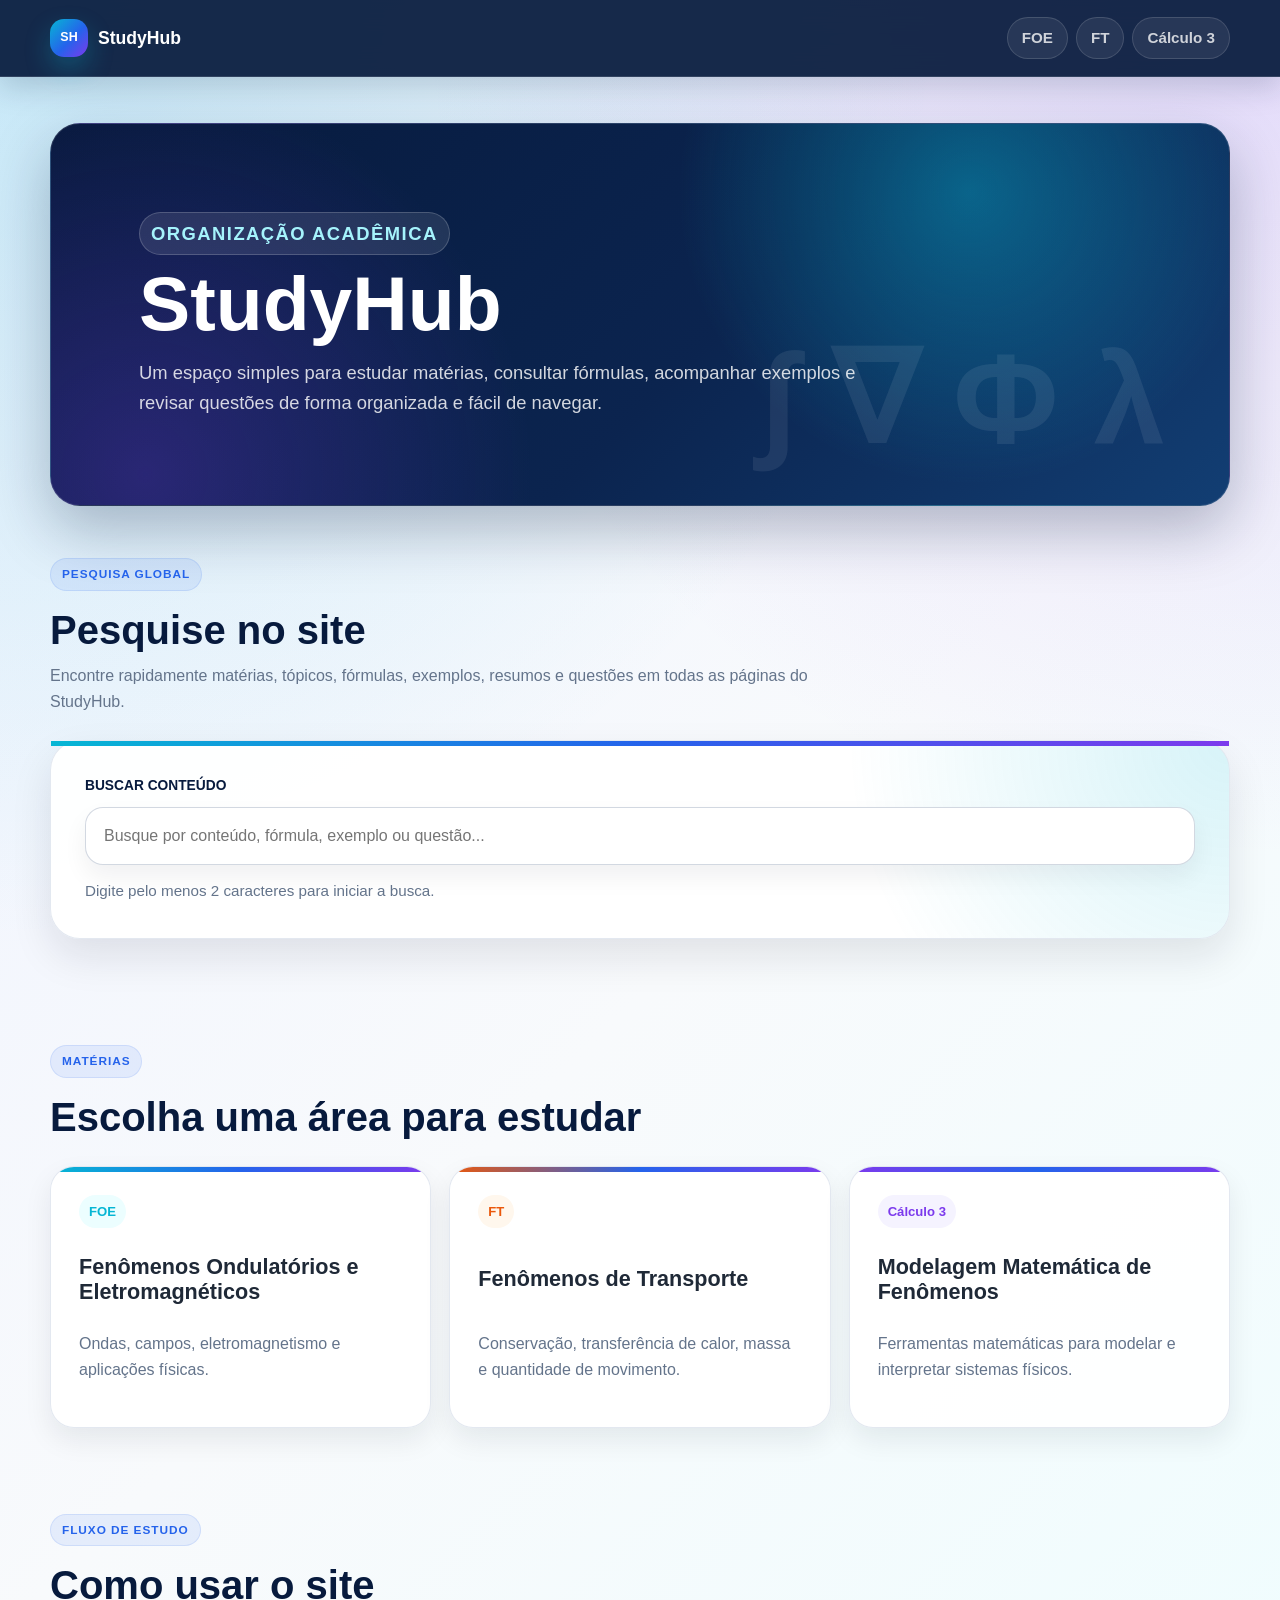
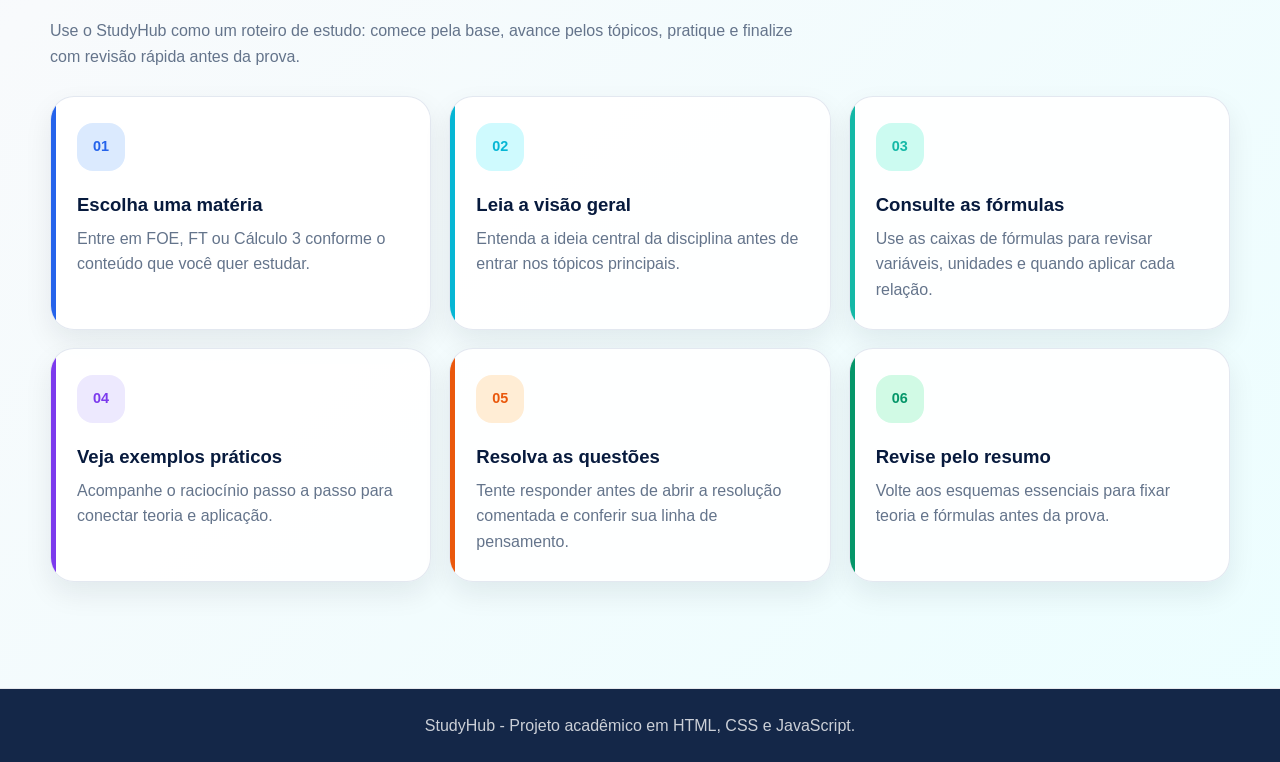
<file: index.html>
<!DOCTYPE html>
<html lang="pt-BR">
<head>
  <meta charset="UTF-8">
  <meta name="viewport" content="width=device-width, initial-scale=1.0">
  <title>StudyHub</title>
  <link rel="stylesheet" href="assets/css/style.css">
</head>
<body>
  <header class="site-header">
    <nav class="navbar" aria-label="Navegação principal">
      <a class="brand" href="index.html">StudyHub</a>
      <div class="nav-links">
        <a href="materias/foe.html">FOE</a>
        <a href="materias/ft.html">FT</a>
        <a href="materias/calculo3.html">Cálculo 3</a>
      </div>
    </nav>
  </header>

  <main>
    <section class="hero">
      <div class="hero-content">
        <p class="eyebrow">Organização acadêmica</p>
        <h1>StudyHub</h1>
        <p>
          Um espaço simples para estudar matérias, consultar fórmulas, acompanhar exemplos
          e revisar questões de forma organizada e fácil de navegar.
        </p>
      </div>
    </section>

    <section class="section search-section" id="pesquisa" aria-labelledby="search-title">
      <div class="section-heading">
        <p class="eyebrow">Pesquisa global</p>
        <h2 id="search-title">Pesquise no site</h2>
        <p>
          Encontre rapidamente matérias, tópicos, fórmulas, exemplos, resumos e questões
          em todas as páginas do StudyHub.
        </p>
      </div>

      <div class="search-panel" data-site-search>
        <label class="search-label" for="global-search">Buscar conteúdo</label>
        <input
          class="search-input"
          id="global-search"
          type="search"
          placeholder="Busque por conteúdo, fórmula, exemplo ou questão..."
          autocomplete="off"
          data-search-input
        >
        <p class="search-status" data-search-status>Digite pelo menos 2 caracteres para iniciar a busca.</p>
        <div class="search-results" data-search-results aria-live="polite"></div>
      </div>
    </section>

    <section class="section subjects-section" aria-labelledby="materias-title">
      <div class="section-heading">
        <p class="eyebrow">Matérias</p>
        <h2 id="materias-title">Escolha uma área para estudar</h2>
      </div>

      <div class="cards-grid">
        <a class="subject-card" href="materias/foe.html">
          <span class="card-code">FOE</span>
          <h3>Fenômenos Ondulatórios e Eletromagnéticos</h3>
          <p>Ondas, campos, eletromagnetismo e aplicações físicas.</p>
        </a>

        <a class="subject-card" href="materias/ft.html">
          <span class="card-code">FT</span>
          <h3>Fenômenos de Transporte</h3>
          <p>Conservação, transferência de calor, massa e quantidade de movimento.</p>
        </a>

        <a class="subject-card" href="materias/calculo3.html">
          <span class="card-code">Cálculo 3</span>
          <h3>Modelagem Matemática de Fenômenos</h3>
          <p>Ferramentas matemáticas para modelar e interpretar sistemas físicos.</p>
        </a>
      </div>
    </section>

    <section class="section how-section" id="como-usar" aria-labelledby="como-usar-title">
      <div class="section-heading">
        <p class="eyebrow">Fluxo de estudo</p>
        <h2 id="como-usar-title">Como usar o site</h2>
        <p>
          Use o StudyHub como um roteiro de estudo: comece pela base, avance pelos tópicos,
          pratique e finalize com revisão rápida antes da prova.
        </p>
      </div>

      <div class="steps-grid">
        <article class="step-card">
          <span class="step-number">01</span>
          <h3>Escolha uma matéria</h3>
          <p>Entre em FOE, FT ou Cálculo 3 conforme o conteúdo que você quer estudar.</p>
        </article>

        <article class="step-card">
          <span class="step-number">02</span>
          <h3>Leia a visão geral</h3>
          <p>Entenda a ideia central da disciplina antes de entrar nos tópicos principais.</p>
        </article>

        <article class="step-card">
          <span class="step-number">03</span>
          <h3>Consulte as fórmulas</h3>
          <p>Use as caixas de fórmulas para revisar variáveis, unidades e quando aplicar cada relação.</p>
        </article>

        <article class="step-card">
          <span class="step-number">04</span>
          <h3>Veja exemplos práticos</h3>
          <p>Acompanhe o raciocínio passo a passo para conectar teoria e aplicação.</p>
        </article>

        <article class="step-card">
          <span class="step-number">05</span>
          <h3>Resolva as questões</h3>
          <p>Tente responder antes de abrir a resolução comentada e conferir sua linha de pensamento.</p>
        </article>

        <article class="step-card">
          <span class="step-number">06</span>
          <h3>Revise pelo resumo</h3>
          <p>Volte aos esquemas essenciais para fixar teoria e fórmulas antes da prova.</p>
        </article>
      </div>
    </section>
  </main>

  <button class="back-to-top" type="button" aria-label="Voltar ao topo">↑</button>

  <footer class="site-footer">
    <p>StudyHub - Projeto acadêmico em HTML, CSS e JavaScript.</p>
  </footer>

  <script src="assets/js/main.js"></script>
</body>
</html>
</file>
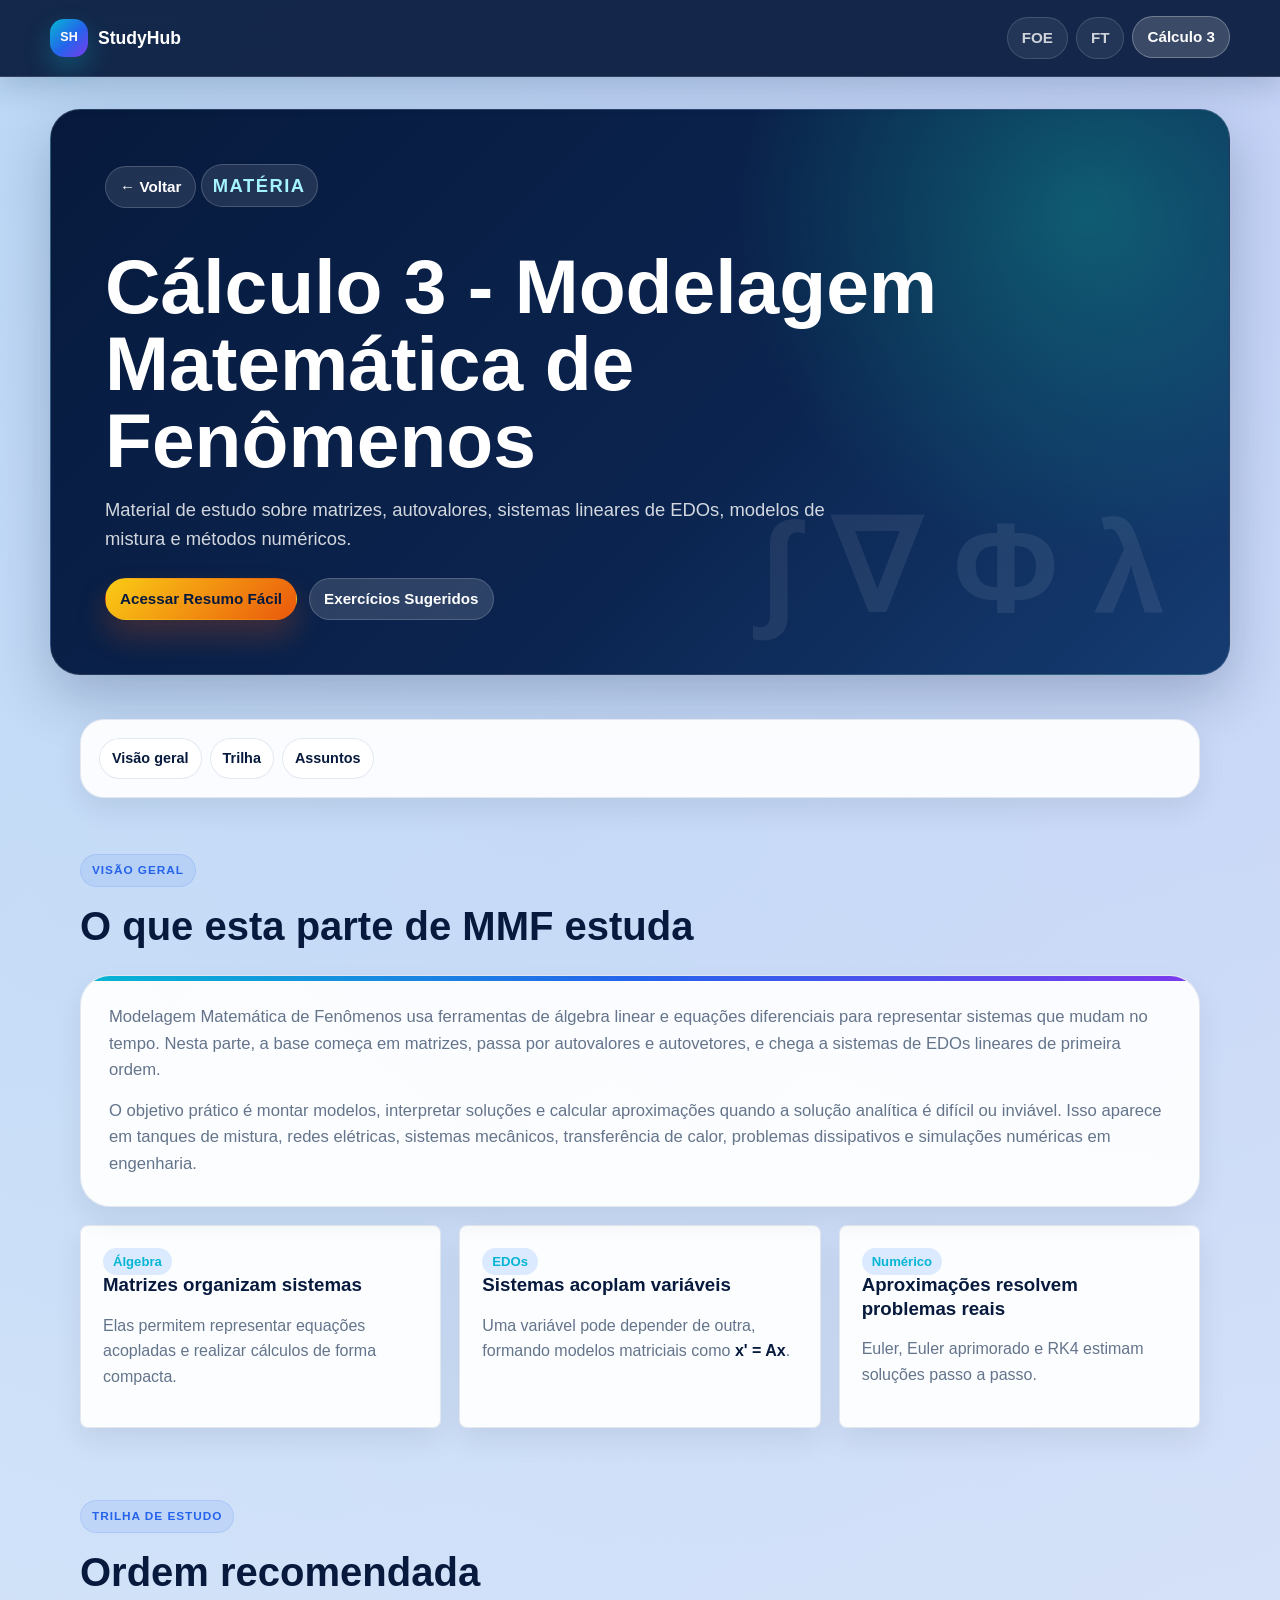
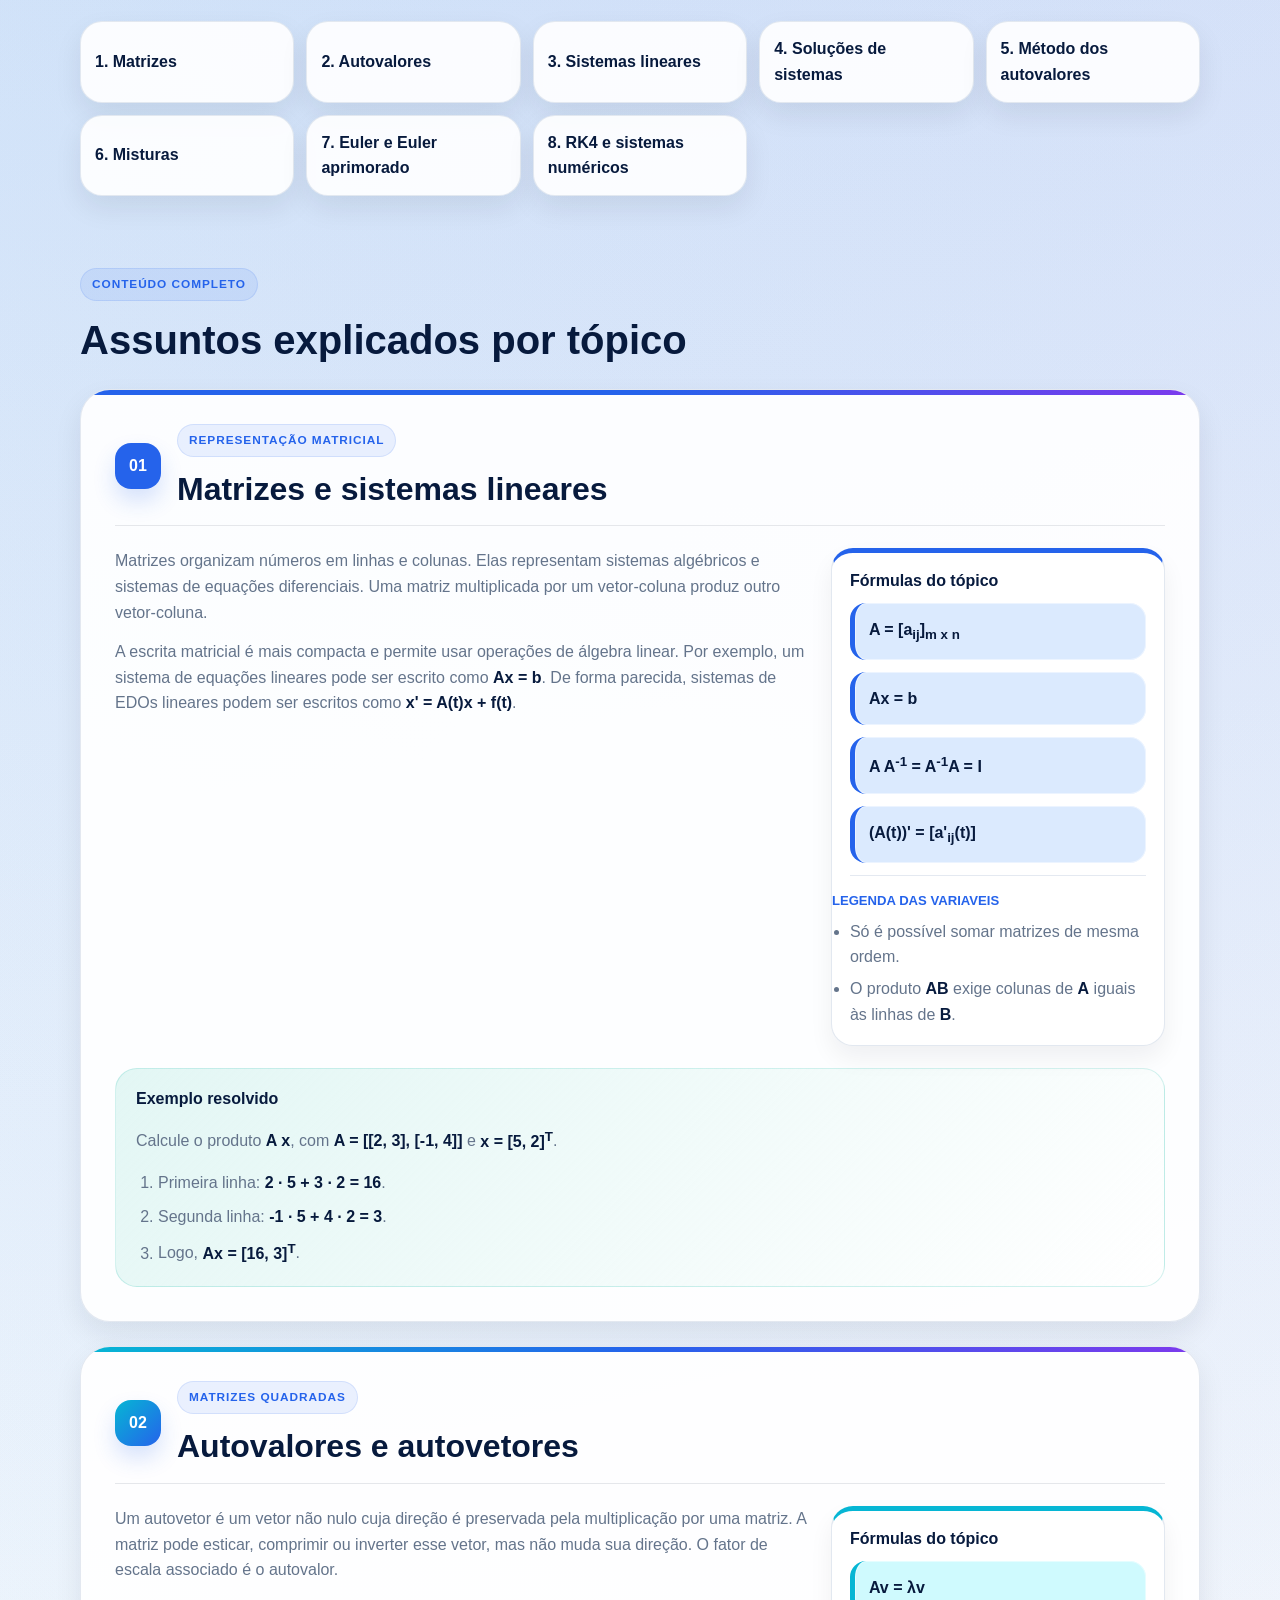
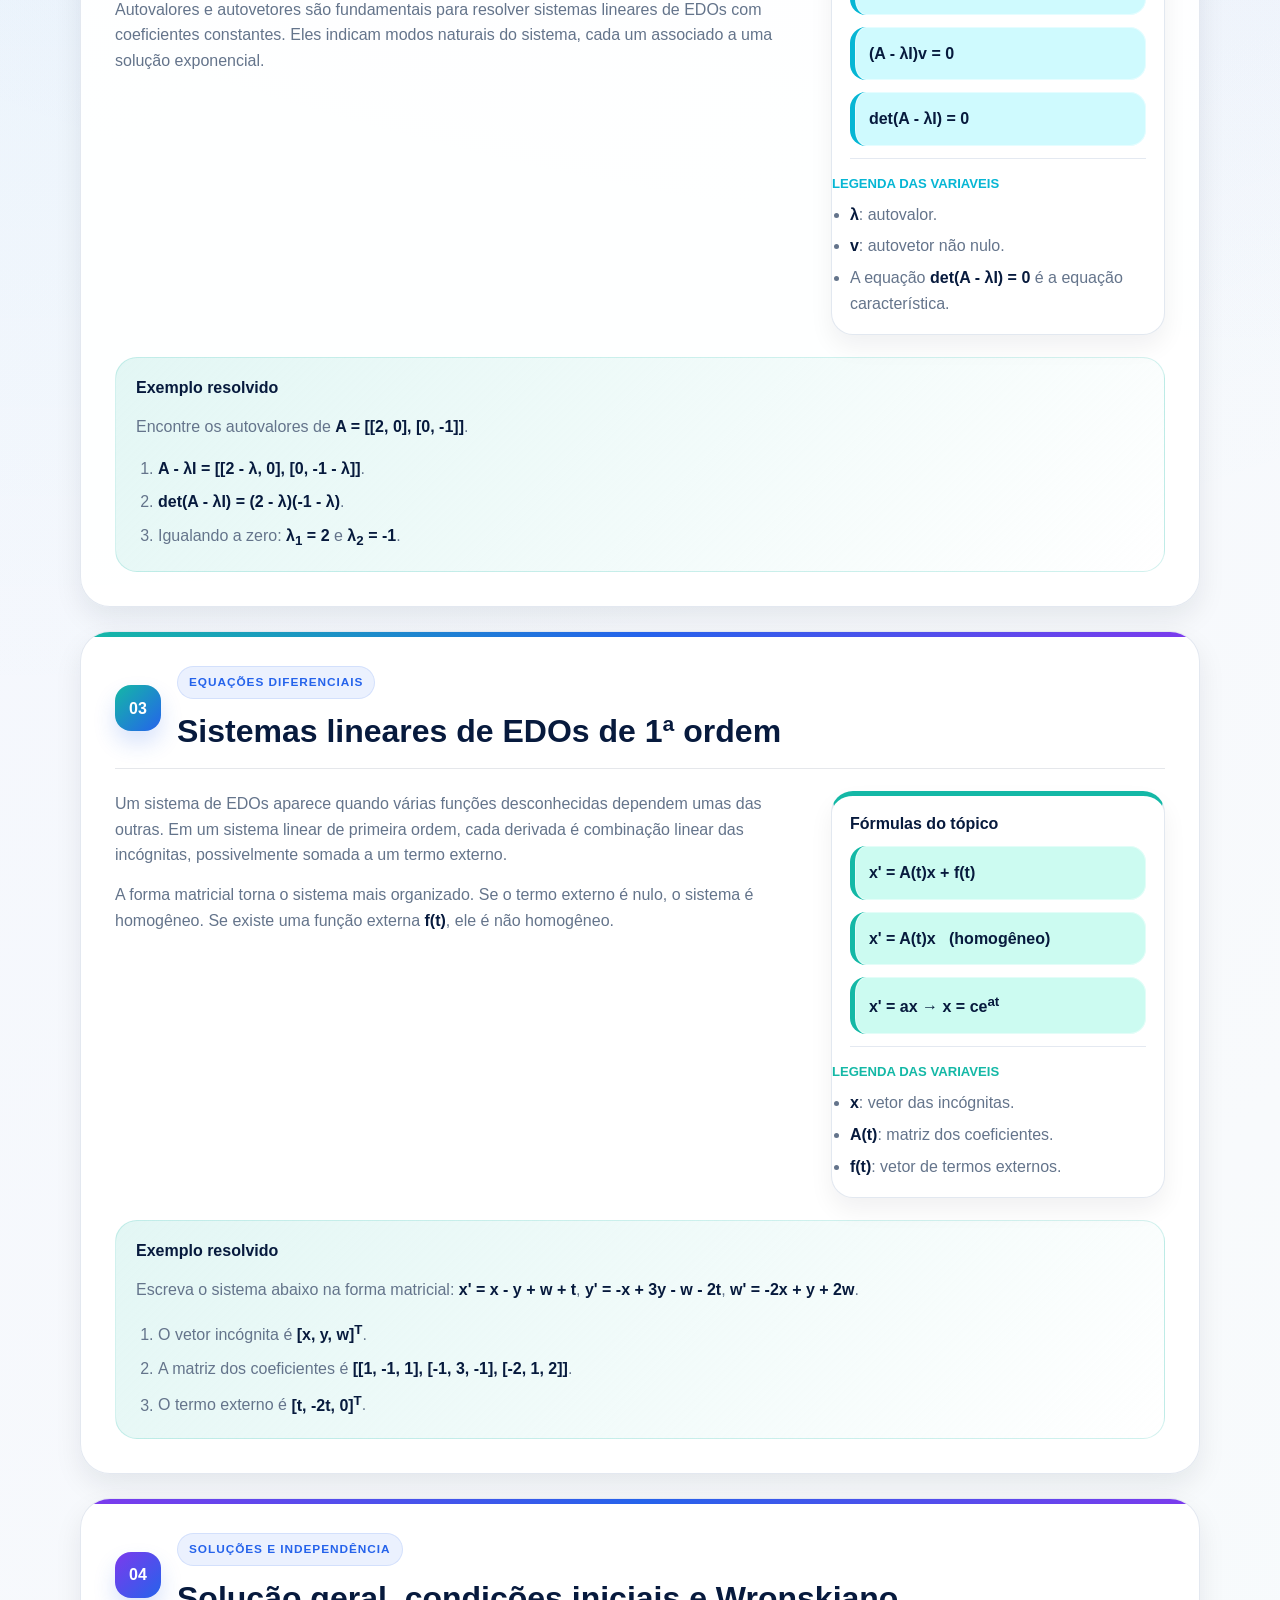
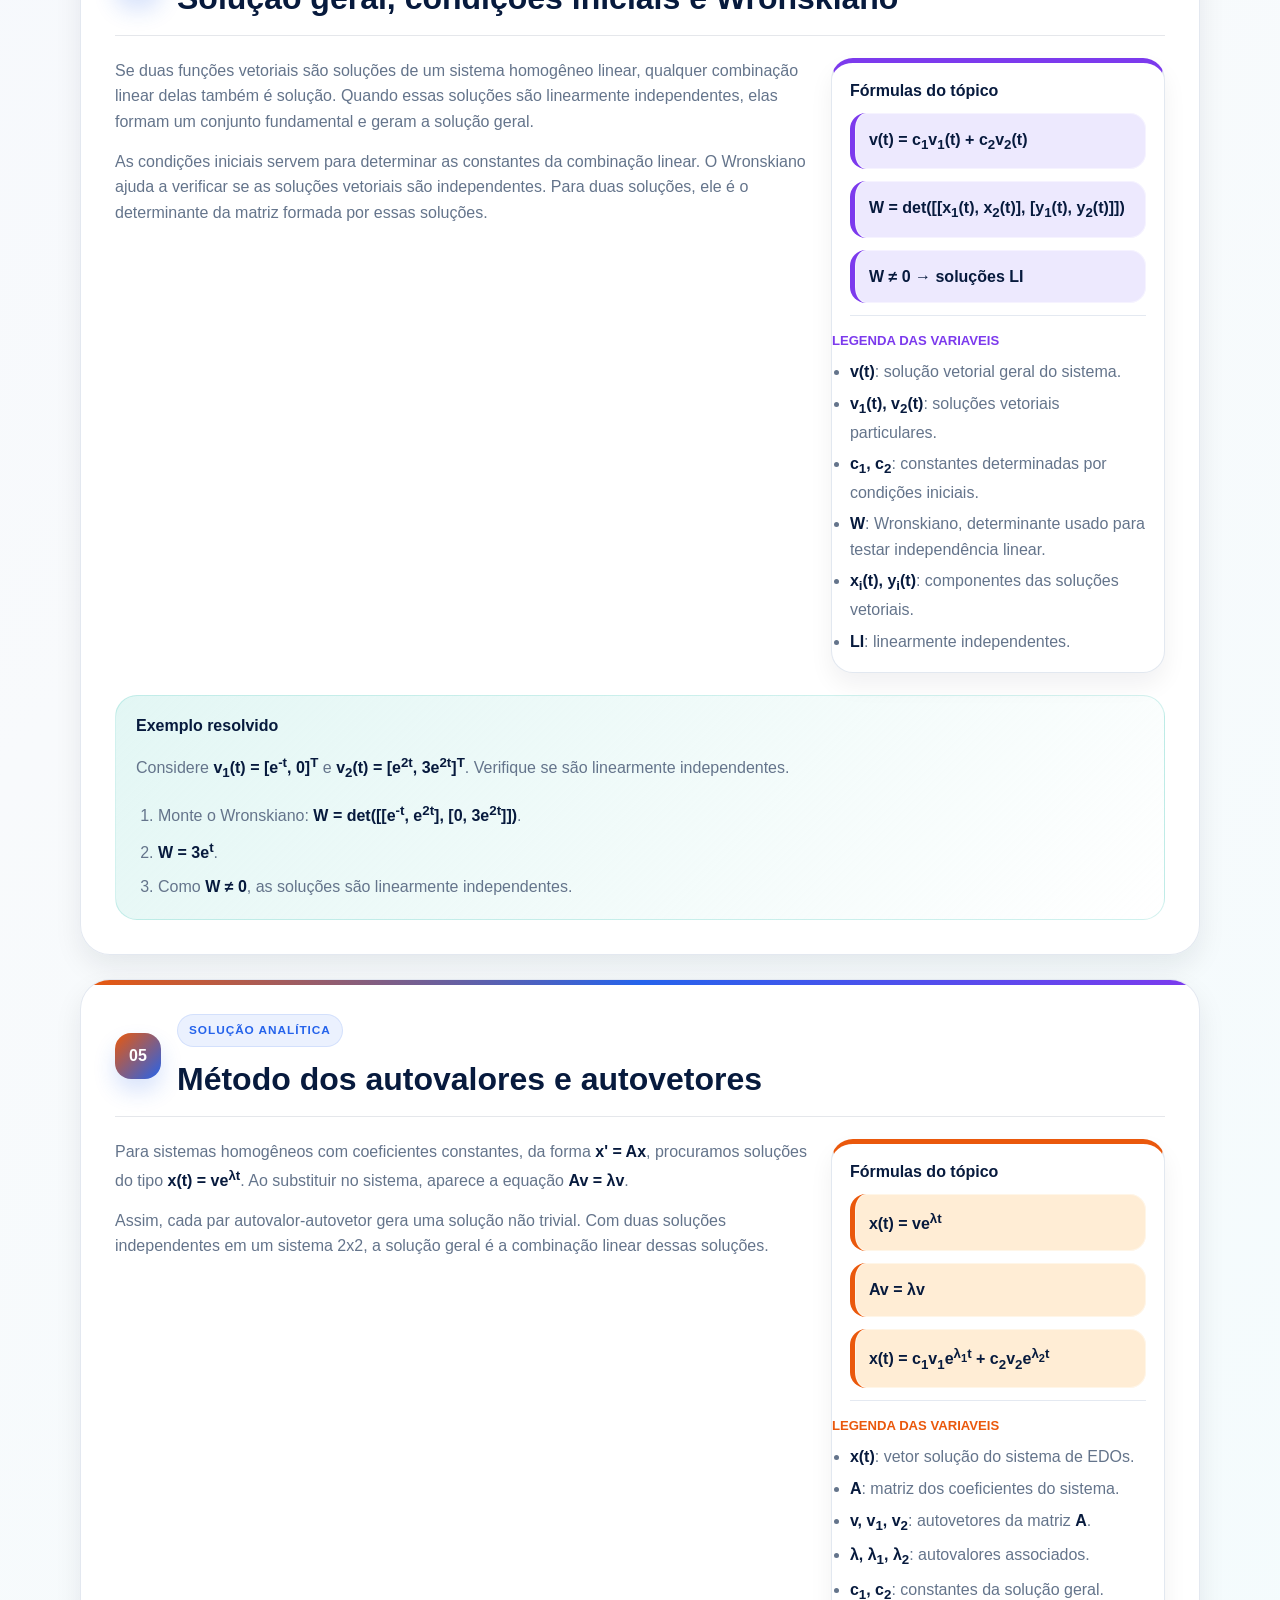
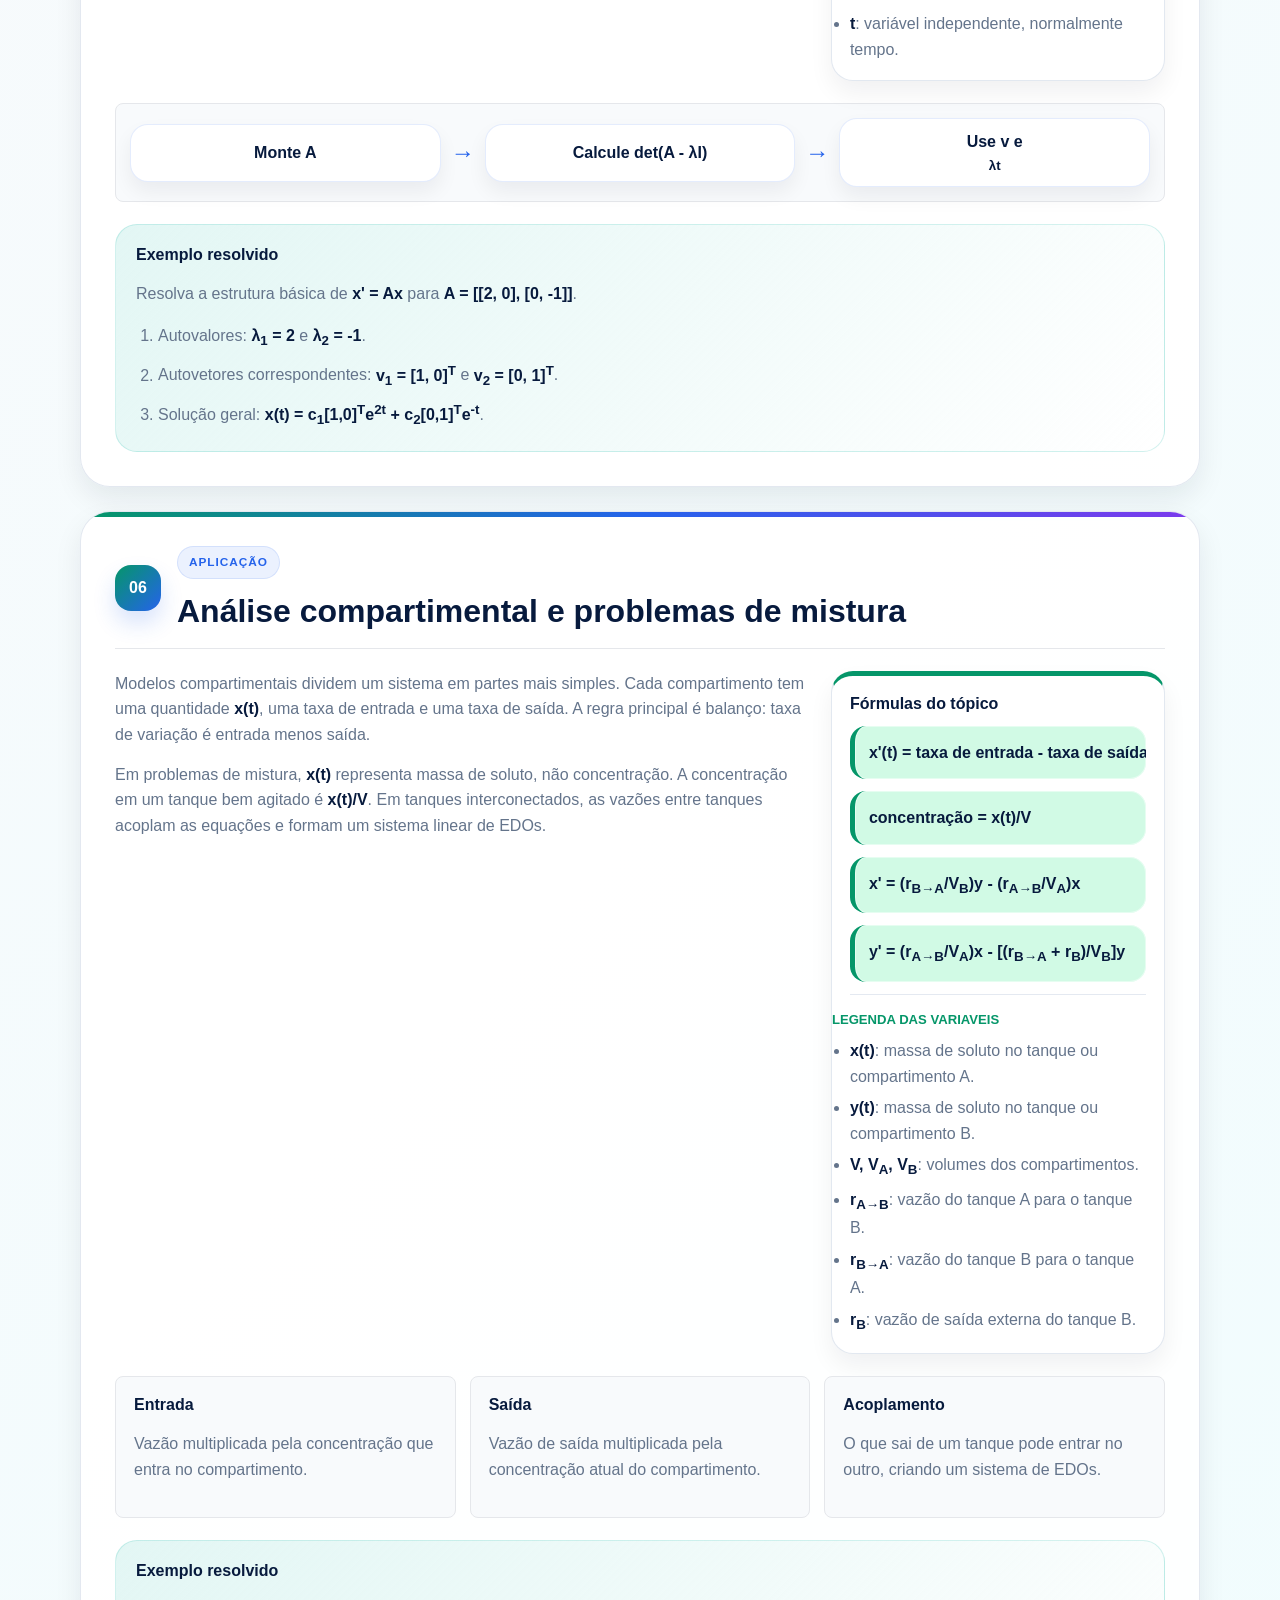
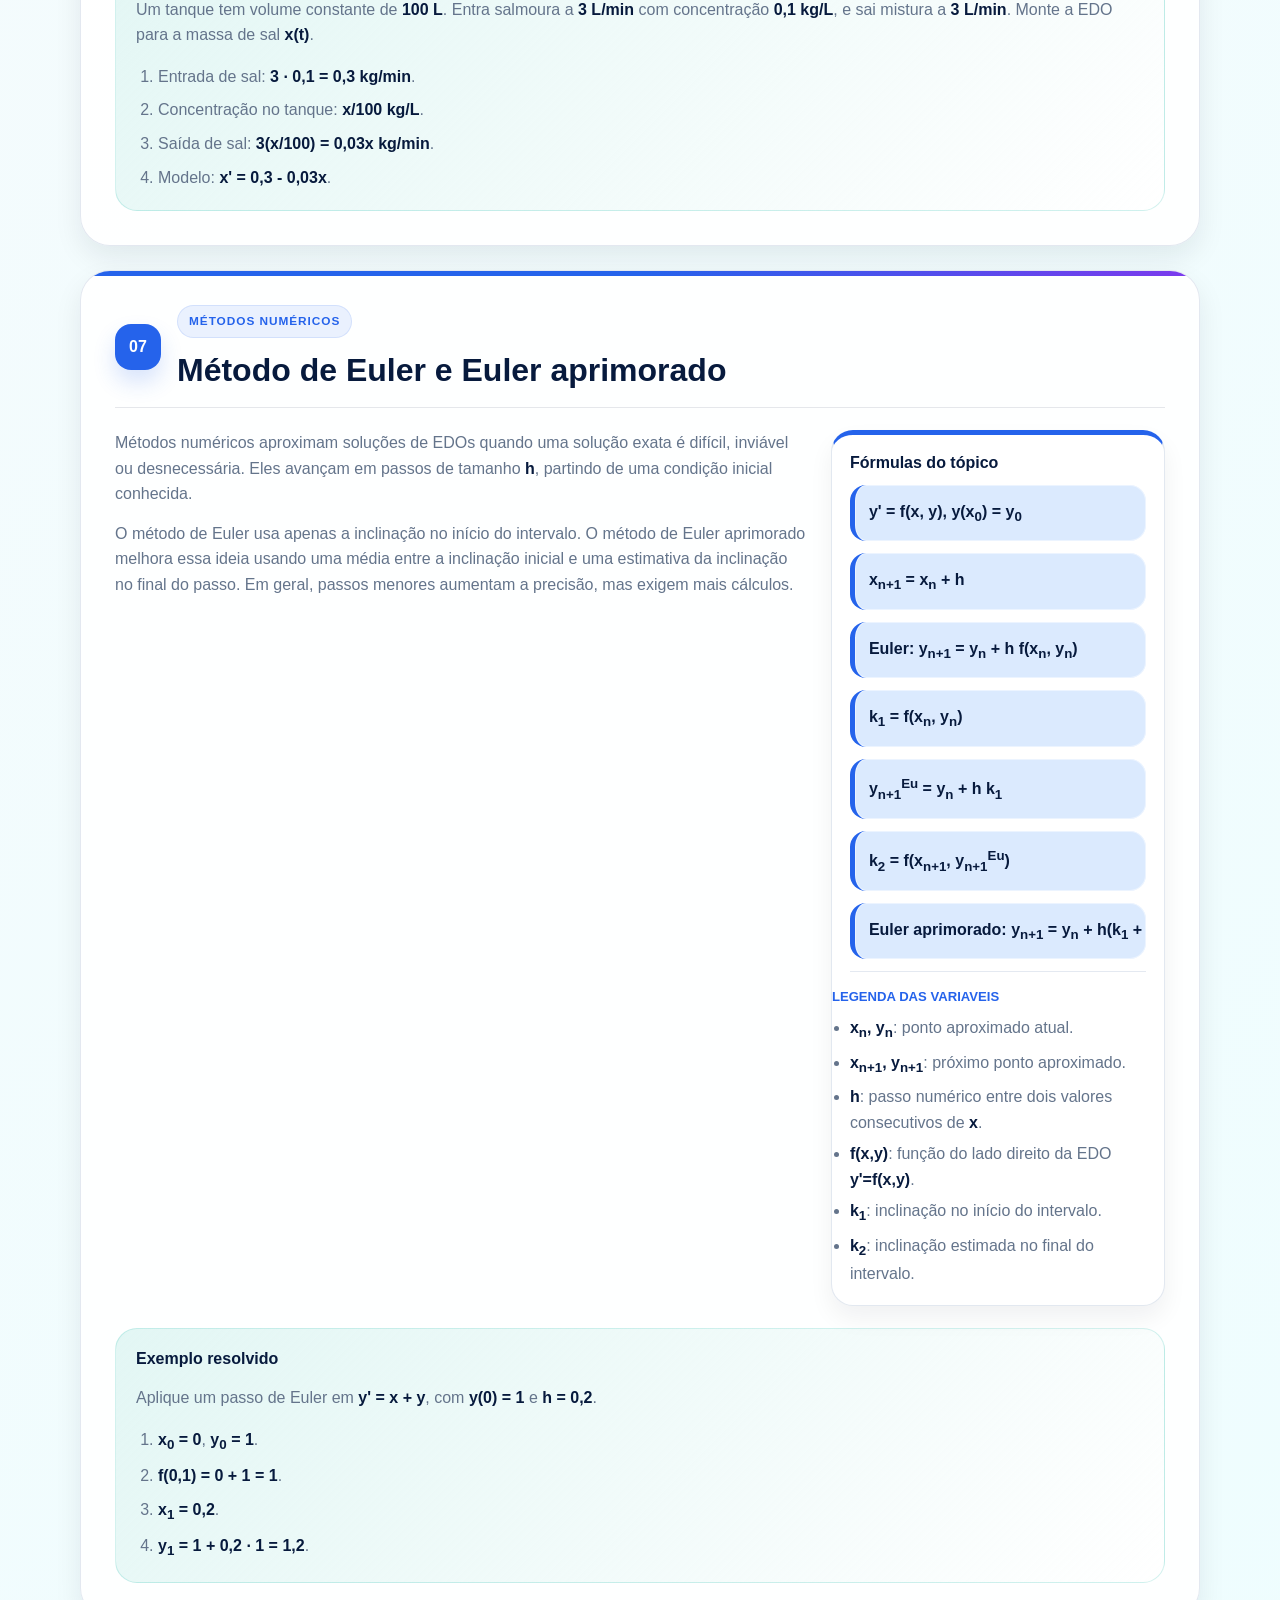
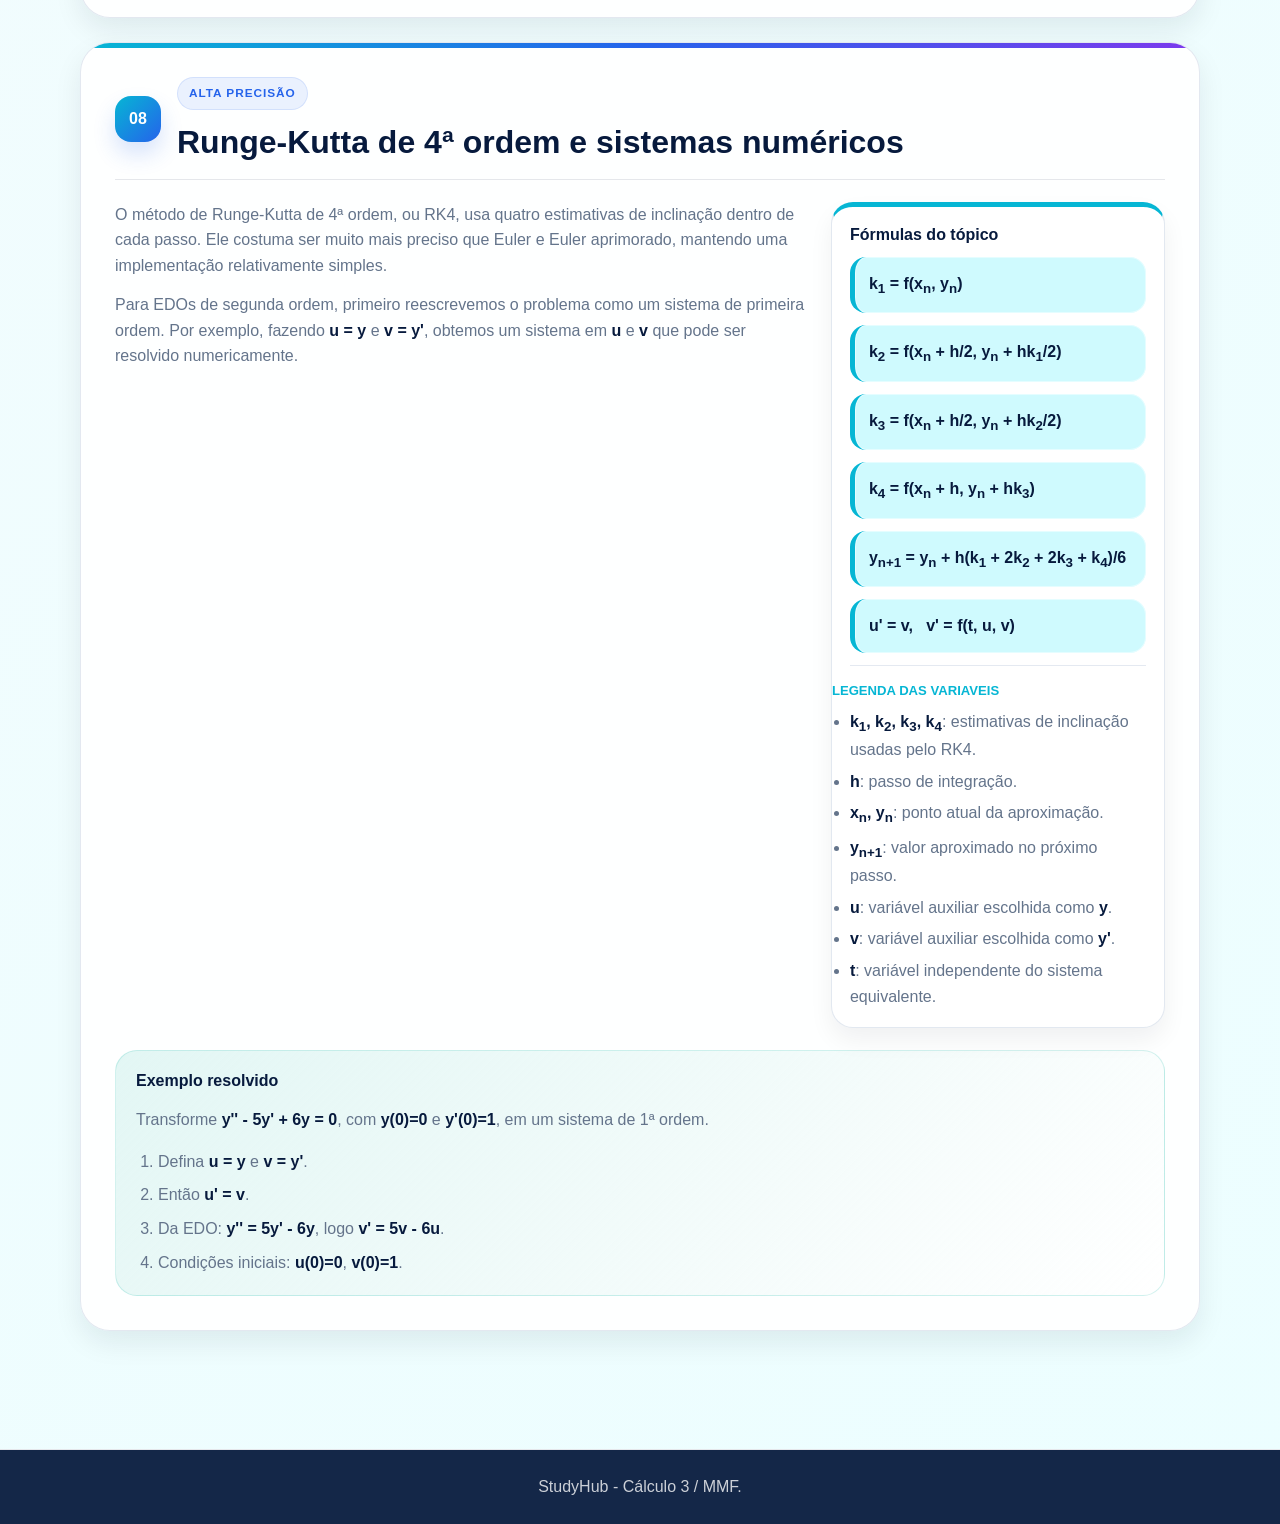
<file: materias/calculo3.html>
<!DOCTYPE html>
<html lang="pt-BR">
<head>
  <meta charset="UTF-8">
  <meta name="viewport" content="width=device-width, initial-scale=1.0">
  <title>Cálculo 3 / MMF | StudyHub</title>
  <link rel="stylesheet" href="../assets/css/style.css">
</head>
<body>
  <header class="site-header">
    <nav class="navbar" aria-label="Navegação principal">
      <a class="brand" href="../index.html">StudyHub</a>
      <div class="nav-links">
        <a href="foe.html">FOE</a>
        <a href="ft.html">FT</a>
        <a href="calculo3.html" aria-current="page">Cálculo 3</a>
      </div>
    </nav>
  </header>

  <main class="study-page">
    <section class="page-title">
      <a class="nav-button" href="../index.html">&larr; Voltar</a>
      <p class="eyebrow">Matéria</p>
      <h1>Cálculo 3 - Modelagem Matemática de Fenômenos</h1>
      <p>
        Material de estudo sobre matrizes, autovalores, sistemas lineares de EDOs,
        modelos de mistura e métodos numéricos.
      </p>
      <div class="page-title-actions" id="resumo-facil">
        <a class="nav-button summary-top-button" href="resumos/calculo3-resumo.html">Acessar Resumo Fácil</a>
        <a class="nav-button exercise-top-button" href="exercicios/calculo3-exercicios.html">Exercícios Sugeridos</a>
      </div>
    </section>

    <nav class="jump-nav" aria-label="Navegação da página">
      <a href="#visao-geral">Visão geral</a>
      <a href="#trilha">Trilha</a>
      <a href="#assuntos">Assuntos</a>
    </nav>

    <section class="study-block" id="visao-geral">
      <div class="section-heading">
        <p class="eyebrow">Visão geral</p>
        <h2>O que esta parte de MMF estuda</h2>
      </div>

      <div class="lead-panel">
        <p>
          Modelagem Matemática de Fenômenos usa ferramentas de álgebra linear e equações
          diferenciais para representar sistemas que mudam no tempo. Nesta parte, a base
          começa em matrizes, passa por autovalores e autovetores, e chega a sistemas de
          EDOs lineares de primeira ordem.
        </p>
        <p>
          O objetivo prático é montar modelos, interpretar soluções e calcular aproximações
          quando a solução analítica é difícil ou inviável. Isso aparece em tanques de mistura,
          redes elétricas, sistemas mecânicos, transferência de calor, problemas dissipativos
          e simulações numéricas em engenharia.
        </p>
      </div>

      <div class="concept-grid">
        <article class="info-card">
          <span class="card-code">Álgebra</span>
          <h3>Matrizes organizam sistemas</h3>
          <p>Elas permitem representar equações acopladas e realizar cálculos de forma compacta.</p>
        </article>

        <article class="info-card">
          <span class="card-code">EDOs</span>
          <h3>Sistemas acoplam variáveis</h3>
          <p>Uma variável pode depender de outra, formando modelos matriciais como <span class="math">x' = Ax</span>.</p>
        </article>

        <article class="info-card">
          <span class="card-code">Numérico</span>
          <h3>Aproximações resolvem problemas reais</h3>
          <p>Euler, Euler aprimorado e RK4 estimam soluções passo a passo.</p>
        </article>
      </div>
    </section>

    <section class="study-block" id="trilha">
      <div class="section-heading">
        <p class="eyebrow">Trilha de estudo</p>
        <h2>Ordem recomendada</h2>
      </div>

      <div class="learning-path">
        <a href="#matrizes">1. Matrizes</a>
        <a href="#autovalores">2. Autovalores</a>
        <a href="#sistemas-lineares">3. Sistemas lineares</a>
        <a href="#solucoes-sistemas">4. Soluções de sistemas</a>
        <a href="#metodo-autovalores">5. Método dos autovalores</a>
        <a href="#misturas">6. Misturas</a>
        <a href="#euler">7. Euler e Euler aprimorado</a>
        <a href="#rk4">8. RK4 e sistemas numéricos</a>
      </div>
    </section>

    <section class="study-block" id="assuntos">
      <div class="section-heading">
        <p class="eyebrow">Conteúdo completo</p>
        <h2>Assuntos explicados por tópico</h2>
      </div>

      <article class="lesson-topic" id="matrizes">
        <header class="topic-header">
          <span class="topic-number">01</span>
          <div>
            <p class="eyebrow">Representação matricial</p>
            <h3>Matrizes e sistemas lineares</h3>
          </div>
        </header>

        <div class="topic-content">
          <div class="topic-explanation">
            <p>
              Matrizes organizam números em linhas e colunas. Elas representam sistemas
              algébricos e sistemas de equações diferenciais. Uma matriz multiplicada por
              um vetor-coluna produz outro vetor-coluna.
            </p>
            <p>
              A escrita matricial é mais compacta e permite usar operações de álgebra linear.
              Por exemplo, um sistema de equações lineares pode ser escrito como
              <span class="math">Ax = b</span>. De forma parecida, sistemas de EDOs lineares
              podem ser escritos como <span class="math">x' = A(t)x + f(t)</span>.
            </p>
          </div>

          <aside class="formula-panel">
            <h4>Fórmulas do tópico</h4>
            <p class="formula">A = [a<sub>ij</sub>]<sub>m x n</sub></p>
            <p class="formula">Ax = b</p>
            <p class="formula">A A<sup>-1</sup> = A<sup>-1</sup>A = I</p>
            <p class="formula">(A(t))' = [a'<sub>ij</sub>(t)]</p>
            <ul>
              <li>Só é possível somar matrizes de mesma ordem.</li>
              <li>O produto <span class="math">AB</span> exige colunas de <span class="math">A</span> iguais às linhas de <span class="math">B</span>.</li>
            </ul>
          </aside>
        </div>

        <div class="topic-example">
          <h4>Exemplo resolvido</h4>
          <p>
            Calcule o produto
            <span class="math">A x</span>, com
            <span class="math">A = [[2, 3], [-1, 4]]</span> e
            <span class="math">x = [5, 2]<sup>T</sup></span>.
          </p>
          <ol>
            <li>Primeira linha: <span class="math">2 &middot; 5 + 3 &middot; 2 = 16</span>.</li>
            <li>Segunda linha: <span class="math">-1 &middot; 5 + 4 &middot; 2 = 3</span>.</li>
            <li>Logo, <span class="math">Ax = [16, 3]<sup>T</sup></span>.</li>
          </ol>
        </div>
      </article>

      <article class="lesson-topic" id="autovalores">
        <header class="topic-header">
          <span class="topic-number">02</span>
          <div>
            <p class="eyebrow">Matrizes quadradas</p>
            <h3>Autovalores e autovetores</h3>
          </div>
        </header>

        <div class="topic-content">
          <div class="topic-explanation">
            <p>
              Um autovetor é um vetor não nulo cuja direção é preservada pela multiplicação
              por uma matriz. A matriz pode esticar, comprimir ou inverter esse vetor, mas
              não muda sua direção. O fator de escala associado é o autovalor.
            </p>
            <p>
              Autovalores e autovetores são fundamentais para resolver sistemas lineares de
              EDOs com coeficientes constantes. Eles indicam modos naturais do sistema, cada
              um associado a uma solução exponencial.
            </p>
          </div>

          <aside class="formula-panel">
            <h4>Fórmulas do tópico</h4>
            <p class="formula">Av = &lambda;v</p>
            <p class="formula">(A - &lambda;I)v = 0</p>
            <p class="formula">det(A - &lambda;I) = 0</p>
            <ul>
              <li><span class="math">&lambda;</span>: autovalor.</li>
              <li><span class="math">v</span>: autovetor não nulo.</li>
              <li>A equação <span class="math">det(A - &lambda;I) = 0</span> é a equação característica.</li>
            </ul>
          </aside>
        </div>

        <div class="topic-example">
          <h4>Exemplo resolvido</h4>
          <p>
            Encontre os autovalores de
            <span class="math">A = [[2, 0], [0, -1]]</span>.
          </p>
          <ol>
            <li><span class="math">A - &lambda;I = [[2 - &lambda;, 0], [0, -1 - &lambda;]]</span>.</li>
            <li><span class="math">det(A - &lambda;I) = (2 - &lambda;)(-1 - &lambda;)</span>.</li>
            <li>Igualando a zero: <span class="math">&lambda;<sub>1</sub> = 2</span> e <span class="math">&lambda;<sub>2</sub> = -1</span>.</li>
          </ol>
        </div>
      </article>

      <article class="lesson-topic" id="sistemas-lineares">
        <header class="topic-header">
          <span class="topic-number">03</span>
          <div>
            <p class="eyebrow">Equações diferenciais</p>
            <h3>Sistemas lineares de EDOs de 1ª ordem</h3>
          </div>
        </header>

        <div class="topic-content">
          <div class="topic-explanation">
            <p>
              Um sistema de EDOs aparece quando várias funções desconhecidas dependem umas
              das outras. Em um sistema linear de primeira ordem, cada derivada é combinação
              linear das incógnitas, possivelmente somada a um termo externo.
            </p>
            <p>
              A forma matricial torna o sistema mais organizado. Se o termo externo é nulo,
              o sistema é homogêneo. Se existe uma função externa <span class="math">f(t)</span>,
              ele é não homogêneo.
            </p>
          </div>

          <aside class="formula-panel">
            <h4>Fórmulas do tópico</h4>
            <p class="formula">x' = A(t)x + f(t)</p>
            <p class="formula">x' = A(t)x &nbsp; (homogêneo)</p>
            <p class="formula">x' = ax &rarr; x = ce<sup>at</sup></p>
            <ul>
              <li><span class="math">x</span>: vetor das incógnitas.</li>
              <li><span class="math">A(t)</span>: matriz dos coeficientes.</li>
              <li><span class="math">f(t)</span>: vetor de termos externos.</li>
            </ul>
          </aside>
        </div>

        <div class="topic-example">
          <h4>Exemplo resolvido</h4>
          <p>
            Escreva o sistema abaixo na forma matricial:
            <span class="math">x' = x - y + w + t</span>,
            <span class="math">y' = -x + 3y - w - 2t</span>,
            <span class="math">w' = -2x + y + 2w</span>.
          </p>
          <ol>
            <li>O vetor incógnita é <span class="math">[x, y, w]<sup>T</sup></span>.</li>
            <li>A matriz dos coeficientes é <span class="math">[[1, -1, 1], [-1, 3, -1], [-2, 1, 2]]</span>.</li>
            <li>O termo externo é <span class="math">[t, -2t, 0]<sup>T</sup></span>.</li>
          </ol>
        </div>
      </article>

      <article class="lesson-topic" id="solucoes-sistemas">
        <header class="topic-header">
          <span class="topic-number">04</span>
          <div>
            <p class="eyebrow">Soluções e independência</p>
            <h3>Solução geral, condições iniciais e Wronskiano</h3>
          </div>
        </header>

        <div class="topic-content">
          <div class="topic-explanation">
            <p>
              Se duas funções vetoriais são soluções de um sistema homogêneo linear, qualquer
              combinação linear delas também é solução. Quando essas soluções são linearmente
              independentes, elas formam um conjunto fundamental e geram a solução geral.
            </p>
            <p>
              As condições iniciais servem para determinar as constantes da combinação linear.
              O Wronskiano ajuda a verificar se as soluções vetoriais são independentes. Para
              duas soluções, ele é o determinante da matriz formada por essas soluções.
            </p>
          </div>

          <aside class="formula-panel">
            <h4>Fórmulas do tópico</h4>
            <p class="formula">v(t) = c<sub>1</sub>v<sub>1</sub>(t) + c<sub>2</sub>v<sub>2</sub>(t)</p>
            <p class="formula">W = det([[x<sub>1</sub>(t), x<sub>2</sub>(t)], [y<sub>1</sub>(t), y<sub>2</sub>(t)]])</p>
            <p class="formula">W &ne; 0 &rarr; soluções LI</p>
            <ul>
              <li><span class="math">v(t)</span>: solução vetorial geral do sistema.</li>
              <li><span class="math">v<sub>1</sub>(t), v<sub>2</sub>(t)</span>: soluções vetoriais particulares.</li>
              <li><span class="math">c<sub>1</sub>, c<sub>2</sub></span>: constantes determinadas por condições iniciais.</li>
              <li><span class="math">W</span>: Wronskiano, determinante usado para testar independência linear.</li>
              <li><span class="math">x<sub>i</sub>(t), y<sub>i</sub>(t)</span>: componentes das soluções vetoriais.</li>
              <li><span class="math">LI</span>: linearmente independentes.</li>
            </ul>
          </aside>
        </div>

        <div class="topic-example">
          <h4>Exemplo resolvido</h4>
          <p>
            Considere <span class="math">v<sub>1</sub>(t) = [e<sup>-t</sup>, 0]<sup>T</sup></span>
            e <span class="math">v<sub>2</sub>(t) = [e<sup>2t</sup>, 3e<sup>2t</sup>]<sup>T</sup></span>.
            Verifique se são linearmente independentes.
          </p>
          <ol>
            <li>Monte o Wronskiano: <span class="math">W = det([[e<sup>-t</sup>, e<sup>2t</sup>], [0, 3e<sup>2t</sup>]])</span>.</li>
            <li><span class="math">W = 3e<sup>t</sup></span>.</li>
            <li>Como <span class="math">W &ne; 0</span>, as soluções são linearmente independentes.</li>
          </ol>
        </div>
      </article>

      <article class="lesson-topic" id="metodo-autovalores">
        <header class="topic-header">
          <span class="topic-number">05</span>
          <div>
            <p class="eyebrow">Solução analítica</p>
            <h3>Método dos autovalores e autovetores</h3>
          </div>
        </header>

        <div class="topic-content">
          <div class="topic-explanation">
            <p>
              Para sistemas homogêneos com coeficientes constantes, da forma
              <span class="math">x' = Ax</span>, procuramos soluções do tipo
              <span class="math">x(t) = ve<sup>&lambda;t</sup></span>. Ao substituir no sistema,
              aparece a equação <span class="math">Av = &lambda;v</span>.
            </p>
            <p>
              Assim, cada par autovalor-autovetor gera uma solução não trivial. Com duas
              soluções independentes em um sistema 2x2, a solução geral é a combinação linear
              dessas soluções.
            </p>
          </div>

          <aside class="formula-panel">
            <h4>Fórmulas do tópico</h4>
            <p class="formula">x(t) = ve<sup>&lambda;t</sup></p>
            <p class="formula">Av = &lambda;v</p>
            <p class="formula">x(t) = c<sub>1</sub>v<sub>1</sub>e<sup>&lambda;<sub>1</sub>t</sup> + c<sub>2</sub>v<sub>2</sub>e<sup>&lambda;<sub>2</sub>t</sup></p>
            <ul>
              <li><span class="math">x(t)</span>: vetor solução do sistema de EDOs.</li>
              <li><span class="math">A</span>: matriz dos coeficientes do sistema.</li>
              <li><span class="math">v, v<sub>1</sub>, v<sub>2</sub></span>: autovetores da matriz <span class="math">A</span>.</li>
              <li><span class="math">&lambda;, &lambda;<sub>1</sub>, &lambda;<sub>2</sub></span>: autovalores associados.</li>
              <li><span class="math">c<sub>1</sub>, c<sub>2</sub></span>: constantes da solução geral.</li>
              <li><span class="math">t</span>: variável independente, normalmente tempo.</li>
            </ul>
          </aside>
        </div>

        <div class="concept-strip">
          <span>Monte A</span>
          <span class="flow-arrow">&rarr;</span>
          <span>Calcule det(A - &lambda;I)</span>
          <span class="flow-arrow">&rarr;</span>
          <span>Use v e<sup>&lambda;t</sup></span>
        </div>

        <div class="topic-example">
          <h4>Exemplo resolvido</h4>
          <p>
            Resolva a estrutura básica de <span class="math">x' = Ax</span> para
            <span class="math">A = [[2, 0], [0, -1]]</span>.
          </p>
          <ol>
            <li>Autovalores: <span class="math">&lambda;<sub>1</sub> = 2</span> e <span class="math">&lambda;<sub>2</sub> = -1</span>.</li>
            <li>Autovetores correspondentes: <span class="math">v<sub>1</sub> = [1, 0]<sup>T</sup></span> e <span class="math">v<sub>2</sub> = [0, 1]<sup>T</sup></span>.</li>
            <li>Solução geral: <span class="math">x(t) = c<sub>1</sub>[1,0]<sup>T</sup>e<sup>2t</sup> + c<sub>2</sub>[0,1]<sup>T</sup>e<sup>-t</sup></span>.</li>
          </ol>
        </div>
      </article>

      <article class="lesson-topic" id="misturas">
        <header class="topic-header">
          <span class="topic-number">06</span>
          <div>
            <p class="eyebrow">Aplicação</p>
            <h3>Análise compartimental e problemas de mistura</h3>
          </div>
        </header>

        <div class="topic-content">
          <div class="topic-explanation">
            <p>
              Modelos compartimentais dividem um sistema em partes mais simples. Cada
              compartimento tem uma quantidade <span class="math">x(t)</span>, uma taxa de
              entrada e uma taxa de saída. A regra principal é balanço: taxa de variação é
              entrada menos saída.
            </p>
            <p>
              Em problemas de mistura, <span class="math">x(t)</span> representa massa de
              soluto, não concentração. A concentração em um tanque bem agitado é
              <span class="math">x(t)/V</span>. Em tanques interconectados, as vazões entre
              tanques acoplam as equações e formam um sistema linear de EDOs.
            </p>
          </div>

          <aside class="formula-panel">
            <h4>Fórmulas do tópico</h4>
            <p class="formula">x'(t) = taxa de entrada - taxa de saída</p>
            <p class="formula">concentração = x(t)/V</p>
            <p class="formula">x' = (r<sub>B&rarr;A</sub>/V<sub>B</sub>)y - (r<sub>A&rarr;B</sub>/V<sub>A</sub>)x</p>
            <p class="formula">y' = (r<sub>A&rarr;B</sub>/V<sub>A</sub>)x - [(r<sub>B&rarr;A</sub> + r<sub>B</sub>)/V<sub>B</sub>]y</p>
            <ul>
              <li><span class="math">x(t)</span>: massa de soluto no tanque ou compartimento A.</li>
              <li><span class="math">y(t)</span>: massa de soluto no tanque ou compartimento B.</li>
              <li><span class="math">V, V<sub>A</sub>, V<sub>B</sub></span>: volumes dos compartimentos.</li>
              <li><span class="math">r<sub>A&rarr;B</sub></span>: vazão do tanque A para o tanque B.</li>
              <li><span class="math">r<sub>B&rarr;A</sub></span>: vazão do tanque B para o tanque A.</li>
              <li><span class="math">r<sub>B</sub></span>: vazão de saída externa do tanque B.</li>
            </ul>
          </aside>
        </div>

        <div class="compare-block">
          <div>
            <h4>Entrada</h4>
            <p>Vazão multiplicada pela concentração que entra no compartimento.</p>
          </div>
          <div>
            <h4>Saída</h4>
            <p>Vazão de saída multiplicada pela concentração atual do compartimento.</p>
          </div>
          <div>
            <h4>Acoplamento</h4>
            <p>O que sai de um tanque pode entrar no outro, criando um sistema de EDOs.</p>
          </div>
        </div>

        <div class="topic-example">
          <h4>Exemplo resolvido</h4>
          <p>
            Um tanque tem volume constante de <span class="math">100 L</span>. Entra salmoura
            a <span class="math">3 L/min</span> com concentração <span class="math">0,1 kg/L</span>,
            e sai mistura a <span class="math">3 L/min</span>. Monte a EDO para a massa de sal
            <span class="math">x(t)</span>.
          </p>
          <ol>
            <li>Entrada de sal: <span class="math">3 &middot; 0,1 = 0,3 kg/min</span>.</li>
            <li>Concentração no tanque: <span class="math">x/100 kg/L</span>.</li>
            <li>Saída de sal: <span class="math">3(x/100) = 0,03x kg/min</span>.</li>
            <li>Modelo: <span class="math">x' = 0,3 - 0,03x</span>.</li>
          </ol>
        </div>
      </article>

      <article class="lesson-topic" id="euler">
        <header class="topic-header">
          <span class="topic-number">07</span>
          <div>
            <p class="eyebrow">Métodos numéricos</p>
            <h3>Método de Euler e Euler aprimorado</h3>
          </div>
        </header>

        <div class="topic-content">
          <div class="topic-explanation">
            <p>
              Métodos numéricos aproximam soluções de EDOs quando uma solução exata é difícil,
              inviável ou desnecessária. Eles avançam em passos de tamanho <span class="math">h</span>,
              partindo de uma condição inicial conhecida.
            </p>
            <p>
              O método de Euler usa apenas a inclinação no início do intervalo. O método de
              Euler aprimorado melhora essa ideia usando uma média entre a inclinação inicial
              e uma estimativa da inclinação no final do passo. Em geral, passos menores
              aumentam a precisão, mas exigem mais cálculos.
            </p>
          </div>

          <aside class="formula-panel">
            <h4>Fórmulas do tópico</h4>
            <p class="formula">y' = f(x, y), y(x<sub>0</sub>) = y<sub>0</sub></p>
            <p class="formula">x<sub>n+1</sub> = x<sub>n</sub> + h</p>
            <p class="formula">Euler: y<sub>n+1</sub> = y<sub>n</sub> + h f(x<sub>n</sub>, y<sub>n</sub>)</p>
            <p class="formula">k<sub>1</sub> = f(x<sub>n</sub>, y<sub>n</sub>)</p>
            <p class="formula">y<sub>n+1</sub><sup>Eu</sup> = y<sub>n</sub> + h k<sub>1</sub></p>
            <p class="formula">k<sub>2</sub> = f(x<sub>n+1</sub>, y<sub>n+1</sub><sup>Eu</sup>)</p>
            <p class="formula">Euler aprimorado: y<sub>n+1</sub> = y<sub>n</sub> + h(k<sub>1</sub> + k<sub>2</sub>)/2</p>
            <ul>
              <li><span class="math">x<sub>n</sub>, y<sub>n</sub></span>: ponto aproximado atual.</li>
              <li><span class="math">x<sub>n+1</sub>, y<sub>n+1</sub></span>: próximo ponto aproximado.</li>
              <li><span class="math">h</span>: passo numérico entre dois valores consecutivos de <span class="math">x</span>.</li>
              <li><span class="math">f(x,y)</span>: função do lado direito da EDO <span class="math">y'=f(x,y)</span>.</li>
              <li><span class="math">k<sub>1</sub></span>: inclinação no início do intervalo.</li>
              <li><span class="math">k<sub>2</sub></span>: inclinação estimada no final do intervalo.</li>
            </ul>
          </aside>
        </div>

        <div class="topic-example">
          <h4>Exemplo resolvido</h4>
          <p>
            Aplique um passo de Euler em <span class="math">y' = x + y</span>,
            com <span class="math">y(0) = 1</span> e <span class="math">h = 0,2</span>.
          </p>
          <ol>
            <li><span class="math">x<sub>0</sub> = 0</span>, <span class="math">y<sub>0</sub> = 1</span>.</li>
            <li><span class="math">f(0,1) = 0 + 1 = 1</span>.</li>
            <li><span class="math">x<sub>1</sub> = 0,2</span>.</li>
            <li><span class="math">y<sub>1</sub> = 1 + 0,2 &middot; 1 = 1,2</span>.</li>
          </ol>
        </div>
      </article>

      <article class="lesson-topic" id="rk4">
        <header class="topic-header">
          <span class="topic-number">08</span>
          <div>
            <p class="eyebrow">Alta precisão</p>
            <h3>Runge-Kutta de 4ª ordem e sistemas numéricos</h3>
          </div>
        </header>

        <div class="topic-content">
          <div class="topic-explanation">
            <p>
              O método de Runge-Kutta de 4ª ordem, ou RK4, usa quatro estimativas de inclinação
              dentro de cada passo. Ele costuma ser muito mais preciso que Euler e Euler
              aprimorado, mantendo uma implementação relativamente simples.
            </p>
            <p>
              Para EDOs de segunda ordem, primeiro reescrevemos o problema como um sistema
              de primeira ordem. Por exemplo, fazendo <span class="math">u = y</span> e
              <span class="math">v = y'</span>, obtemos um sistema em <span class="math">u</span>
              e <span class="math">v</span> que pode ser resolvido numericamente.
            </p>
          </div>

          <aside class="formula-panel">
            <h4>Fórmulas do tópico</h4>
            <p class="formula">k<sub>1</sub> = f(x<sub>n</sub>, y<sub>n</sub>)</p>
            <p class="formula">k<sub>2</sub> = f(x<sub>n</sub> + h/2, y<sub>n</sub> + hk<sub>1</sub>/2)</p>
            <p class="formula">k<sub>3</sub> = f(x<sub>n</sub> + h/2, y<sub>n</sub> + hk<sub>2</sub>/2)</p>
            <p class="formula">k<sub>4</sub> = f(x<sub>n</sub> + h, y<sub>n</sub> + hk<sub>3</sub>)</p>
            <p class="formula">y<sub>n+1</sub> = y<sub>n</sub> + h(k<sub>1</sub> + 2k<sub>2</sub> + 2k<sub>3</sub> + k<sub>4</sub>)/6</p>
            <p class="formula">u' = v, &nbsp; v' = f(t, u, v)</p>
            <ul>
              <li><span class="math">k<sub>1</sub>, k<sub>2</sub>, k<sub>3</sub>, k<sub>4</sub></span>: estimativas de inclinação usadas pelo RK4.</li>
              <li><span class="math">h</span>: passo de integração.</li>
              <li><span class="math">x<sub>n</sub>, y<sub>n</sub></span>: ponto atual da aproximação.</li>
              <li><span class="math">y<sub>n+1</sub></span>: valor aproximado no próximo passo.</li>
              <li><span class="math">u</span>: variável auxiliar escolhida como <span class="math">y</span>.</li>
              <li><span class="math">v</span>: variável auxiliar escolhida como <span class="math">y'</span>.</li>
              <li><span class="math">t</span>: variável independente do sistema equivalente.</li>
            </ul>
          </aside>
        </div>

        <div class="topic-example">
          <h4>Exemplo resolvido</h4>
          <p>
            Transforme <span class="math">y'' - 5y' + 6y = 0</span>, com
            <span class="math">y(0)=0</span> e <span class="math">y'(0)=1</span>, em um sistema de 1ª ordem.
          </p>
          <ol>
            <li>Defina <span class="math">u = y</span> e <span class="math">v = y'</span>.</li>
            <li>Então <span class="math">u' = v</span>.</li>
            <li>Da EDO: <span class="math">y'' = 5y' - 6y</span>, logo <span class="math">v' = 5v - 6u</span>.</li>
            <li>Condições iniciais: <span class="math">u(0)=0</span>, <span class="math">v(0)=1</span>.</li>
          </ol>
        </div>
      </article>
    </section>

  </main>

  <button class="back-to-top" type="button" aria-label="Voltar ao topo">&uarr;</button>

  <footer class="site-footer">
    <p>StudyHub - Cálculo 3 / MMF.</p>
  </footer>

  <script src="../assets/js/main.js"></script>
</body>
</html>
</file>
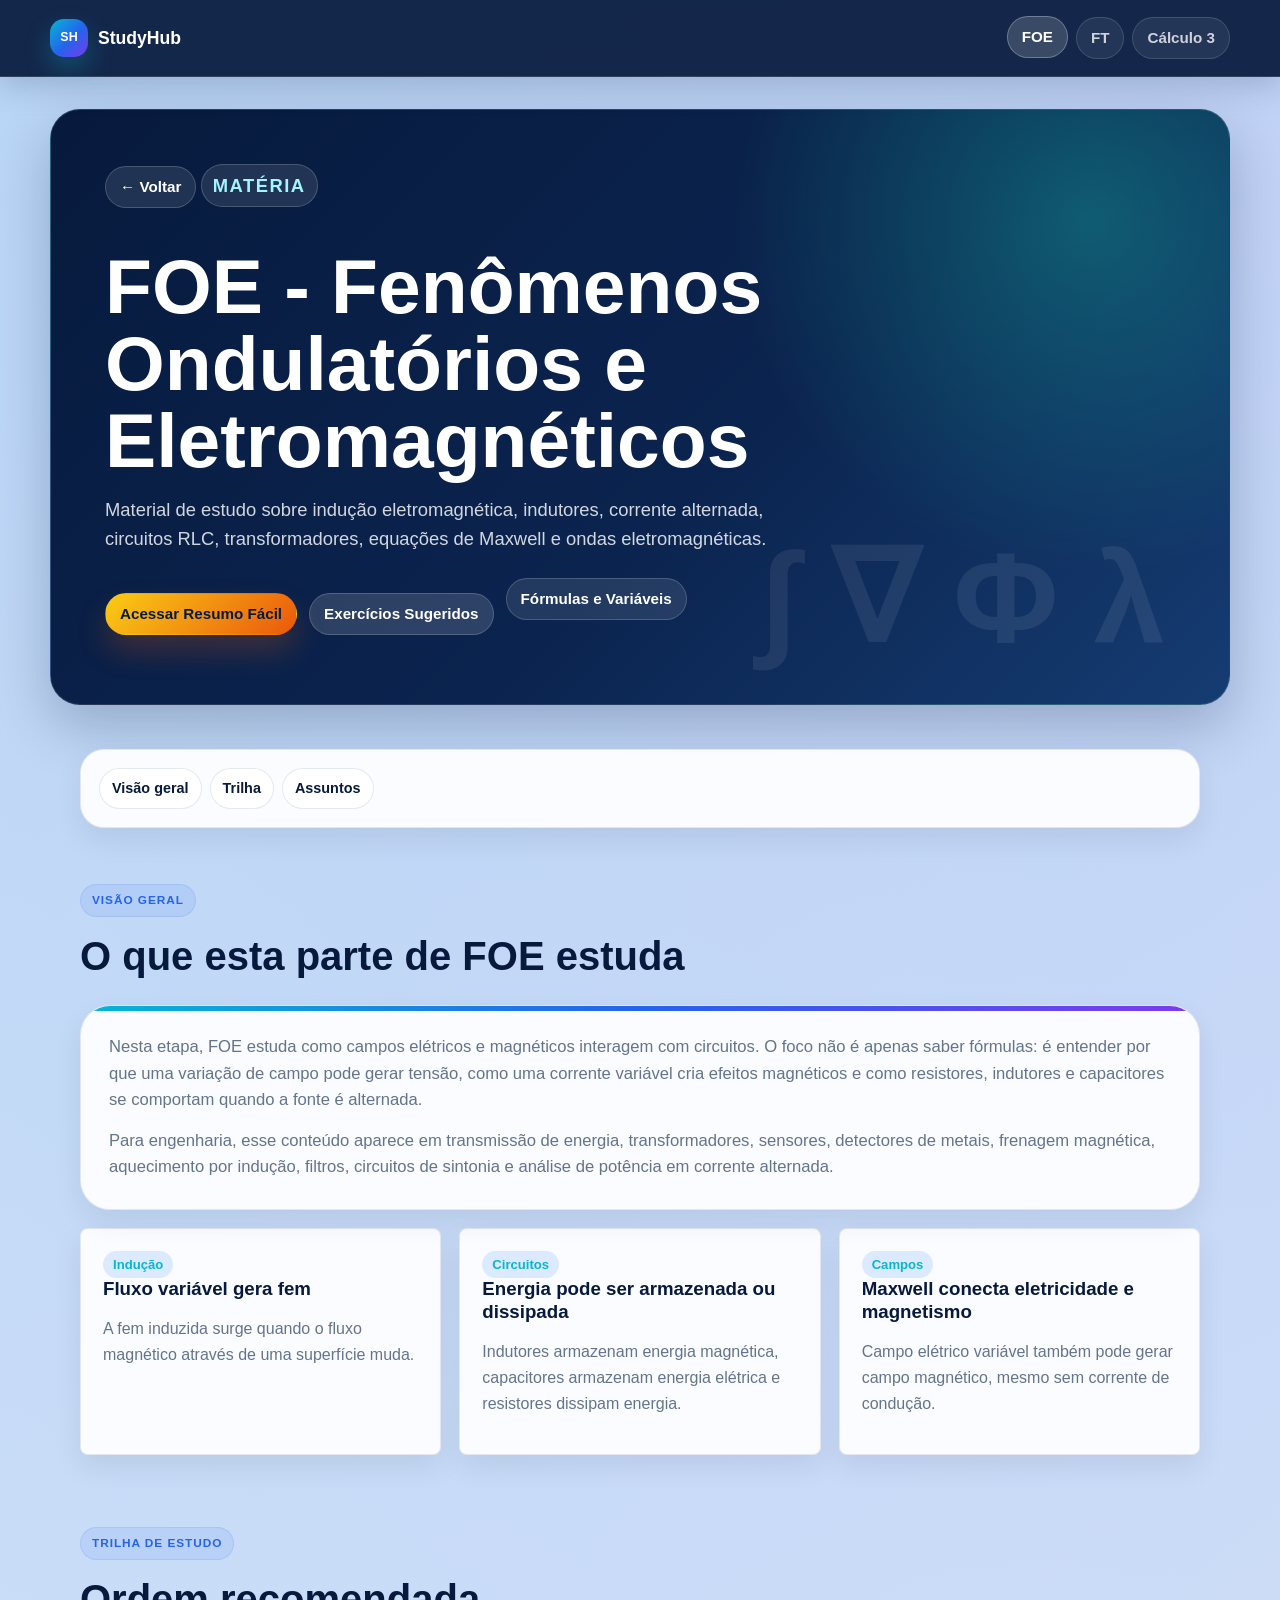
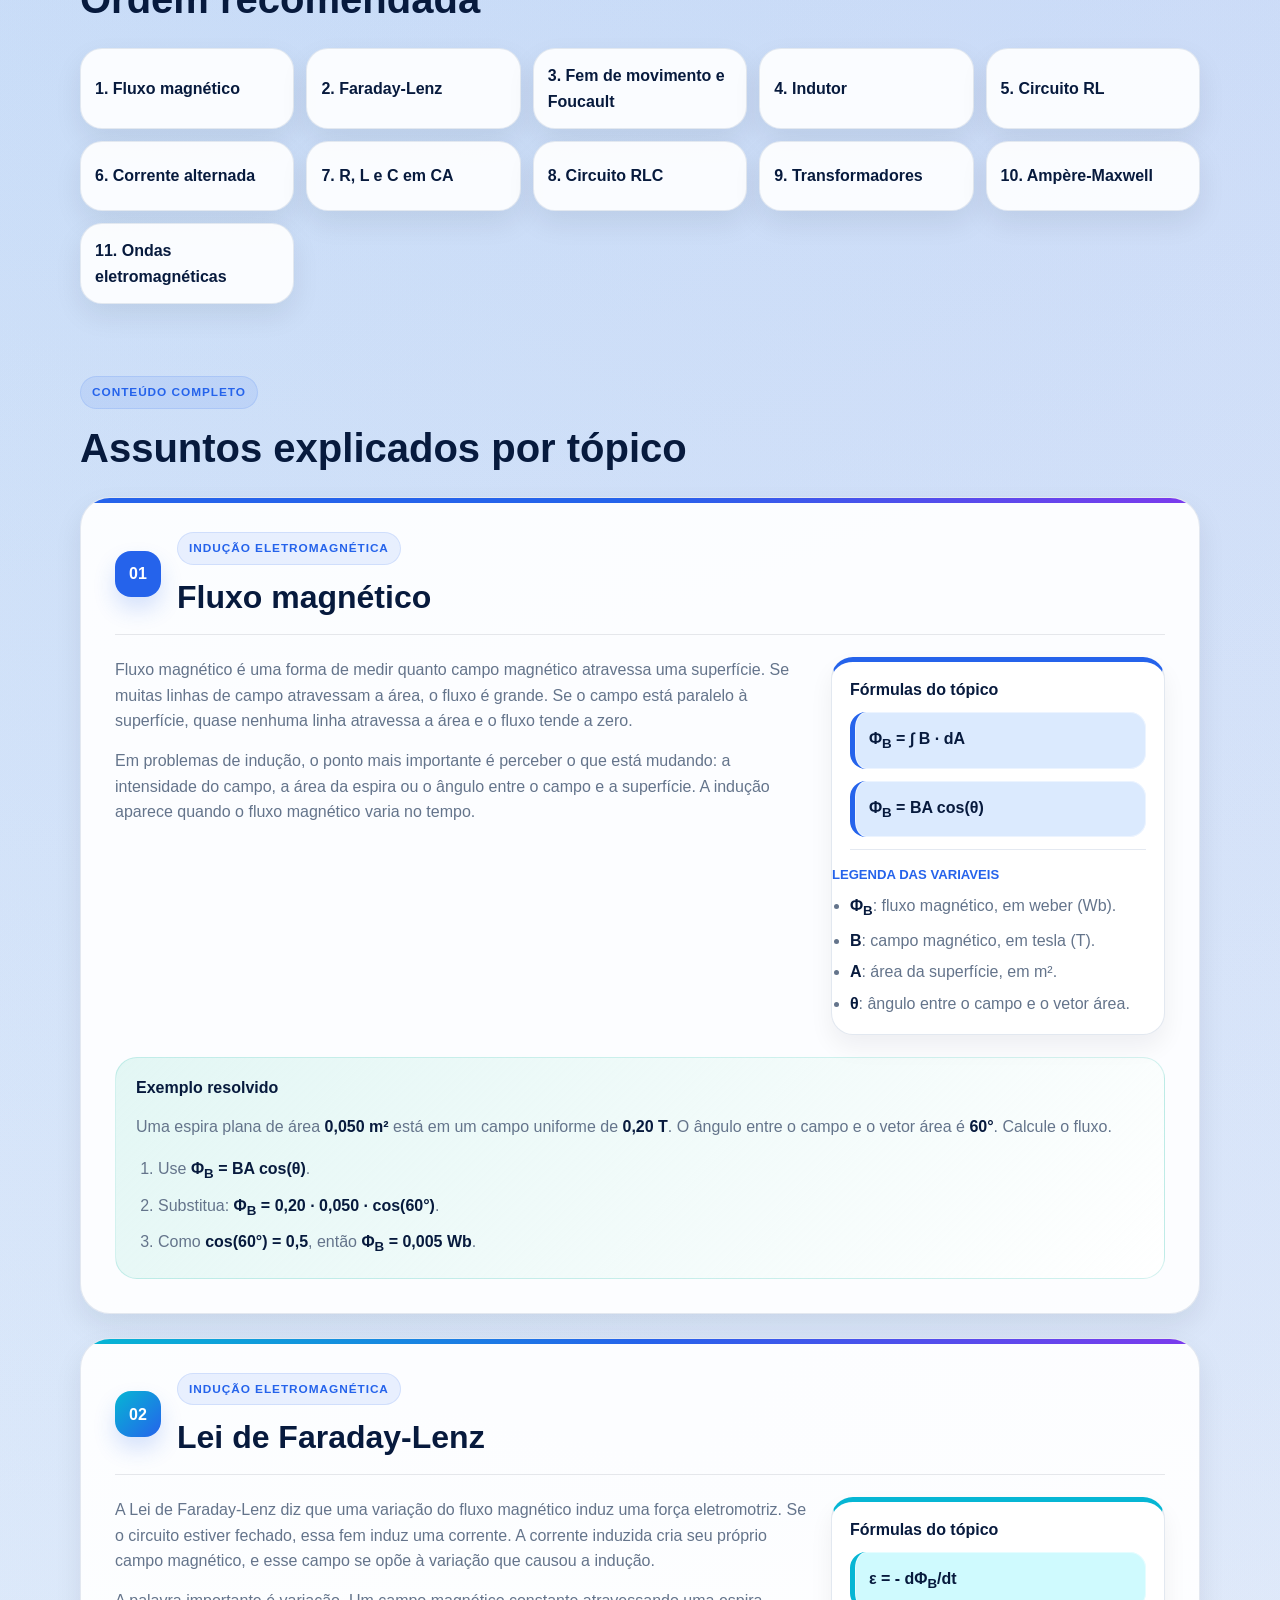
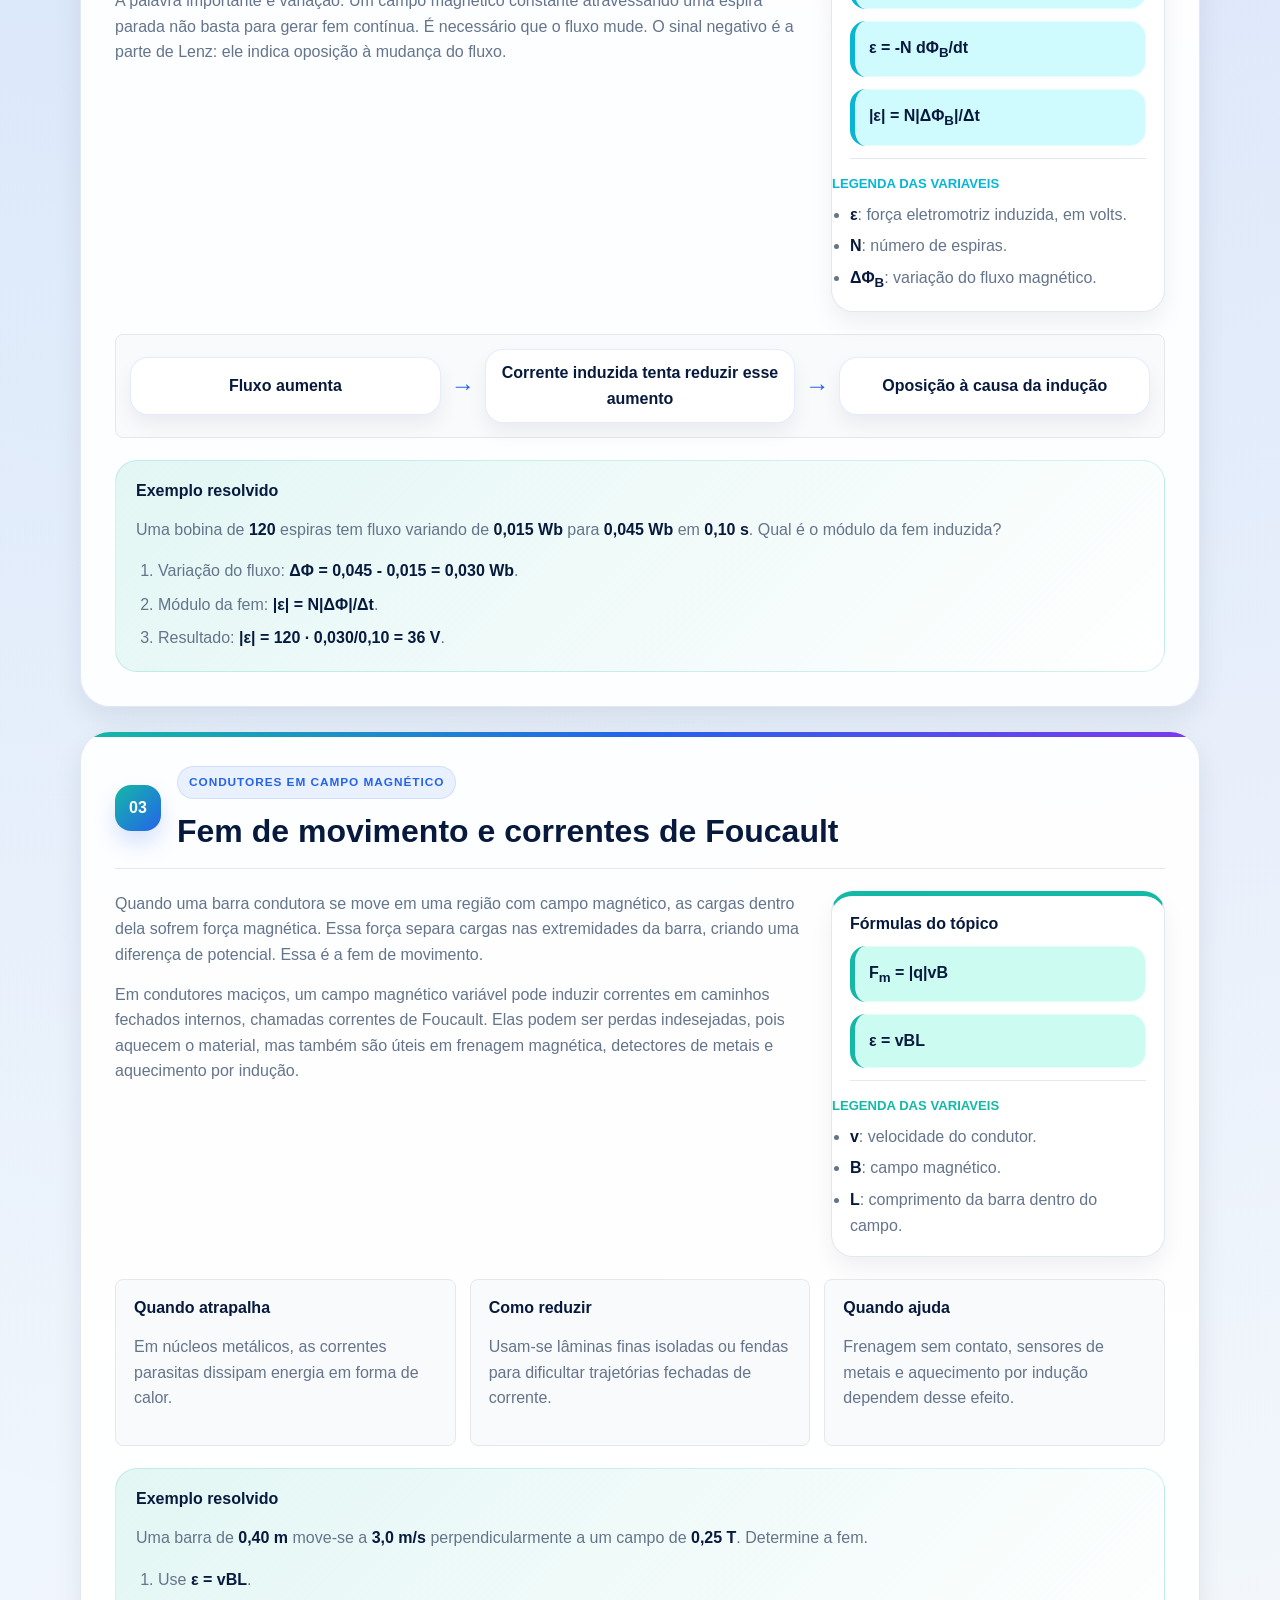
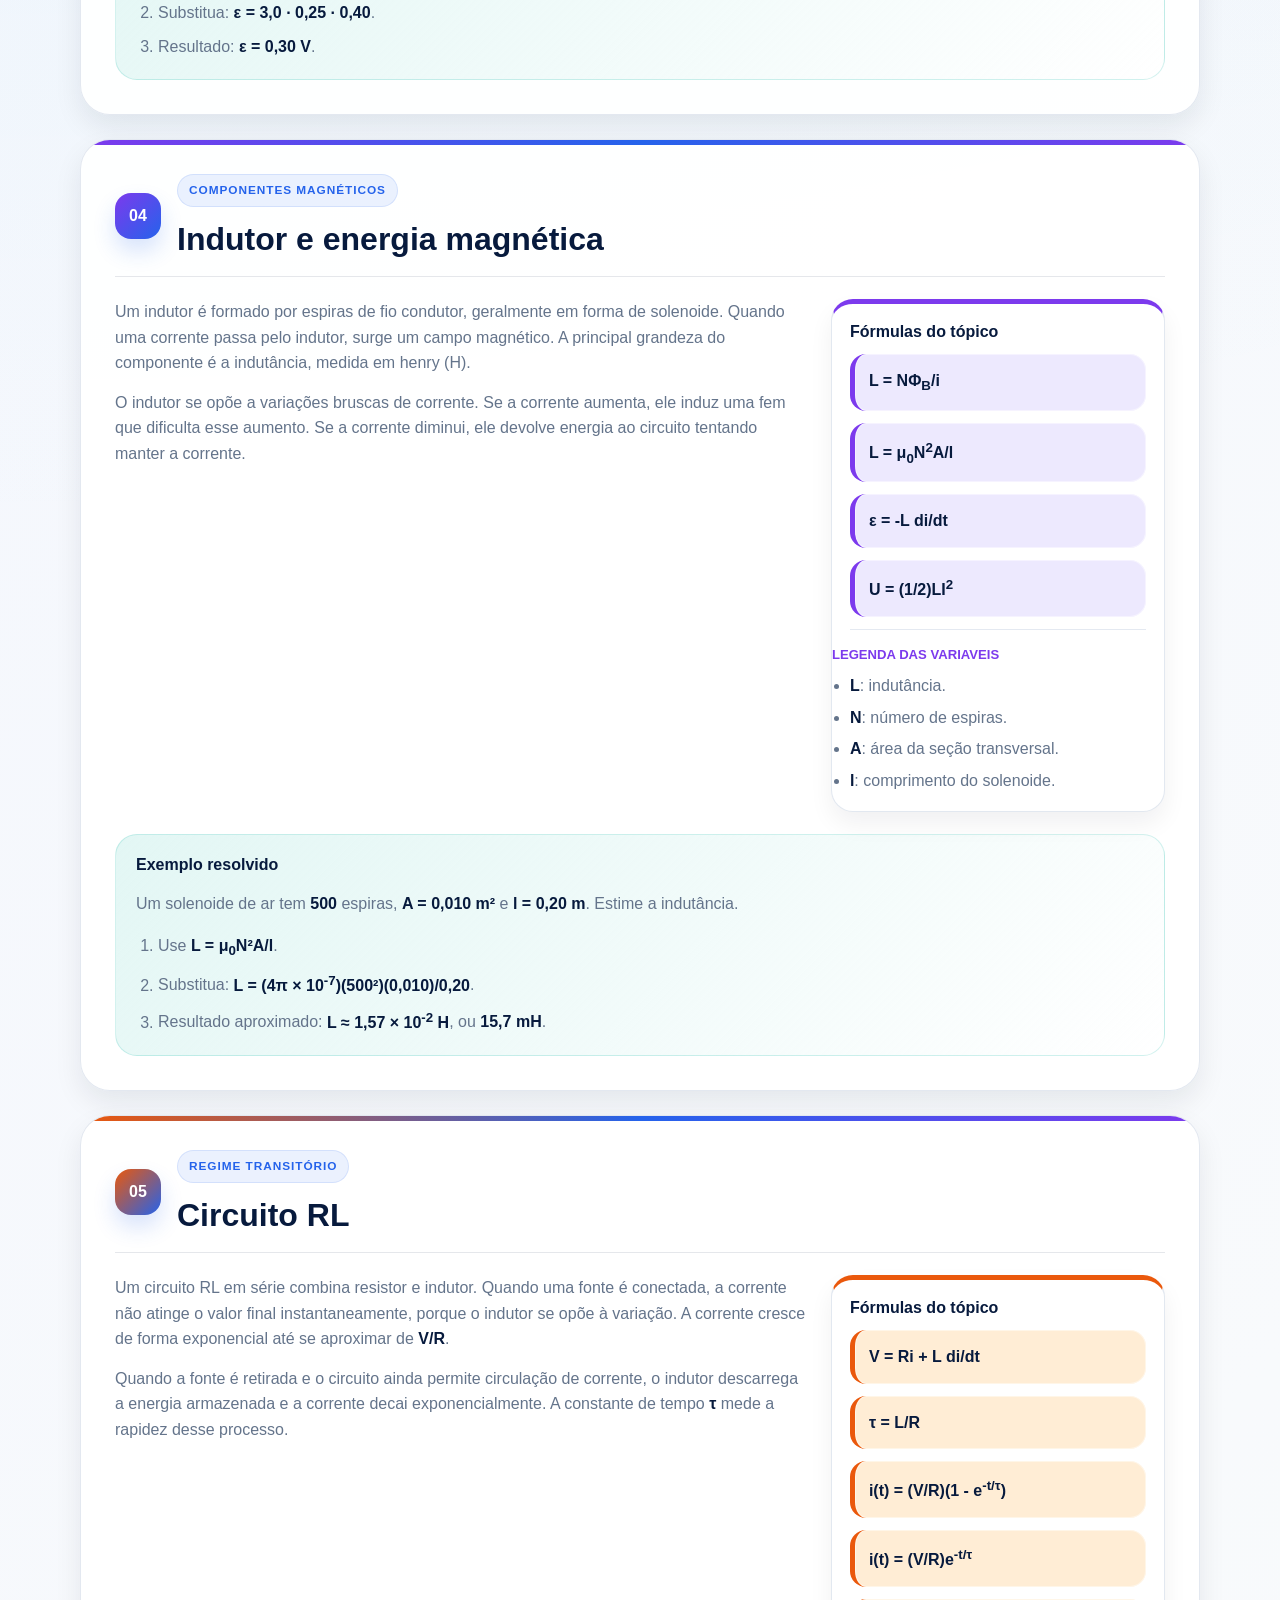
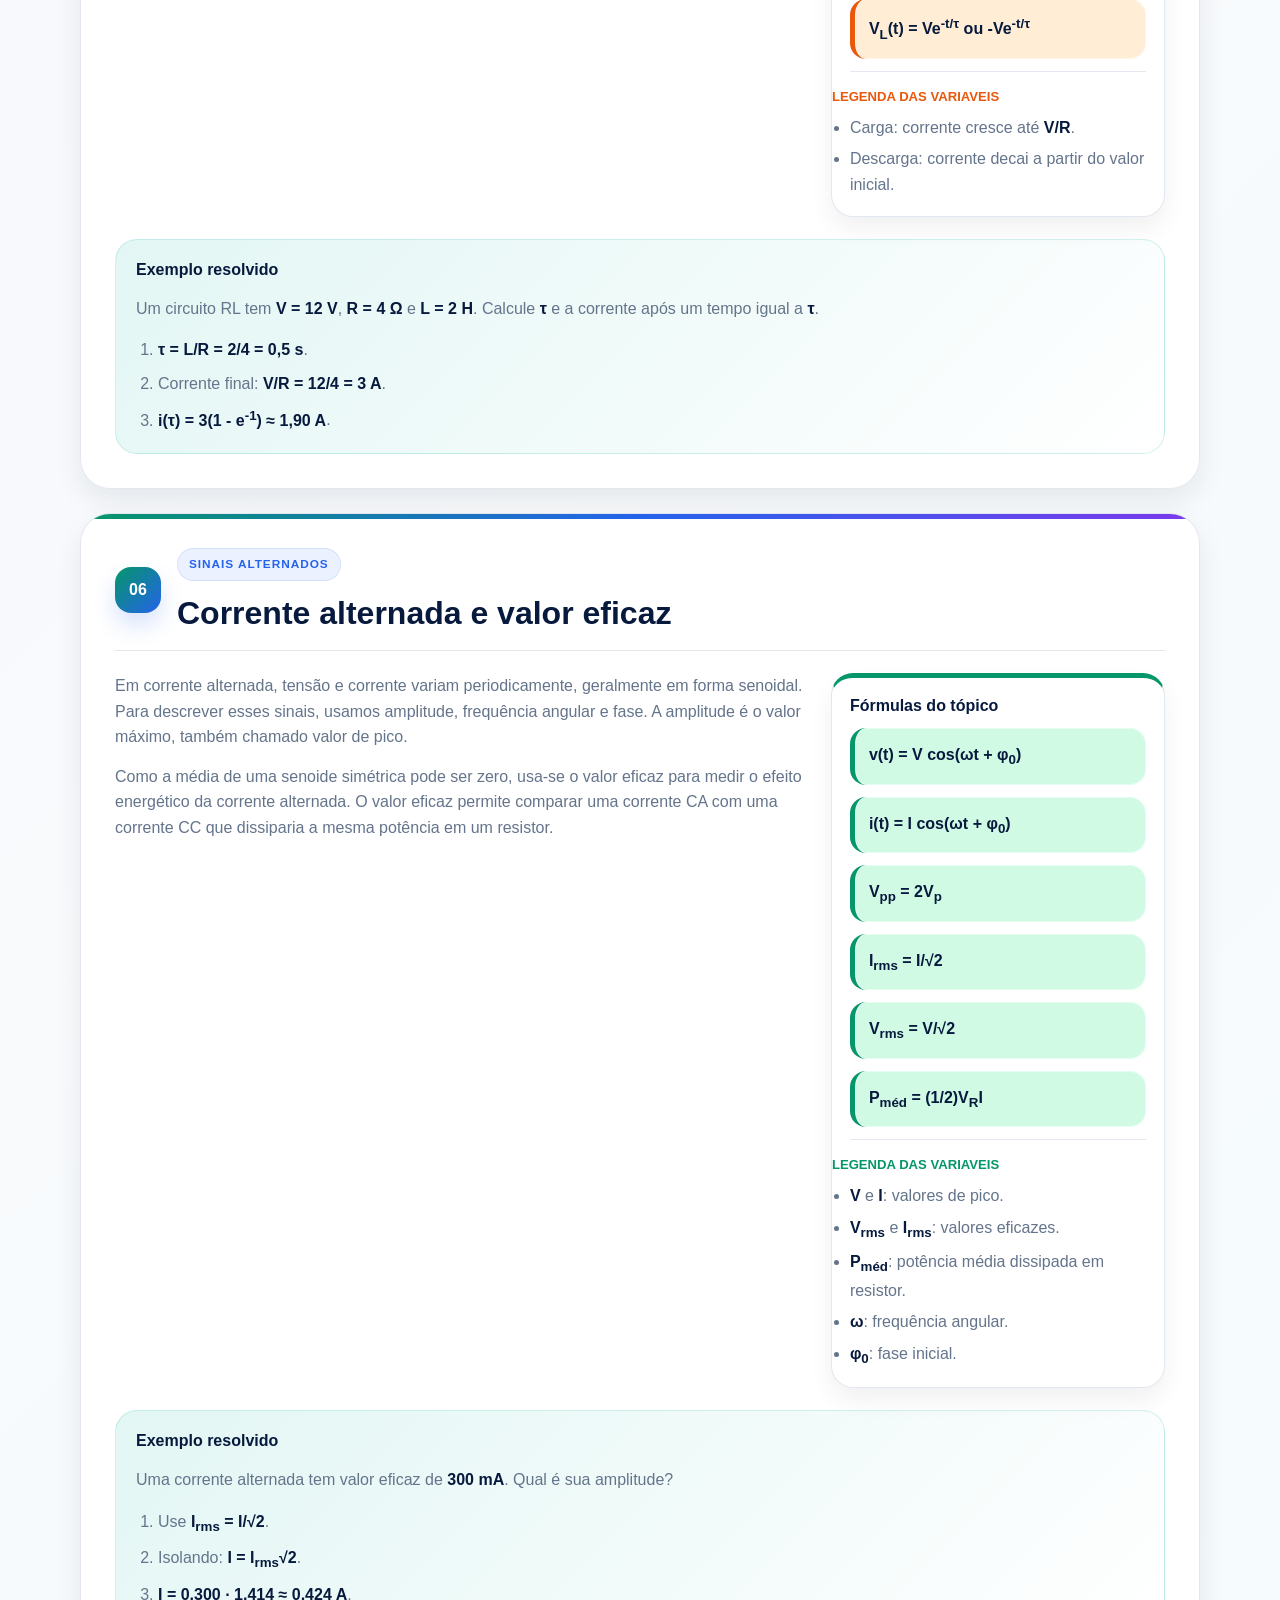
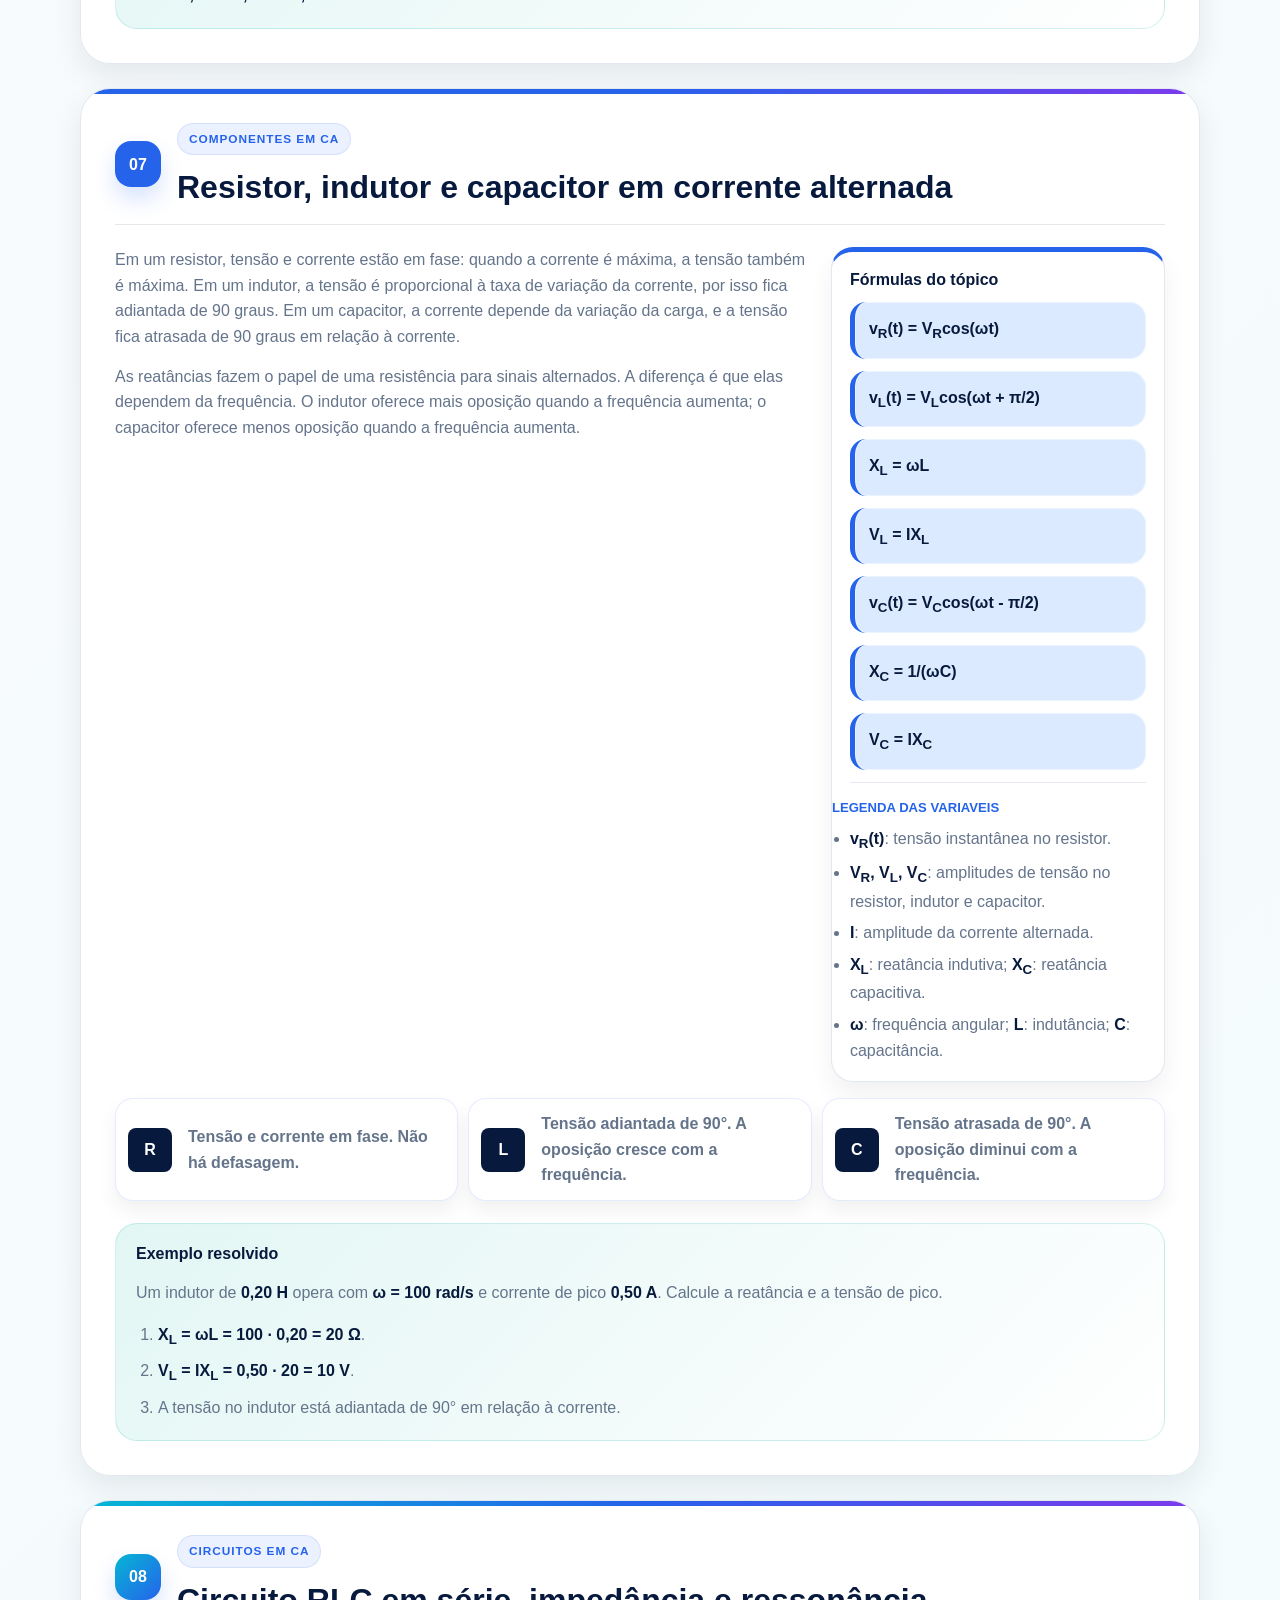
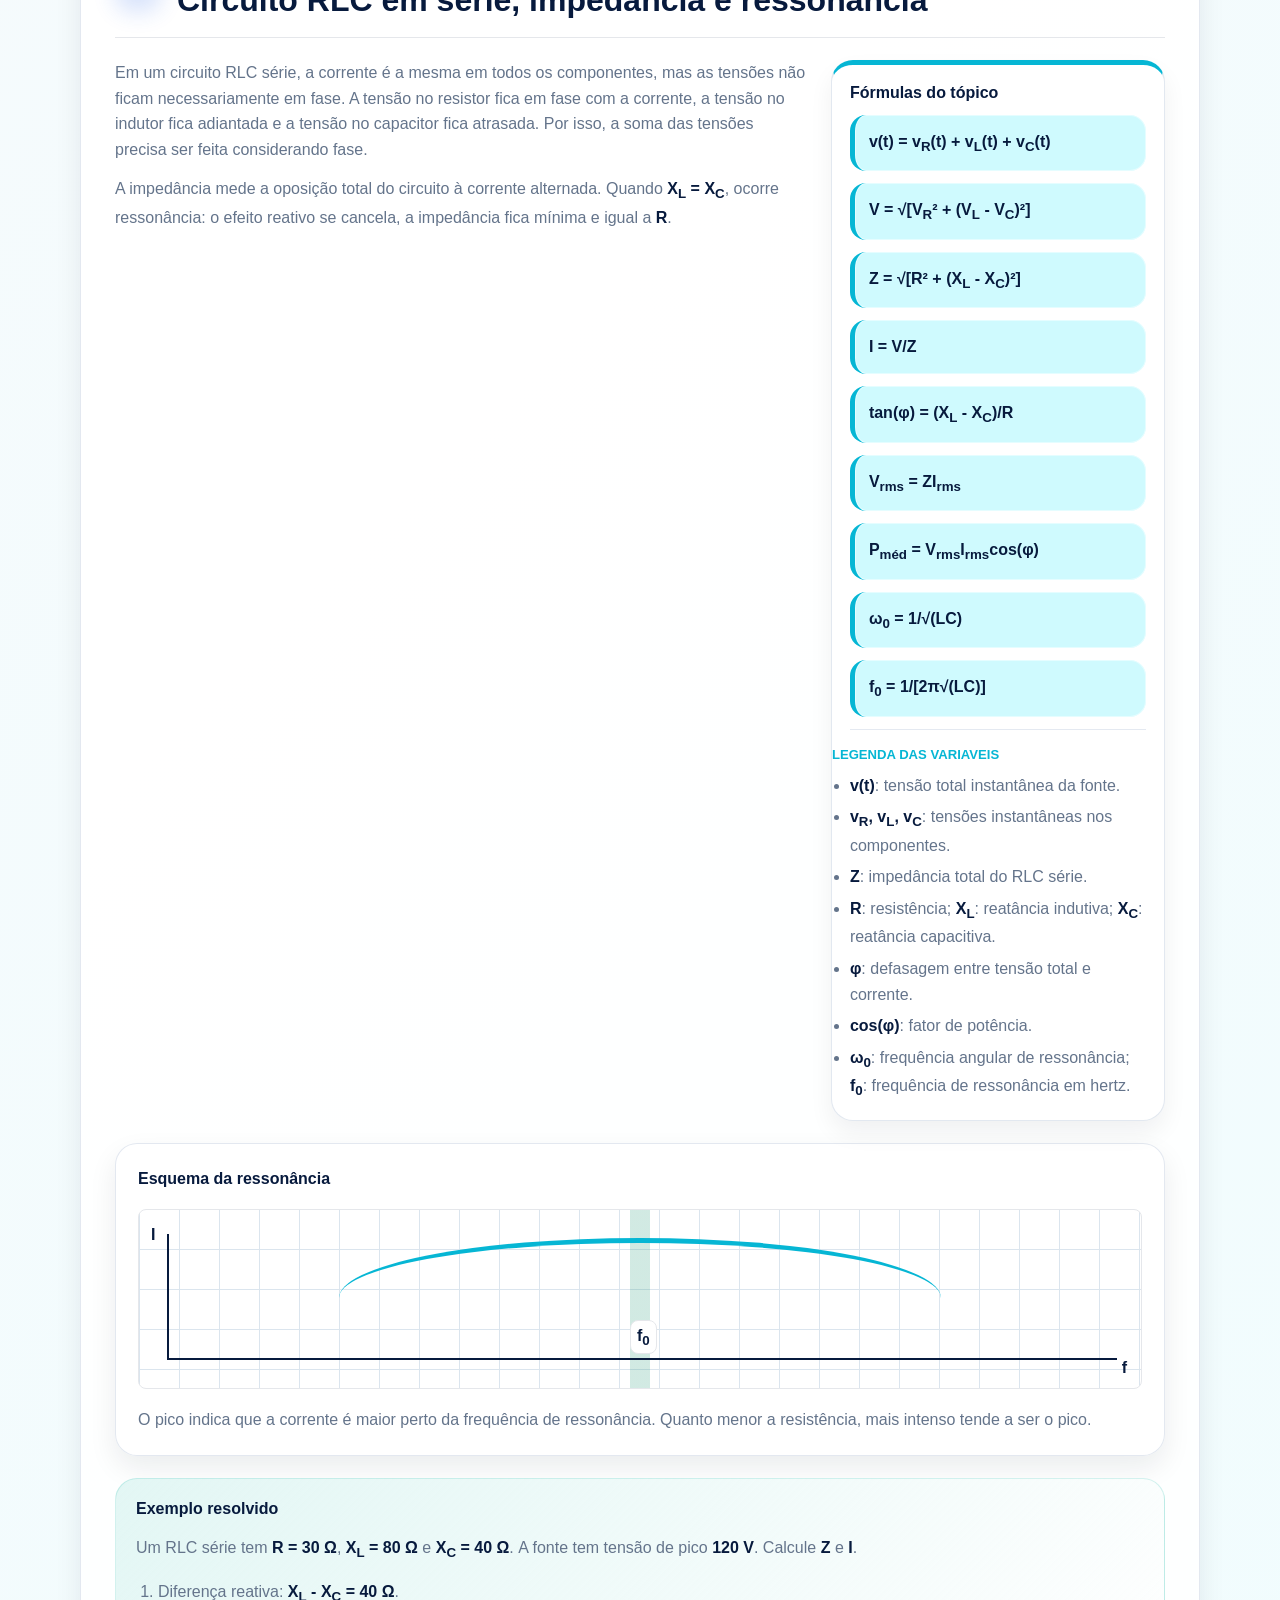
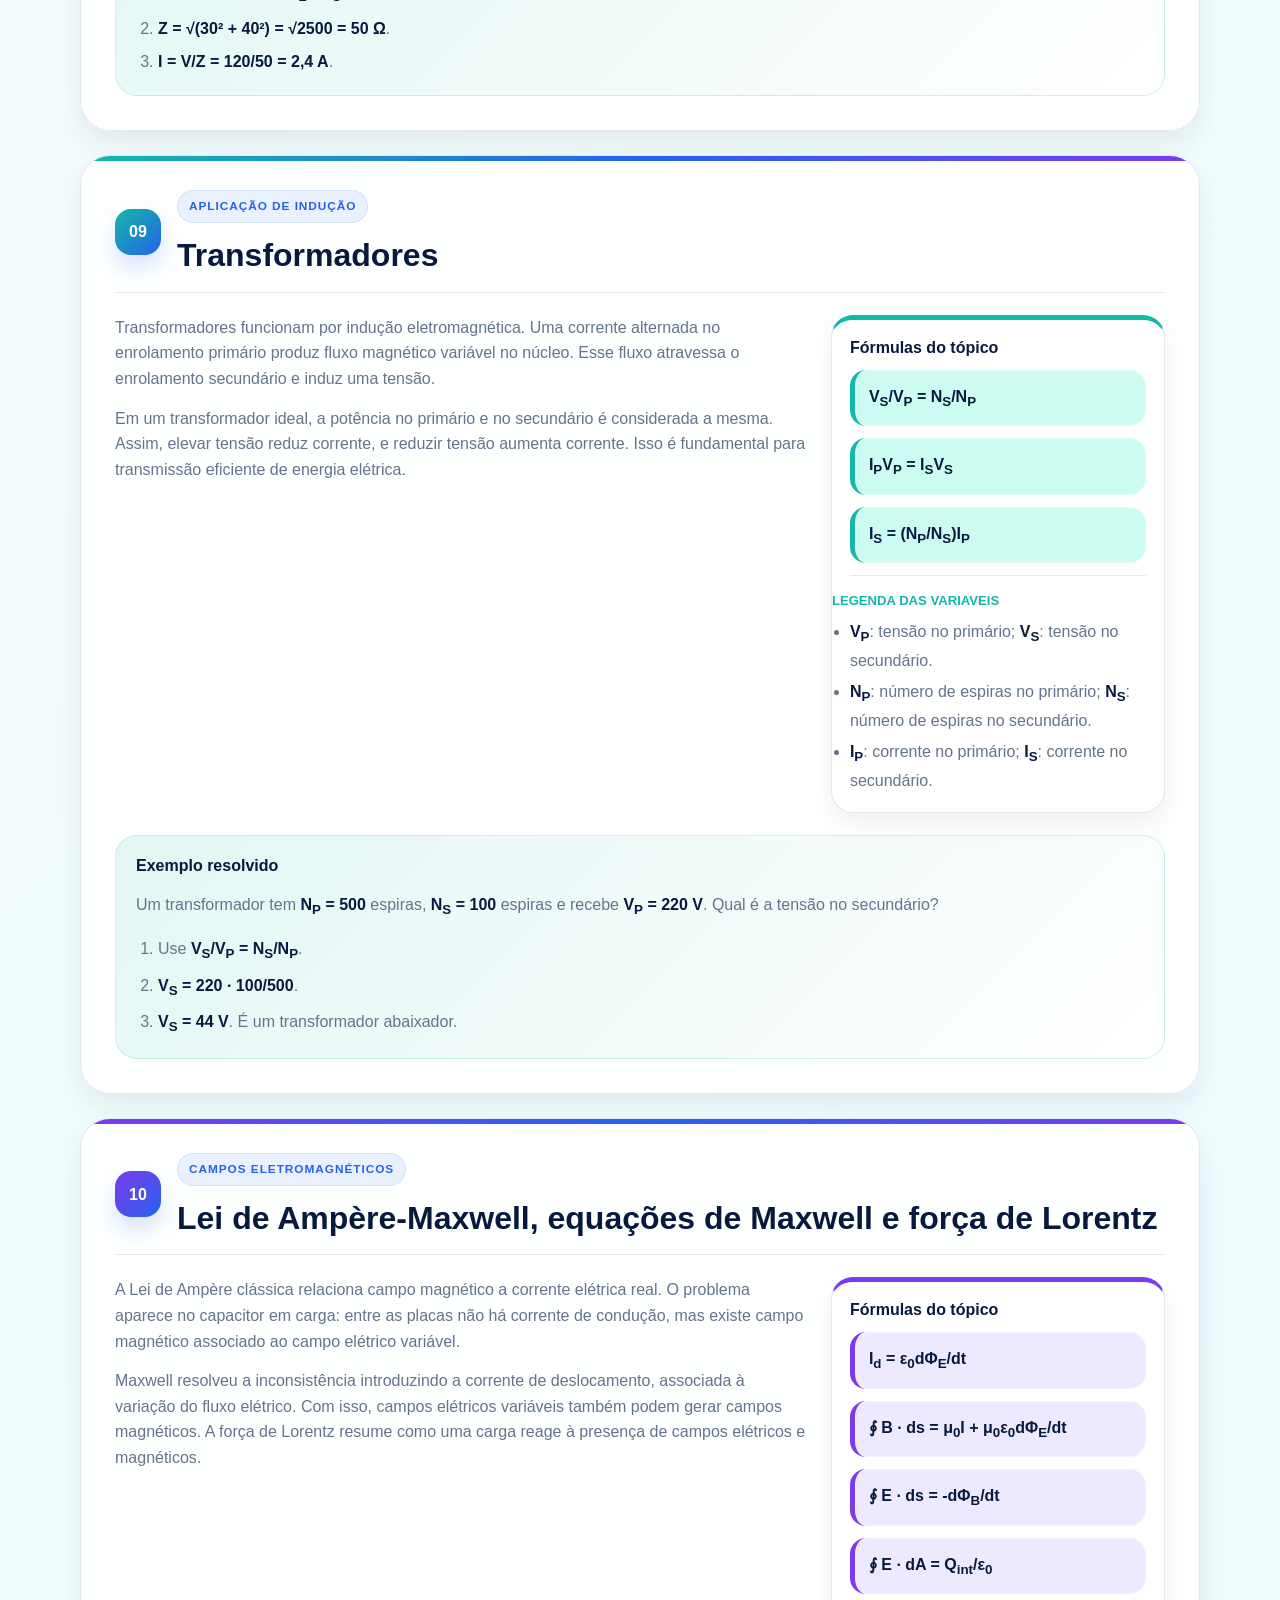
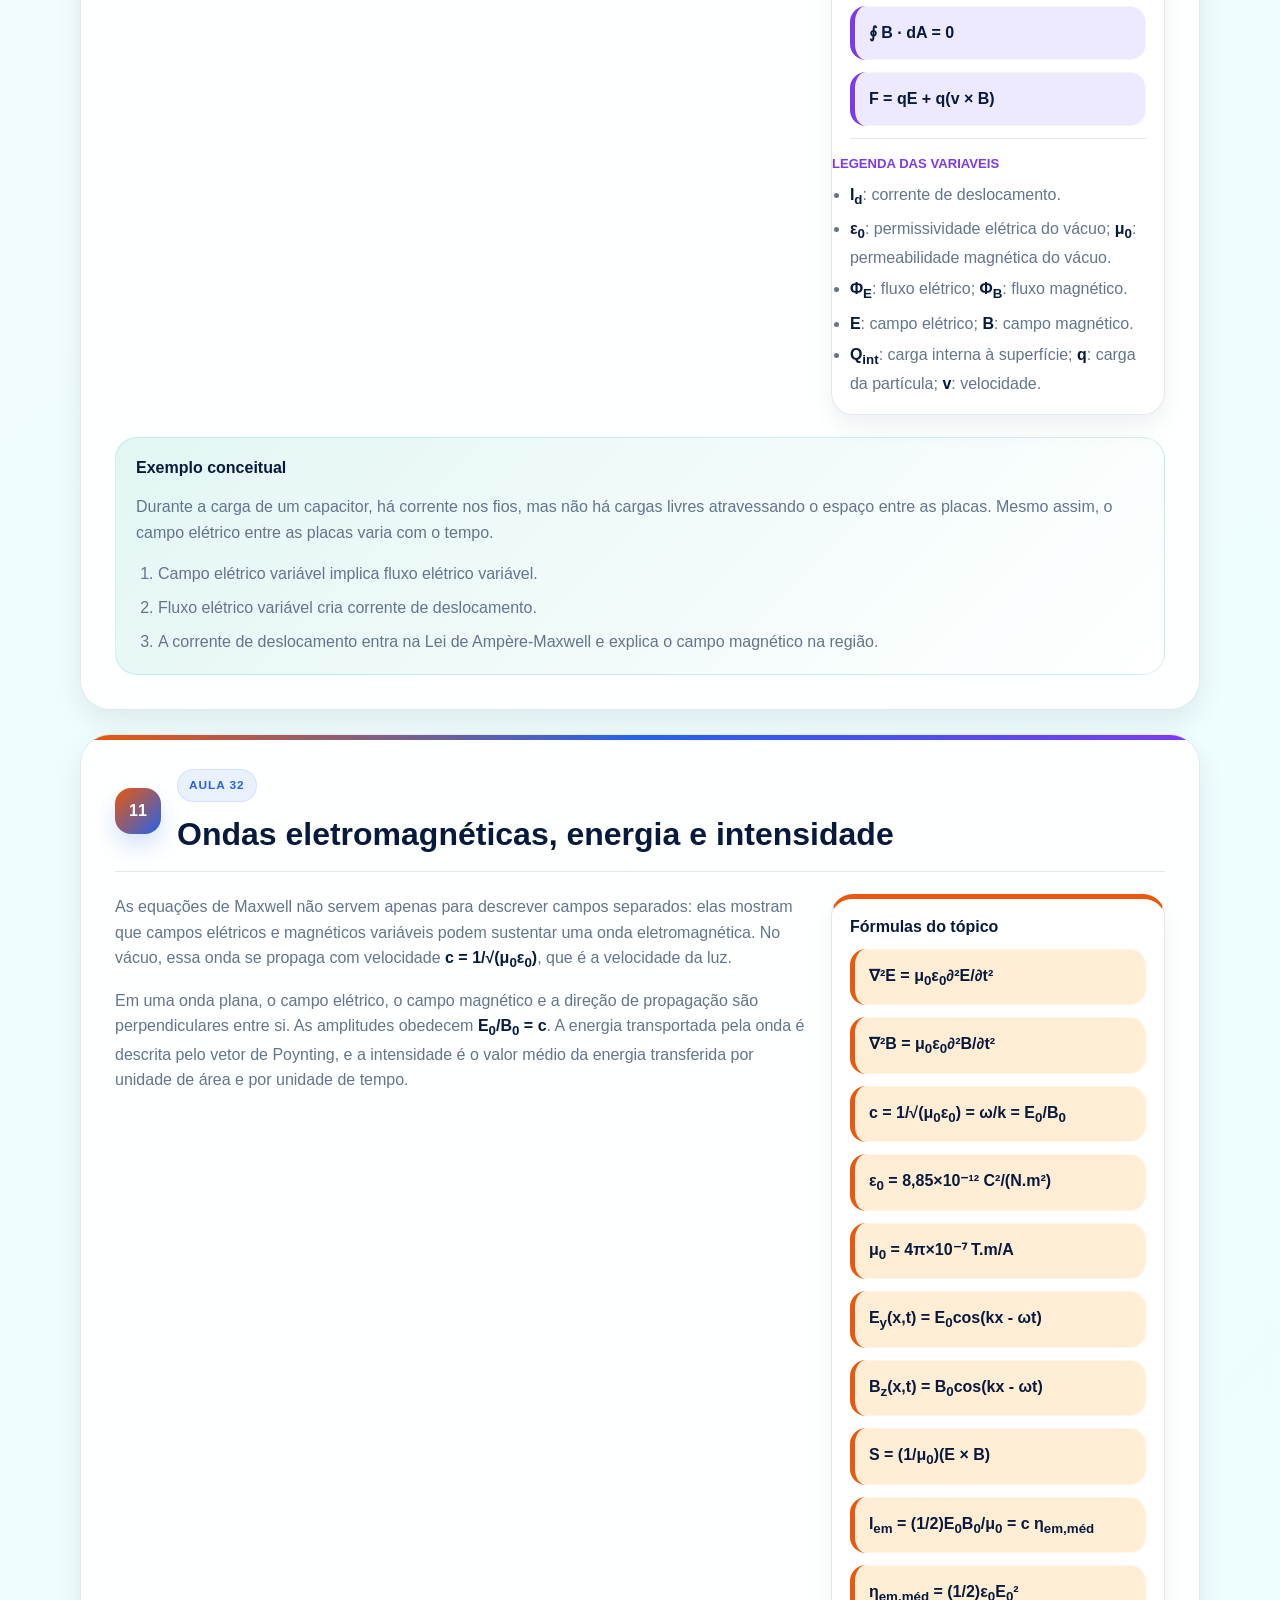
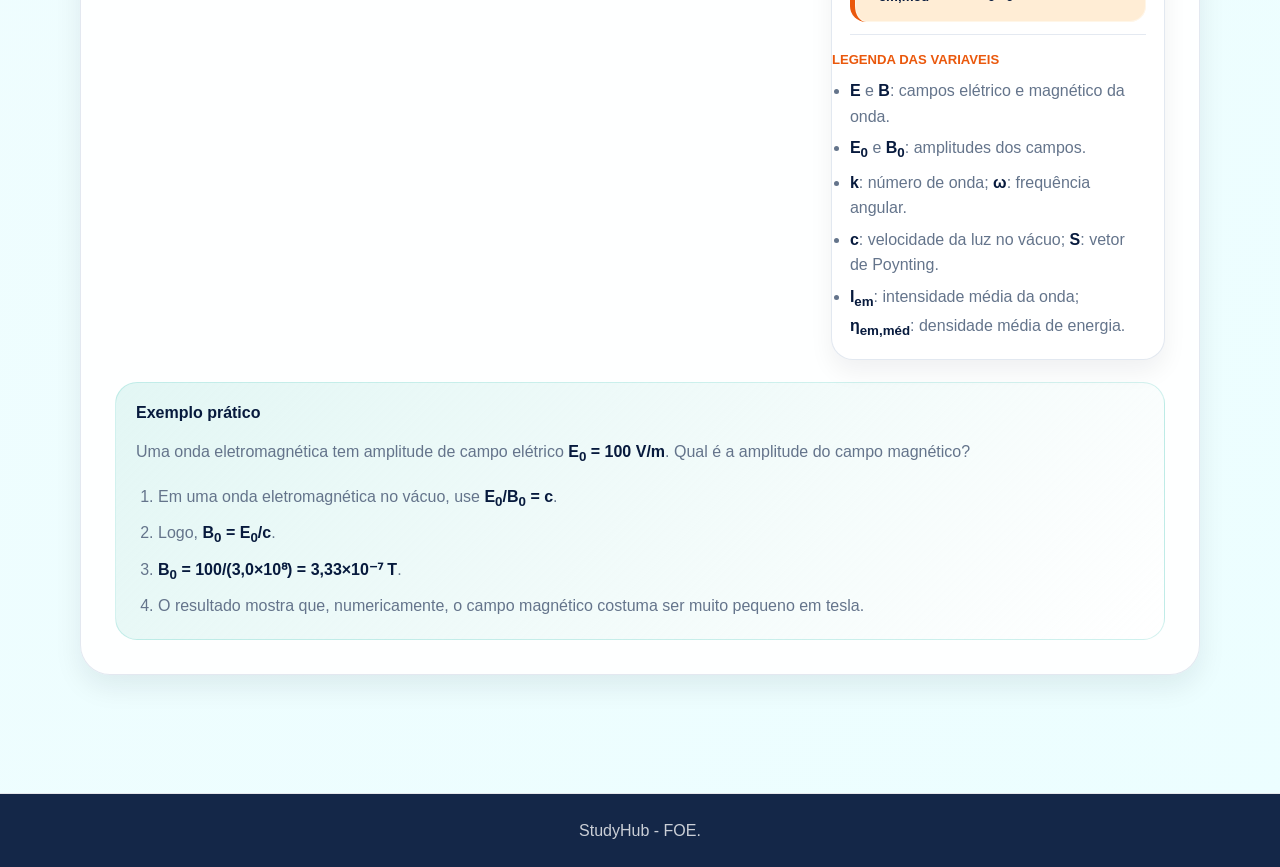
<file: materias/foe.html>
﻿<!DOCTYPE html>
<html lang="pt-BR">
<head>
  <meta charset="UTF-8">
  <meta name="viewport" content="width=device-width, initial-scale=1.0">
  <title>FOE | StudyHub</title>
  <link rel="stylesheet" href="../assets/css/style.css">
</head>
<body>
  <header class="site-header">
    <nav class="navbar" aria-label="Navegação principal">
      <a class="brand" href="../index.html">StudyHub</a>
      <div class="nav-links">
        <a href="foe.html" aria-current="page">FOE</a>
        <a href="ft.html">FT</a>
        <a href="calculo3.html">Cálculo 3</a>
      </div>
    </nav>
  </header>

  <main class="study-page">
    <section class="page-title">
      <a class="nav-button" href="../index.html">&larr; Voltar</a>
      <p class="eyebrow">Matéria</p>
      <h1>FOE - Fenômenos Ondulatórios e Eletromagnéticos</h1>
      <p>
        Material de estudo sobre indução eletromagnética, indutores, corrente alternada,
        circuitos RLC, transformadores, equações de Maxwell e ondas eletromagnéticas.
      </p>
      <div class="page-title-actions" id="resumo-facil">
        <a class="nav-button summary-top-button" href="resumos/foe-resumo.html">Acessar Resumo Fácil</a>
        <a class="nav-button exercise-top-button" href="exercicios/foe-exercicios.html">Exercícios Sugeridos</a>
        <a class="nav-button" href="exercicios/foe-formulas-treino.html">Fórmulas e Variáveis</a>
      </div>
    </section>

    <nav class="jump-nav" aria-label="Navegação da página">
      <a href="#visao-geral">Visão geral</a>
      <a href="#trilha">Trilha</a>
      <a href="#assuntos">Assuntos</a>
    </nav>

    <section class="study-block" id="visao-geral">
      <div class="section-heading">
        <p class="eyebrow">Visão geral</p>
        <h2>O que esta parte de FOE estuda</h2>
      </div>

      <div class="lead-panel">
        <p>
          Nesta etapa, FOE estuda como campos elétricos e magnéticos interagem com circuitos.
          O foco não é apenas saber fórmulas: é entender por que uma variação de campo pode
          gerar tensão, como uma corrente variável cria efeitos magnéticos e como resistores,
          indutores e capacitores se comportam quando a fonte é alternada.
        </p>
        <p>
          Para engenharia, esse conteúdo aparece em transmissão de energia, transformadores,
          sensores, detectores de metais, frenagem magnética, aquecimento por indução,
          filtros, circuitos de sintonia e análise de potência em corrente alternada.
        </p>
      </div>

      <div class="concept-grid">
        <article class="info-card">
          <span class="card-code">Indução</span>
          <h3>Fluxo variável gera fem</h3>
          <p>A fem induzida surge quando o fluxo magnético através de uma superfície muda.</p>
        </article>

        <article class="info-card">
          <span class="card-code">Circuitos</span>
          <h3>Energia pode ser armazenada ou dissipada</h3>
          <p>Indutores armazenam energia magnética, capacitores armazenam energia elétrica e resistores dissipam energia.</p>
        </article>

        <article class="info-card">
          <span class="card-code">Campos</span>
          <h3>Maxwell conecta eletricidade e magnetismo</h3>
          <p>Campo elétrico variável também pode gerar campo magnético, mesmo sem corrente de condução.</p>
        </article>
      </div>
    </section>

    <section class="study-block" id="trilha">
      <div class="section-heading">
        <p class="eyebrow">Trilha de estudo</p>
        <h2>Ordem recomendada</h2>
      </div>

      <div class="learning-path">
        <a href="#fluxo">1. Fluxo magnético</a>
        <a href="#faraday">2. Faraday-Lenz</a>
        <a href="#movimento">3. Fem de movimento e Foucault</a>
        <a href="#indutor">4. Indutor</a>
        <a href="#rl">5. Circuito RL</a>
        <a href="#ca">6. Corrente alternada</a>
        <a href="#reatancias">7. R, L e C em CA</a>
        <a href="#rlc">8. Circuito RLC</a>
        <a href="#transformadores">9. Transformadores</a>
        <a href="#maxwell">10. Ampère-Maxwell</a>
        <a href="#ondas-eletromagneticas">11. Ondas eletromagnéticas</a>
      </div>
    </section>

    <section class="study-block" id="assuntos">
      <div class="section-heading">
        <p class="eyebrow">Conteúdo completo</p>
        <h2>Assuntos explicados por tópico</h2>
      </div>

      <article class="lesson-topic" id="fluxo">
        <header class="topic-header">
          <span class="topic-number">01</span>
          <div>
            <p class="eyebrow">Indução eletromagnética</p>
            <h3>Fluxo magnético</h3>
          </div>
        </header>

        <div class="topic-content">
          <div class="topic-explanation">
            <p>
              Fluxo magnético é uma forma de medir quanto campo magnético atravessa uma superfície.
              Se muitas linhas de campo atravessam a área, o fluxo é grande. Se o campo está
              paralelo à superfície, quase nenhuma linha atravessa a área e o fluxo tende a zero.
            </p>
            <p>
              Em problemas de indução, o ponto mais importante é perceber o que está mudando:
              a intensidade do campo, a área da espira ou o ângulo entre o campo e a superfície.
              A indução aparece quando o fluxo magnético varia no tempo.
            </p>
          </div>

          <aside class="formula-panel">
            <h4>Fórmulas do tópico</h4>
            <p class="formula">&Phi;<sub>B</sub> = &int; B &middot; dA</p>
            <p class="formula">&Phi;<sub>B</sub> = BA cos(&theta;)</p>
            <ul>
              <li><span class="math">&Phi;<sub>B</sub></span>: fluxo magnético, em weber (Wb).</li>
              <li><span class="math">B</span>: campo magnético, em tesla (T).</li>
              <li><span class="math">A</span>: área da superfície, em m².</li>
              <li><span class="math">&theta;</span>: ângulo entre o campo e o vetor área.</li>
            </ul>
          </aside>
        </div>

        <div class="topic-example">
          <h4>Exemplo resolvido</h4>
          <p>
            Uma espira plana de área <span class="math">0,050 m²</span> está em um campo uniforme
            de <span class="math">0,20 T</span>. O ângulo entre o campo e o vetor área é
            <span class="math">60°</span>. Calcule o fluxo.
          </p>
          <ol>
            <li>Use <span class="math">&Phi;<sub>B</sub> = BA cos(&theta;)</span>.</li>
            <li>Substitua: <span class="math">&Phi;<sub>B</sub> = 0,20 &middot; 0,050 &middot; cos(60°)</span>.</li>
            <li>Como <span class="math">cos(60°) = 0,5</span>, então <span class="math">&Phi;<sub>B</sub> = 0,005 Wb</span>.</li>
          </ol>
        </div>
      </article>

      <article class="lesson-topic" id="faraday">
        <header class="topic-header">
          <span class="topic-number">02</span>
          <div>
            <p class="eyebrow">Indução eletromagnética</p>
            <h3>Lei de Faraday-Lenz</h3>
          </div>
        </header>

        <div class="topic-content">
          <div class="topic-explanation">
            <p>
              A Lei de Faraday-Lenz diz que uma variação do fluxo magnético induz uma força
              eletromotriz. Se o circuito estiver fechado, essa fem induz uma corrente.
              A corrente induzida cria seu próprio campo magnético, e esse campo se opõe à
              variação que causou a indução.
            </p>
            <p>
              A palavra importante é variação. Um campo magnético constante atravessando uma
              espira parada não basta para gerar fem contínua. É necessário que o fluxo mude.
              O sinal negativo é a parte de Lenz: ele indica oposição à mudança do fluxo.
            </p>
          </div>

          <aside class="formula-panel">
            <h4>Fórmulas do tópico</h4>
            <p class="formula">&epsilon; = - d&Phi;<sub>B</sub>/dt</p>
            <p class="formula">&epsilon; = -N d&Phi;<sub>B</sub>/dt</p>
            <p class="formula">|&epsilon;| = N|&Delta;&Phi;<sub>B</sub>|/&Delta;t</p>
            <ul>
              <li><span class="math">&epsilon;</span>: força eletromotriz induzida, em volts.</li>
              <li><span class="math">N</span>: número de espiras.</li>
              <li><span class="math">&Delta;&Phi;<sub>B</sub></span>: variação do fluxo magnético.</li>
            </ul>
          </aside>
        </div>

        <div class="concept-strip">
          <span>Fluxo aumenta</span>
          <span class="flow-arrow">&rarr;</span>
          <span>Corrente induzida tenta reduzir esse aumento</span>
          <span class="flow-arrow">&rarr;</span>
          <span>Oposição à causa da indução</span>
        </div>

        <div class="topic-example">
          <h4>Exemplo resolvido</h4>
          <p>
            Uma bobina de <span class="math">120</span> espiras tem fluxo variando de
            <span class="math">0,015 Wb</span> para <span class="math">0,045 Wb</span> em
            <span class="math">0,10 s</span>. Qual é o módulo da fem induzida?
          </p>
          <ol>
            <li>Variação do fluxo: <span class="math">&Delta;&Phi; = 0,045 - 0,015 = 0,030 Wb</span>.</li>
            <li>Módulo da fem: <span class="math">|&epsilon;| = N|&Delta;&Phi;|/&Delta;t</span>.</li>
            <li>Resultado: <span class="math">|&epsilon;| = 120 &middot; 0,030/0,10 = 36 V</span>.</li>
          </ol>
        </div>
      </article>

      <article class="lesson-topic" id="movimento">
        <header class="topic-header">
          <span class="topic-number">03</span>
          <div>
            <p class="eyebrow">Condutores em campo magnético</p>
            <h3>Fem de movimento e correntes de Foucault</h3>
          </div>
        </header>

        <div class="topic-content">
          <div class="topic-explanation">
            <p>
              Quando uma barra condutora se move em uma região com campo magnético, as cargas
              dentro dela sofrem força magnética. Essa força separa cargas nas extremidades da
              barra, criando uma diferença de potencial. Essa é a fem de movimento.
            </p>
            <p>
              Em condutores maciços, um campo magnético variável pode induzir correntes em
              caminhos fechados internos, chamadas correntes de Foucault. Elas podem ser
              perdas indesejadas, pois aquecem o material, mas também são úteis em frenagem
              magnética, detectores de metais e aquecimento por indução.
            </p>
          </div>

          <aside class="formula-panel">
            <h4>Fórmulas do tópico</h4>
            <p class="formula">F<sub>m</sub> = |q|vB</p>
            <p class="formula">&epsilon; = vBL</p>
            <ul>
              <li><span class="math">v</span>: velocidade do condutor.</li>
              <li><span class="math">B</span>: campo magnético.</li>
              <li><span class="math">L</span>: comprimento da barra dentro do campo.</li>
            </ul>
          </aside>
        </div>

        <div class="compare-block">
          <div>
            <h4>Quando atrapalha</h4>
            <p>Em núcleos metálicos, as correntes parasitas dissipam energia em forma de calor.</p>
          </div>
          <div>
            <h4>Como reduzir</h4>
            <p>Usam-se lâminas finas isoladas ou fendas para dificultar trajetórias fechadas de corrente.</p>
          </div>
          <div>
            <h4>Quando ajuda</h4>
            <p>Frenagem sem contato, sensores de metais e aquecimento por indução dependem desse efeito.</p>
          </div>
        </div>

        <div class="topic-example">
          <h4>Exemplo resolvido</h4>
          <p>
            Uma barra de <span class="math">0,40 m</span> move-se a <span class="math">3,0 m/s</span>
            perpendicularmente a um campo de <span class="math">0,25 T</span>. Determine a fem.
          </p>
          <ol>
            <li>Use <span class="math">&epsilon; = vBL</span>.</li>
            <li>Substitua: <span class="math">&epsilon; = 3,0 &middot; 0,25 &middot; 0,40</span>.</li>
            <li>Resultado: <span class="math">&epsilon; = 0,30 V</span>.</li>
          </ol>
        </div>
      </article>

      <article class="lesson-topic" id="indutor">
        <header class="topic-header">
          <span class="topic-number">04</span>
          <div>
            <p class="eyebrow">Componentes magnéticos</p>
            <h3>Indutor e energia magnética</h3>
          </div>
        </header>

        <div class="topic-content">
          <div class="topic-explanation">
            <p>
              Um indutor é formado por espiras de fio condutor, geralmente em forma de solenoide.
              Quando uma corrente passa pelo indutor, surge um campo magnético. A principal
              grandeza do componente é a indutância, medida em henry (H).
            </p>
            <p>
              O indutor se opõe a variações bruscas de corrente. Se a corrente aumenta, ele
              induz uma fem que dificulta esse aumento. Se a corrente diminui, ele devolve
              energia ao circuito tentando manter a corrente.
            </p>
          </div>

          <aside class="formula-panel">
            <h4>Fórmulas do tópico</h4>
            <p class="formula">L = N&Phi;<sub>B</sub>/i</p>
            <p class="formula">L = &mu;<sub>0</sub>N<sup>2</sup>A/l</p>
            <p class="formula">&epsilon; = -L di/dt</p>
            <p class="formula">U = (1/2)LI<sup>2</sup></p>
            <ul>
              <li><span class="math">L</span>: indutância.</li>
              <li><span class="math">N</span>: número de espiras.</li>
              <li><span class="math">A</span>: área da seção transversal.</li>
              <li><span class="math">l</span>: comprimento do solenoide.</li>
            </ul>
          </aside>
        </div>

        <div class="topic-example">
          <h4>Exemplo resolvido</h4>
          <p>
            Um solenoide de ar tem <span class="math">500</span> espiras,
            <span class="math">A = 0,010 m²</span> e <span class="math">l = 0,20 m</span>.
            Estime a indutância.
          </p>
          <ol>
            <li>Use <span class="math">L = &mu;<sub>0</sub>N²A/l</span>.</li>
            <li>Substitua: <span class="math">L = (4&pi; &times; 10<sup>-7</sup>)(500²)(0,010)/0,20</span>.</li>
            <li>Resultado aproximado: <span class="math">L &asymp; 1,57 &times; 10<sup>-2</sup> H</span>, ou <span class="math">15,7 mH</span>.</li>
          </ol>
        </div>
      </article>

      <article class="lesson-topic" id="rl">
        <header class="topic-header">
          <span class="topic-number">05</span>
          <div>
            <p class="eyebrow">Regime transitório</p>
            <h3>Circuito RL</h3>
          </div>
        </header>

        <div class="topic-content">
          <div class="topic-explanation">
            <p>
              Um circuito RL em série combina resistor e indutor. Quando uma fonte é conectada,
              a corrente não atinge o valor final instantaneamente, porque o indutor se opõe
              à variação. A corrente cresce de forma exponencial até se aproximar de
              <span class="math">V/R</span>.
            </p>
            <p>
              Quando a fonte é retirada e o circuito ainda permite circulação de corrente,
              o indutor descarrega a energia armazenada e a corrente decai exponencialmente.
              A constante de tempo <span class="math">&tau;</span> mede a rapidez desse processo.
            </p>
          </div>

          <aside class="formula-panel">
            <h4>Fórmulas do tópico</h4>
            <p class="formula">V = Ri + L di/dt</p>
            <p class="formula">&tau; = L/R</p>
            <p class="formula">i(t) = (V/R)(1 - e<sup>-t/&tau;</sup>)</p>
            <p class="formula">i(t) = (V/R)e<sup>-t/&tau;</sup></p>
            <p class="formula">V<sub>L</sub>(t) = Ve<sup>-t/&tau;</sup> ou -Ve<sup>-t/&tau;</sup></p>
            <ul>
              <li>Carga: corrente cresce até <span class="math">V/R</span>.</li>
              <li>Descarga: corrente decai a partir do valor inicial.</li>
            </ul>
          </aside>
        </div>

        <div class="topic-example">
          <h4>Exemplo resolvido</h4>
          <p>
            Um circuito RL tem <span class="math">V = 12 V</span>,
            <span class="math">R = 4 &Omega;</span> e <span class="math">L = 2 H</span>.
            Calcule <span class="math">&tau;</span> e a corrente após um tempo igual a
            <span class="math">&tau;</span>.
          </p>
          <ol>
            <li><span class="math">&tau; = L/R = 2/4 = 0,5 s</span>.</li>
            <li>Corrente final: <span class="math">V/R = 12/4 = 3 A</span>.</li>
            <li><span class="math">i(&tau;) = 3(1 - e<sup>-1</sup>) &asymp; 1,90 A</span>.</li>
          </ol>
        </div>
      </article>

      <article class="lesson-topic" id="ca">
        <header class="topic-header">
          <span class="topic-number">06</span>
          <div>
            <p class="eyebrow">Sinais alternados</p>
            <h3>Corrente alternada e valor eficaz</h3>
          </div>
        </header>

        <div class="topic-content">
          <div class="topic-explanation">
            <p>
              Em corrente alternada, tensão e corrente variam periodicamente, geralmente em
              forma senoidal. Para descrever esses sinais, usamos amplitude, frequência angular
              e fase. A amplitude é o valor máximo, também chamado valor de pico.
            </p>
            <p>
              Como a média de uma senoide simétrica pode ser zero, usa-se o valor eficaz
              para medir o efeito energético da corrente alternada. O valor eficaz permite
              comparar uma corrente CA com uma corrente CC que dissiparia a mesma potência
              em um resistor.
            </p>
          </div>

          <aside class="formula-panel">
            <h4>Fórmulas do tópico</h4>
            <p class="formula">v(t) = V cos(&omega;t + &phi;<sub>0</sub>)</p>
            <p class="formula">i(t) = I cos(&omega;t + &phi;<sub>0</sub>)</p>
            <p class="formula">V<sub>pp</sub> = 2V<sub>p</sub></p>
            <p class="formula">I<sub>rms</sub> = I/&radic;2</p>
            <p class="formula">V<sub>rms</sub> = V/&radic;2</p>
            <p class="formula">P<sub>méd</sub> = (1/2)V<sub>R</sub>I</p>
            <ul>
              <li><span class="math">V</span> e <span class="math">I</span>: valores de pico.</li>
              <li><span class="math">V<sub>rms</sub></span> e <span class="math">I<sub>rms</sub></span>: valores eficazes.</li>
              <li><span class="math">P<sub>méd</sub></span>: potência média dissipada em resistor.</li>
              <li><span class="math">&omega;</span>: frequência angular.</li>
              <li><span class="math">&phi;<sub>0</sub></span>: fase inicial.</li>
            </ul>
          </aside>
        </div>

        <div class="topic-example">
          <h4>Exemplo resolvido</h4>
          <p>
            Uma corrente alternada tem valor eficaz de <span class="math">300 mA</span>.
            Qual é sua amplitude?
          </p>
          <ol>
            <li>Use <span class="math">I<sub>rms</sub> = I/&radic;2</span>.</li>
            <li>Isolando: <span class="math">I = I<sub>rms</sub>&radic;2</span>.</li>
            <li><span class="math">I = 0,300 &middot; 1,414 &asymp; 0,424 A</span>.</li>
          </ol>
        </div>
      </article>

      <article class="lesson-topic" id="reatancias">
        <header class="topic-header">
          <span class="topic-number">07</span>
          <div>
            <p class="eyebrow">Componentes em CA</p>
            <h3>Resistor, indutor e capacitor em corrente alternada</h3>
          </div>
        </header>

        <div class="topic-content">
          <div class="topic-explanation">
            <p>
              Em um resistor, tensão e corrente estão em fase: quando a corrente é máxima, a
              tensão também é máxima. Em um indutor, a tensão é proporcional à taxa de variação
              da corrente, por isso fica adiantada de 90 graus. Em um capacitor, a corrente
              depende da variação da carga, e a tensão fica atrasada de 90 graus em relação
              à corrente.
            </p>
            <p>
              As reatâncias fazem o papel de uma resistência para sinais alternados. A diferença
              é que elas dependem da frequência. O indutor oferece mais oposição quando a
              frequência aumenta; o capacitor oferece menos oposição quando a frequência aumenta.
            </p>
          </div>

          <aside class="formula-panel">
            <h4>Fórmulas do tópico</h4>
            <p class="formula">v<sub>R</sub>(t) = V<sub>R</sub>cos(&omega;t)</p>
            <p class="formula">v<sub>L</sub>(t) = V<sub>L</sub>cos(&omega;t + &pi;/2)</p>
            <p class="formula">X<sub>L</sub> = &omega;L</p>
            <p class="formula">V<sub>L</sub> = IX<sub>L</sub></p>
            <p class="formula">v<sub>C</sub>(t) = V<sub>C</sub>cos(&omega;t - &pi;/2)</p>
            <p class="formula">X<sub>C</sub> = 1/(&omega;C)</p>
            <p class="formula">V<sub>C</sub> = IX<sub>C</sub></p>
            <ul>
              <li><span class="math">v<sub>R</sub>(t)</span>: tensão instantânea no resistor.</li>
              <li><span class="math">V<sub>R</sub>, V<sub>L</sub>, V<sub>C</sub></span>: amplitudes de tensão no resistor, indutor e capacitor.</li>
              <li><span class="math">I</span>: amplitude da corrente alternada.</li>
              <li><span class="math">X<sub>L</sub></span>: reatância indutiva; <span class="math">X<sub>C</sub></span>: reatância capacitiva.</li>
              <li><span class="math">&omega;</span>: frequência angular; <span class="math">L</span>: indutância; <span class="math">C</span>: capacitância.</li>
            </ul>
          </aside>
        </div>

        <div class="phase-board expanded">
          <div><strong>R</strong><span>Tensão e corrente em fase. Não há defasagem.</span></div>
          <div><strong>L</strong><span>Tensão adiantada de 90°. A oposição cresce com a frequência.</span></div>
          <div><strong>C</strong><span>Tensão atrasada de 90°. A oposição diminui com a frequência.</span></div>
        </div>

        <div class="topic-example">
          <h4>Exemplo resolvido</h4>
          <p>
            Um indutor de <span class="math">0,20 H</span> opera com
            <span class="math">&omega; = 100 rad/s</span> e corrente de pico
            <span class="math">0,50 A</span>. Calcule a reatância e a tensão de pico.
          </p>
          <ol>
            <li><span class="math">X<sub>L</sub> = &omega;L = 100 &middot; 0,20 = 20 &Omega;</span>.</li>
            <li><span class="math">V<sub>L</sub> = IX<sub>L</sub> = 0,50 &middot; 20 = 10 V</span>.</li>
            <li>A tensão no indutor está adiantada de 90° em relação à corrente.</li>
          </ol>
        </div>
      </article>

      <article class="lesson-topic" id="rlc">
        <header class="topic-header">
          <span class="topic-number">08</span>
          <div>
            <p class="eyebrow">Circuitos em CA</p>
            <h3>Circuito RLC em série, impedância e ressonância</h3>
          </div>
        </header>

        <div class="topic-content">
          <div class="topic-explanation">
            <p>
              Em um circuito RLC série, a corrente é a mesma em todos os componentes, mas as
              tensões não ficam necessariamente em fase. A tensão no resistor fica em fase
              com a corrente, a tensão no indutor fica adiantada e a tensão no capacitor fica
              atrasada. Por isso, a soma das tensões precisa ser feita considerando fase.
            </p>
            <p>
              A impedância mede a oposição total do circuito à corrente alternada. Quando
              <span class="math">X<sub>L</sub> = X<sub>C</sub></span>, ocorre ressonância:
              o efeito reativo se cancela, a impedância fica mínima e igual a
              <span class="math">R</span>.
            </p>
          </div>

          <aside class="formula-panel">
            <h4>Fórmulas do tópico</h4>
            <p class="formula">v(t) = v<sub>R</sub>(t) + v<sub>L</sub>(t) + v<sub>C</sub>(t)</p>
            <p class="formula">V = &radic;[V<sub>R</sub>² + (V<sub>L</sub> - V<sub>C</sub>)²]</p>
            <p class="formula">Z = &radic;[R² + (X<sub>L</sub> - X<sub>C</sub>)²]</p>
            <p class="formula">I = V/Z</p>
            <p class="formula">tan(&phi;) = (X<sub>L</sub> - X<sub>C</sub>)/R</p>
            <p class="formula">V<sub>rms</sub> = ZI<sub>rms</sub></p>
            <p class="formula">P<sub>méd</sub> = V<sub>rms</sub>I<sub>rms</sub>cos(&phi;)</p>
            <p class="formula">&omega;<sub>0</sub> = 1/&radic;(LC)</p>
            <p class="formula">f<sub>0</sub> = 1/[2&pi;&radic;(LC)]</p>
            <ul>
              <li><span class="math">v(t)</span>: tensão total instantânea da fonte.</li>
              <li><span class="math">v<sub>R</sub>, v<sub>L</sub>, v<sub>C</sub></span>: tensões instantâneas nos componentes.</li>
              <li><span class="math">Z</span>: impedância total do RLC série.</li>
              <li><span class="math">R</span>: resistência; <span class="math">X<sub>L</sub></span>: reatância indutiva; <span class="math">X<sub>C</sub></span>: reatância capacitiva.</li>
              <li><span class="math">&phi;</span>: defasagem entre tensão total e corrente.</li>
              <li><span class="math">cos(&phi;)</span>: fator de potência.</li>
              <li><span class="math">&omega;<sub>0</sub></span>: frequência angular de ressonância; <span class="math">f<sub>0</sub></span>: frequência de ressonância em hertz.</li>
            </ul>
          </aside>
        </div>

        <div class="visual-panel inline-visual">
          <h4>Esquema da ressonância</h4>
          <div class="resonance-sketch" aria-label="Esboço conceitual de ressonância">
            <span class="axis y-axis">I</span>
            <span class="axis x-axis">f</span>
            <span class="curve"></span>
            <span class="peak-label">f<sub>0</sub></span>
          </div>
          <p>
            O pico indica que a corrente é maior perto da frequência de ressonância.
            Quanto menor a resistência, mais intenso tende a ser o pico.
          </p>
        </div>

        <div class="topic-example">
          <h4>Exemplo resolvido</h4>
          <p>
            Um RLC série tem <span class="math">R = 30 &Omega;</span>,
            <span class="math">X<sub>L</sub> = 80 &Omega;</span> e
            <span class="math">X<sub>C</sub> = 40 &Omega;</span>. A fonte tem tensão de pico
            <span class="math">120 V</span>. Calcule <span class="math">Z</span> e
            <span class="math">I</span>.
          </p>
          <ol>
            <li>Diferença reativa: <span class="math">X<sub>L</sub> - X<sub>C</sub> = 40 &Omega;</span>.</li>
            <li><span class="math">Z = &radic;(30² + 40²) = &radic;2500 = 50 &Omega;</span>.</li>
            <li><span class="math">I = V/Z = 120/50 = 2,4 A</span>.</li>
          </ol>
        </div>
      </article>

      <article class="lesson-topic" id="transformadores">
        <header class="topic-header">
          <span class="topic-number">09</span>
          <div>
            <p class="eyebrow">Aplicação de indução</p>
            <h3>Transformadores</h3>
          </div>
        </header>

        <div class="topic-content">
          <div class="topic-explanation">
            <p>
              Transformadores funcionam por indução eletromagnética. Uma corrente alternada
              no enrolamento primário produz fluxo magnético variável no núcleo. Esse fluxo
              atravessa o enrolamento secundário e induz uma tensão.
            </p>
            <p>
              Em um transformador ideal, a potência no primário e no secundário é considerada
              a mesma. Assim, elevar tensão reduz corrente, e reduzir tensão aumenta corrente.
              Isso é fundamental para transmissão eficiente de energia elétrica.
            </p>
          </div>

          <aside class="formula-panel">
            <h4>Fórmulas do tópico</h4>
            <p class="formula">V<sub>S</sub>/V<sub>P</sub> = N<sub>S</sub>/N<sub>P</sub></p>
            <p class="formula">I<sub>P</sub>V<sub>P</sub> = I<sub>S</sub>V<sub>S</sub></p>
            <p class="formula">I<sub>S</sub> = (N<sub>P</sub>/N<sub>S</sub>)I<sub>P</sub></p>
            <ul>
              <li><span class="math">V<sub>P</sub></span>: tensão no primário; <span class="math">V<sub>S</sub></span>: tensão no secundário.</li>
              <li><span class="math">N<sub>P</sub></span>: número de espiras no primário; <span class="math">N<sub>S</sub></span>: número de espiras no secundário.</li>
              <li><span class="math">I<sub>P</sub></span>: corrente no primário; <span class="math">I<sub>S</sub></span>: corrente no secundário.</li>
            </ul>
          </aside>
        </div>

        <div class="topic-example">
          <h4>Exemplo resolvido</h4>
          <p>
            Um transformador tem <span class="math">N<sub>P</sub> = 500</span> espiras,
            <span class="math">N<sub>S</sub> = 100</span> espiras e recebe
            <span class="math">V<sub>P</sub> = 220 V</span>. Qual é a tensão no secundário?
          </p>
          <ol>
            <li>Use <span class="math">V<sub>S</sub>/V<sub>P</sub> = N<sub>S</sub>/N<sub>P</sub></span>.</li>
            <li><span class="math">V<sub>S</sub> = 220 &middot; 100/500</span>.</li>
            <li><span class="math">V<sub>S</sub> = 44 V</span>. É um transformador abaixador.</li>
          </ol>
        </div>
      </article>

      <article class="lesson-topic" id="maxwell">
        <header class="topic-header">
          <span class="topic-number">10</span>
          <div>
            <p class="eyebrow">Campos eletromagnéticos</p>
            <h3>Lei de Ampère-Maxwell, equações de Maxwell e força de Lorentz</h3>
          </div>
        </header>

        <div class="topic-content">
          <div class="topic-explanation">
            <p>
              A Lei de Ampère clássica relaciona campo magnético a corrente elétrica real.
              O problema aparece no capacitor em carga: entre as placas não há corrente de
              condução, mas existe campo magnético associado ao campo elétrico variável.
            </p>
            <p>
              Maxwell resolveu a inconsistência introduzindo a corrente de deslocamento,
              associada à variação do fluxo elétrico. Com isso, campos elétricos variáveis
              também podem gerar campos magnéticos. A força de Lorentz resume como uma carga
              reage à presença de campos elétricos e magnéticos.
            </p>
          </div>

          <aside class="formula-panel">
            <h4>Fórmulas do tópico</h4>
            <p class="formula">I<sub>d</sub> = &epsilon;<sub>0</sub>d&Phi;<sub>E</sub>/dt</p>
            <p class="formula">&oint; B &middot; ds = &mu;<sub>0</sub>I + &mu;<sub>0</sub>&epsilon;<sub>0</sub>d&Phi;<sub>E</sub>/dt</p>
            <p class="formula">&oint; E &middot; ds = -d&Phi;<sub>B</sub>/dt</p>
            <p class="formula">&oint; E &middot; dA = Q<sub>int</sub>/&epsilon;<sub>0</sub></p>
            <p class="formula">&oint; B &middot; dA = 0</p>
            <p class="formula">F = qE + q(v &times; B)</p>
            <ul>
              <li><span class="math">I<sub>d</sub></span>: corrente de deslocamento.</li>
              <li><span class="math">&epsilon;<sub>0</sub></span>: permissividade elétrica do vácuo; <span class="math">&mu;<sub>0</sub></span>: permeabilidade magnética do vácuo.</li>
              <li><span class="math">&Phi;<sub>E</sub></span>: fluxo elétrico; <span class="math">&Phi;<sub>B</sub></span>: fluxo magnético.</li>
              <li><span class="math">E</span>: campo elétrico; <span class="math">B</span>: campo magnético.</li>
              <li><span class="math">Q<sub>int</sub></span>: carga interna à superfície; <span class="math">q</span>: carga da partícula; <span class="math">v</span>: velocidade.</li>
            </ul>
          </aside>
        </div>

        <div class="topic-example">
          <h4>Exemplo conceitual</h4>
          <p>
            Durante a carga de um capacitor, há corrente nos fios, mas não há cargas livres
            atravessando o espaço entre as placas. Mesmo assim, o campo elétrico entre as
            placas varia com o tempo.
          </p>
          <ol>
            <li>Campo elétrico variável implica fluxo elétrico variável.</li>
            <li>Fluxo elétrico variável cria corrente de deslocamento.</li>
            <li>A corrente de deslocamento entra na Lei de Ampère-Maxwell e explica o campo magnético na região.</li>
          </ol>
        </div>
      </article>

      <article class="lesson-topic" id="ondas-eletromagneticas">
        <header class="topic-header">
          <span class="topic-number">11</span>
          <div>
            <p class="eyebrow">Aula 32</p>
            <h3>Ondas eletromagnéticas, energia e intensidade</h3>
          </div>
        </header>

        <div class="topic-content">
          <div class="topic-explanation">
            <p>
              As equações de Maxwell não servem apenas para descrever campos separados:
              elas mostram que campos elétricos e magnéticos variáveis podem sustentar uma
              onda eletromagnética. No vácuo, essa onda se propaga com velocidade
              <span class="math">c = 1/&radic;(&mu;<sub>0</sub>&epsilon;<sub>0</sub>)</span>,
              que é a velocidade da luz.
            </p>
            <p>
              Em uma onda plana, o campo elétrico, o campo magnético e a direção de propagação
              são perpendiculares entre si. As amplitudes obedecem
              <span class="math">E<sub>0</sub>/B<sub>0</sub> = c</span>. A energia transportada
              pela onda é descrita pelo vetor de Poynting, e a intensidade é o valor médio
              da energia transferida por unidade de área e por unidade de tempo.
            </p>
          </div>

          <aside class="formula-panel">
            <h4>Fórmulas do tópico</h4>
            <p class="formula">&nabla;²E = &mu;<sub>0</sub>&epsilon;<sub>0</sub>&part;²E/&part;t²</p>
            <p class="formula">&nabla;²B = &mu;<sub>0</sub>&epsilon;<sub>0</sub>&part;²B/&part;t²</p>
            <p class="formula">c = 1/&radic;(&mu;<sub>0</sub>&epsilon;<sub>0</sub>) = &omega;/k = E<sub>0</sub>/B<sub>0</sub></p>
            <p class="formula">&epsilon;<sub>0</sub> = 8,85&times;10⁻¹² C²/(N.m²)</p>
            <p class="formula">&mu;<sub>0</sub> = 4&pi;&times;10⁻⁷ T.m/A</p>
            <p class="formula">E<sub>y</sub>(x,t) = E<sub>0</sub>cos(kx - &omega;t)</p>
            <p class="formula">B<sub>z</sub>(x,t) = B<sub>0</sub>cos(kx - &omega;t)</p>
            <p class="formula">S = (1/&mu;<sub>0</sub>)(E &times; B)</p>
            <p class="formula">I<sub>em</sub> = (1/2)E<sub>0</sub>B<sub>0</sub>/&mu;<sub>0</sub> = c&nbsp;&eta;<sub>em,méd</sub></p>
            <p class="formula">&eta;<sub>em,méd</sub> = (1/2)&epsilon;<sub>0</sub>E<sub>0</sub>²</p>
            <ul>
              <li><span class="math">E</span> e <span class="math">B</span>: campos elétrico e magnético da onda.</li>
              <li><span class="math">E<sub>0</sub></span> e <span class="math">B<sub>0</sub></span>: amplitudes dos campos.</li>
              <li><span class="math">k</span>: número de onda; <span class="math">&omega;</span>: frequência angular.</li>
              <li><span class="math">c</span>: velocidade da luz no vácuo; <span class="math">S</span>: vetor de Poynting.</li>
              <li><span class="math">I<sub>em</sub></span>: intensidade média da onda; <span class="math">&eta;<sub>em,méd</sub></span>: densidade média de energia.</li>
            </ul>
          </aside>
        </div>

        <div class="topic-example">
          <h4>Exemplo prático</h4>
          <p>
            Uma onda eletromagnética tem amplitude de campo elétrico
            <span class="math">E<sub>0</sub> = 100 V/m</span>. Qual é a amplitude do campo magnético?
          </p>
          <ol>
            <li>Em uma onda eletromagnética no vácuo, use <span class="math">E<sub>0</sub>/B<sub>0</sub> = c</span>.</li>
            <li>Logo, <span class="math">B<sub>0</sub> = E<sub>0</sub>/c</span>.</li>
            <li><span class="math">B<sub>0</sub> = 100/(3,0&times;10⁸) = 3,33&times;10⁻⁷ T</span>.</li>
            <li>O resultado mostra que, numericamente, o campo magnético costuma ser muito pequeno em tesla.</li>
          </ol>
        </div>
      </article>
    </section>

  </main>

  <button class="back-to-top" type="button" aria-label="Voltar ao topo">&uarr;</button>

  <footer class="site-footer">
    <p>StudyHub - FOE.</p>
  </footer>

  <script src="../assets/js/main.js"></script>
</body>
</html>
</file>
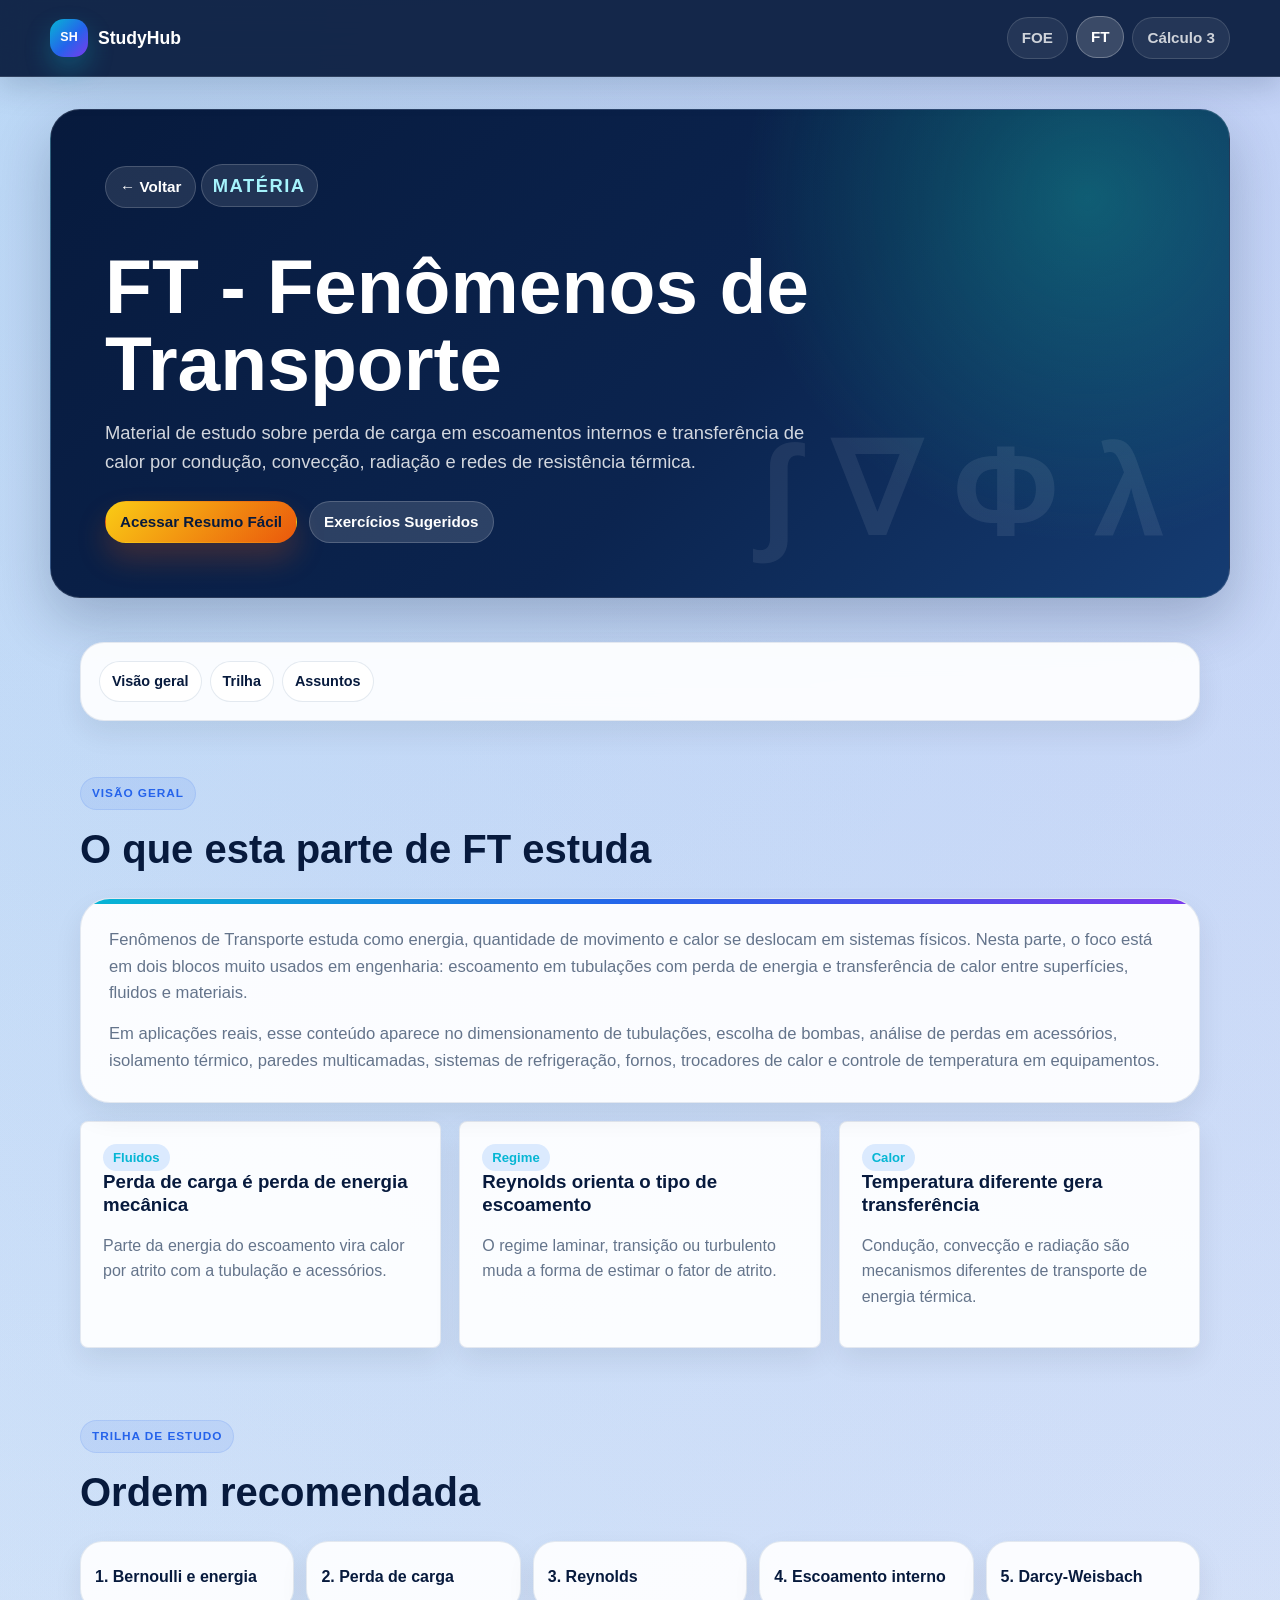
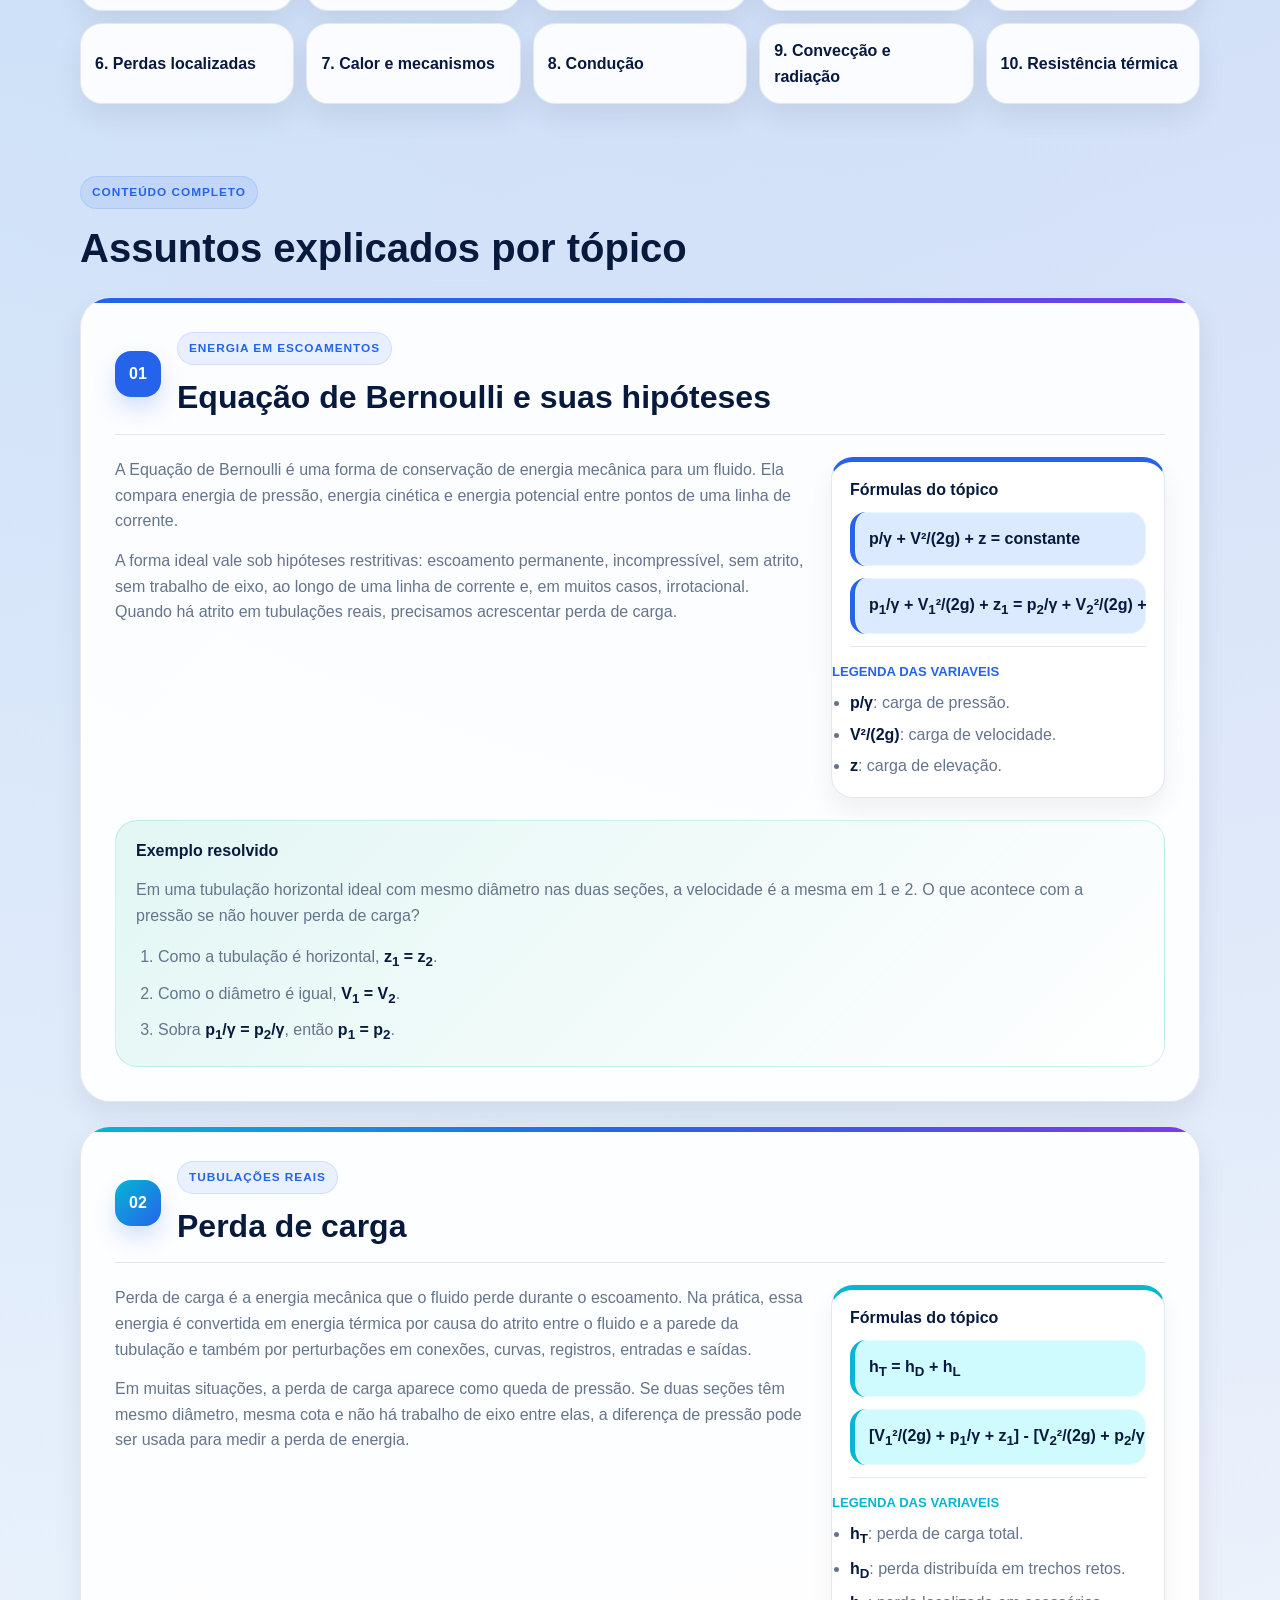
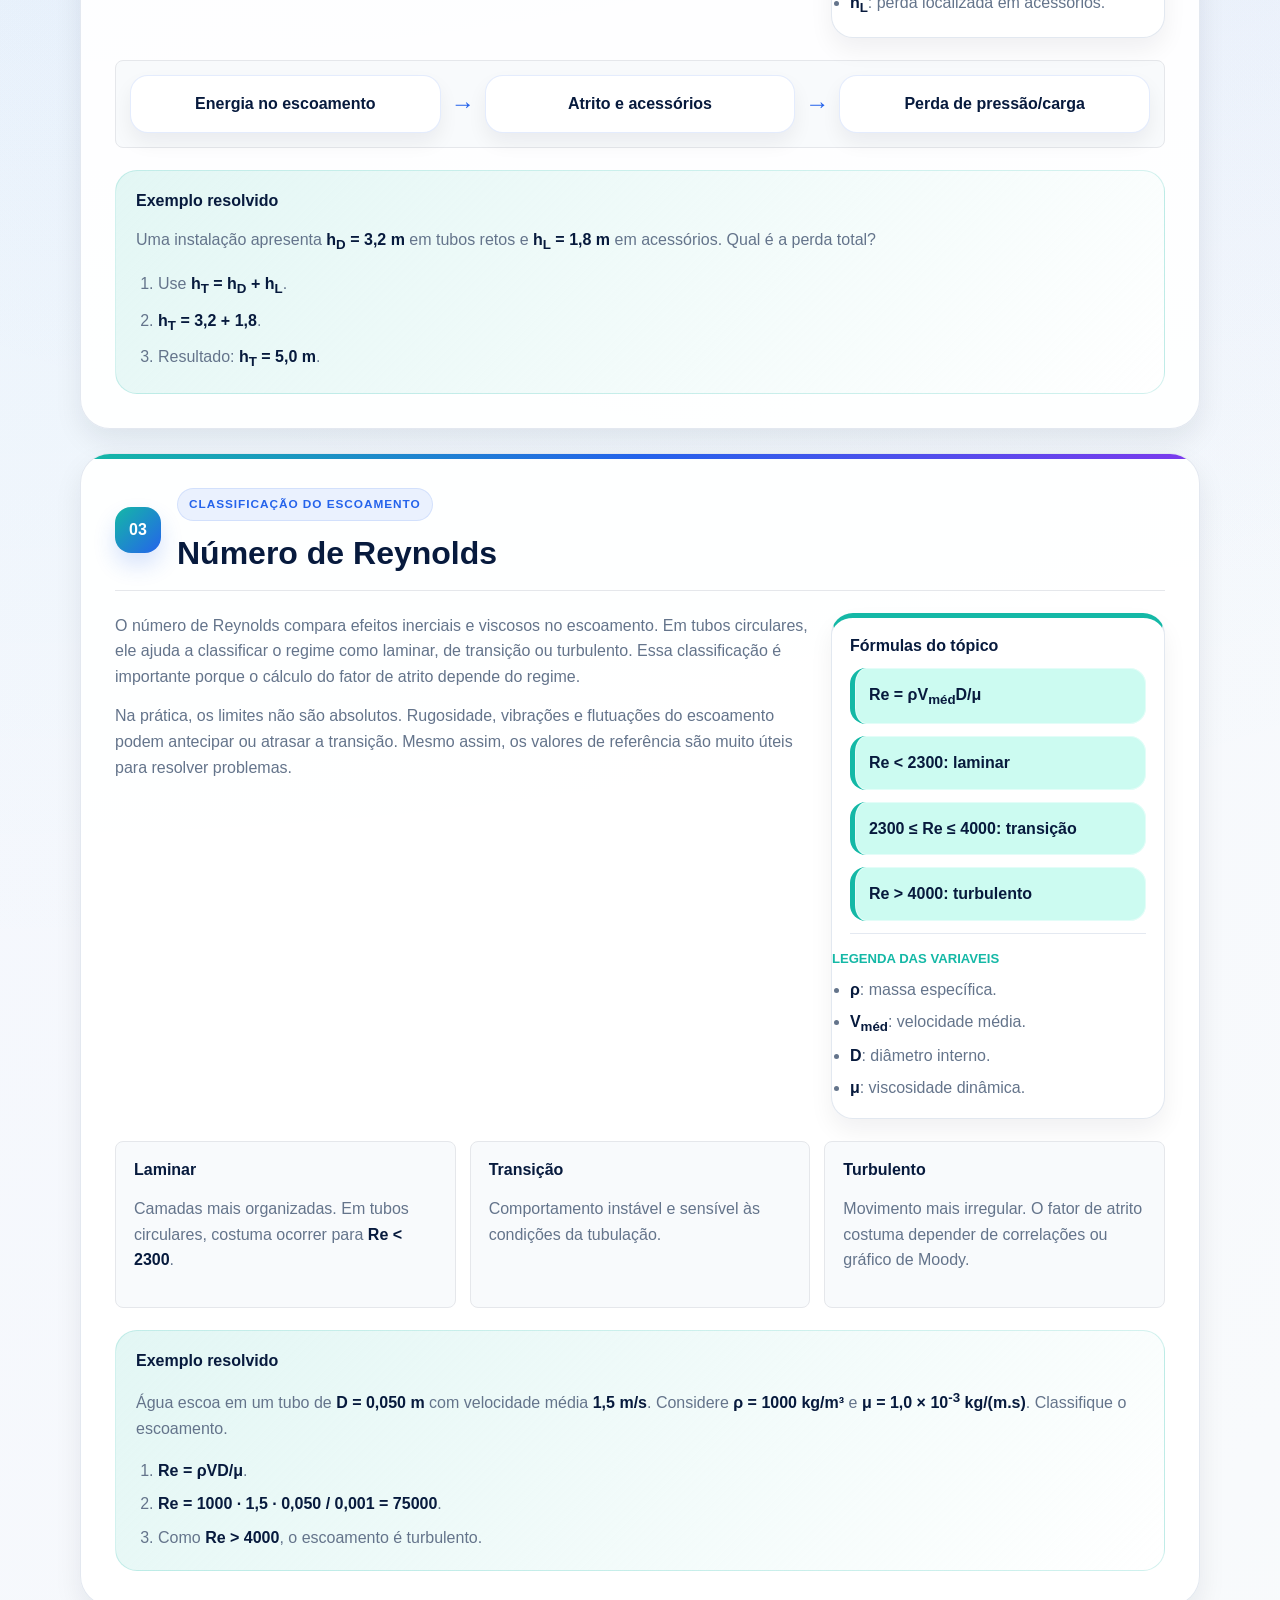
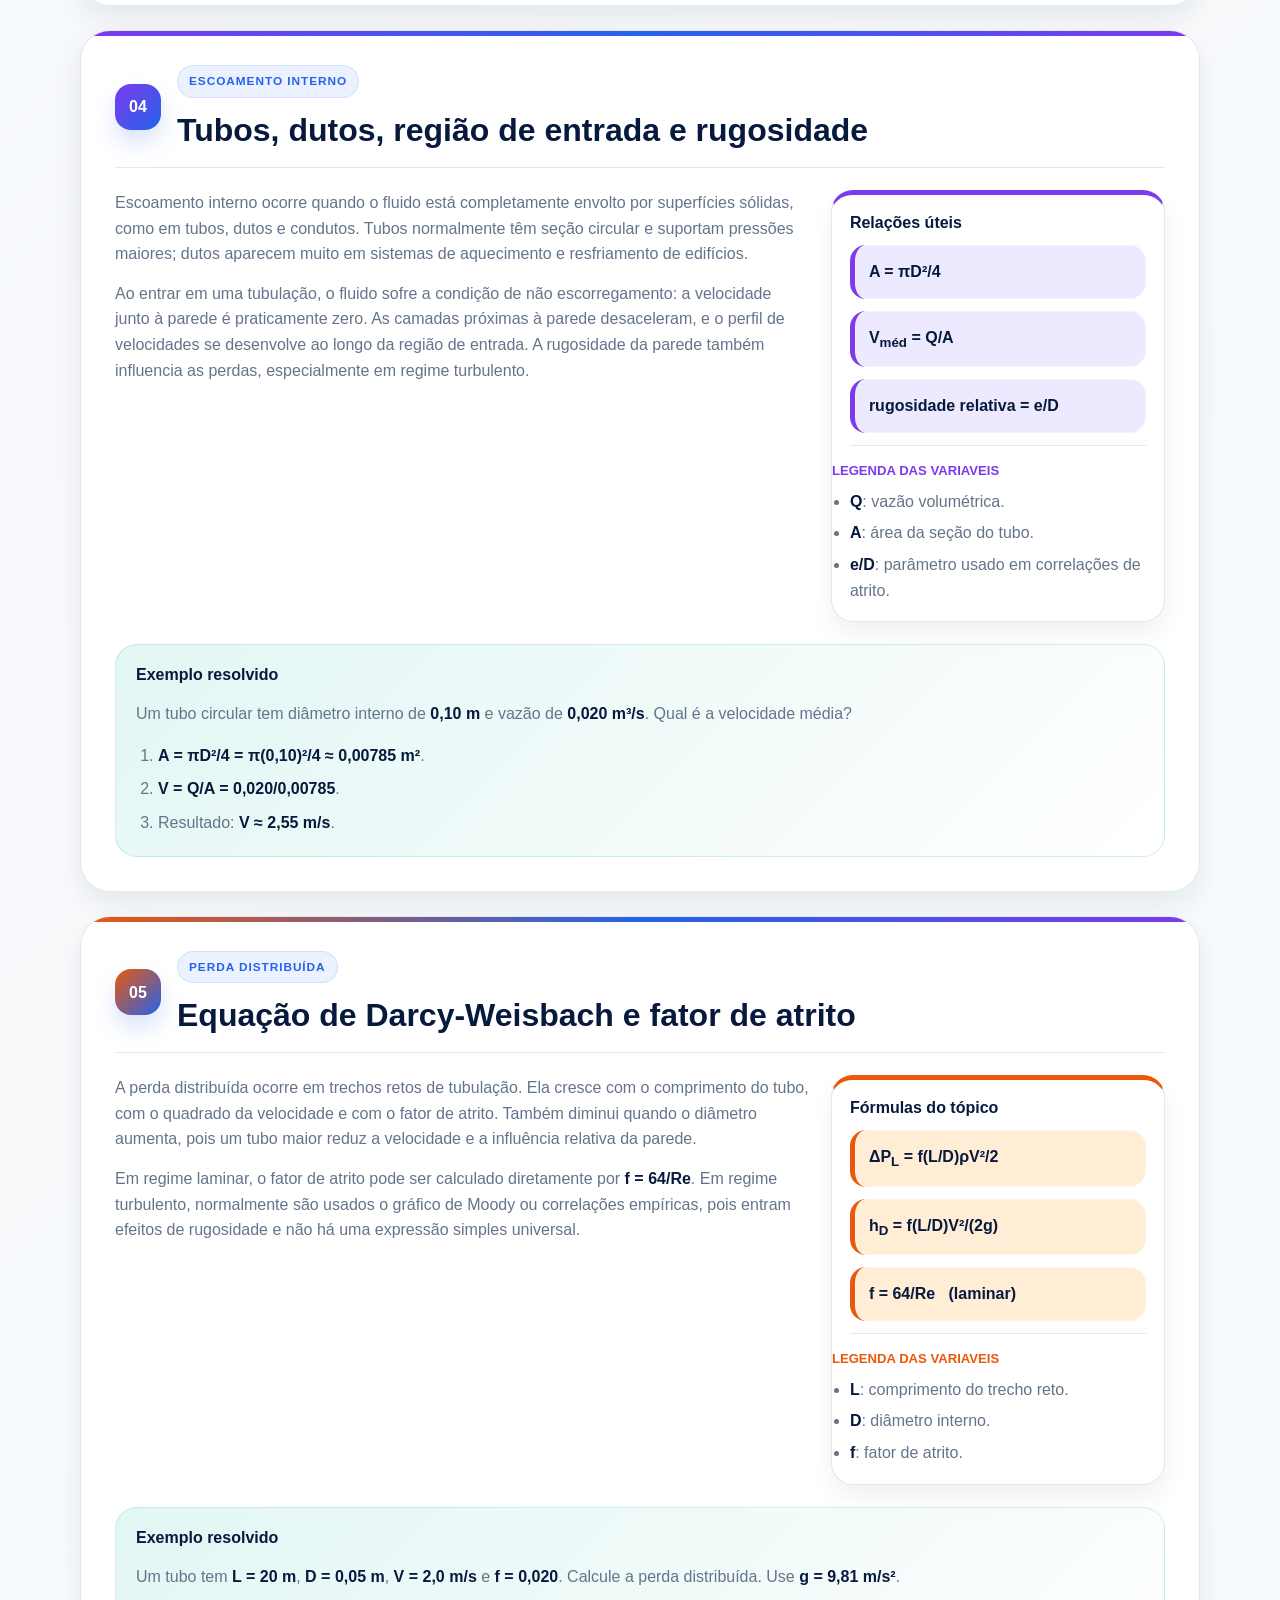
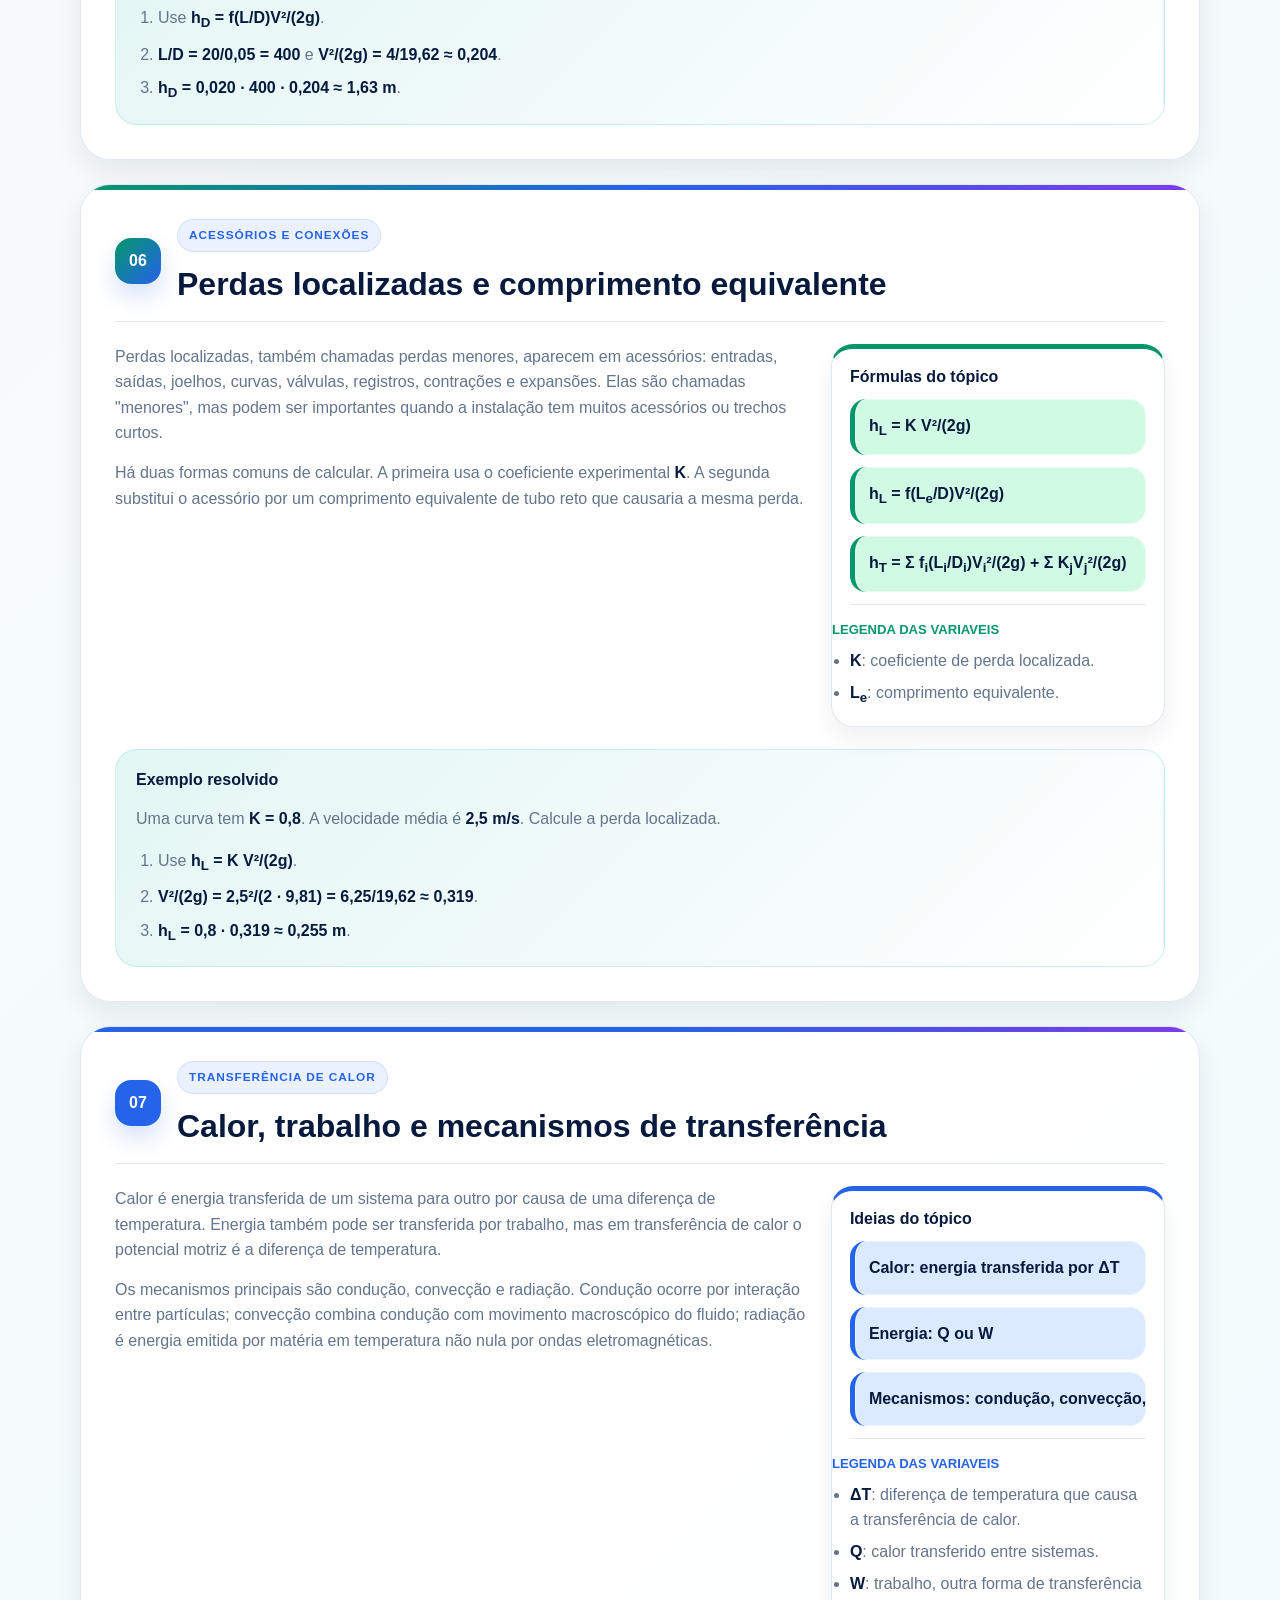
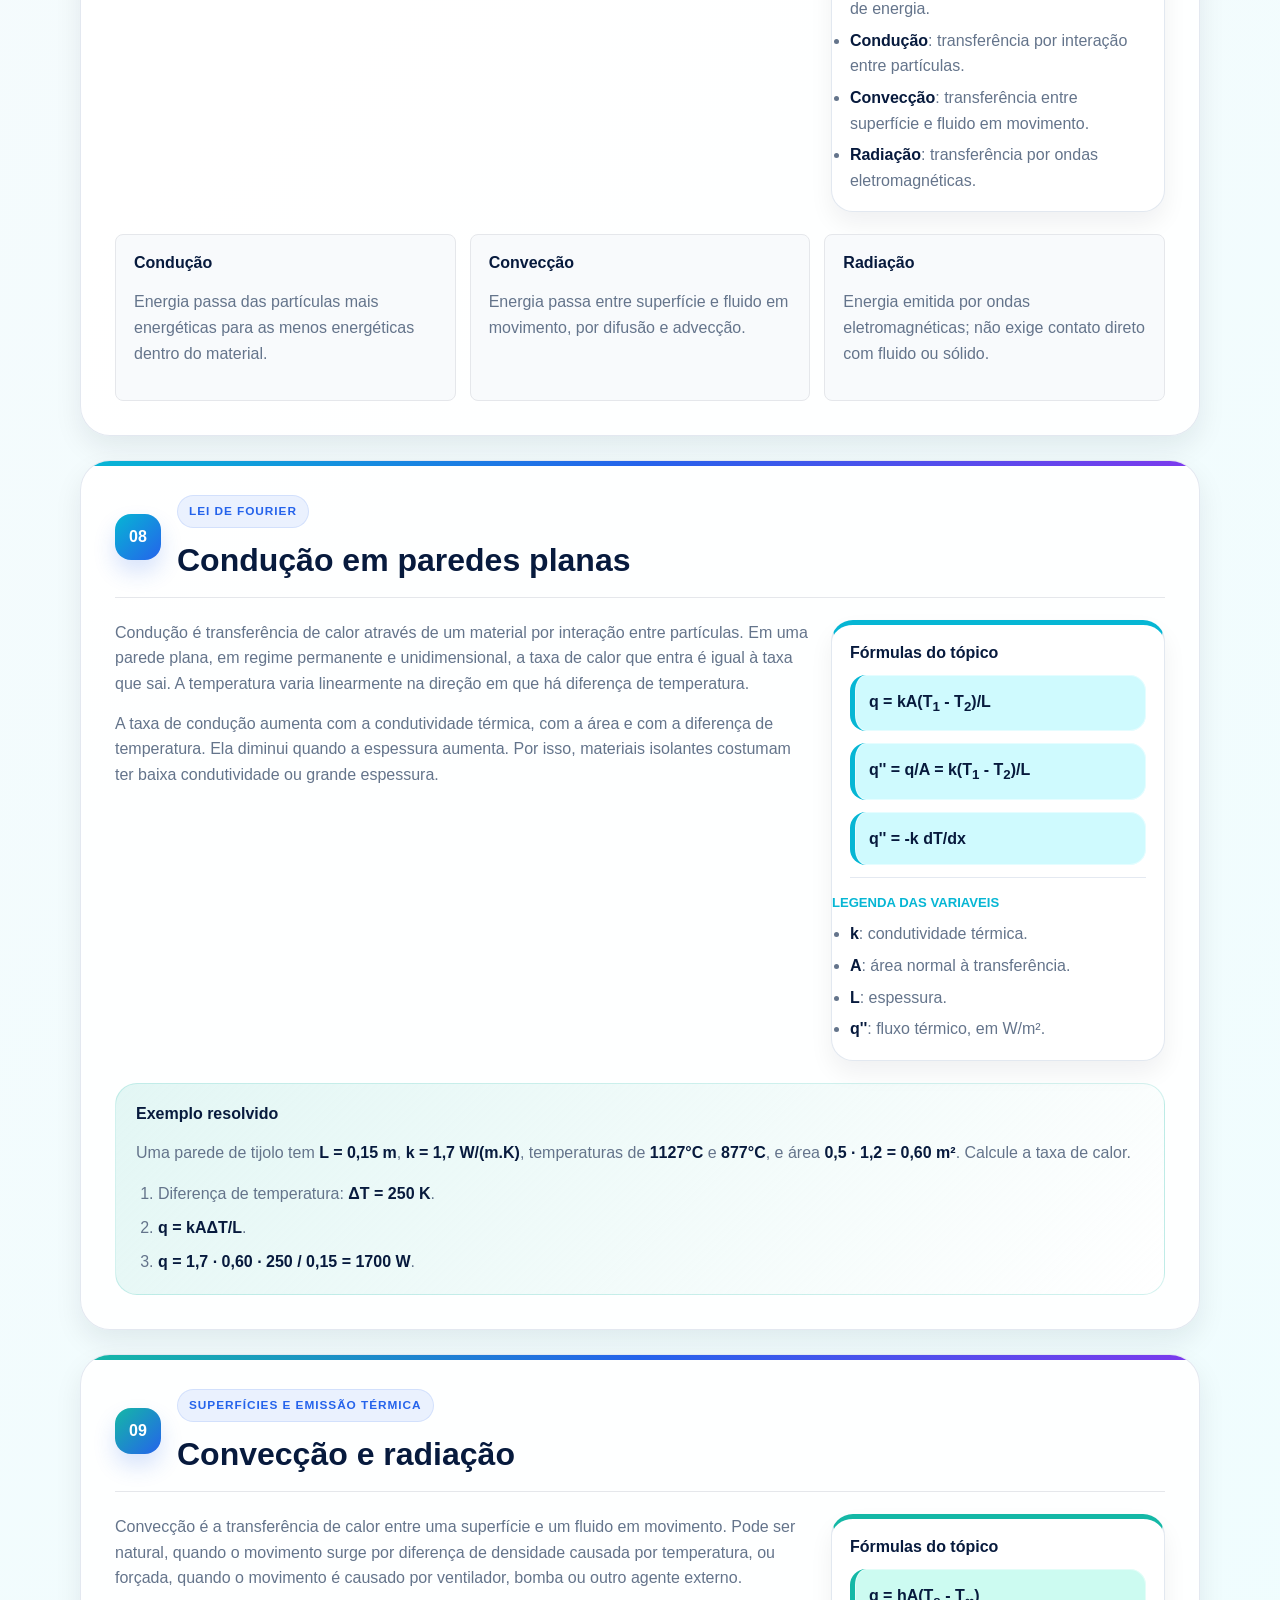
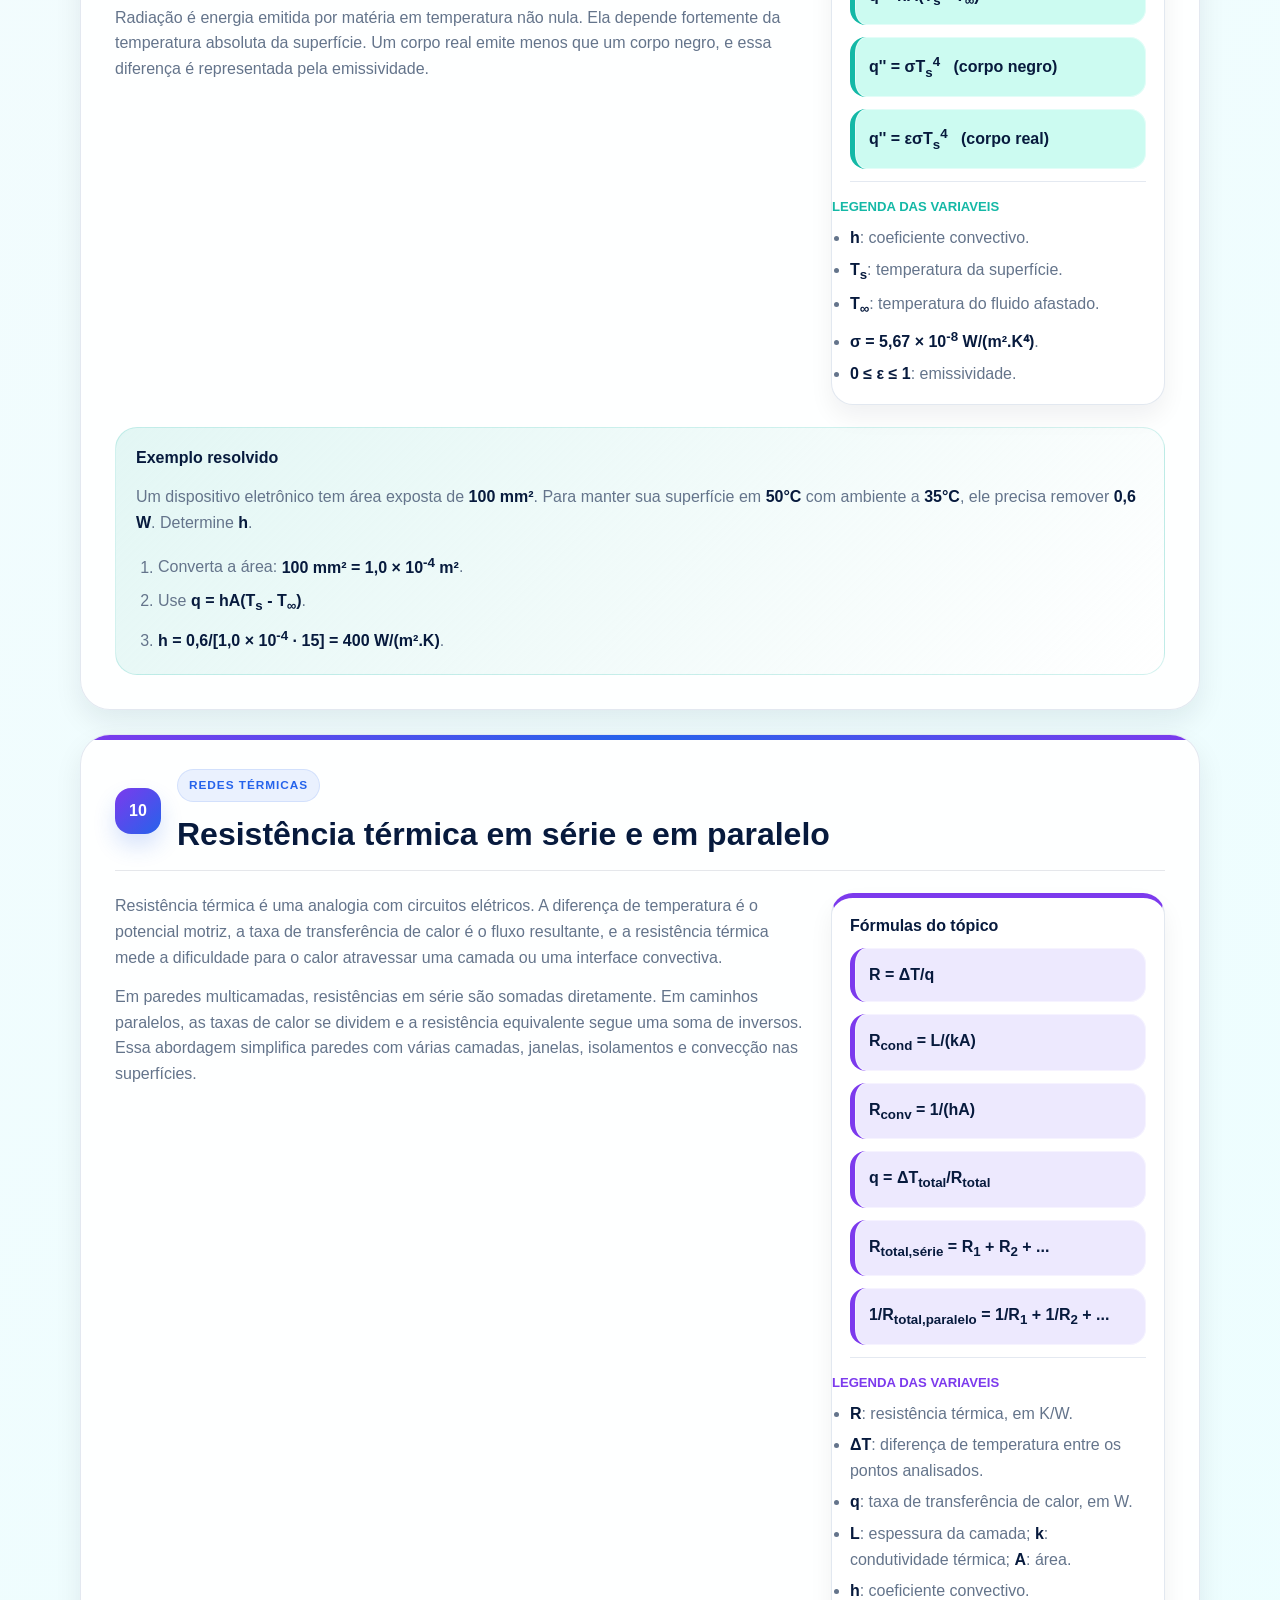
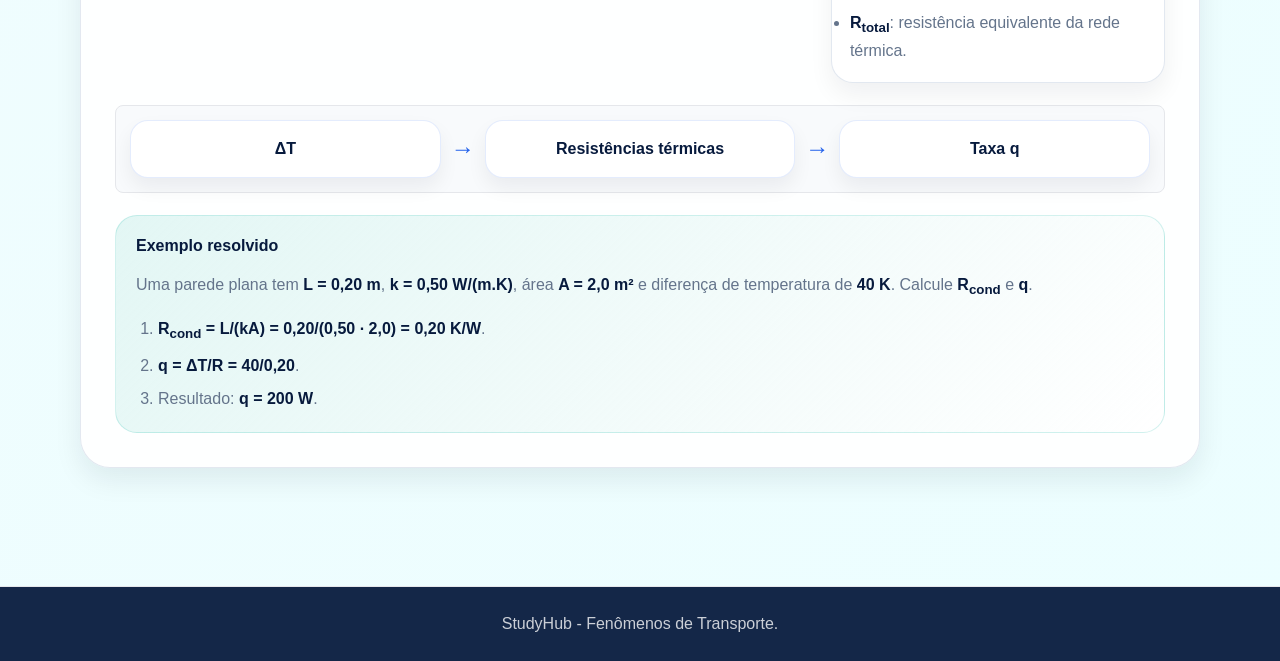
<file: materias/ft.html>
<!DOCTYPE html>
<html lang="pt-BR">
<head>
  <meta charset="UTF-8">
  <meta name="viewport" content="width=device-width, initial-scale=1.0">
  <title>FT | StudyHub</title>
  <link rel="stylesheet" href="../assets/css/style.css">
</head>
<body>
  <header class="site-header">
    <nav class="navbar" aria-label="Navegação principal">
      <a class="brand" href="../index.html">StudyHub</a>
      <div class="nav-links">
        <a href="foe.html">FOE</a>
        <a href="ft.html" aria-current="page">FT</a>
        <a href="calculo3.html">Cálculo 3</a>
      </div>
    </nav>
  </header>

  <main class="study-page">
    <section class="page-title">
      <a class="nav-button" href="../index.html">&larr; Voltar</a>
      <p class="eyebrow">Matéria</p>
      <h1>FT - Fenômenos de Transporte</h1>
      <p>
        Material de estudo sobre perda de carga em escoamentos internos e transferência de
        calor por condução, convecção, radiação e redes de resistência térmica.
      </p>
      <div class="page-title-actions" id="resumo-facil">
        <a class="nav-button summary-top-button" href="resumos/ft-resumo.html">Acessar Resumo Fácil</a>
        <a class="nav-button exercise-top-button" href="exercicios/ft-exercicios.html">Exercícios Sugeridos</a>
      </div>
    </section>

    <nav class="jump-nav" aria-label="Navegação da página">
      <a href="#visao-geral">Visão geral</a>
      <a href="#trilha">Trilha</a>
      <a href="#assuntos">Assuntos</a>
    </nav>

    <section class="study-block" id="visao-geral">
      <div class="section-heading">
        <p class="eyebrow">Visão geral</p>
        <h2>O que esta parte de FT estuda</h2>
      </div>

      <div class="lead-panel">
        <p>
          Fenômenos de Transporte estuda como energia, quantidade de movimento e calor se
          deslocam em sistemas físicos. Nesta parte, o foco está em dois blocos muito usados
          em engenharia: escoamento em tubulações com perda de energia e transferência de
          calor entre superfícies, fluidos e materiais.
        </p>
        <p>
          Em aplicações reais, esse conteúdo aparece no dimensionamento de tubulações,
          escolha de bombas, análise de perdas em acessórios, isolamento térmico, paredes
          multicamadas, sistemas de refrigeração, fornos, trocadores de calor e controle de
          temperatura em equipamentos.
        </p>
      </div>

      <div class="concept-grid">
        <article class="info-card">
          <span class="card-code">Fluidos</span>
          <h3>Perda de carga é perda de energia mecânica</h3>
          <p>Parte da energia do escoamento vira calor por atrito com a tubulação e acessórios.</p>
        </article>

        <article class="info-card">
          <span class="card-code">Regime</span>
          <h3>Reynolds orienta o tipo de escoamento</h3>
          <p>O regime laminar, transição ou turbulento muda a forma de estimar o fator de atrito.</p>
        </article>

        <article class="info-card">
          <span class="card-code">Calor</span>
          <h3>Temperatura diferente gera transferência</h3>
          <p>Condução, convecção e radiação são mecanismos diferentes de transporte de energia térmica.</p>
        </article>
      </div>
    </section>

    <section class="study-block" id="trilha">
      <div class="section-heading">
        <p class="eyebrow">Trilha de estudo</p>
        <h2>Ordem recomendada</h2>
      </div>

      <div class="learning-path">
        <a href="#bernoulli">1. Bernoulli e energia</a>
        <a href="#perda-carga">2. Perda de carga</a>
        <a href="#reynolds">3. Reynolds</a>
        <a href="#escoamento-interno">4. Escoamento interno</a>
        <a href="#darcy">5. Darcy-Weisbach</a>
        <a href="#perdas-localizadas">6. Perdas localizadas</a>
        <a href="#calor">7. Calor e mecanismos</a>
        <a href="#conducao">8. Condução</a>
        <a href="#conveccao-radiacao">9. Convecção e radiação</a>
        <a href="#resistencia-termica">10. Resistência térmica</a>
      </div>
    </section>

    <section class="study-block" id="assuntos">
      <div class="section-heading">
        <p class="eyebrow">Conteúdo completo</p>
        <h2>Assuntos explicados por tópico</h2>
      </div>

      <article class="lesson-topic" id="bernoulli">
        <header class="topic-header">
          <span class="topic-number">01</span>
          <div>
            <p class="eyebrow">Energia em escoamentos</p>
            <h3>Equação de Bernoulli e suas hipóteses</h3>
          </div>
        </header>

        <div class="topic-content">
          <div class="topic-explanation">
            <p>
              A Equação de Bernoulli é uma forma de conservação de energia mecânica para um
              fluido. Ela compara energia de pressão, energia cinética e energia potencial
              entre pontos de uma linha de corrente.
            </p>
            <p>
              A forma ideal vale sob hipóteses restritivas: escoamento permanente,
              incompressível, sem atrito, sem trabalho de eixo, ao longo de uma linha de
              corrente e, em muitos casos, irrotacional. Quando há atrito em tubulações reais,
              precisamos acrescentar perda de carga.
            </p>
          </div>

          <aside class="formula-panel">
            <h4>Fórmulas do tópico</h4>
            <p class="formula">p/&gamma; + V²/(2g) + z = constante</p>
            <p class="formula">p<sub>1</sub>/&gamma; + V<sub>1</sub>²/(2g) + z<sub>1</sub> = p<sub>2</sub>/&gamma; + V<sub>2</sub>²/(2g) + z<sub>2</sub></p>
            <ul>
              <li><span class="math">p/&gamma;</span>: carga de pressão.</li>
              <li><span class="math">V²/(2g)</span>: carga de velocidade.</li>
              <li><span class="math">z</span>: carga de elevação.</li>
            </ul>
          </aside>
        </div>

        <div class="topic-example">
          <h4>Exemplo resolvido</h4>
          <p>
            Em uma tubulação horizontal ideal com mesmo diâmetro nas duas seções, a velocidade
            é a mesma em 1 e 2. O que acontece com a pressão se não houver perda de carga?
          </p>
          <ol>
            <li>Como a tubulação é horizontal, <span class="math">z<sub>1</sub> = z<sub>2</sub></span>.</li>
            <li>Como o diâmetro é igual, <span class="math">V<sub>1</sub> = V<sub>2</sub></span>.</li>
            <li>Sobra <span class="math">p<sub>1</sub>/&gamma; = p<sub>2</sub>/&gamma;</span>, então <span class="math">p<sub>1</sub> = p<sub>2</sub></span>.</li>
          </ol>
        </div>
      </article>

      <article class="lesson-topic" id="perda-carga">
        <header class="topic-header">
          <span class="topic-number">02</span>
          <div>
            <p class="eyebrow">Tubulações reais</p>
            <h3>Perda de carga</h3>
          </div>
        </header>

        <div class="topic-content">
          <div class="topic-explanation">
            <p>
              Perda de carga é a energia mecânica que o fluido perde durante o escoamento.
              Na prática, essa energia é convertida em energia térmica por causa do atrito
              entre o fluido e a parede da tubulação e também por perturbações em conexões,
              curvas, registros, entradas e saídas.
            </p>
            <p>
              Em muitas situações, a perda de carga aparece como queda de pressão. Se duas
              seções têm mesmo diâmetro, mesma cota e não há trabalho de eixo entre elas,
              a diferença de pressão pode ser usada para medir a perda de energia.
            </p>
          </div>

          <aside class="formula-panel">
            <h4>Fórmulas do tópico</h4>
            <p class="formula">h<sub>T</sub> = h<sub>D</sub> + h<sub>L</sub></p>
            <p class="formula">[V<sub>1</sub>²/(2g) + p<sub>1</sub>/&gamma; + z<sub>1</sub>] - [V<sub>2</sub>²/(2g) + p<sub>2</sub>/&gamma; + z<sub>2</sub>] = h<sub>T</sub></p>
            <ul>
              <li><span class="math">h<sub>T</sub></span>: perda de carga total.</li>
              <li><span class="math">h<sub>D</sub></span>: perda distribuída em trechos retos.</li>
              <li><span class="math">h<sub>L</sub></span>: perda localizada em acessórios.</li>
            </ul>
          </aside>
        </div>

        <div class="concept-strip">
          <span>Energia no escoamento</span>
          <span class="flow-arrow">&rarr;</span>
          <span>Atrito e acessórios</span>
          <span class="flow-arrow">&rarr;</span>
          <span>Perda de pressão/carga</span>
        </div>

        <div class="topic-example">
          <h4>Exemplo resolvido</h4>
          <p>
            Uma instalação apresenta <span class="math">h<sub>D</sub> = 3,2 m</span> em tubos retos
            e <span class="math">h<sub>L</sub> = 1,8 m</span> em acessórios. Qual é a perda total?
          </p>
          <ol>
            <li>Use <span class="math">h<sub>T</sub> = h<sub>D</sub> + h<sub>L</sub></span>.</li>
            <li><span class="math">h<sub>T</sub> = 3,2 + 1,8</span>.</li>
            <li>Resultado: <span class="math">h<sub>T</sub> = 5,0 m</span>.</li>
          </ol>
        </div>
      </article>

      <article class="lesson-topic" id="reynolds">
        <header class="topic-header">
          <span class="topic-number">03</span>
          <div>
            <p class="eyebrow">Classificação do escoamento</p>
            <h3>Número de Reynolds</h3>
          </div>
        </header>

        <div class="topic-content">
          <div class="topic-explanation">
            <p>
              O número de Reynolds compara efeitos inerciais e viscosos no escoamento. Em
              tubos circulares, ele ajuda a classificar o regime como laminar, de transição
              ou turbulento. Essa classificação é importante porque o cálculo do fator de
              atrito depende do regime.
            </p>
            <p>
              Na prática, os limites não são absolutos. Rugosidade, vibrações e flutuações do
              escoamento podem antecipar ou atrasar a transição. Mesmo assim, os valores de
              referência são muito úteis para resolver problemas.
            </p>
          </div>

          <aside class="formula-panel">
            <h4>Fórmulas do tópico</h4>
            <p class="formula">Re = &rho;V<sub>méd</sub>D/&mu;</p>
            <p class="formula">Re &lt; 2300: laminar</p>
            <p class="formula">2300 &le; Re &le; 4000: transição</p>
            <p class="formula">Re &gt; 4000: turbulento</p>
            <ul>
              <li><span class="math">&rho;</span>: massa específica.</li>
              <li><span class="math">V<sub>méd</sub></span>: velocidade média.</li>
              <li><span class="math">D</span>: diâmetro interno.</li>
              <li><span class="math">&mu;</span>: viscosidade dinâmica.</li>
            </ul>
          </aside>
        </div>

        <div class="compare-block">
          <div>
            <h4>Laminar</h4>
            <p>Camadas mais organizadas. Em tubos circulares, costuma ocorrer para <span class="math">Re &lt; 2300</span>.</p>
          </div>
          <div>
            <h4>Transição</h4>
            <p>Comportamento instável e sensível às condições da tubulação.</p>
          </div>
          <div>
            <h4>Turbulento</h4>
            <p>Movimento mais irregular. O fator de atrito costuma depender de correlações ou gráfico de Moody.</p>
          </div>
        </div>

        <div class="topic-example">
          <h4>Exemplo resolvido</h4>
          <p>
            Água escoa em um tubo de <span class="math">D = 0,050 m</span> com velocidade média
            <span class="math">1,5 m/s</span>. Considere <span class="math">&rho; = 1000 kg/m³</span>
            e <span class="math">&mu; = 1,0 &times; 10<sup>-3</sup> kg/(m.s)</span>. Classifique o escoamento.
          </p>
          <ol>
            <li><span class="math">Re = &rho;VD/&mu;</span>.</li>
            <li><span class="math">Re = 1000 &middot; 1,5 &middot; 0,050 / 0,001 = 75000</span>.</li>
            <li>Como <span class="math">Re &gt; 4000</span>, o escoamento é turbulento.</li>
          </ol>
        </div>
      </article>

      <article class="lesson-topic" id="escoamento-interno">
        <header class="topic-header">
          <span class="topic-number">04</span>
          <div>
            <p class="eyebrow">Escoamento interno</p>
            <h3>Tubos, dutos, região de entrada e rugosidade</h3>
          </div>
        </header>

        <div class="topic-content">
          <div class="topic-explanation">
            <p>
              Escoamento interno ocorre quando o fluido está completamente envolto por
              superfícies sólidas, como em tubos, dutos e condutos. Tubos normalmente têm
              seção circular e suportam pressões maiores; dutos aparecem muito em sistemas
              de aquecimento e resfriamento de edifícios.
            </p>
            <p>
              Ao entrar em uma tubulação, o fluido sofre a condição de não escorregamento:
              a velocidade junto à parede é praticamente zero. As camadas próximas à parede
              desaceleram, e o perfil de velocidades se desenvolve ao longo da região de
              entrada. A rugosidade da parede também influencia as perdas, especialmente em
              regime turbulento.
            </p>
          </div>

          <aside class="formula-panel">
            <h4>Relações úteis</h4>
            <p class="formula">A = &pi;D²/4</p>
            <p class="formula">V<sub>méd</sub> = Q/A</p>
            <p class="formula">rugosidade relativa = e/D</p>
            <ul>
              <li><span class="math">Q</span>: vazão volumétrica.</li>
              <li><span class="math">A</span>: área da seção do tubo.</li>
              <li><span class="math">e/D</span>: parâmetro usado em correlações de atrito.</li>
            </ul>
          </aside>
        </div>

        <div class="topic-example">
          <h4>Exemplo resolvido</h4>
          <p>
            Um tubo circular tem diâmetro interno de <span class="math">0,10 m</span> e vazão
            de <span class="math">0,020 m³/s</span>. Qual é a velocidade média?
          </p>
          <ol>
            <li><span class="math">A = &pi;D²/4 = &pi;(0,10)²/4 &asymp; 0,00785 m²</span>.</li>
            <li><span class="math">V = Q/A = 0,020/0,00785</span>.</li>
            <li>Resultado: <span class="math">V &asymp; 2,55 m/s</span>.</li>
          </ol>
        </div>
      </article>

      <article class="lesson-topic" id="darcy">
        <header class="topic-header">
          <span class="topic-number">05</span>
          <div>
            <p class="eyebrow">Perda distribuída</p>
            <h3>Equação de Darcy-Weisbach e fator de atrito</h3>
          </div>
        </header>

        <div class="topic-content">
          <div class="topic-explanation">
            <p>
              A perda distribuída ocorre em trechos retos de tubulação. Ela cresce com o
              comprimento do tubo, com o quadrado da velocidade e com o fator de atrito.
              Também diminui quando o diâmetro aumenta, pois um tubo maior reduz a velocidade
              e a influência relativa da parede.
            </p>
            <p>
              Em regime laminar, o fator de atrito pode ser calculado diretamente por
              <span class="math">f = 64/Re</span>. Em regime turbulento, normalmente são usados
              o gráfico de Moody ou correlações empíricas, pois entram efeitos de rugosidade
              e não há uma expressão simples universal.
            </p>
          </div>

          <aside class="formula-panel">
            <h4>Fórmulas do tópico</h4>
            <p class="formula">&Delta;P<sub>L</sub> = f(L/D)&rho;V²/2</p>
            <p class="formula">h<sub>D</sub> = f(L/D)V²/(2g)</p>
            <p class="formula">f = 64/Re &nbsp; (laminar)</p>
            <ul>
              <li><span class="math">L</span>: comprimento do trecho reto.</li>
              <li><span class="math">D</span>: diâmetro interno.</li>
              <li><span class="math">f</span>: fator de atrito.</li>
            </ul>
          </aside>
        </div>

        <div class="topic-example">
          <h4>Exemplo resolvido</h4>
          <p>
            Um tubo tem <span class="math">L = 20 m</span>, <span class="math">D = 0,05 m</span>,
            <span class="math">V = 2,0 m/s</span> e <span class="math">f = 0,020</span>.
            Calcule a perda distribuída. Use <span class="math">g = 9,81 m/s²</span>.
          </p>
          <ol>
            <li>Use <span class="math">h<sub>D</sub> = f(L/D)V²/(2g)</span>.</li>
            <li><span class="math">L/D = 20/0,05 = 400</span> e <span class="math">V²/(2g) = 4/19,62 &asymp; 0,204</span>.</li>
            <li><span class="math">h<sub>D</sub> = 0,020 &middot; 400 &middot; 0,204 &asymp; 1,63 m</span>.</li>
          </ol>
        </div>
      </article>

      <article class="lesson-topic" id="perdas-localizadas">
        <header class="topic-header">
          <span class="topic-number">06</span>
          <div>
            <p class="eyebrow">Acessórios e conexões</p>
            <h3>Perdas localizadas e comprimento equivalente</h3>
          </div>
        </header>

        <div class="topic-content">
          <div class="topic-explanation">
            <p>
              Perdas localizadas, também chamadas perdas menores, aparecem em acessórios:
              entradas, saídas, joelhos, curvas, válvulas, registros, contrações e expansões.
              Elas são chamadas "menores", mas podem ser importantes quando a instalação tem
              muitos acessórios ou trechos curtos.
            </p>
            <p>
              Há duas formas comuns de calcular. A primeira usa o coeficiente experimental
              <span class="math">K</span>. A segunda substitui o acessório por um comprimento
              equivalente de tubo reto que causaria a mesma perda.
            </p>
          </div>

          <aside class="formula-panel">
            <h4>Fórmulas do tópico</h4>
            <p class="formula">h<sub>L</sub> = K V²/(2g)</p>
            <p class="formula">h<sub>L</sub> = f(L<sub>e</sub>/D)V²/(2g)</p>
            <p class="formula">h<sub>T</sub> = &Sigma; f<sub>i</sub>(L<sub>i</sub>/D<sub>i</sub>)V<sub>i</sub>²/(2g) + &Sigma; K<sub>j</sub>V<sub>j</sub>²/(2g)</p>
            <ul>
              <li><span class="math">K</span>: coeficiente de perda localizada.</li>
              <li><span class="math">L<sub>e</sub></span>: comprimento equivalente.</li>
            </ul>
          </aside>
        </div>

        <div class="topic-example">
          <h4>Exemplo resolvido</h4>
          <p>
            Uma curva tem <span class="math">K = 0,8</span>. A velocidade média é
            <span class="math">2,5 m/s</span>. Calcule a perda localizada.
          </p>
          <ol>
            <li>Use <span class="math">h<sub>L</sub> = K V²/(2g)</span>.</li>
            <li><span class="math">V²/(2g) = 2,5²/(2 &middot; 9,81) = 6,25/19,62 &asymp; 0,319</span>.</li>
            <li><span class="math">h<sub>L</sub> = 0,8 &middot; 0,319 &asymp; 0,255 m</span>.</li>
          </ol>
        </div>
      </article>

      <article class="lesson-topic" id="calor">
        <header class="topic-header">
          <span class="topic-number">07</span>
          <div>
            <p class="eyebrow">Transferência de calor</p>
            <h3>Calor, trabalho e mecanismos de transferência</h3>
          </div>
        </header>

        <div class="topic-content">
          <div class="topic-explanation">
            <p>
              Calor é energia transferida de um sistema para outro por causa de uma diferença
              de temperatura. Energia também pode ser transferida por trabalho, mas em
              transferência de calor o potencial motriz é a diferença de temperatura.
            </p>
            <p>
              Os mecanismos principais são condução, convecção e radiação. Condução ocorre
              por interação entre partículas; convecção combina condução com movimento
              macroscópico do fluido; radiação é energia emitida por matéria em temperatura
              não nula por ondas eletromagnéticas.
            </p>
          </div>

          <aside class="formula-panel">
            <h4>Ideias do tópico</h4>
            <p class="formula">Calor: energia transferida por &Delta;T</p>
            <p class="formula">Energia: Q ou W</p>
            <p class="formula">Mecanismos: condução, convecção, radiação</p>
            <ul>
              <li><span class="math">&Delta;T</span>: diferença de temperatura que causa a transferência de calor.</li>
              <li><span class="math">Q</span>: calor transferido entre sistemas.</li>
              <li><span class="math">W</span>: trabalho, outra forma de transferência de energia.</li>
              <li><span class="math">Condução</span>: transferência por interação entre partículas.</li>
              <li><span class="math">Convecção</span>: transferência entre superfície e fluido em movimento.</li>
              <li><span class="math">Radiação</span>: transferência por ondas eletromagnéticas.</li>
            </ul>
          </aside>
        </div>

        <div class="compare-block">
          <div>
            <h4>Condução</h4>
            <p>Energia passa das partículas mais energéticas para as menos energéticas dentro do material.</p>
          </div>
          <div>
            <h4>Convecção</h4>
            <p>Energia passa entre superfície e fluido em movimento, por difusão e advecção.</p>
          </div>
          <div>
            <h4>Radiação</h4>
            <p>Energia emitida por ondas eletromagnéticas; não exige contato direto com fluido ou sólido.</p>
          </div>
        </div>
      </article>

      <article class="lesson-topic" id="conducao">
        <header class="topic-header">
          <span class="topic-number">08</span>
          <div>
            <p class="eyebrow">Lei de Fourier</p>
            <h3>Condução em paredes planas</h3>
          </div>
        </header>

        <div class="topic-content">
          <div class="topic-explanation">
            <p>
              Condução é transferência de calor através de um material por interação entre
              partículas. Em uma parede plana, em regime permanente e unidimensional, a taxa
              de calor que entra é igual à taxa que sai. A temperatura varia linearmente na
              direção em que há diferença de temperatura.
            </p>
            <p>
              A taxa de condução aumenta com a condutividade térmica, com a área e com a
              diferença de temperatura. Ela diminui quando a espessura aumenta. Por isso,
              materiais isolantes costumam ter baixa condutividade ou grande espessura.
            </p>
          </div>

          <aside class="formula-panel">
            <h4>Fórmulas do tópico</h4>
            <p class="formula">q = kA(T<sub>1</sub> - T<sub>2</sub>)/L</p>
            <p class="formula">q'' = q/A = k(T<sub>1</sub> - T<sub>2</sub>)/L</p>
            <p class="formula">q'' = -k dT/dx</p>
            <ul>
              <li><span class="math">k</span>: condutividade térmica.</li>
              <li><span class="math">A</span>: área normal à transferência.</li>
              <li><span class="math">L</span>: espessura.</li>
              <li><span class="math">q''</span>: fluxo térmico, em W/m².</li>
            </ul>
          </aside>
        </div>

        <div class="topic-example">
          <h4>Exemplo resolvido</h4>
          <p>
            Uma parede de tijolo tem <span class="math">L = 0,15 m</span>,
            <span class="math">k = 1,7 W/(m.K)</span>, temperaturas de
            <span class="math">1127°C</span> e <span class="math">877°C</span>, e área
            <span class="math">0,5 &middot; 1,2 = 0,60 m²</span>. Calcule a taxa de calor.
          </p>
          <ol>
            <li>Diferença de temperatura: <span class="math">&Delta;T = 250 K</span>.</li>
            <li><span class="math">q = kA&Delta;T/L</span>.</li>
            <li><span class="math">q = 1,7 &middot; 0,60 &middot; 250 / 0,15 = 1700 W</span>.</li>
          </ol>
        </div>
      </article>

      <article class="lesson-topic" id="conveccao-radiacao">
        <header class="topic-header">
          <span class="topic-number">09</span>
          <div>
            <p class="eyebrow">Superfícies e emissão térmica</p>
            <h3>Convecção e radiação</h3>
          </div>
        </header>

        <div class="topic-content">
          <div class="topic-explanation">
            <p>
              Convecção é a transferência de calor entre uma superfície e um fluido em
              movimento. Pode ser natural, quando o movimento surge por diferença de densidade
              causada por temperatura, ou forçada, quando o movimento é causado por ventilador,
              bomba ou outro agente externo.
            </p>
            <p>
              Radiação é energia emitida por matéria em temperatura não nula. Ela depende
              fortemente da temperatura absoluta da superfície. Um corpo real emite menos que
              um corpo negro, e essa diferença é representada pela emissividade.
            </p>
          </div>

          <aside class="formula-panel">
            <h4>Fórmulas do tópico</h4>
            <p class="formula">q = hA(T<sub>s</sub> - T<sub>&infin;</sub>)</p>
            <p class="formula">q'' = &sigma;T<sub>s</sub><sup>4</sup> &nbsp; (corpo negro)</p>
            <p class="formula">q'' = &epsilon;&sigma;T<sub>s</sub><sup>4</sup> &nbsp; (corpo real)</p>
            <ul>
              <li><span class="math">h</span>: coeficiente convectivo.</li>
              <li><span class="math">T<sub>s</sub></span>: temperatura da superfície.</li>
              <li><span class="math">T<sub>&infin;</sub></span>: temperatura do fluido afastado.</li>
              <li><span class="math">&sigma; = 5,67 &times; 10<sup>-8</sup> W/(m².K⁴)</span>.</li>
              <li><span class="math">0 &le; &epsilon; &le; 1</span>: emissividade.</li>
            </ul>
          </aside>
        </div>

        <div class="topic-example">
          <h4>Exemplo resolvido</h4>
          <p>
            Um dispositivo eletrônico tem área exposta de <span class="math">100 mm²</span>.
            Para manter sua superfície em <span class="math">50°C</span> com ambiente a
            <span class="math">35°C</span>, ele precisa remover <span class="math">0,6 W</span>.
            Determine <span class="math">h</span>.
          </p>
          <ol>
            <li>Converta a área: <span class="math">100 mm² = 1,0 &times; 10<sup>-4</sup> m²</span>.</li>
            <li>Use <span class="math">q = hA(T<sub>s</sub> - T<sub>&infin;</sub>)</span>.</li>
            <li><span class="math">h = 0,6/[1,0 &times; 10<sup>-4</sup> &middot; 15] = 400 W/(m².K)</span>.</li>
          </ol>
        </div>
      </article>

      <article class="lesson-topic" id="resistencia-termica">
        <header class="topic-header">
          <span class="topic-number">10</span>
          <div>
            <p class="eyebrow">Redes térmicas</p>
            <h3>Resistência térmica em série e em paralelo</h3>
          </div>
        </header>

        <div class="topic-content">
          <div class="topic-explanation">
            <p>
              Resistência térmica é uma analogia com circuitos elétricos. A diferença de
              temperatura é o potencial motriz, a taxa de transferência de calor é o fluxo
              resultante, e a resistência térmica mede a dificuldade para o calor atravessar
              uma camada ou uma interface convectiva.
            </p>
            <p>
              Em paredes multicamadas, resistências em série são somadas diretamente. Em
              caminhos paralelos, as taxas de calor se dividem e a resistência equivalente
              segue uma soma de inversos. Essa abordagem simplifica paredes com várias
              camadas, janelas, isolamentos e convecção nas superfícies.
            </p>
          </div>

          <aside class="formula-panel">
            <h4>Fórmulas do tópico</h4>
            <p class="formula">R = &Delta;T/q</p>
            <p class="formula">R<sub>cond</sub> = L/(kA)</p>
            <p class="formula">R<sub>conv</sub> = 1/(hA)</p>
            <p class="formula">q = &Delta;T<sub>total</sub>/R<sub>total</sub></p>
            <p class="formula">R<sub>total,série</sub> = R<sub>1</sub> + R<sub>2</sub> + ...</p>
            <p class="formula">1/R<sub>total,paralelo</sub> = 1/R<sub>1</sub> + 1/R<sub>2</sub> + ...</p>
            <ul>
              <li><span class="math">R</span>: resistência térmica, em K/W.</li>
              <li><span class="math">&Delta;T</span>: diferença de temperatura entre os pontos analisados.</li>
              <li><span class="math">q</span>: taxa de transferência de calor, em W.</li>
              <li><span class="math">L</span>: espessura da camada; <span class="math">k</span>: condutividade térmica; <span class="math">A</span>: área.</li>
              <li><span class="math">h</span>: coeficiente convectivo.</li>
              <li><span class="math">R<sub>total</sub></span>: resistência equivalente da rede térmica.</li>
            </ul>
          </aside>
        </div>

        <div class="concept-strip">
          <span>&Delta;T</span>
          <span class="flow-arrow">&rarr;</span>
          <span>Resistências térmicas</span>
          <span class="flow-arrow">&rarr;</span>
          <span>Taxa q</span>
        </div>

        <div class="topic-example">
          <h4>Exemplo resolvido</h4>
          <p>
            Uma parede plana tem <span class="math">L = 0,20 m</span>,
            <span class="math">k = 0,50 W/(m.K)</span>, área <span class="math">A = 2,0 m²</span>
            e diferença de temperatura de <span class="math">40 K</span>. Calcule
            <span class="math">R<sub>cond</sub></span> e <span class="math">q</span>.
          </p>
          <ol>
            <li><span class="math">R<sub>cond</sub> = L/(kA) = 0,20/(0,50 &middot; 2,0) = 0,20 K/W</span>.</li>
            <li><span class="math">q = &Delta;T/R = 40/0,20</span>.</li>
            <li>Resultado: <span class="math">q = 200 W</span>.</li>
          </ol>
        </div>
      </article>
    </section>

  </main>

  <button class="back-to-top" type="button" aria-label="Voltar ao topo">&uarr;</button>

  <footer class="site-footer">
    <p>StudyHub - Fenômenos de Transporte.</p>
  </footer>

  <script src="../assets/js/main.js"></script>
</body>
</html>
</file>
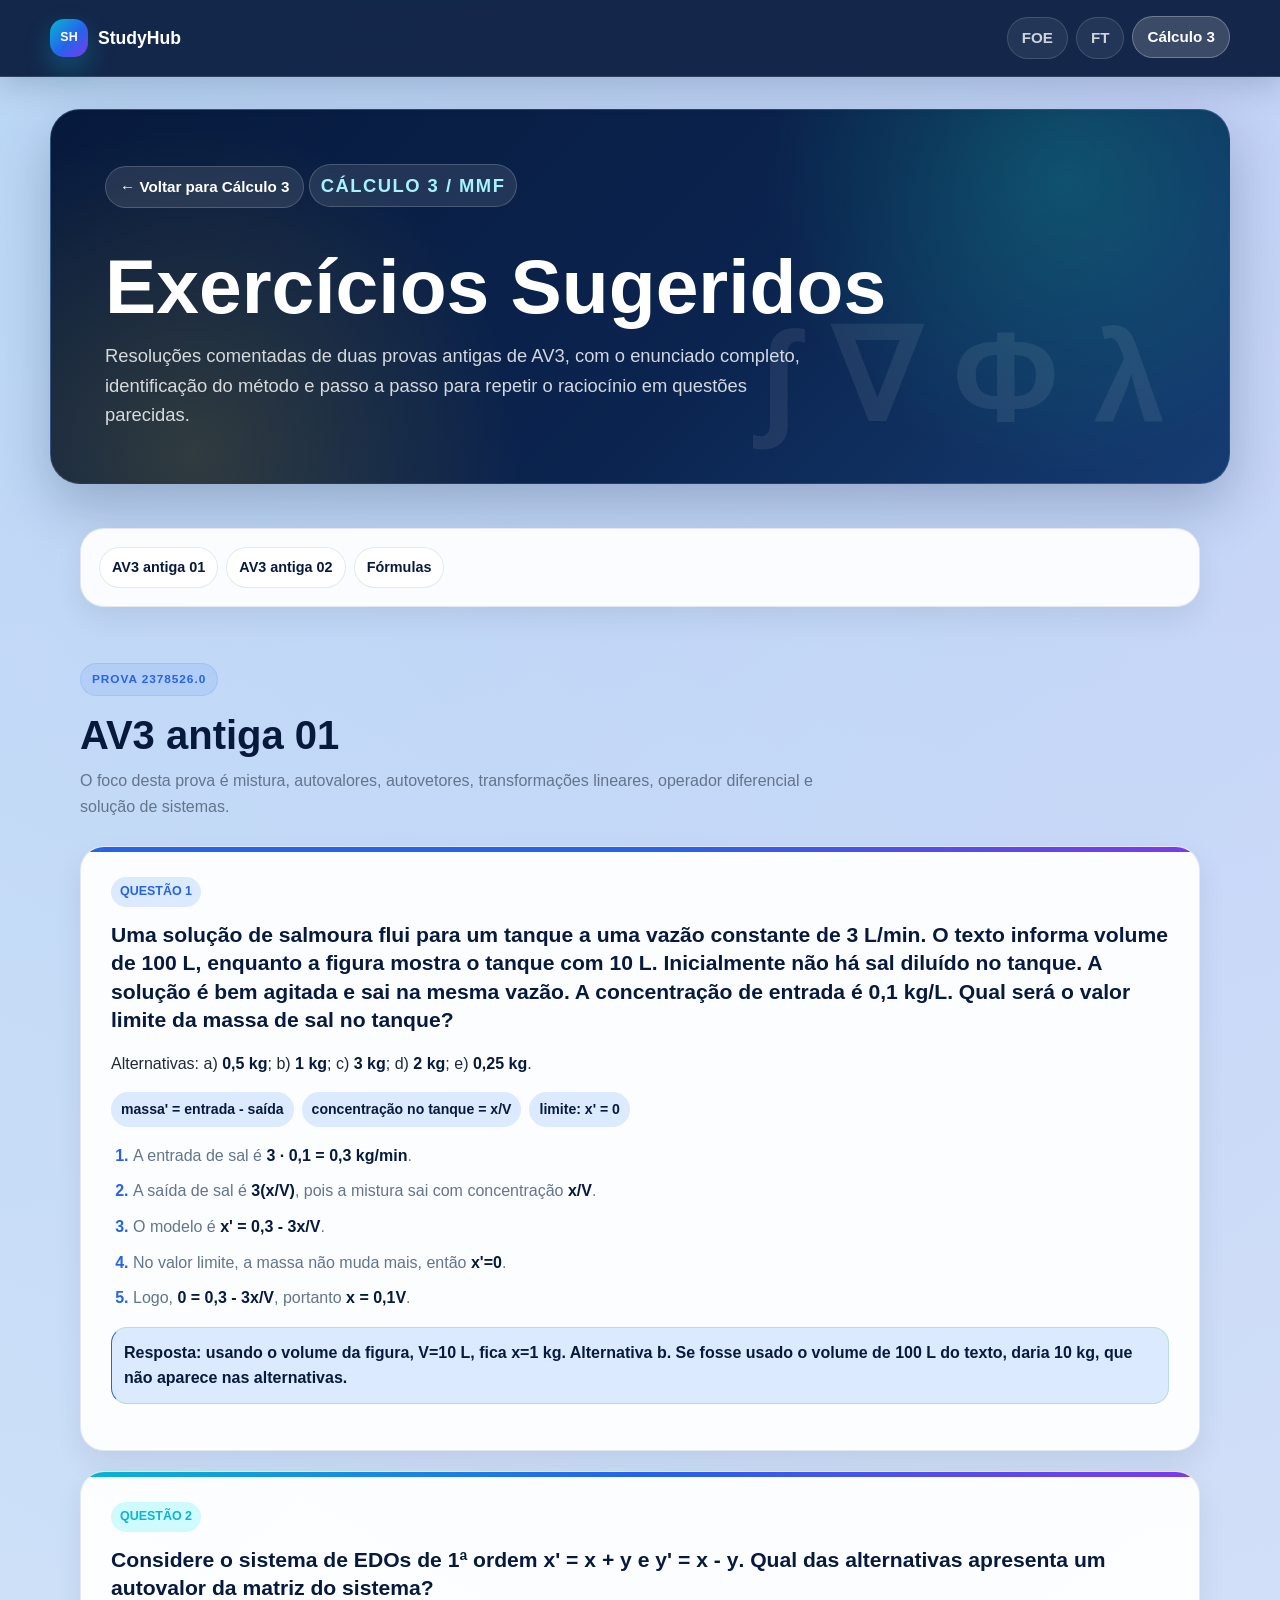
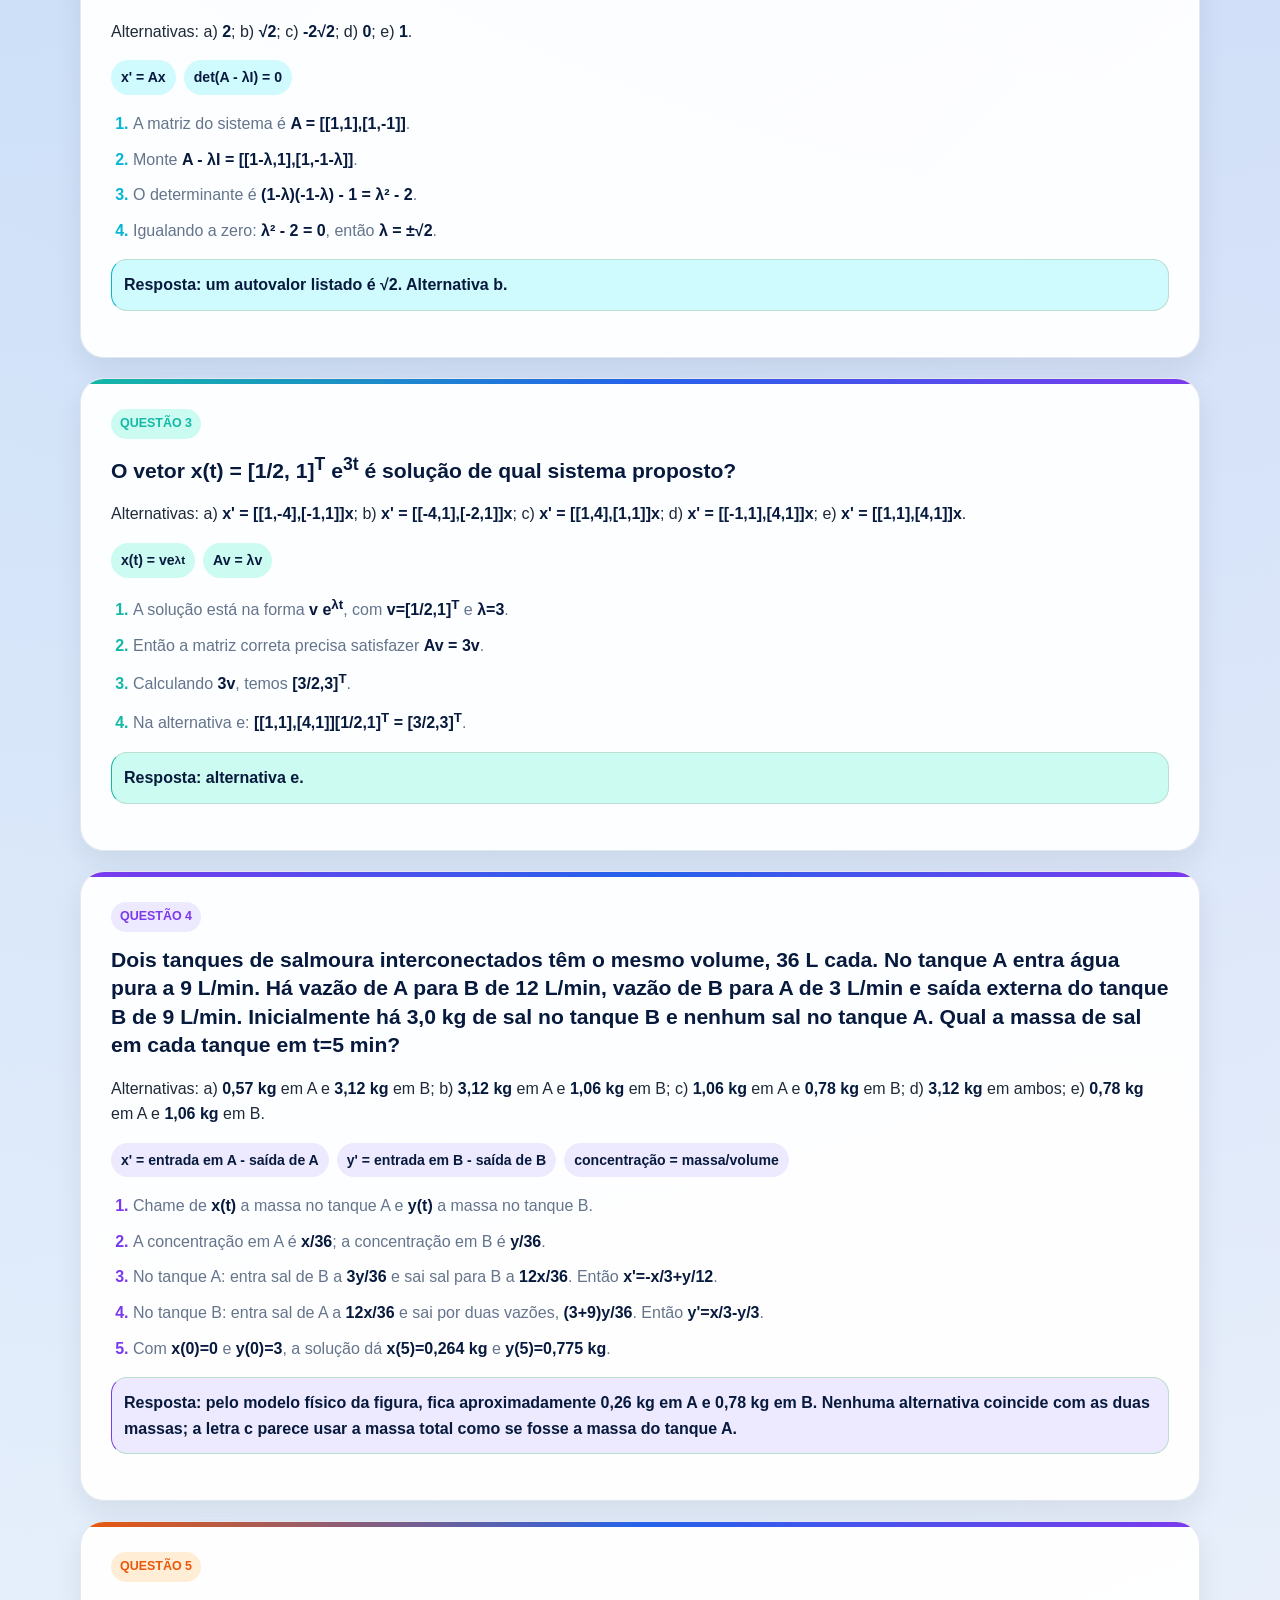
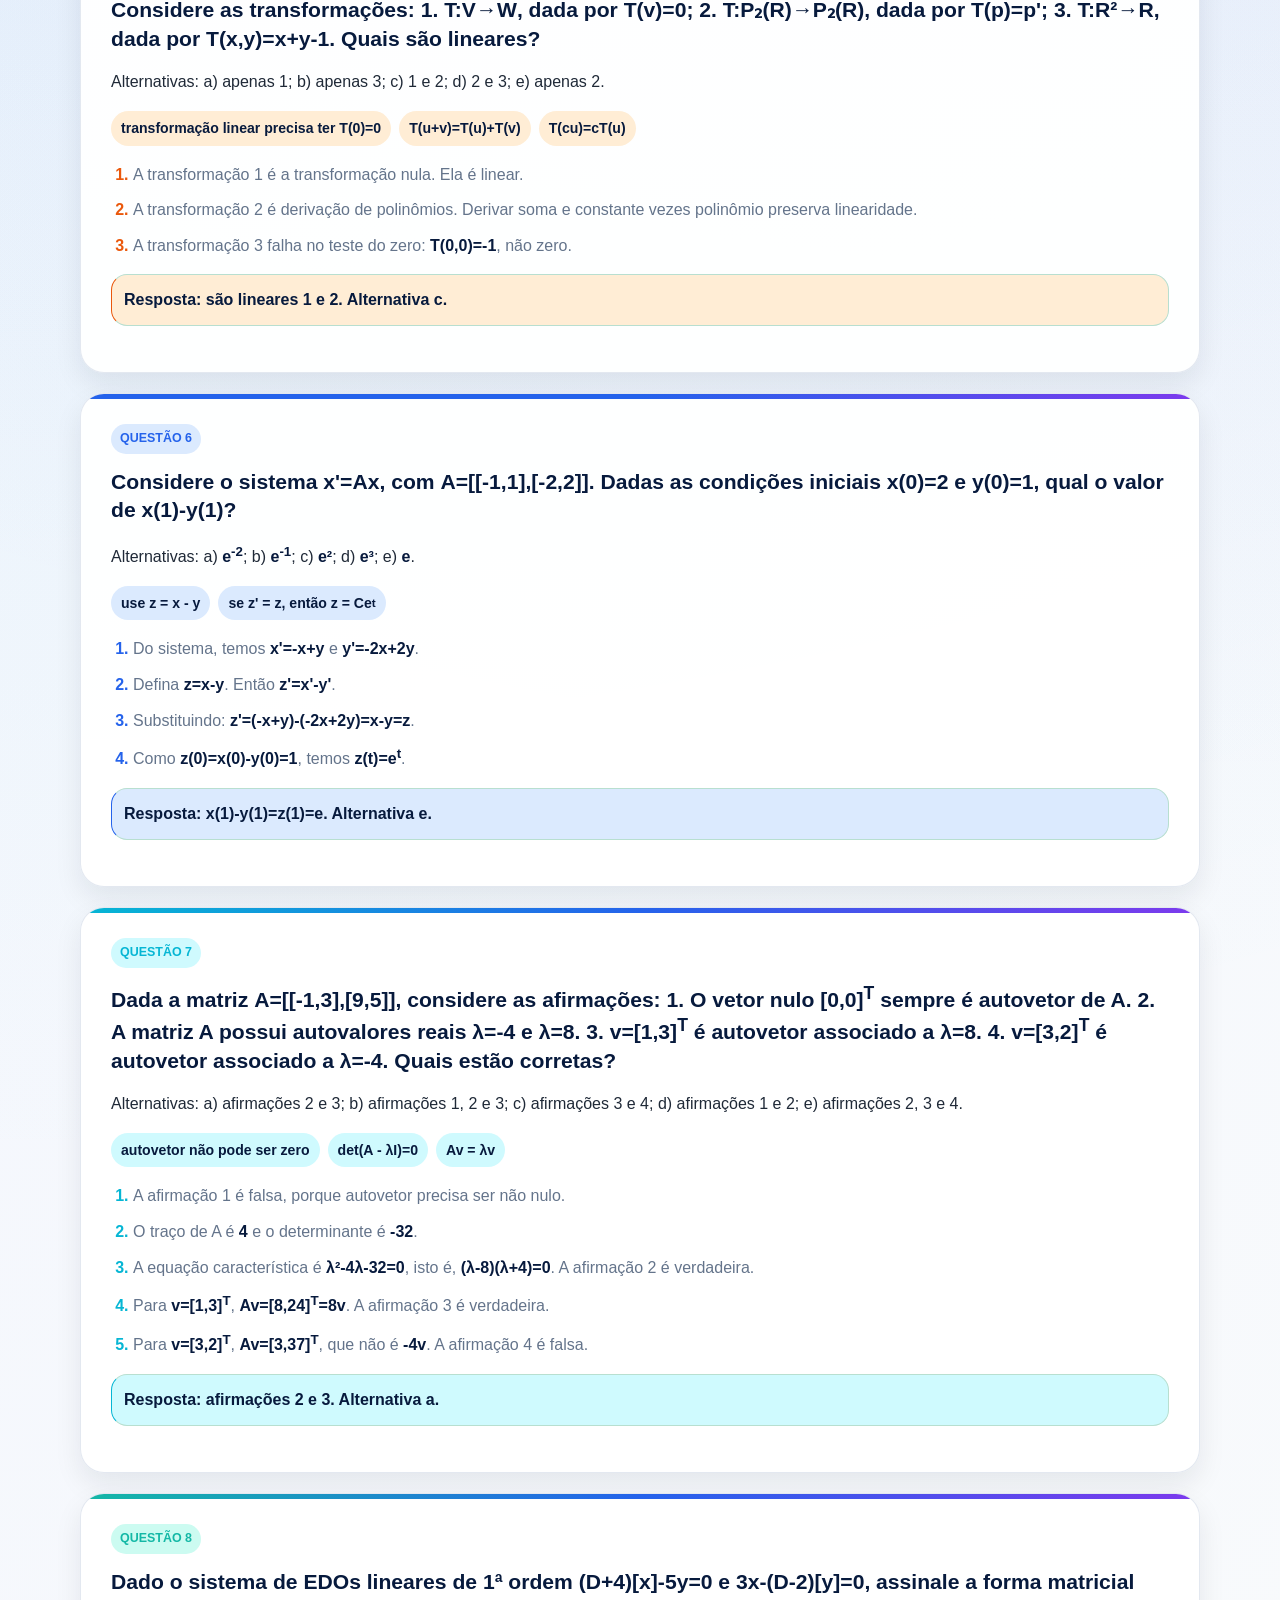
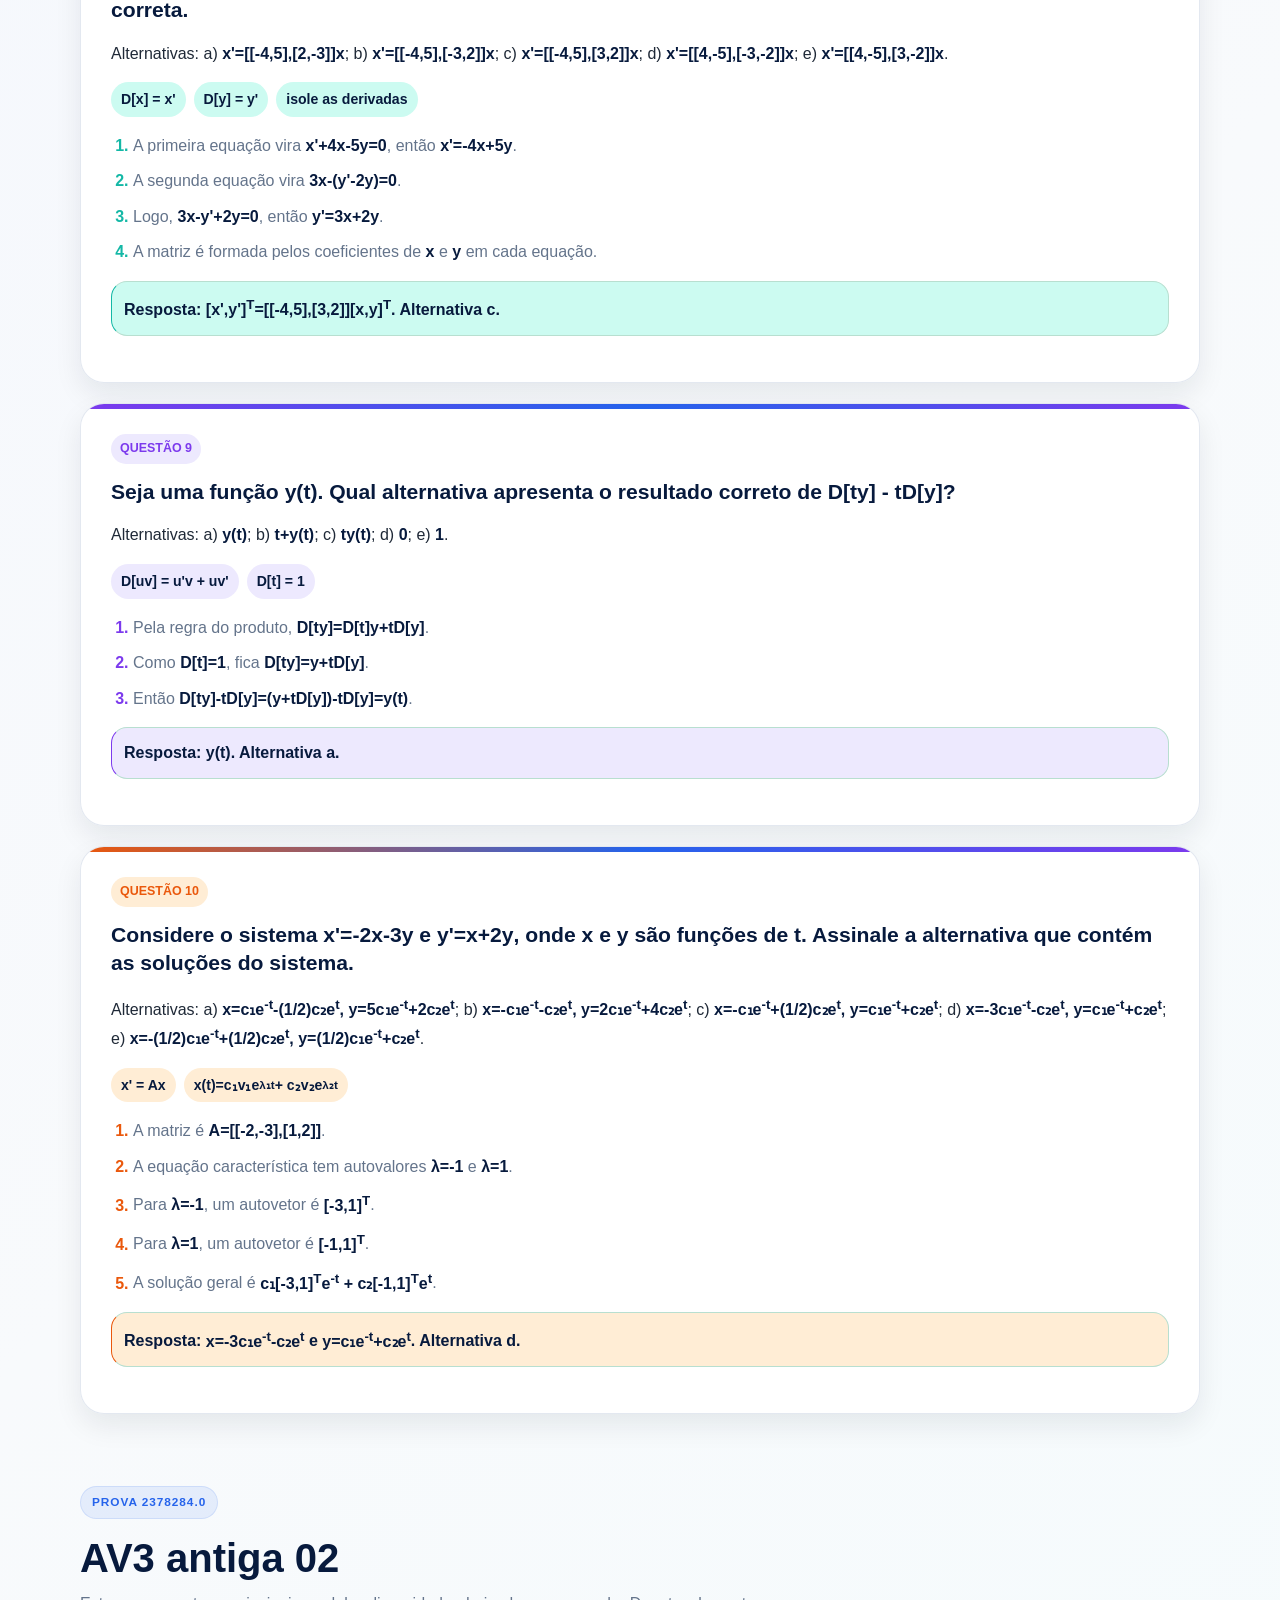
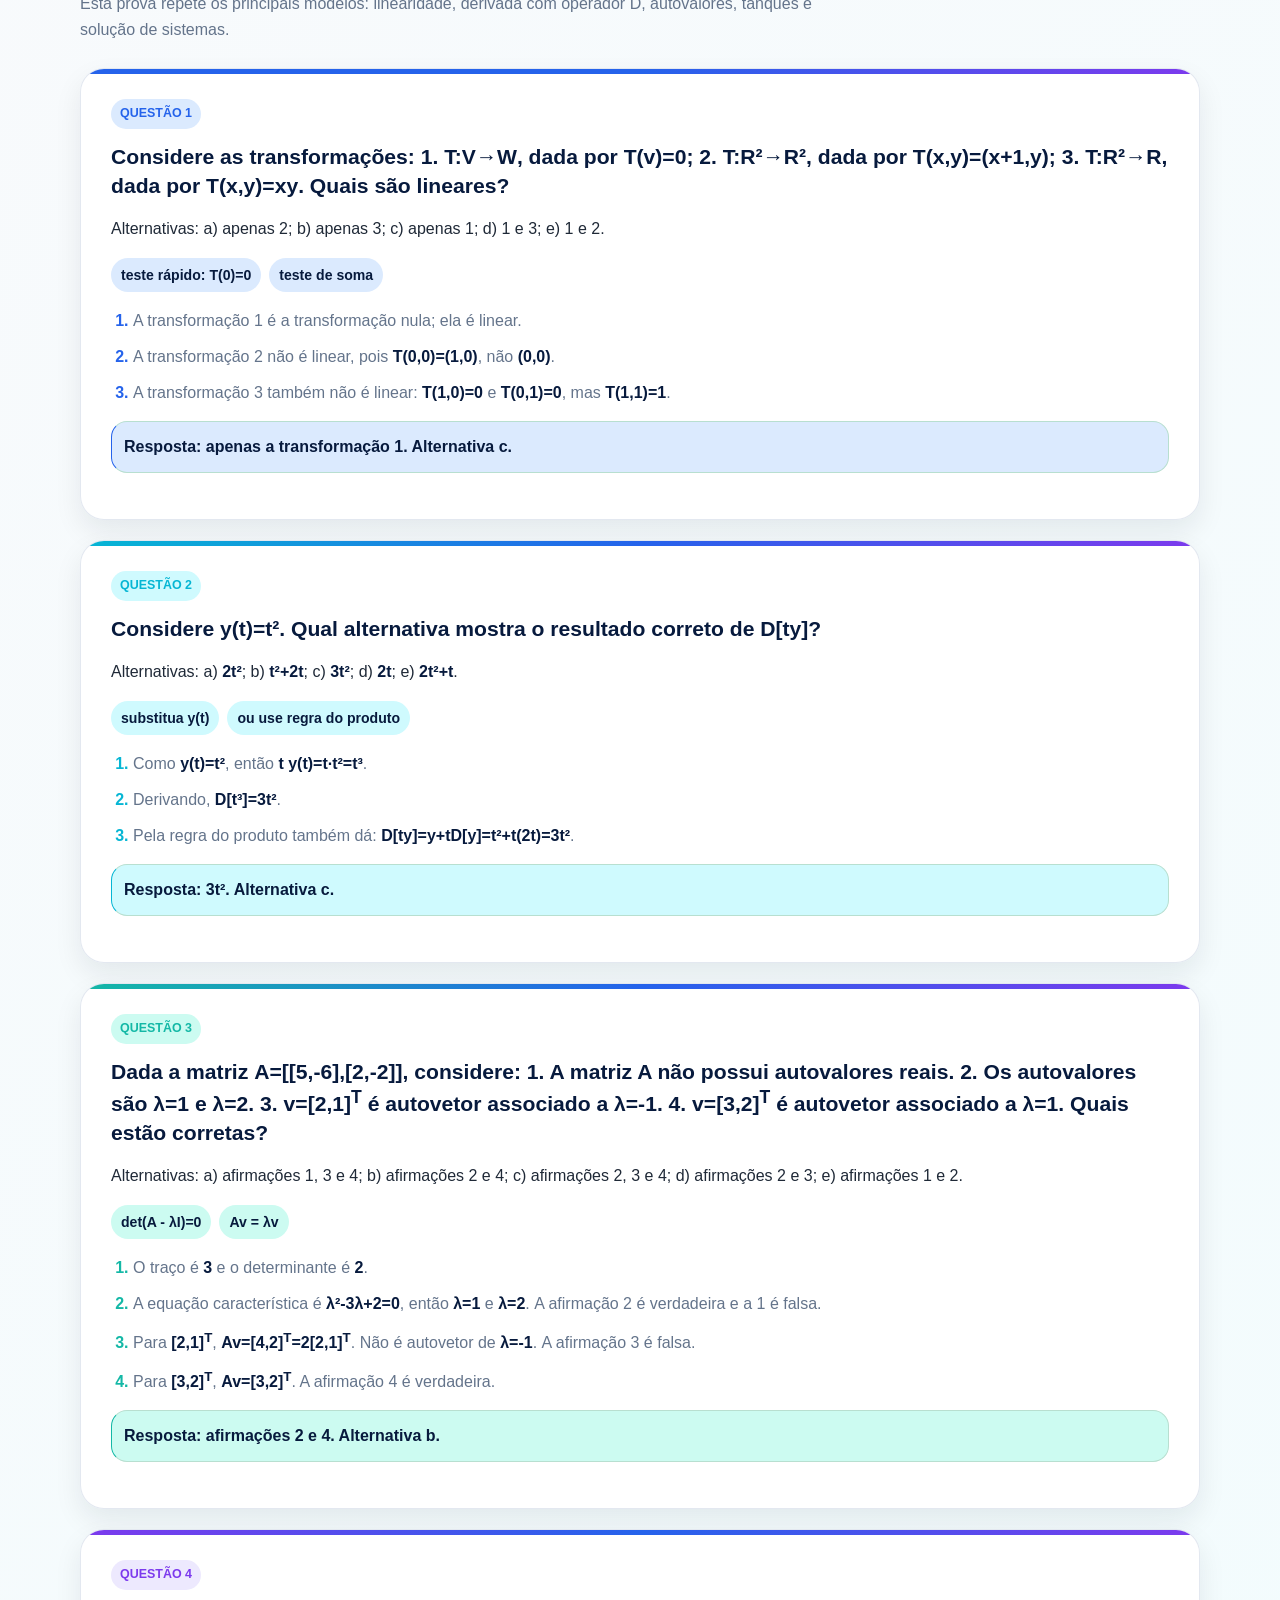
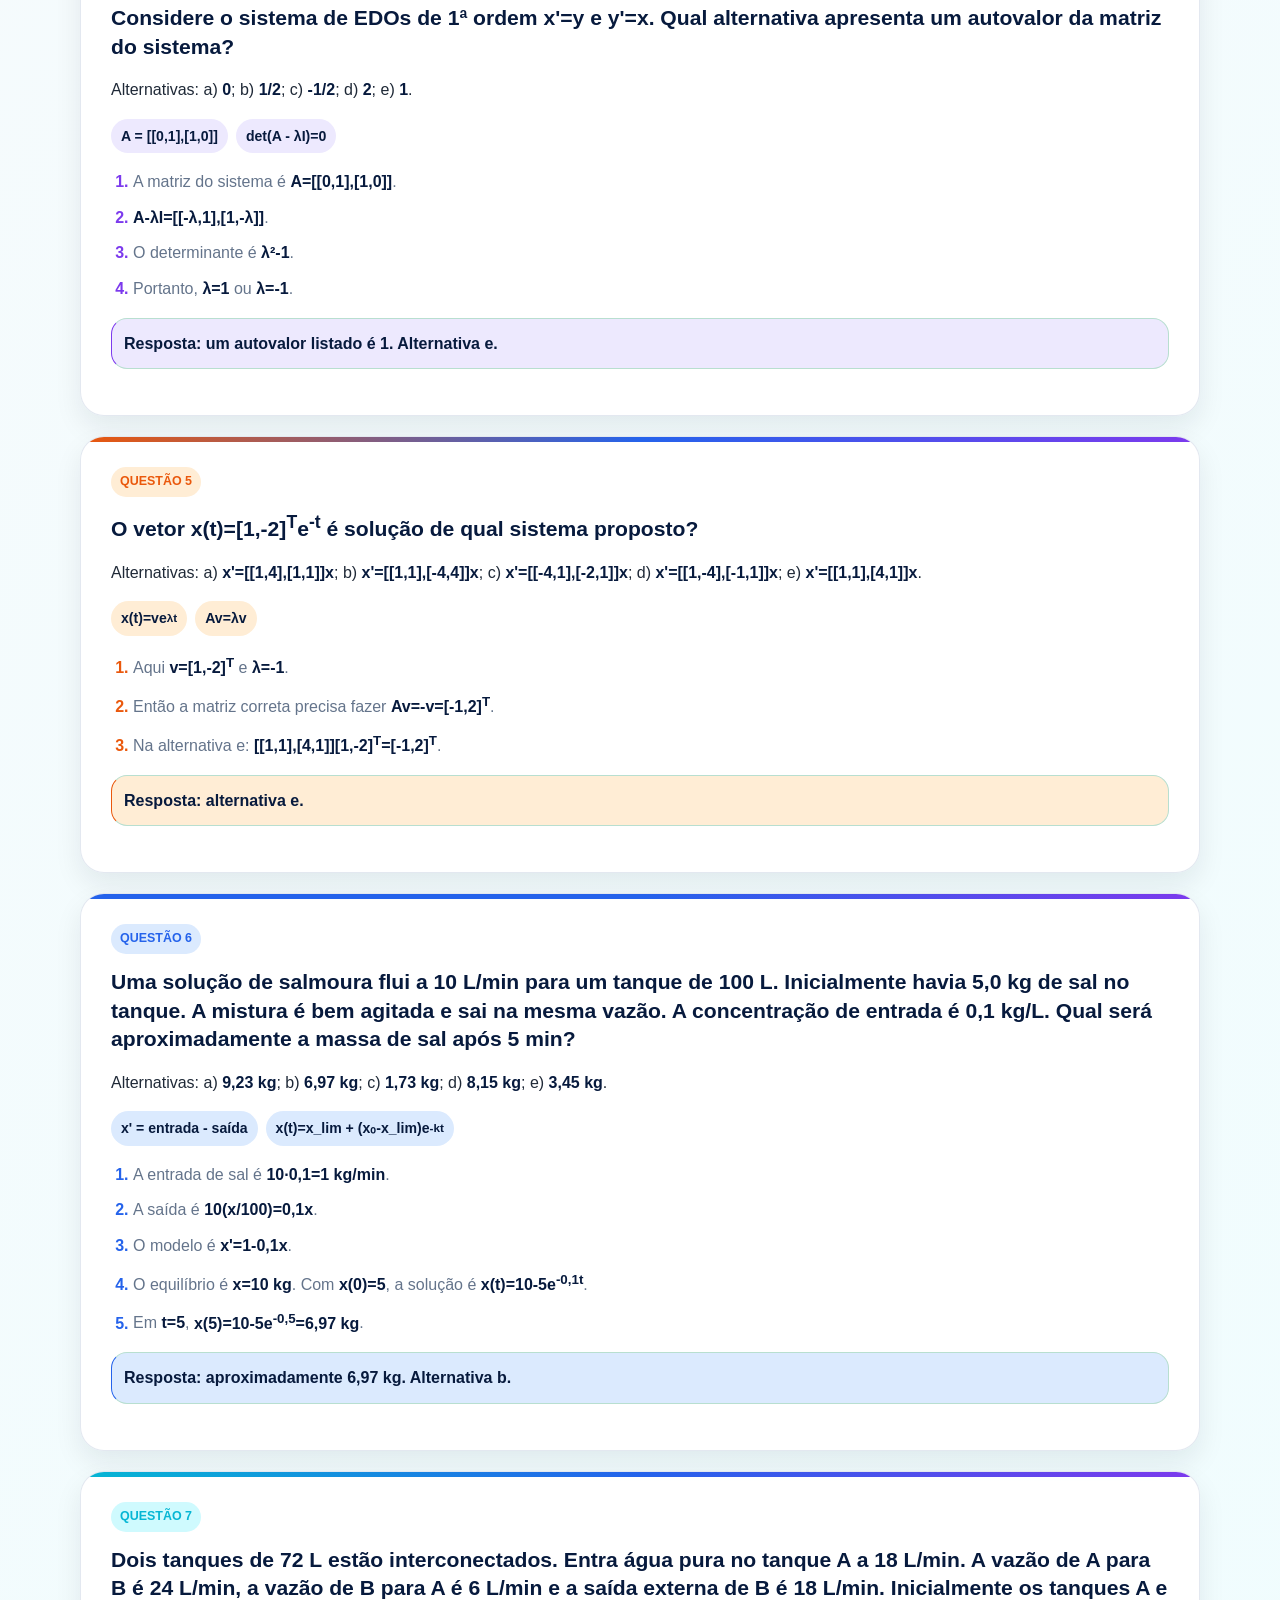
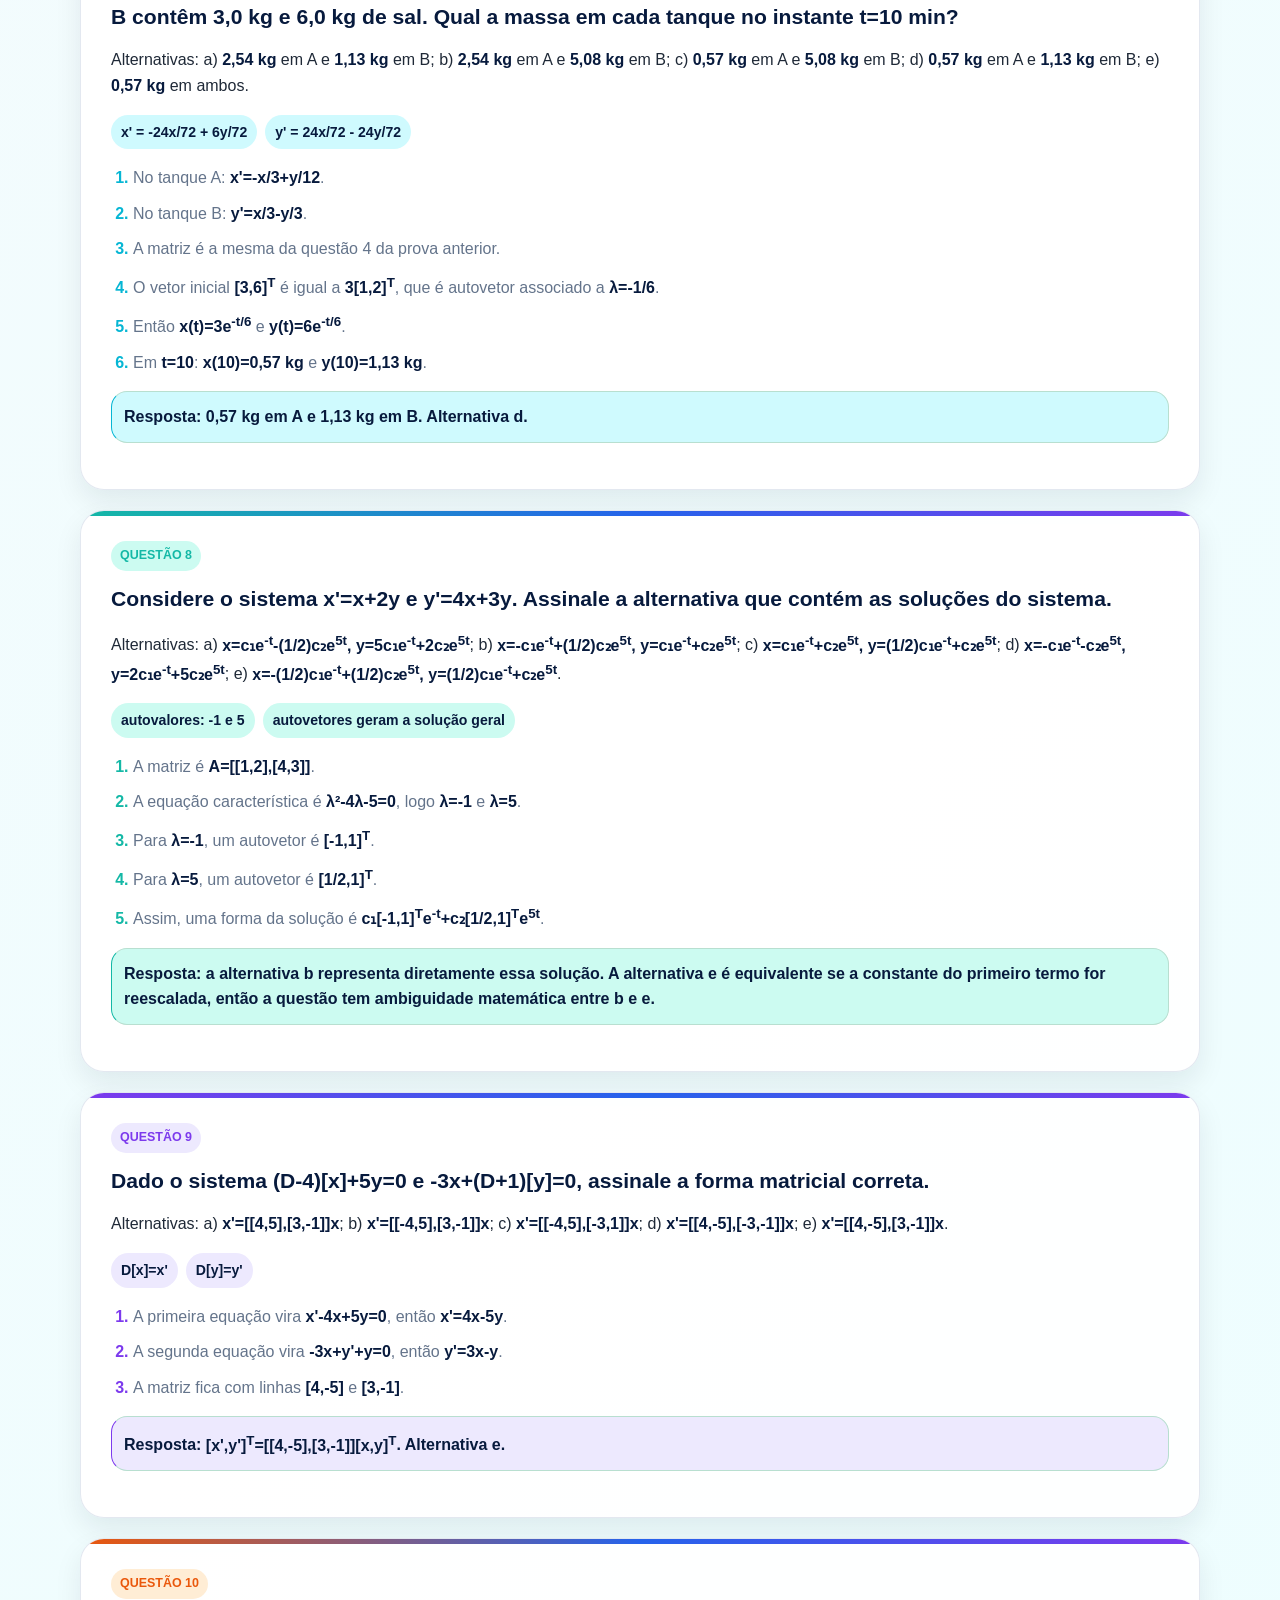
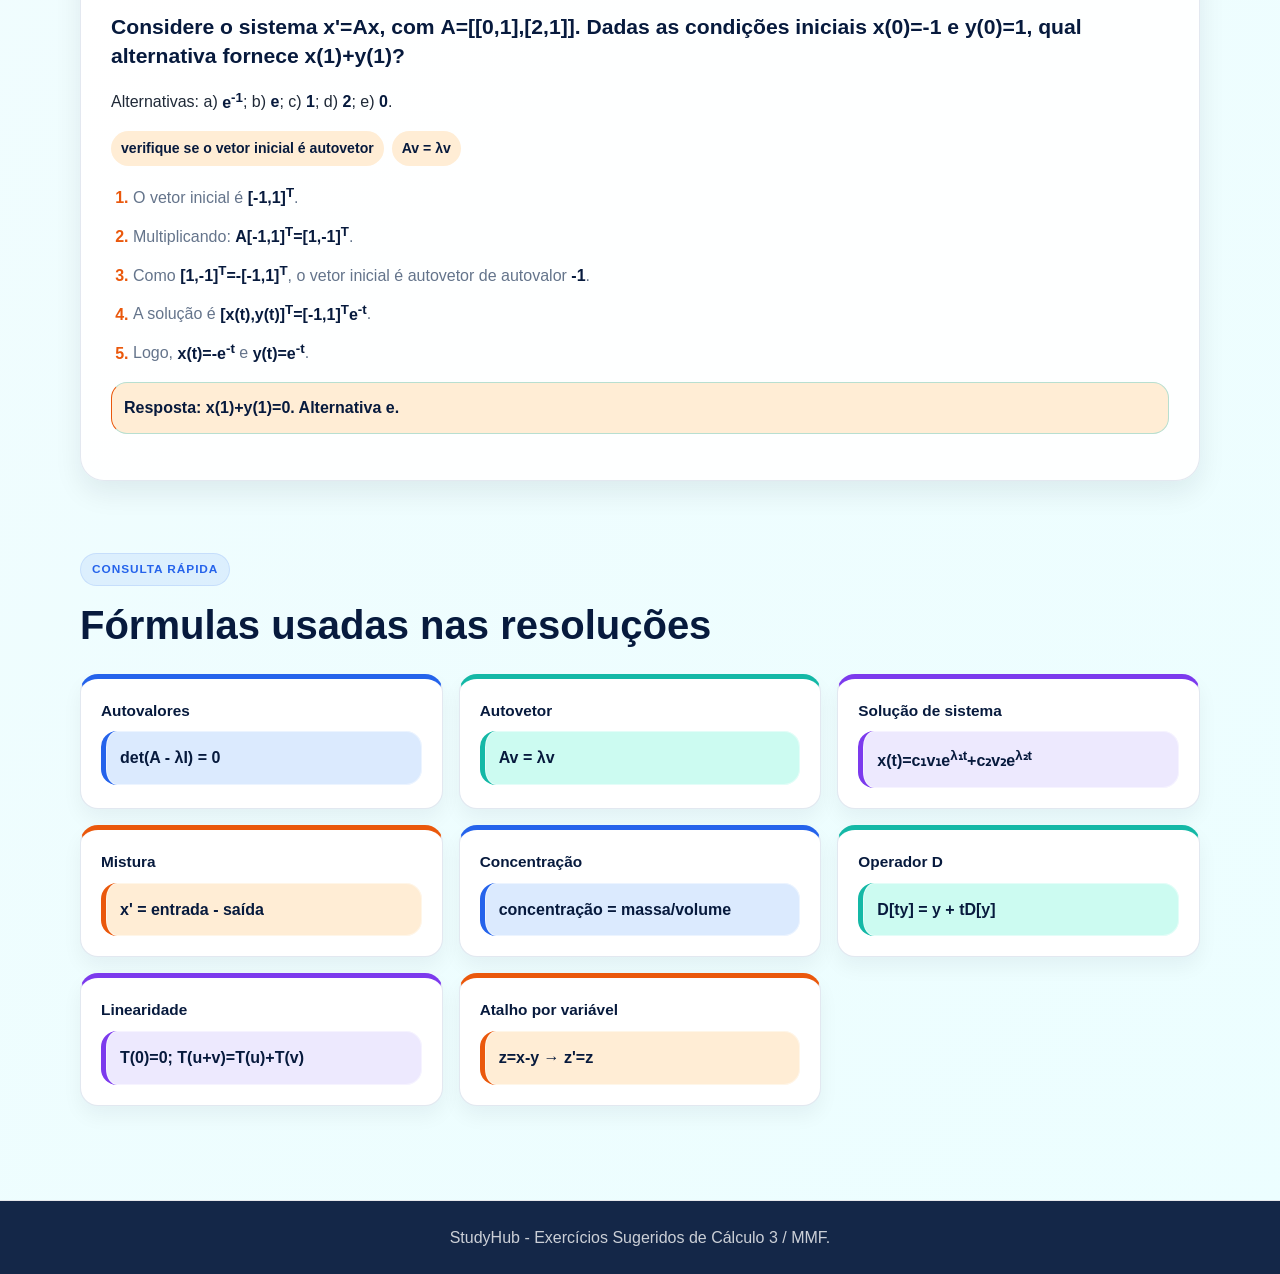
<file: materias/exercicios/calculo3-exercicios.html>
<!DOCTYPE html>
<html lang="pt-BR">
<head>
  <meta charset="UTF-8">
  <meta name="viewport" content="width=device-width, initial-scale=1.0">
  <title>Exercícios Sugeridos Cálculo 3 | StudyHub</title>
  <link rel="stylesheet" href="../../assets/css/style.css">
</head>
<body>
  <header class="site-header">
    <nav class="navbar" aria-label="Navegação principal">
      <a class="brand" href="../../index.html">StudyHub</a>
      <div class="nav-links">
        <a href="../foe.html">FOE</a>
        <a href="../ft.html">FT</a>
        <a href="../calculo3.html" aria-current="page">Cálculo 3</a>
      </div>
    </nav>
  </header>

  <main class="study-page exercise-page">
    <section class="page-title">
      <a class="nav-button" href="../calculo3.html">&larr; Voltar para Cálculo 3</a>
      <p class="eyebrow">Cálculo 3 / MMF</p>
      <h1>Exercícios Sugeridos</h1>
      <p>
        Resoluções comentadas de duas provas antigas de AV3, com o enunciado completo,
        identificação do método e passo a passo para repetir o raciocínio em questões parecidas.
      </p>
    </section>

    <nav class="jump-nav" aria-label="Navegação dos exercícios">
      <a href="#av3-old-01">AV3 antiga 01</a>
      <a href="#av3-old-02">AV3 antiga 02</a>
      <a href="#formulas-calculo">Fórmulas</a>
    </nav>

    <section class="study-block" id="av3-old-01">
      <div class="section-heading">
        <p class="eyebrow">Prova 2378526.0</p>
        <h2>AV3 antiga 01</h2>
        <p>O foco desta prova é mistura, autovalores, autovetores, transformações lineares, operador diferencial e solução de sistemas.</p>
      </div>

      <div class="exercise-list">
        <article class="exercise-card" id="av3-old-01-q1">
          <div class="question-meta">Questão 1</div>
          <h3>Uma solução de salmoura flui para um tanque a uma vazão constante de <span class="math">3 L/min</span>. O texto informa volume de <span class="math">100 L</span>, enquanto a figura mostra o tanque com <span class="math">10 L</span>. Inicialmente não há sal diluído no tanque. A solução é bem agitada e sai na mesma vazão. A concentração de entrada é <span class="math">0,1 kg/L</span>. Qual será o valor limite da massa de sal no tanque?</h3>
          <p>Alternativas: a) <span class="math">0,5 kg</span>; b) <span class="math">1 kg</span>; c) <span class="math">3 kg</span>; d) <span class="math">2 kg</span>; e) <span class="math">0,25 kg</span>.</p>
          <div class="formula-strip">
            <span>massa' = entrada - saída</span>
            <span>concentração no tanque = x/V</span>
            <span>limite: x' = 0</span>
          </div>
          <ol class="solution-steps">
            <li>A entrada de sal é <span class="math">3 &middot; 0,1 = 0,3 kg/min</span>.</li>
            <li>A saída de sal é <span class="math">3(x/V)</span>, pois a mistura sai com concentração <span class="math">x/V</span>.</li>
            <li>O modelo é <span class="math">x' = 0,3 - 3x/V</span>.</li>
            <li>No valor limite, a massa não muda mais, então <span class="math">x'=0</span>.</li>
            <li>Logo, <span class="math">0 = 0,3 - 3x/V</span>, portanto <span class="math">x = 0,1V</span>.</li>
          </ol>
          <p class="result">Resposta: usando o volume da figura, <span class="math">V=10 L</span>, fica <span class="math">x=1 kg</span>. Alternativa b. Se fosse usado o volume de <span class="math">100 L</span> do texto, daria <span class="math">10 kg</span>, que não aparece nas alternativas.</p>
        </article>

        <article class="exercise-card" id="av3-old-01-q2">
          <div class="question-meta">Questão 2</div>
          <h3>Considere o sistema de EDOs de 1ª ordem <span class="math">x' = x + y</span> e <span class="math">y' = x - y</span>. Qual das alternativas apresenta um autovalor da matriz do sistema?</h3>
          <p>Alternativas: a) <span class="math">2</span>; b) <span class="math">&radic;2</span>; c) <span class="math">-2&radic;2</span>; d) <span class="math">0</span>; e) <span class="math">1</span>.</p>
          <div class="formula-strip">
            <span>x' = Ax</span>
            <span>det(A - &lambda;I) = 0</span>
          </div>
          <ol class="solution-steps">
            <li>A matriz do sistema é <span class="math">A = [[1,1],[1,-1]]</span>.</li>
            <li>Monte <span class="math">A - &lambda;I = [[1-&lambda;,1],[1,-1-&lambda;]]</span>.</li>
            <li>O determinante é <span class="math">(1-&lambda;)(-1-&lambda;) - 1 = &lambda;² - 2</span>.</li>
            <li>Igualando a zero: <span class="math">&lambda;² - 2 = 0</span>, então <span class="math">&lambda; = &plusmn;&radic;2</span>.</li>
          </ol>
          <p class="result">Resposta: um autovalor listado é <span class="math">&radic;2</span>. Alternativa b.</p>
        </article>

        <article class="exercise-card" id="av3-old-01-q3">
          <div class="question-meta">Questão 3</div>
          <h3>O vetor <span class="math">x(t) = [1/2, 1]<sup>T</sup> e<sup>3t</sup></span> é solução de qual sistema proposto?</h3>
          <p>Alternativas: a) <span class="math">x' = [[1,-4],[-1,1]]x</span>; b) <span class="math">x' = [[-4,1],[-2,1]]x</span>; c) <span class="math">x' = [[1,4],[1,1]]x</span>; d) <span class="math">x' = [[-1,1],[4,1]]x</span>; e) <span class="math">x' = [[1,1],[4,1]]x</span>.</p>
          <div class="formula-strip">
            <span>x(t) = ve<sup>&lambda;t</sup></span>
            <span>Av = &lambda;v</span>
          </div>
          <ol class="solution-steps">
            <li>A solução está na forma <span class="math">v e<sup>&lambda;t</sup></span>, com <span class="math">v=[1/2,1]<sup>T</sup></span> e <span class="math">&lambda;=3</span>.</li>
            <li>Então a matriz correta precisa satisfazer <span class="math">Av = 3v</span>.</li>
            <li>Calculando <span class="math">3v</span>, temos <span class="math">[3/2,3]<sup>T</sup></span>.</li>
            <li>Na alternativa e: <span class="math">[[1,1],[4,1]][1/2,1]<sup>T</sup> = [3/2,3]<sup>T</sup></span>.</li>
          </ol>
          <p class="result">Resposta: alternativa e.</p>
        </article>

        <article class="exercise-card" id="av3-old-01-q4">
          <div class="question-meta">Questão 4</div>
          <h3>Dois tanques de salmoura interconectados têm o mesmo volume, <span class="math">36 L</span> cada. No tanque A entra água pura a <span class="math">9 L/min</span>. Há vazão de A para B de <span class="math">12 L/min</span>, vazão de B para A de <span class="math">3 L/min</span> e saída externa do tanque B de <span class="math">9 L/min</span>. Inicialmente há <span class="math">3,0 kg</span> de sal no tanque B e nenhum sal no tanque A. Qual a massa de sal em cada tanque em <span class="math">t=5 min</span>?</h3>
          <p>Alternativas: a) <span class="math">0,57 kg</span> em A e <span class="math">3,12 kg</span> em B; b) <span class="math">3,12 kg</span> em A e <span class="math">1,06 kg</span> em B; c) <span class="math">1,06 kg</span> em A e <span class="math">0,78 kg</span> em B; d) <span class="math">3,12 kg</span> em ambos; e) <span class="math">0,78 kg</span> em A e <span class="math">1,06 kg</span> em B.</p>
          <div class="formula-strip">
            <span>x' = entrada em A - saída de A</span>
            <span>y' = entrada em B - saída de B</span>
            <span>concentração = massa/volume</span>
          </div>
          <ol class="solution-steps">
            <li>Chame de <span class="math">x(t)</span> a massa no tanque A e <span class="math">y(t)</span> a massa no tanque B.</li>
            <li>A concentração em A é <span class="math">x/36</span>; a concentração em B é <span class="math">y/36</span>.</li>
            <li>No tanque A: entra sal de B a <span class="math">3y/36</span> e sai sal para B a <span class="math">12x/36</span>. Então <span class="math">x'=-x/3+y/12</span>.</li>
            <li>No tanque B: entra sal de A a <span class="math">12x/36</span> e sai por duas vazões, <span class="math">(3+9)y/36</span>. Então <span class="math">y'=x/3-y/3</span>.</li>
            <li>Com <span class="math">x(0)=0</span> e <span class="math">y(0)=3</span>, a solução dá <span class="math">x(5)=0,264 kg</span> e <span class="math">y(5)=0,775 kg</span>.</li>
          </ol>
          <p class="result">Resposta: pelo modelo físico da figura, fica aproximadamente <span class="math">0,26 kg</span> em A e <span class="math">0,78 kg</span> em B. Nenhuma alternativa coincide com as duas massas; a letra c parece usar a massa total como se fosse a massa do tanque A.</p>
        </article>

        <article class="exercise-card" id="av3-old-01-q5">
          <div class="question-meta">Questão 5</div>
          <h3>Considere as transformações: 1. <span class="math">T:V&rarr;W</span>, dada por <span class="math">T(v)=0</span>; 2. <span class="math">T:P₂(R)&rarr;P₂(R)</span>, dada por <span class="math">T(p)=p'</span>; 3. <span class="math">T:R²&rarr;R</span>, dada por <span class="math">T(x,y)=x+y-1</span>. Quais são lineares?</h3>
          <p>Alternativas: a) apenas 1; b) apenas 3; c) 1 e 2; d) 2 e 3; e) apenas 2.</p>
          <div class="formula-strip">
            <span>transformação linear precisa ter T(0)=0</span>
            <span>T(u+v)=T(u)+T(v)</span>
            <span>T(cu)=cT(u)</span>
          </div>
          <ol class="solution-steps">
            <li>A transformação 1 é a transformação nula. Ela é linear.</li>
            <li>A transformação 2 é derivação de polinômios. Derivar soma e constante vezes polinômio preserva linearidade.</li>
            <li>A transformação 3 falha no teste do zero: <span class="math">T(0,0)=-1</span>, não zero.</li>
          </ol>
          <p class="result">Resposta: são lineares 1 e 2. Alternativa c.</p>
        </article>

        <article class="exercise-card" id="av3-old-01-q6">
          <div class="question-meta">Questão 6</div>
          <h3>Considere o sistema <span class="math">x'=Ax</span>, com <span class="math">A=[[-1,1],[-2,2]]</span>. Dadas as condições iniciais <span class="math">x(0)=2</span> e <span class="math">y(0)=1</span>, qual o valor de <span class="math">x(1)-y(1)</span>?</h3>
          <p>Alternativas: a) <span class="math">e<sup>-2</sup></span>; b) <span class="math">e<sup>-1</sup></span>; c) <span class="math">e²</span>; d) <span class="math">e³</span>; e) <span class="math">e</span>.</p>
          <div class="formula-strip">
            <span>use z = x - y</span>
            <span>se z' = z, então z = Ce<sup>t</sup></span>
          </div>
          <ol class="solution-steps">
            <li>Do sistema, temos <span class="math">x'=-x+y</span> e <span class="math">y'=-2x+2y</span>.</li>
            <li>Defina <span class="math">z=x-y</span>. Então <span class="math">z'=x'-y'</span>.</li>
            <li>Substituindo: <span class="math">z'=(-x+y)-(-2x+2y)=x-y=z</span>.</li>
            <li>Como <span class="math">z(0)=x(0)-y(0)=1</span>, temos <span class="math">z(t)=e<sup>t</sup></span>.</li>
          </ol>
          <p class="result">Resposta: <span class="math">x(1)-y(1)=z(1)=e</span>. Alternativa e.</p>
        </article>

        <article class="exercise-card" id="av3-old-01-q7">
          <div class="question-meta">Questão 7</div>
          <h3>Dada a matriz <span class="math">A=[[-1,3],[9,5]]</span>, considere as afirmações: 1. O vetor nulo <span class="math">[0,0]<sup>T</sup></span> sempre é autovetor de A. 2. A matriz A possui autovalores reais <span class="math">&lambda;=-4</span> e <span class="math">&lambda;=8</span>. 3. <span class="math">v=[1,3]<sup>T</sup></span> é autovetor associado a <span class="math">&lambda;=8</span>. 4. <span class="math">v=[3,2]<sup>T</sup></span> é autovetor associado a <span class="math">&lambda;=-4</span>. Quais estão corretas?</h3>
          <p>Alternativas: a) afirmações 2 e 3; b) afirmações 1, 2 e 3; c) afirmações 3 e 4; d) afirmações 1 e 2; e) afirmações 2, 3 e 4.</p>
          <div class="formula-strip">
            <span>autovetor não pode ser zero</span>
            <span>det(A - &lambda;I)=0</span>
            <span>Av = &lambda;v</span>
          </div>
          <ol class="solution-steps">
            <li>A afirmação 1 é falsa, porque autovetor precisa ser não nulo.</li>
            <li>O traço de A é <span class="math">4</span> e o determinante é <span class="math">-32</span>.</li>
            <li>A equação característica é <span class="math">&lambda;²-4&lambda;-32=0</span>, isto é, <span class="math">(&lambda;-8)(&lambda;+4)=0</span>. A afirmação 2 é verdadeira.</li>
            <li>Para <span class="math">v=[1,3]<sup>T</sup></span>, <span class="math">Av=[8,24]<sup>T</sup>=8v</span>. A afirmação 3 é verdadeira.</li>
            <li>Para <span class="math">v=[3,2]<sup>T</sup></span>, <span class="math">Av=[3,37]<sup>T</sup></span>, que não é <span class="math">-4v</span>. A afirmação 4 é falsa.</li>
          </ol>
          <p class="result">Resposta: afirmações 2 e 3. Alternativa a.</p>
        </article>

        <article class="exercise-card" id="av3-old-01-q8">
          <div class="question-meta">Questão 8</div>
          <h3>Dado o sistema de EDOs lineares de 1ª ordem <span class="math">(D+4)[x]-5y=0</span> e <span class="math">3x-(D-2)[y]=0</span>, assinale a forma matricial correta.</h3>
          <p>Alternativas: a) <span class="math">x'=[[-4,5],[2,-3]]x</span>; b) <span class="math">x'=[[-4,5],[-3,2]]x</span>; c) <span class="math">x'=[[-4,5],[3,2]]x</span>; d) <span class="math">x'=[[4,-5],[-3,-2]]x</span>; e) <span class="math">x'=[[4,-5],[3,-2]]x</span>.</p>
          <div class="formula-strip">
            <span>D[x] = x'</span>
            <span>D[y] = y'</span>
            <span>isole as derivadas</span>
          </div>
          <ol class="solution-steps">
            <li>A primeira equação vira <span class="math">x'+4x-5y=0</span>, então <span class="math">x'=-4x+5y</span>.</li>
            <li>A segunda equação vira <span class="math">3x-(y'-2y)=0</span>.</li>
            <li>Logo, <span class="math">3x-y'+2y=0</span>, então <span class="math">y'=3x+2y</span>.</li>
            <li>A matriz é formada pelos coeficientes de <span class="math">x</span> e <span class="math">y</span> em cada equação.</li>
          </ol>
          <p class="result">Resposta: <span class="math">[x',y']<sup>T</sup>=[[-4,5],[3,2]][x,y]<sup>T</sup></span>. Alternativa c.</p>
        </article>

        <article class="exercise-card" id="av3-old-01-q9">
          <div class="question-meta">Questão 9</div>
          <h3>Seja uma função <span class="math">y(t)</span>. Qual alternativa apresenta o resultado correto de <span class="math">D[ty] - tD[y]</span>?</h3>
          <p>Alternativas: a) <span class="math">y(t)</span>; b) <span class="math">t+y(t)</span>; c) <span class="math">ty(t)</span>; d) <span class="math">0</span>; e) <span class="math">1</span>.</p>
          <div class="formula-strip">
            <span>D[uv] = u'v + uv'</span>
            <span>D[t] = 1</span>
          </div>
          <ol class="solution-steps">
            <li>Pela regra do produto, <span class="math">D[ty]=D[t]y+tD[y]</span>.</li>
            <li>Como <span class="math">D[t]=1</span>, fica <span class="math">D[ty]=y+tD[y]</span>.</li>
            <li>Então <span class="math">D[ty]-tD[y]=(y+tD[y])-tD[y]=y(t)</span>.</li>
          </ol>
          <p class="result">Resposta: <span class="math">y(t)</span>. Alternativa a.</p>
        </article>

        <article class="exercise-card" id="av3-old-01-q10">
          <div class="question-meta">Questão 10</div>
          <h3>Considere o sistema <span class="math">x'=-2x-3y</span> e <span class="math">y'=x+2y</span>, onde <span class="math">x</span> e <span class="math">y</span> são funções de <span class="math">t</span>. Assinale a alternativa que contém as soluções do sistema.</h3>
          <p>Alternativas: a) <span class="math">x=c₁e<sup>-t</sup>-(1/2)c₂e<sup>t</sup>, y=5c₁e<sup>-t</sup>+2c₂e<sup>t</sup></span>; b) <span class="math">x=-c₁e<sup>-t</sup>-c₂e<sup>t</sup>, y=2c₁e<sup>-t</sup>+4c₂e<sup>t</sup></span>; c) <span class="math">x=-c₁e<sup>-t</sup>+(1/2)c₂e<sup>t</sup>, y=c₁e<sup>-t</sup>+c₂e<sup>t</sup></span>; d) <span class="math">x=-3c₁e<sup>-t</sup>-c₂e<sup>t</sup>, y=c₁e<sup>-t</sup>+c₂e<sup>t</sup></span>; e) <span class="math">x=-(1/2)c₁e<sup>-t</sup>+(1/2)c₂e<sup>t</sup>, y=(1/2)c₁e<sup>-t</sup>+c₂e<sup>t</sup></span>.</p>
          <div class="formula-strip">
            <span>x' = Ax</span>
            <span>x(t)=c₁v₁e<sup>&lambda;₁t</sup> + c₂v₂e<sup>&lambda;₂t</sup></span>
          </div>
          <ol class="solution-steps">
            <li>A matriz é <span class="math">A=[[-2,-3],[1,2]]</span>.</li>
            <li>A equação característica tem autovalores <span class="math">&lambda;=-1</span> e <span class="math">&lambda;=1</span>.</li>
            <li>Para <span class="math">&lambda;=-1</span>, um autovetor é <span class="math">[-3,1]<sup>T</sup></span>.</li>
            <li>Para <span class="math">&lambda;=1</span>, um autovetor é <span class="math">[-1,1]<sup>T</sup></span>.</li>
            <li>A solução geral é <span class="math">c₁[-3,1]<sup>T</sup>e<sup>-t</sup> + c₂[-1,1]<sup>T</sup>e<sup>t</sup></span>.</li>
          </ol>
          <p class="result">Resposta: <span class="math">x=-3c₁e<sup>-t</sup>-c₂e<sup>t</sup></span> e <span class="math">y=c₁e<sup>-t</sup>+c₂e<sup>t</sup></span>. Alternativa d.</p>
        </article>
      </div>
    </section>

    <section class="study-block" id="av3-old-02">
      <div class="section-heading">
        <p class="eyebrow">Prova 2378284.0</p>
        <h2>AV3 antiga 02</h2>
        <p>Esta prova repete os principais modelos: linearidade, derivada com operador D, autovalores, tanques e solução de sistemas.</p>
      </div>

      <div class="exercise-list">
        <article class="exercise-card" id="av3-old-02-q1">
          <div class="question-meta">Questão 1</div>
          <h3>Considere as transformações: 1. <span class="math">T:V&rarr;W</span>, dada por <span class="math">T(v)=0</span>; 2. <span class="math">T:R²&rarr;R²</span>, dada por <span class="math">T(x,y)=(x+1,y)</span>; 3. <span class="math">T:R²&rarr;R</span>, dada por <span class="math">T(x,y)=xy</span>. Quais são lineares?</h3>
          <p>Alternativas: a) apenas 2; b) apenas 3; c) apenas 1; d) 1 e 3; e) 1 e 2.</p>
          <div class="formula-strip">
            <span>teste rápido: T(0)=0</span>
            <span>teste de soma</span>
          </div>
          <ol class="solution-steps">
            <li>A transformação 1 é a transformação nula; ela é linear.</li>
            <li>A transformação 2 não é linear, pois <span class="math">T(0,0)=(1,0)</span>, não <span class="math">(0,0)</span>.</li>
            <li>A transformação 3 também não é linear: <span class="math">T(1,0)=0</span> e <span class="math">T(0,1)=0</span>, mas <span class="math">T(1,1)=1</span>.</li>
          </ol>
          <p class="result">Resposta: apenas a transformação 1. Alternativa c.</p>
        </article>

        <article class="exercise-card" id="av3-old-02-q2">
          <div class="question-meta">Questão 2</div>
          <h3>Considere <span class="math">y(t)=t²</span>. Qual alternativa mostra o resultado correto de <span class="math">D[ty]</span>?</h3>
          <p>Alternativas: a) <span class="math">2t²</span>; b) <span class="math">t²+2t</span>; c) <span class="math">3t²</span>; d) <span class="math">2t</span>; e) <span class="math">2t²+t</span>.</p>
          <div class="formula-strip">
            <span>substitua y(t)</span>
            <span>ou use regra do produto</span>
          </div>
          <ol class="solution-steps">
            <li>Como <span class="math">y(t)=t²</span>, então <span class="math">t y(t)=t&middot;t²=t³</span>.</li>
            <li>Derivando, <span class="math">D[t³]=3t²</span>.</li>
            <li>Pela regra do produto também dá: <span class="math">D[ty]=y+tD[y]=t²+t(2t)=3t²</span>.</li>
          </ol>
          <p class="result">Resposta: <span class="math">3t²</span>. Alternativa c.</p>
        </article>

        <article class="exercise-card" id="av3-old-02-q3">
          <div class="question-meta">Questão 3</div>
          <h3>Dada a matriz <span class="math">A=[[5,-6],[2,-2]]</span>, considere: 1. A matriz A não possui autovalores reais. 2. Os autovalores são <span class="math">&lambda;=1</span> e <span class="math">&lambda;=2</span>. 3. <span class="math">v=[2,1]<sup>T</sup></span> é autovetor associado a <span class="math">&lambda;=-1</span>. 4. <span class="math">v=[3,2]<sup>T</sup></span> é autovetor associado a <span class="math">&lambda;=1</span>. Quais estão corretas?</h3>
          <p>Alternativas: a) afirmações 1, 3 e 4; b) afirmações 2 e 4; c) afirmações 2, 3 e 4; d) afirmações 2 e 3; e) afirmações 1 e 2.</p>
          <div class="formula-strip">
            <span>det(A - &lambda;I)=0</span>
            <span>Av = &lambda;v</span>
          </div>
          <ol class="solution-steps">
            <li>O traço é <span class="math">3</span> e o determinante é <span class="math">2</span>.</li>
            <li>A equação característica é <span class="math">&lambda;²-3&lambda;+2=0</span>, então <span class="math">&lambda;=1</span> e <span class="math">&lambda;=2</span>. A afirmação 2 é verdadeira e a 1 é falsa.</li>
            <li>Para <span class="math">[2,1]<sup>T</sup></span>, <span class="math">Av=[4,2]<sup>T</sup>=2[2,1]<sup>T</sup></span>. Não é autovetor de <span class="math">&lambda;=-1</span>. A afirmação 3 é falsa.</li>
            <li>Para <span class="math">[3,2]<sup>T</sup></span>, <span class="math">Av=[3,2]<sup>T</sup></span>. A afirmação 4 é verdadeira.</li>
          </ol>
          <p class="result">Resposta: afirmações 2 e 4. Alternativa b.</p>
        </article>

        <article class="exercise-card" id="av3-old-02-q4">
          <div class="question-meta">Questão 4</div>
          <h3>Considere o sistema de EDOs de 1ª ordem <span class="math">x'=y</span> e <span class="math">y'=x</span>. Qual alternativa apresenta um autovalor da matriz do sistema?</h3>
          <p>Alternativas: a) <span class="math">0</span>; b) <span class="math">1/2</span>; c) <span class="math">-1/2</span>; d) <span class="math">2</span>; e) <span class="math">1</span>.</p>
          <div class="formula-strip">
            <span>A = [[0,1],[1,0]]</span>
            <span>det(A - &lambda;I)=0</span>
          </div>
          <ol class="solution-steps">
            <li>A matriz do sistema é <span class="math">A=[[0,1],[1,0]]</span>.</li>
            <li><span class="math">A-&lambda;I=[[-&lambda;,1],[1,-&lambda;]]</span>.</li>
            <li>O determinante é <span class="math">&lambda;²-1</span>.</li>
            <li>Portanto, <span class="math">&lambda;=1</span> ou <span class="math">&lambda;=-1</span>.</li>
          </ol>
          <p class="result">Resposta: um autovalor listado é <span class="math">1</span>. Alternativa e.</p>
        </article>

        <article class="exercise-card" id="av3-old-02-q5">
          <div class="question-meta">Questão 5</div>
          <h3>O vetor <span class="math">x(t)=[1,-2]<sup>T</sup>e<sup>-t</sup></span> é solução de qual sistema proposto?</h3>
          <p>Alternativas: a) <span class="math">x'=[[1,4],[1,1]]x</span>; b) <span class="math">x'=[[1,1],[-4,4]]x</span>; c) <span class="math">x'=[[-4,1],[-2,1]]x</span>; d) <span class="math">x'=[[1,-4],[-1,1]]x</span>; e) <span class="math">x'=[[1,1],[4,1]]x</span>.</p>
          <div class="formula-strip">
            <span>x(t)=ve<sup>&lambda;t</sup></span>
            <span>Av=&lambda;v</span>
          </div>
          <ol class="solution-steps">
            <li>Aqui <span class="math">v=[1,-2]<sup>T</sup></span> e <span class="math">&lambda;=-1</span>.</li>
            <li>Então a matriz correta precisa fazer <span class="math">Av=-v=[-1,2]<sup>T</sup></span>.</li>
            <li>Na alternativa e: <span class="math">[[1,1],[4,1]][1,-2]<sup>T</sup>=[-1,2]<sup>T</sup></span>.</li>
          </ol>
          <p class="result">Resposta: alternativa e.</p>
        </article>

        <article class="exercise-card" id="av3-old-02-q6">
          <div class="question-meta">Questão 6</div>
          <h3>Uma solução de salmoura flui a <span class="math">10 L/min</span> para um tanque de <span class="math">100 L</span>. Inicialmente havia <span class="math">5,0 kg</span> de sal no tanque. A mistura é bem agitada e sai na mesma vazão. A concentração de entrada é <span class="math">0,1 kg/L</span>. Qual será aproximadamente a massa de sal após <span class="math">5 min</span>?</h3>
          <p>Alternativas: a) <span class="math">9,23 kg</span>; b) <span class="math">6,97 kg</span>; c) <span class="math">1,73 kg</span>; d) <span class="math">8,15 kg</span>; e) <span class="math">3,45 kg</span>.</p>
          <div class="formula-strip">
            <span>x' = entrada - saída</span>
            <span>x(t)=x_lim + (x₀-x_lim)e<sup>-kt</sup></span>
          </div>
          <ol class="solution-steps">
            <li>A entrada de sal é <span class="math">10&middot;0,1=1 kg/min</span>.</li>
            <li>A saída é <span class="math">10(x/100)=0,1x</span>.</li>
            <li>O modelo é <span class="math">x'=1-0,1x</span>.</li>
            <li>O equilíbrio é <span class="math">x=10 kg</span>. Com <span class="math">x(0)=5</span>, a solução é <span class="math">x(t)=10-5e<sup>-0,1t</sup></span>.</li>
            <li>Em <span class="math">t=5</span>, <span class="math">x(5)=10-5e<sup>-0,5</sup>=6,97 kg</span>.</li>
          </ol>
          <p class="result">Resposta: aproximadamente <span class="math">6,97 kg</span>. Alternativa b.</p>
        </article>

        <article class="exercise-card" id="av3-old-02-q7">
          <div class="question-meta">Questão 7</div>
          <h3>Dois tanques de <span class="math">72 L</span> estão interconectados. Entra água pura no tanque A a <span class="math">18 L/min</span>. A vazão de A para B é <span class="math">24 L/min</span>, a vazão de B para A é <span class="math">6 L/min</span> e a saída externa de B é <span class="math">18 L/min</span>. Inicialmente os tanques A e B contêm <span class="math">3,0 kg</span> e <span class="math">6,0 kg</span> de sal. Qual a massa em cada tanque no instante <span class="math">t=10 min</span>?</h3>
          <p>Alternativas: a) <span class="math">2,54 kg</span> em A e <span class="math">1,13 kg</span> em B; b) <span class="math">2,54 kg</span> em A e <span class="math">5,08 kg</span> em B; c) <span class="math">0,57 kg</span> em A e <span class="math">5,08 kg</span> em B; d) <span class="math">0,57 kg</span> em A e <span class="math">1,13 kg</span> em B; e) <span class="math">0,57 kg</span> em ambos.</p>
          <div class="formula-strip">
            <span>x' = -24x/72 + 6y/72</span>
            <span>y' = 24x/72 - 24y/72</span>
          </div>
          <ol class="solution-steps">
            <li>No tanque A: <span class="math">x'=-x/3+y/12</span>.</li>
            <li>No tanque B: <span class="math">y'=x/3-y/3</span>.</li>
            <li>A matriz é a mesma da questão 4 da prova anterior.</li>
            <li>O vetor inicial <span class="math">[3,6]<sup>T</sup></span> é igual a <span class="math">3[1,2]<sup>T</sup></span>, que é autovetor associado a <span class="math">&lambda;=-1/6</span>.</li>
            <li>Então <span class="math">x(t)=3e<sup>-t/6</sup></span> e <span class="math">y(t)=6e<sup>-t/6</sup></span>.</li>
            <li>Em <span class="math">t=10</span>: <span class="math">x(10)=0,57 kg</span> e <span class="math">y(10)=1,13 kg</span>.</li>
          </ol>
          <p class="result">Resposta: <span class="math">0,57 kg</span> em A e <span class="math">1,13 kg</span> em B. Alternativa d.</p>
        </article>

        <article class="exercise-card" id="av3-old-02-q8">
          <div class="question-meta">Questão 8</div>
          <h3>Considere o sistema <span class="math">x'=x+2y</span> e <span class="math">y'=4x+3y</span>. Assinale a alternativa que contém as soluções do sistema.</h3>
          <p>Alternativas: a) <span class="math">x=c₁e<sup>-t</sup>-(1/2)c₂e<sup>5t</sup>, y=5c₁e<sup>-t</sup>+2c₂e<sup>5t</sup></span>; b) <span class="math">x=-c₁e<sup>-t</sup>+(1/2)c₂e<sup>5t</sup>, y=c₁e<sup>-t</sup>+c₂e<sup>5t</sup></span>; c) <span class="math">x=c₁e<sup>-t</sup>+c₂e<sup>5t</sup>, y=(1/2)c₁e<sup>-t</sup>+c₂e<sup>5t</sup></span>; d) <span class="math">x=-c₁e<sup>-t</sup>-c₂e<sup>5t</sup>, y=2c₁e<sup>-t</sup>+5c₂e<sup>5t</sup></span>; e) <span class="math">x=-(1/2)c₁e<sup>-t</sup>+(1/2)c₂e<sup>5t</sup>, y=(1/2)c₁e<sup>-t</sup>+c₂e<sup>5t</sup></span>.</p>
          <div class="formula-strip">
            <span>autovalores: -1 e 5</span>
            <span>autovetores geram a solução geral</span>
          </div>
          <ol class="solution-steps">
            <li>A matriz é <span class="math">A=[[1,2],[4,3]]</span>.</li>
            <li>A equação característica é <span class="math">&lambda;²-4&lambda;-5=0</span>, logo <span class="math">&lambda;=-1</span> e <span class="math">&lambda;=5</span>.</li>
            <li>Para <span class="math">&lambda;=-1</span>, um autovetor é <span class="math">[-1,1]<sup>T</sup></span>.</li>
            <li>Para <span class="math">&lambda;=5</span>, um autovetor é <span class="math">[1/2,1]<sup>T</sup></span>.</li>
            <li>Assim, uma forma da solução é <span class="math">c₁[-1,1]<sup>T</sup>e<sup>-t</sup>+c₂[1/2,1]<sup>T</sup>e<sup>5t</sup></span>.</li>
          </ol>
          <p class="result">Resposta: a alternativa b representa diretamente essa solução. A alternativa e é equivalente se a constante do primeiro termo for reescalada, então a questão tem ambiguidade matemática entre b e e.</p>
        </article>

        <article class="exercise-card" id="av3-old-02-q9">
          <div class="question-meta">Questão 9</div>
          <h3>Dado o sistema <span class="math">(D-4)[x]+5y=0</span> e <span class="math">-3x+(D+1)[y]=0</span>, assinale a forma matricial correta.</h3>
          <p>Alternativas: a) <span class="math">x'=[[4,5],[3,-1]]x</span>; b) <span class="math">x'=[[-4,5],[3,-1]]x</span>; c) <span class="math">x'=[[-4,5],[-3,1]]x</span>; d) <span class="math">x'=[[4,-5],[-3,-1]]x</span>; e) <span class="math">x'=[[4,-5],[3,-1]]x</span>.</p>
          <div class="formula-strip">
            <span>D[x]=x'</span>
            <span>D[y]=y'</span>
          </div>
          <ol class="solution-steps">
            <li>A primeira equação vira <span class="math">x'-4x+5y=0</span>, então <span class="math">x'=4x-5y</span>.</li>
            <li>A segunda equação vira <span class="math">-3x+y'+y=0</span>, então <span class="math">y'=3x-y</span>.</li>
            <li>A matriz fica com linhas <span class="math">[4,-5]</span> e <span class="math">[3,-1]</span>.</li>
          </ol>
          <p class="result">Resposta: <span class="math">[x',y']<sup>T</sup>=[[4,-5],[3,-1]][x,y]<sup>T</sup></span>. Alternativa e.</p>
        </article>

        <article class="exercise-card" id="av3-old-02-q10">
          <div class="question-meta">Questão 10</div>
          <h3>Considere o sistema <span class="math">x'=Ax</span>, com <span class="math">A=[[0,1],[2,1]]</span>. Dadas as condições iniciais <span class="math">x(0)=-1</span> e <span class="math">y(0)=1</span>, qual alternativa fornece <span class="math">x(1)+y(1)</span>?</h3>
          <p>Alternativas: a) <span class="math">e<sup>-1</sup></span>; b) <span class="math">e</span>; c) <span class="math">1</span>; d) <span class="math">2</span>; e) <span class="math">0</span>.</p>
          <div class="formula-strip">
            <span>verifique se o vetor inicial é autovetor</span>
            <span>Av = &lambda;v</span>
          </div>
          <ol class="solution-steps">
            <li>O vetor inicial é <span class="math">[-1,1]<sup>T</sup></span>.</li>
            <li>Multiplicando: <span class="math">A[-1,1]<sup>T</sup>=[1,-1]<sup>T</sup></span>.</li>
            <li>Como <span class="math">[1,-1]<sup>T</sup>=-[-1,1]<sup>T</sup></span>, o vetor inicial é autovetor de autovalor <span class="math">-1</span>.</li>
            <li>A solução é <span class="math">[x(t),y(t)]<sup>T</sup>=[-1,1]<sup>T</sup>e<sup>-t</sup></span>.</li>
            <li>Logo, <span class="math">x(t)=-e<sup>-t</sup></span> e <span class="math">y(t)=e<sup>-t</sup></span>.</li>
          </ol>
          <p class="result">Resposta: <span class="math">x(1)+y(1)=0</span>. Alternativa e.</p>
        </article>
      </div>
    </section>

    <section class="study-block" id="formulas-calculo">
      <div class="section-heading">
        <p class="eyebrow">Consulta rápida</p>
        <h2>Fórmulas usadas nas resoluções</h2>
      </div>

      <div class="quick-formula-grid">
        <article><h3>Autovalores</h3><p class="formula">det(A - &lambda;I) = 0</p></article>
        <article><h3>Autovetor</h3><p class="formula">Av = &lambda;v</p></article>
        <article><h3>Solução de sistema</h3><p class="formula">x(t)=c₁v₁e<sup>&lambda;₁t</sup>+c₂v₂e<sup>&lambda;₂t</sup></p></article>
        <article><h3>Mistura</h3><p class="formula">x' = entrada - saída</p></article>
        <article><h3>Concentração</h3><p class="formula">concentração = massa/volume</p></article>
        <article><h3>Operador D</h3><p class="formula">D[ty] = y + tD[y]</p></article>
        <article><h3>Linearidade</h3><p class="formula">T(0)=0; T(u+v)=T(u)+T(v)</p></article>
        <article><h3>Atalho por variável</h3><p class="formula">z=x-y &rarr; z'=z</p></article>
      </div>
    </section>
  </main>

  <button class="back-to-top" type="button" aria-label="Voltar ao topo">&uarr;</button>

  <footer class="site-footer">
    <p>StudyHub - Exercícios Sugeridos de Cálculo 3 / MMF.</p>
  </footer>

  <script src="../../assets/js/main.js"></script>
</body>
</html>
</file>
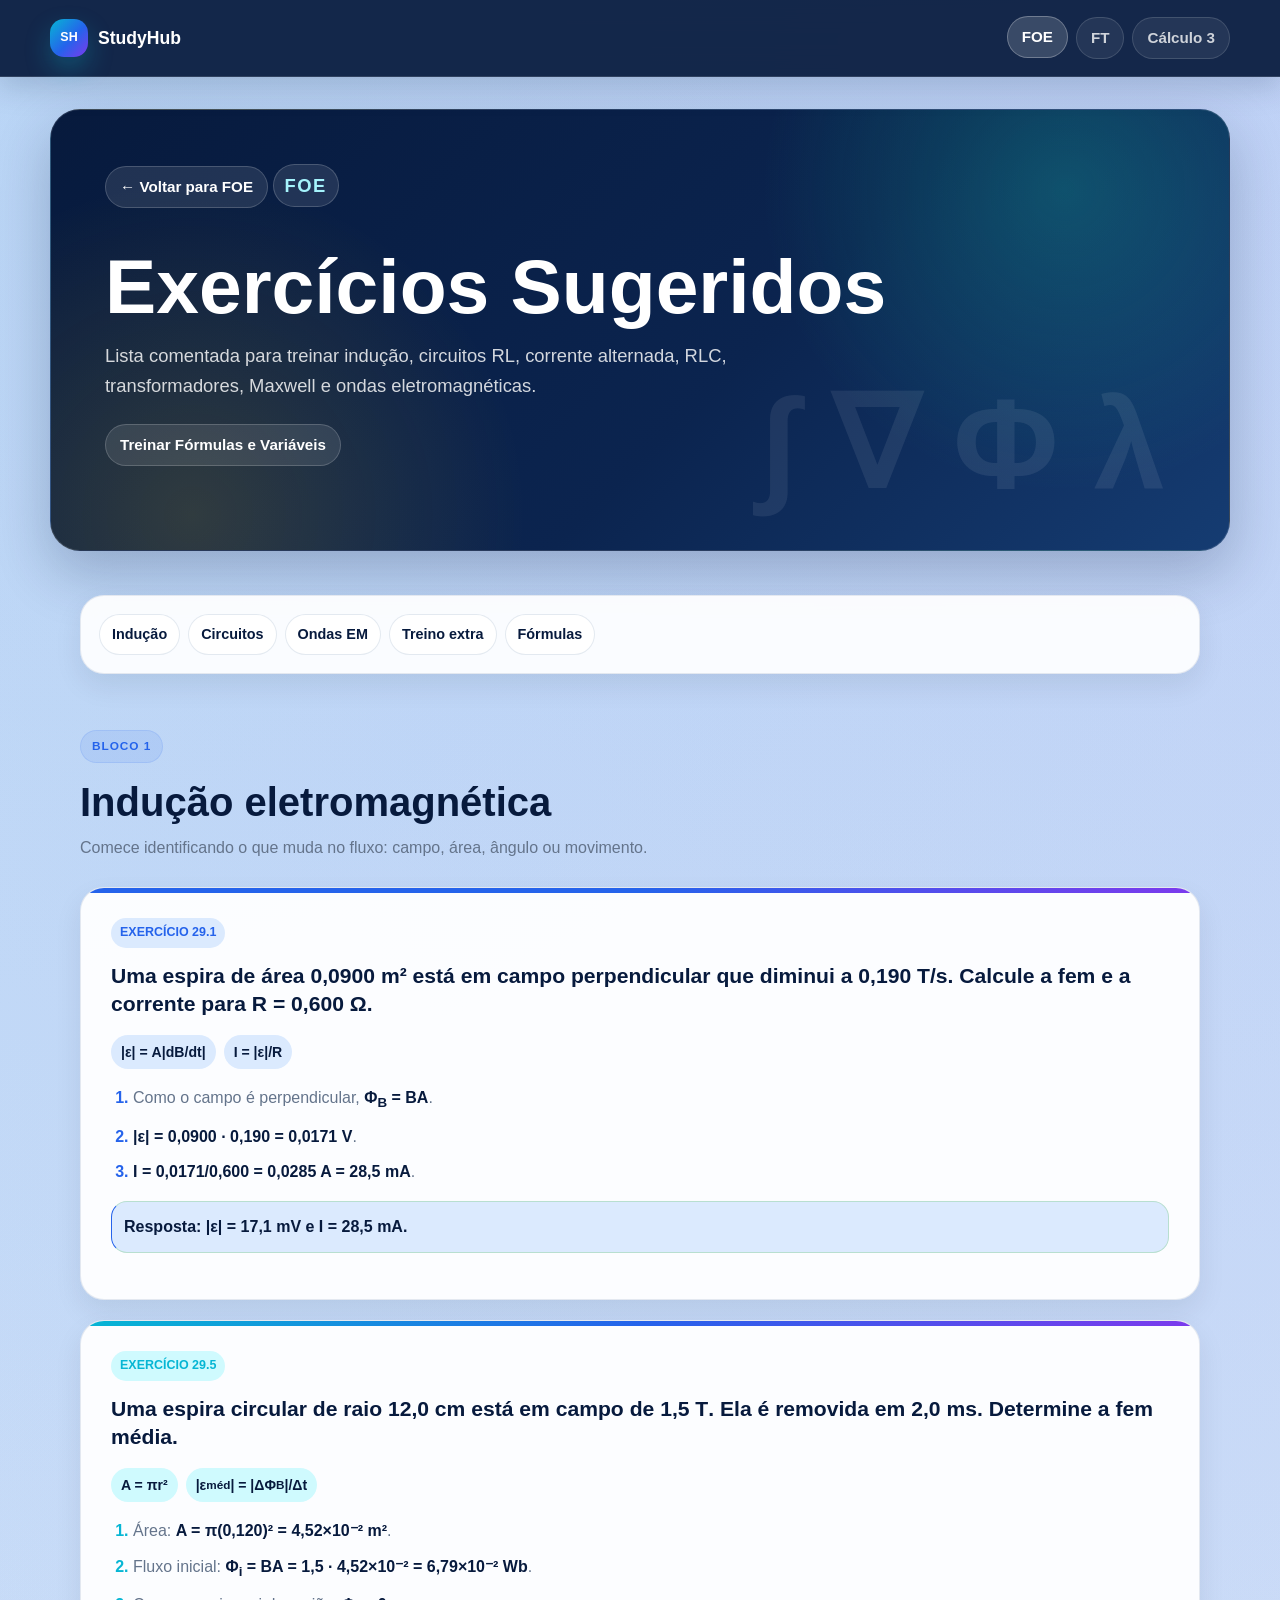
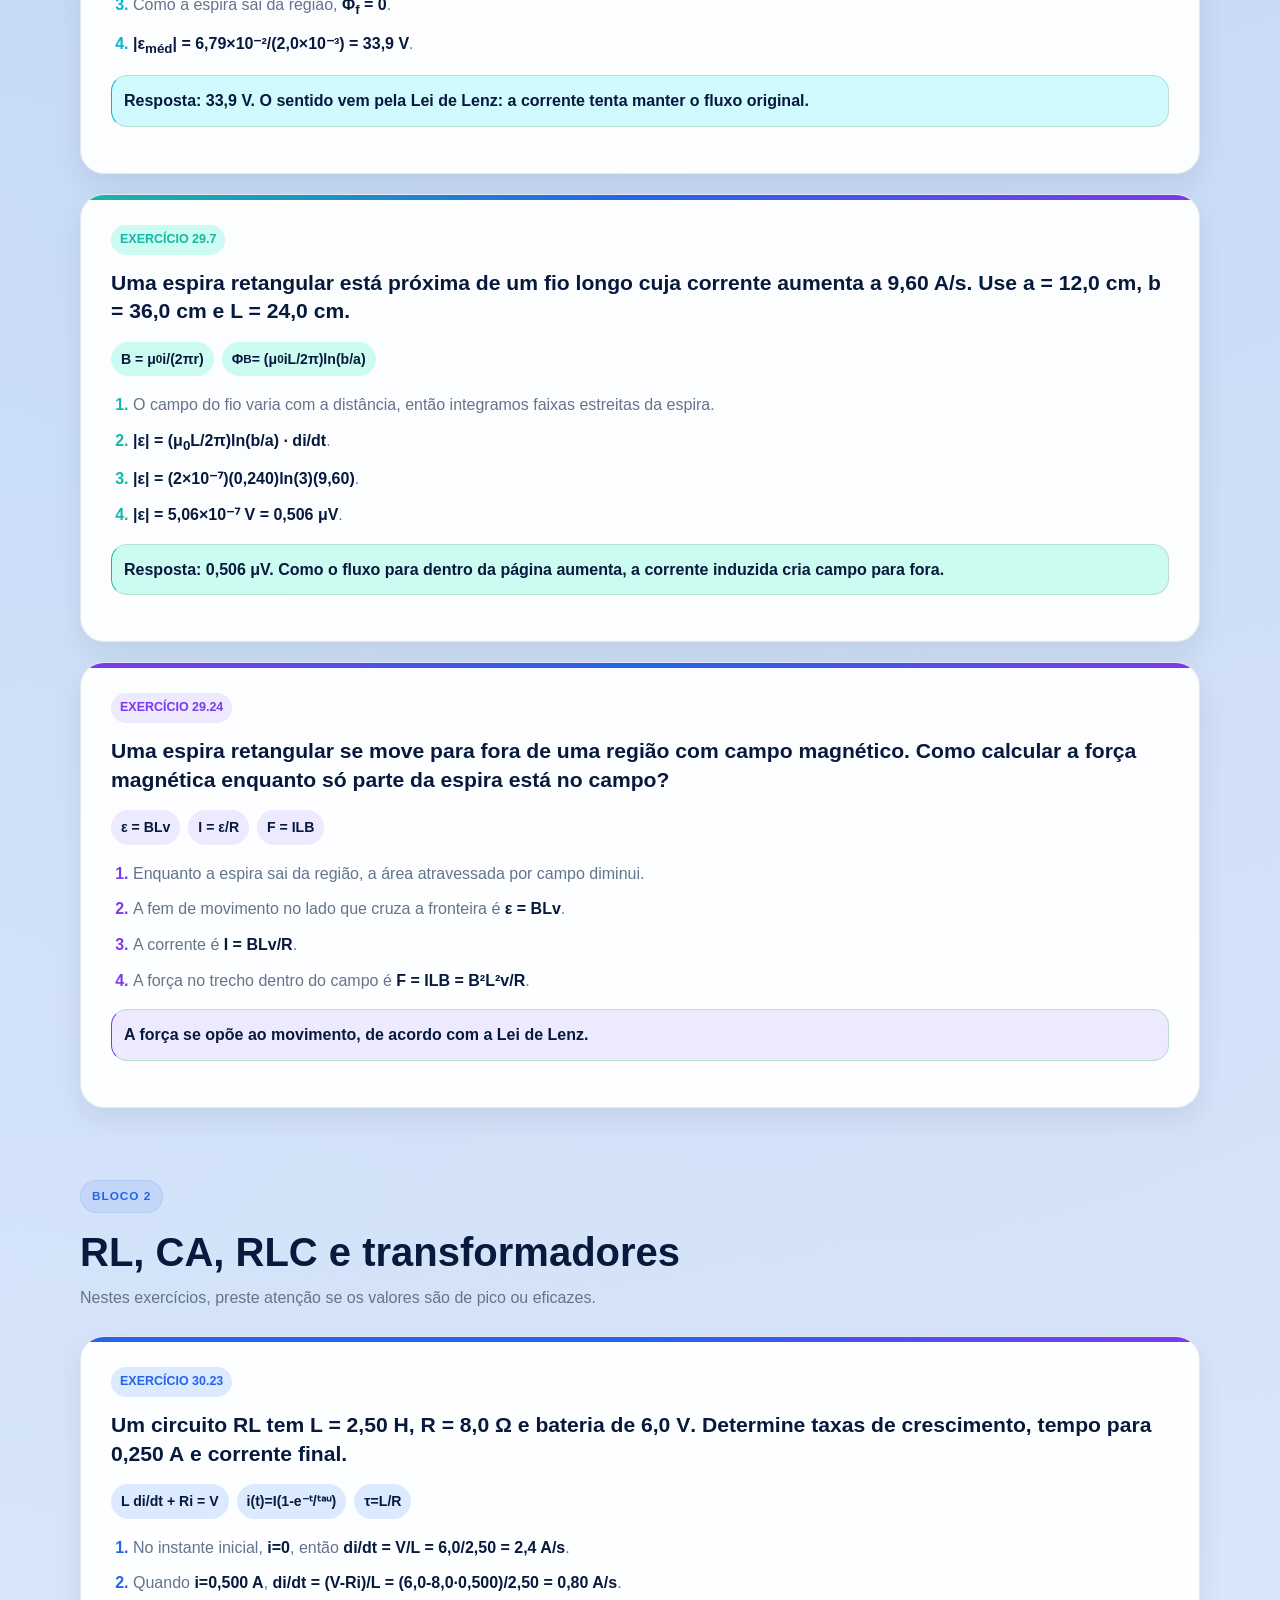
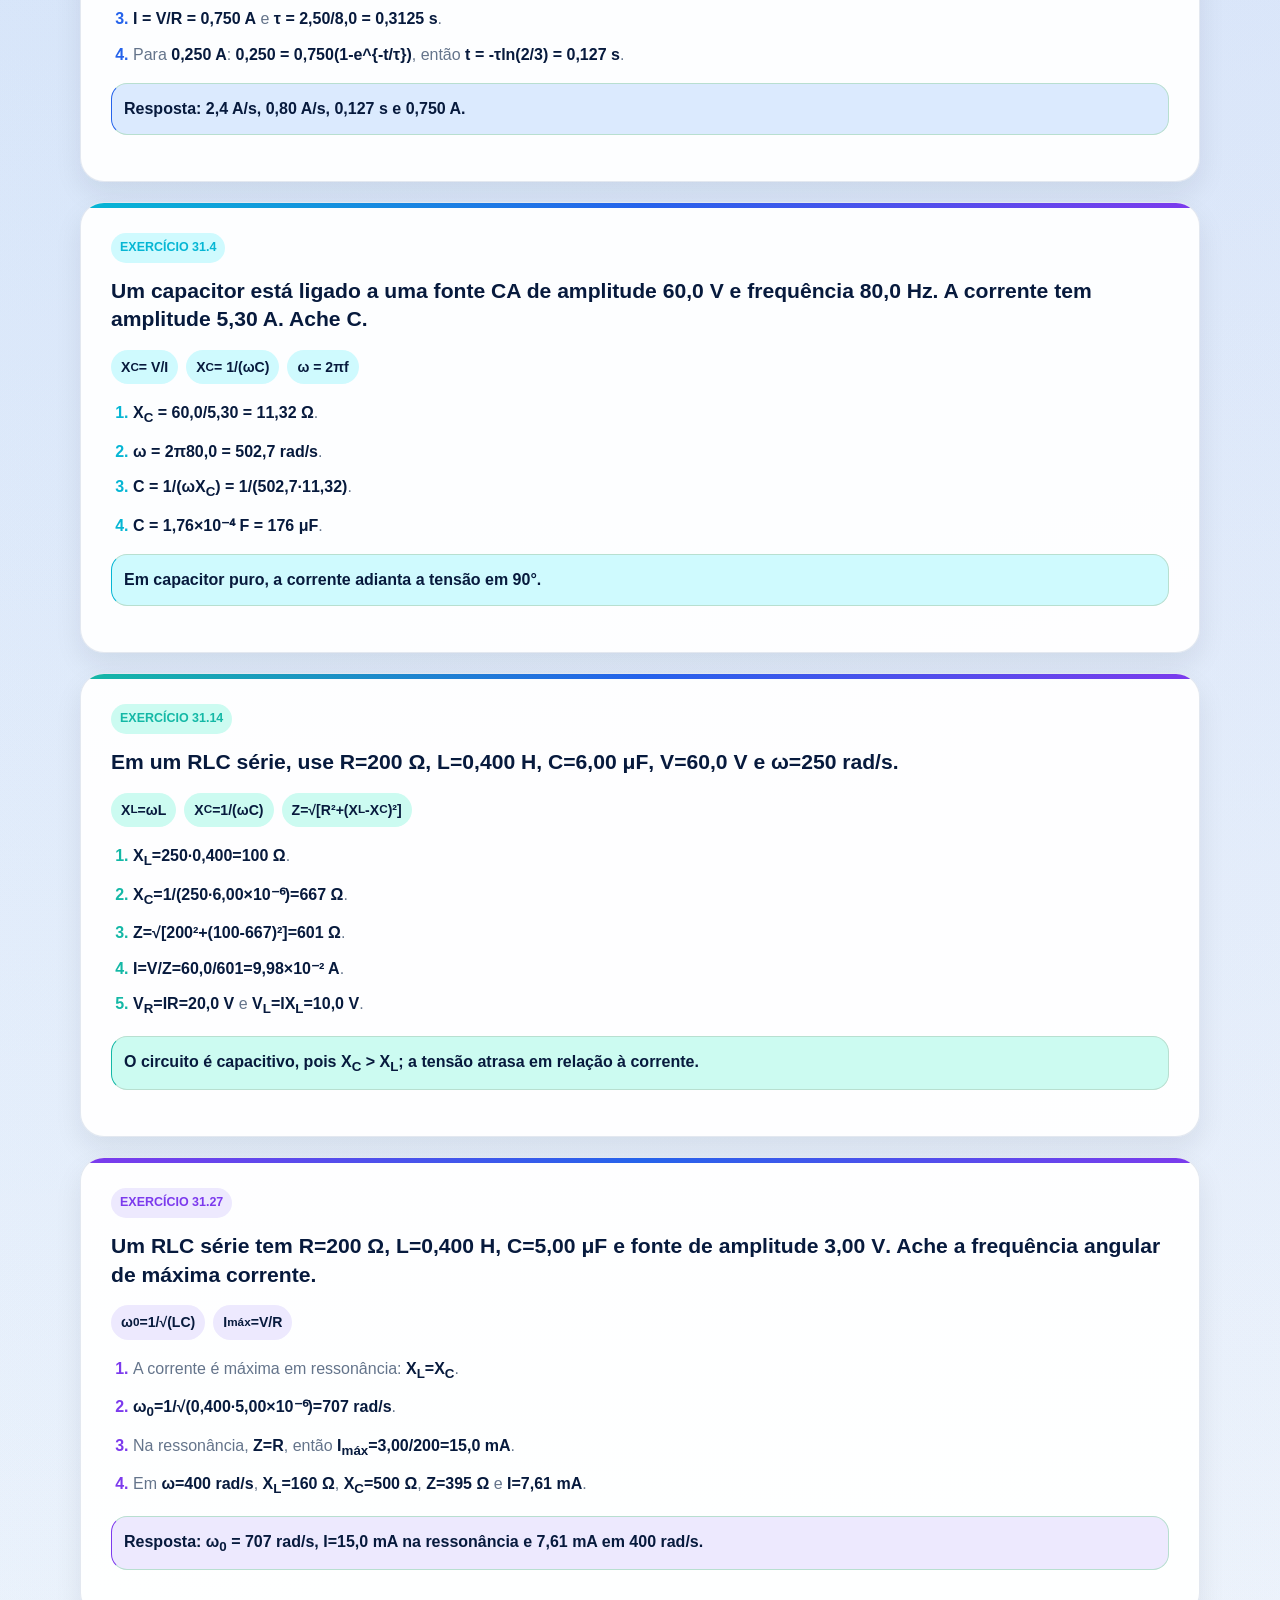
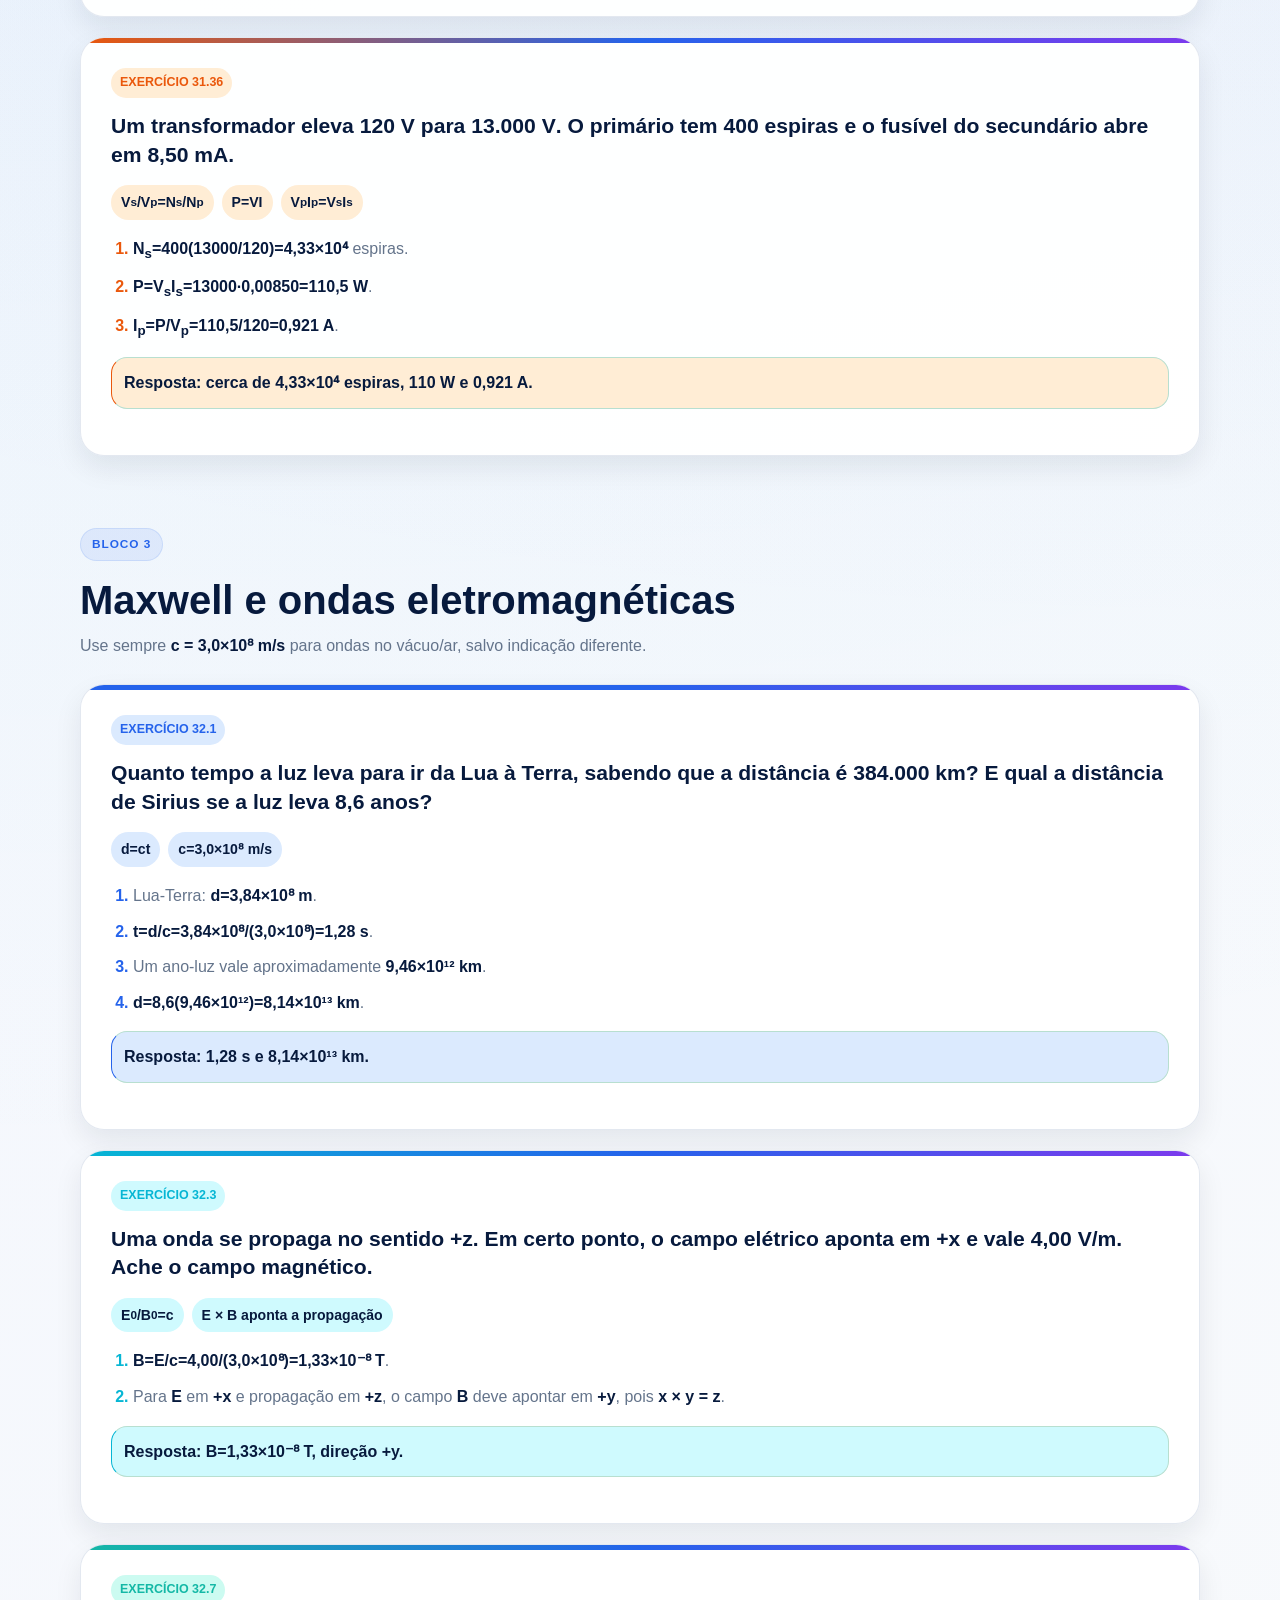
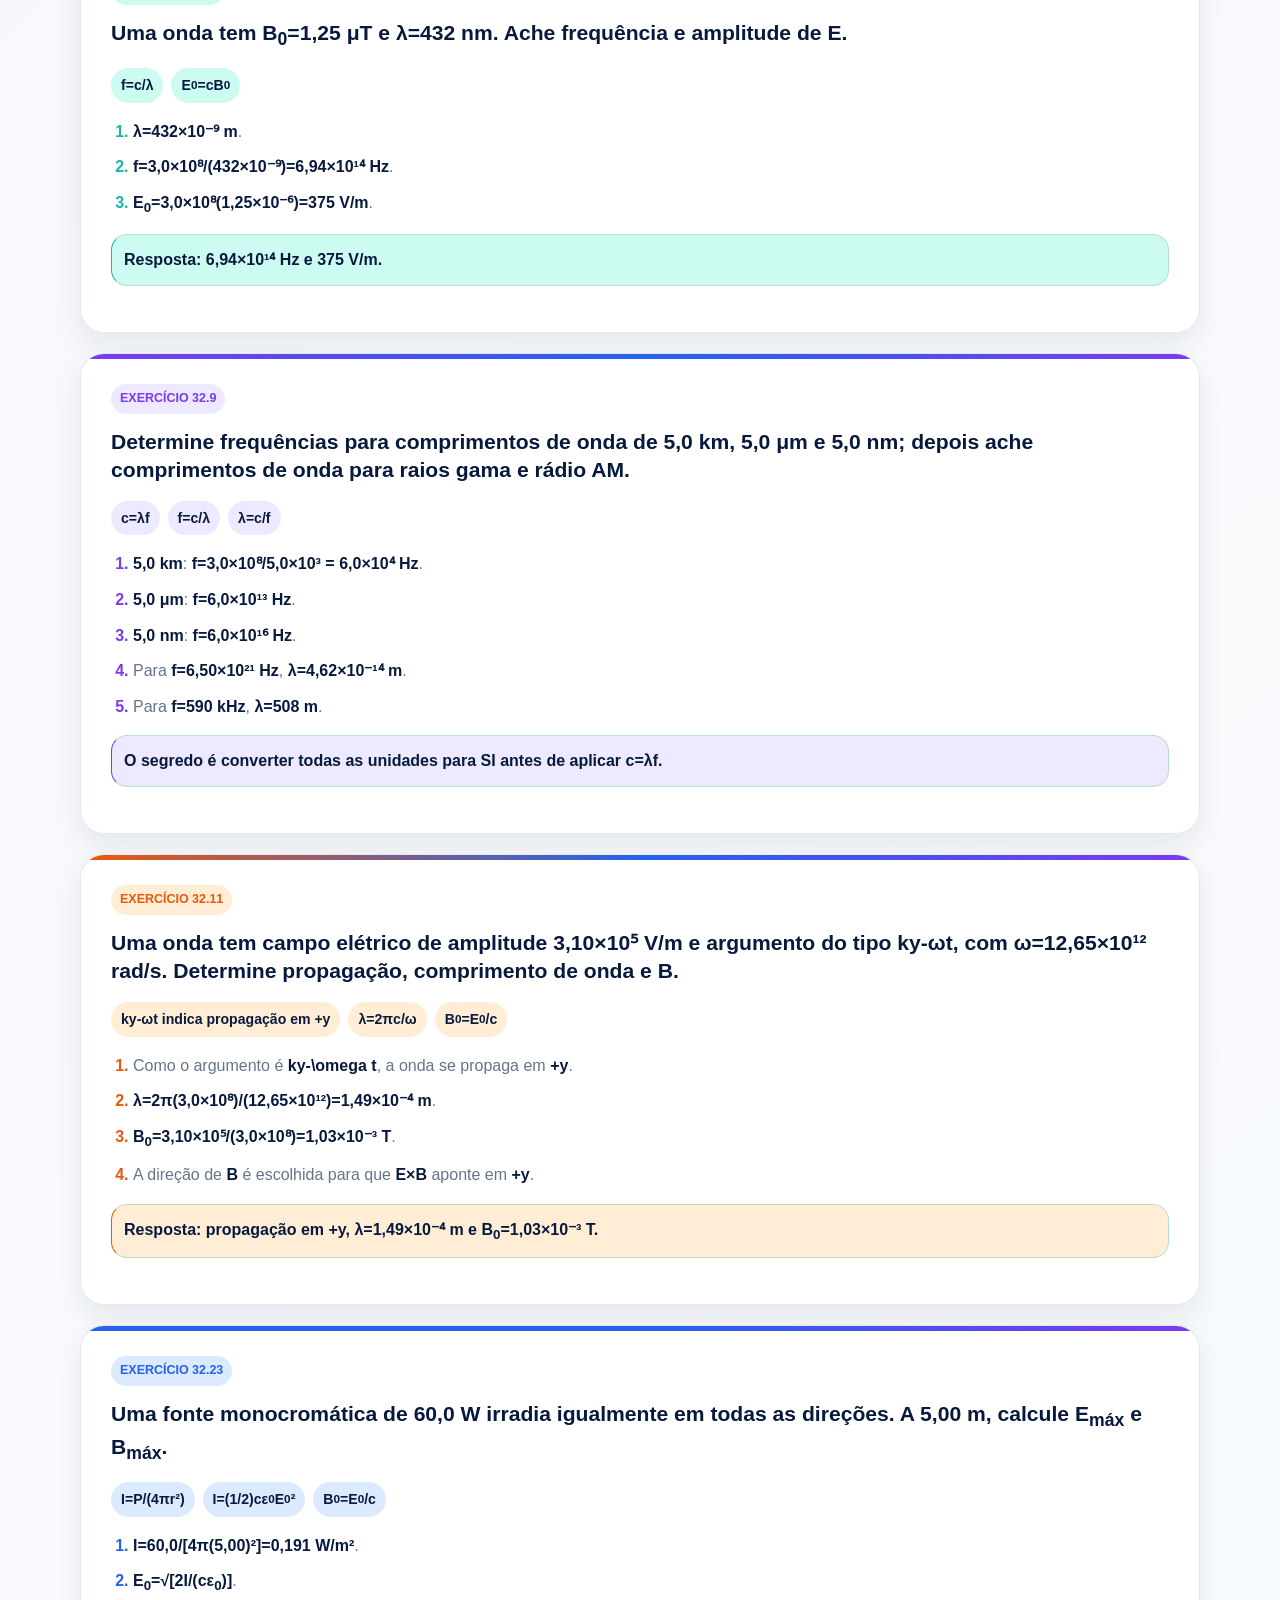
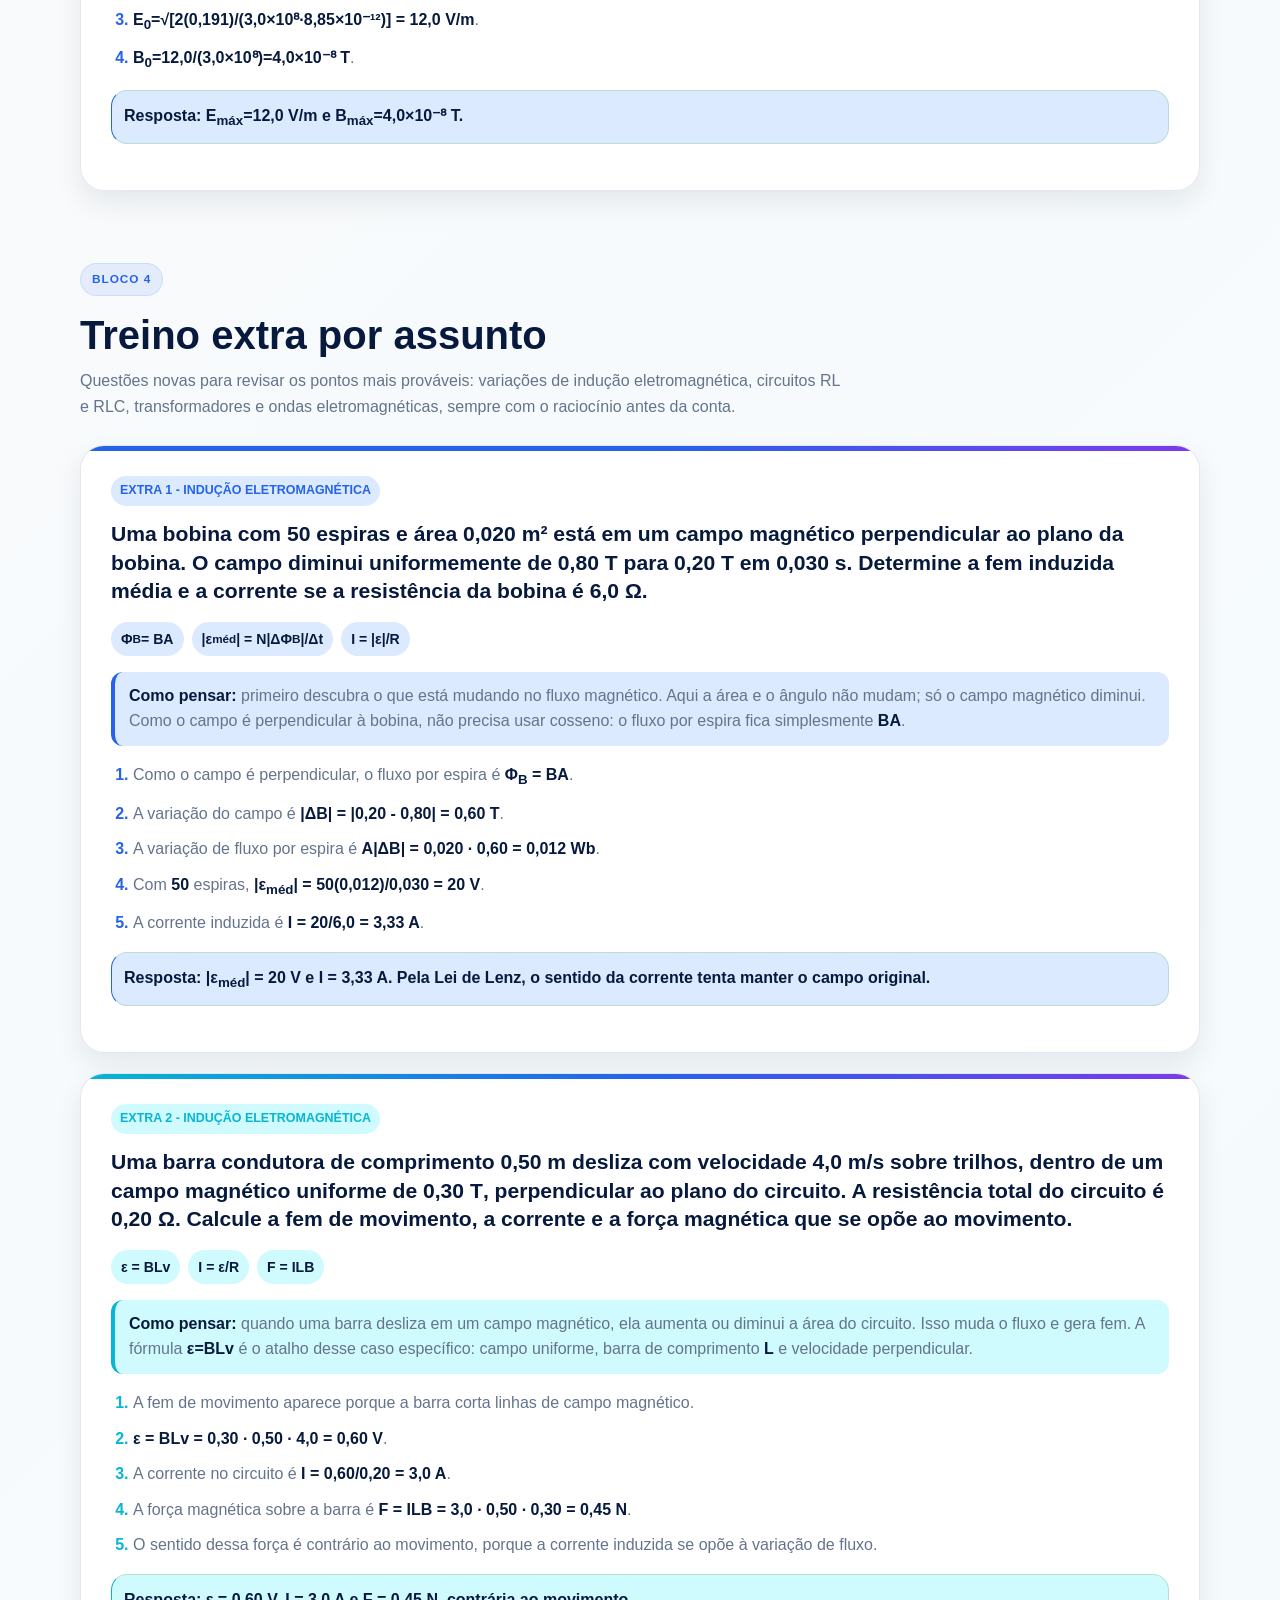
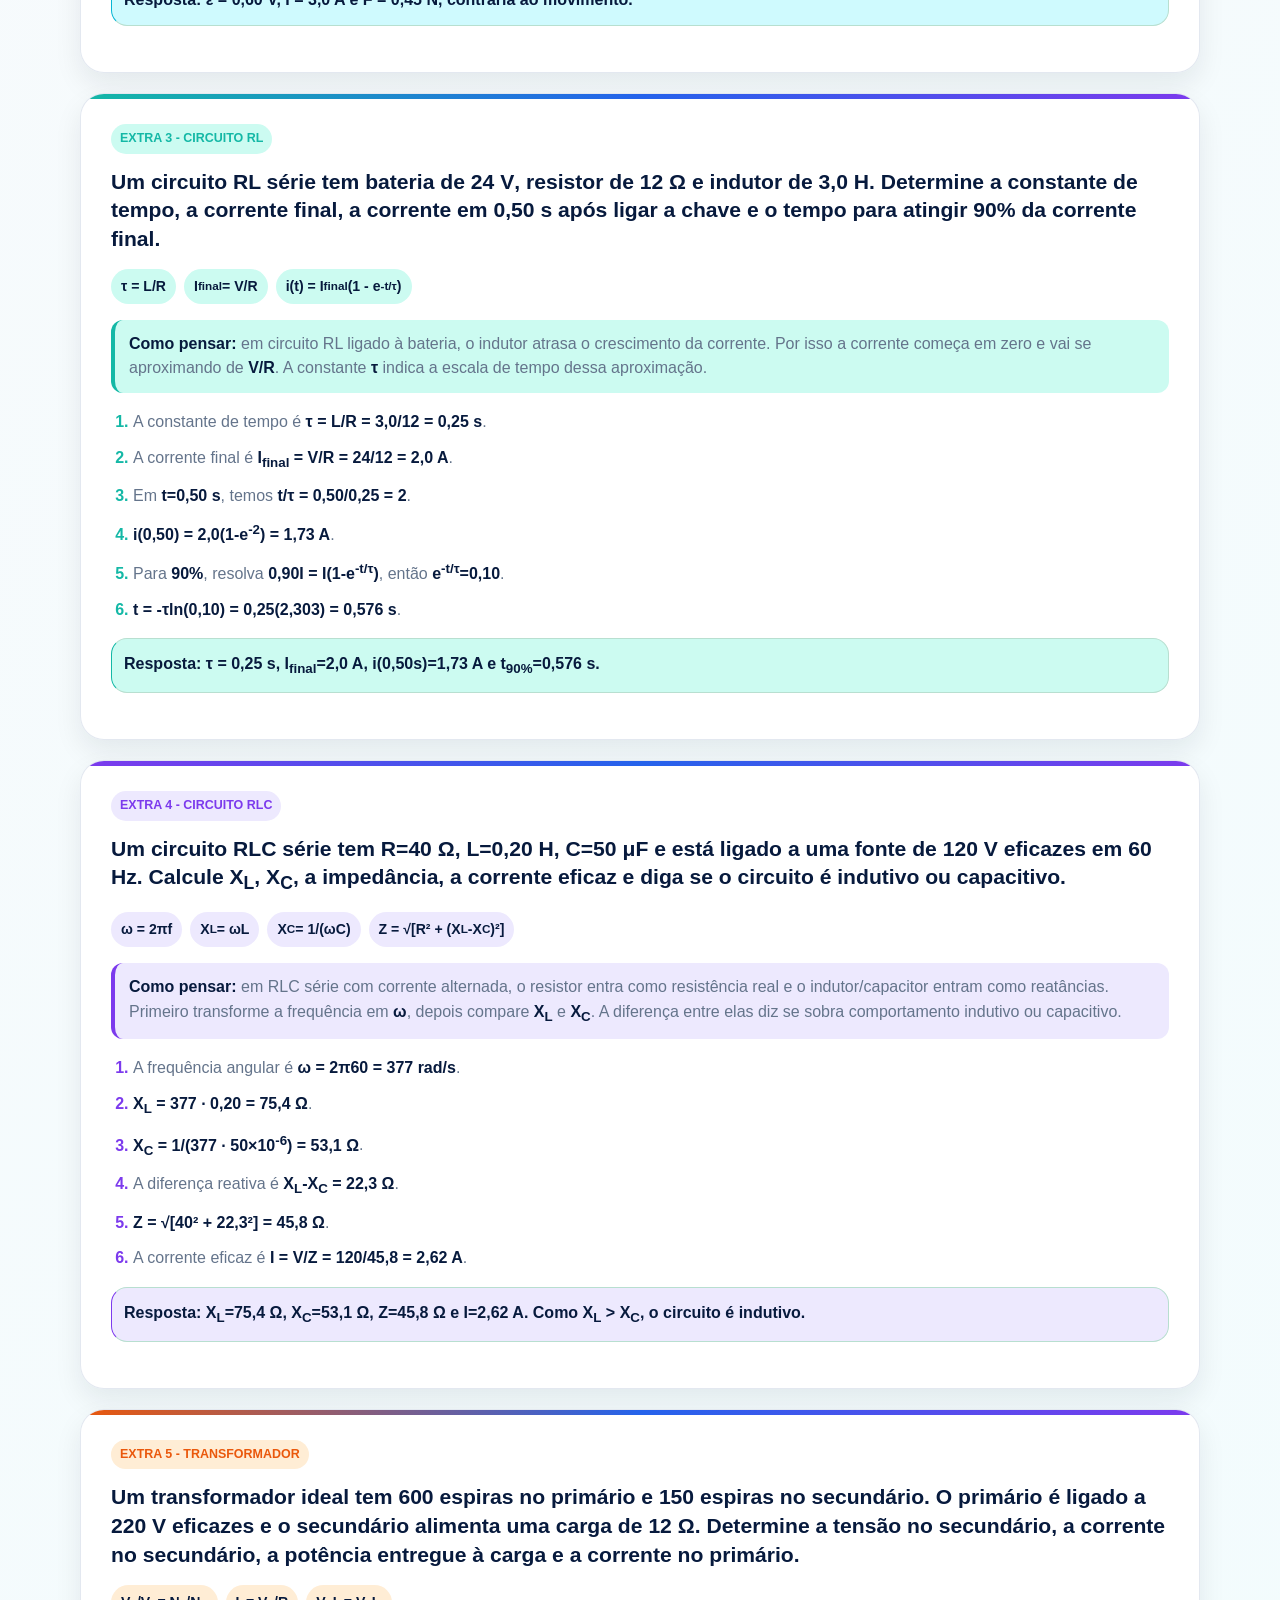
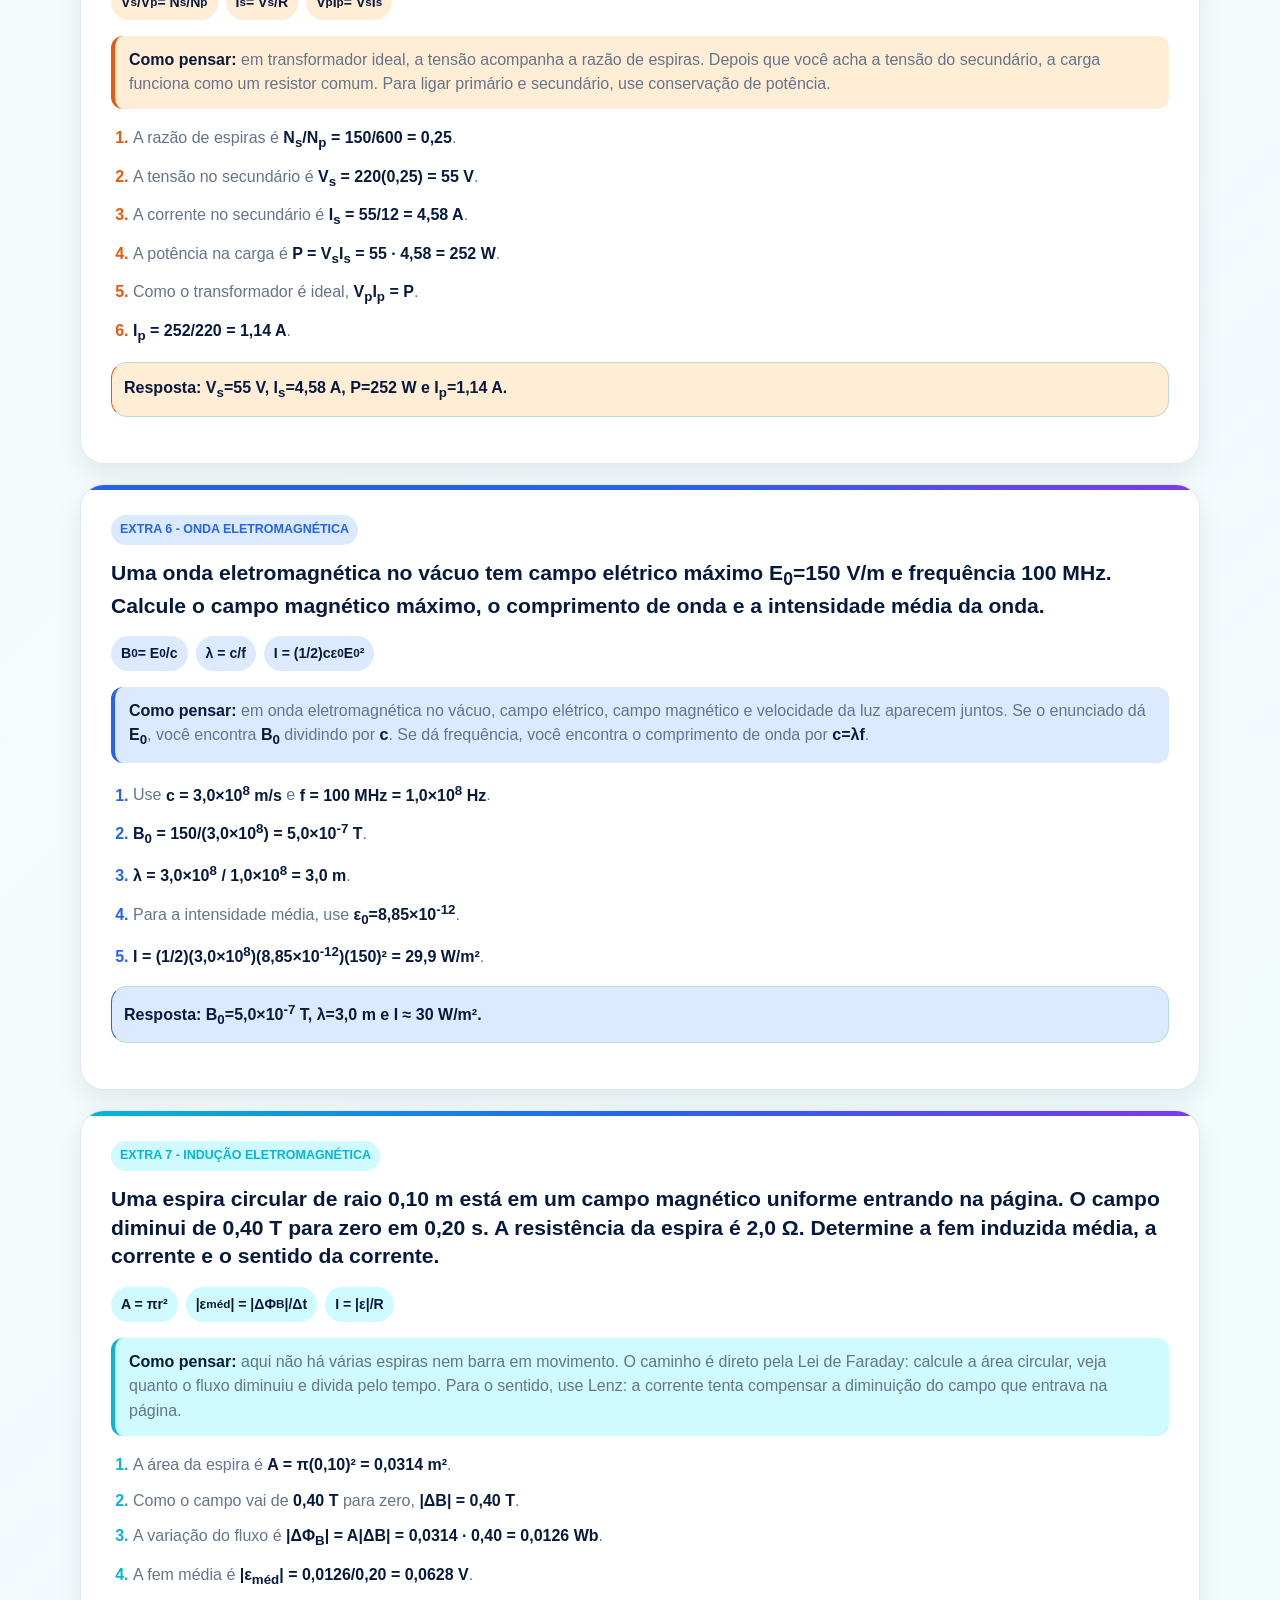
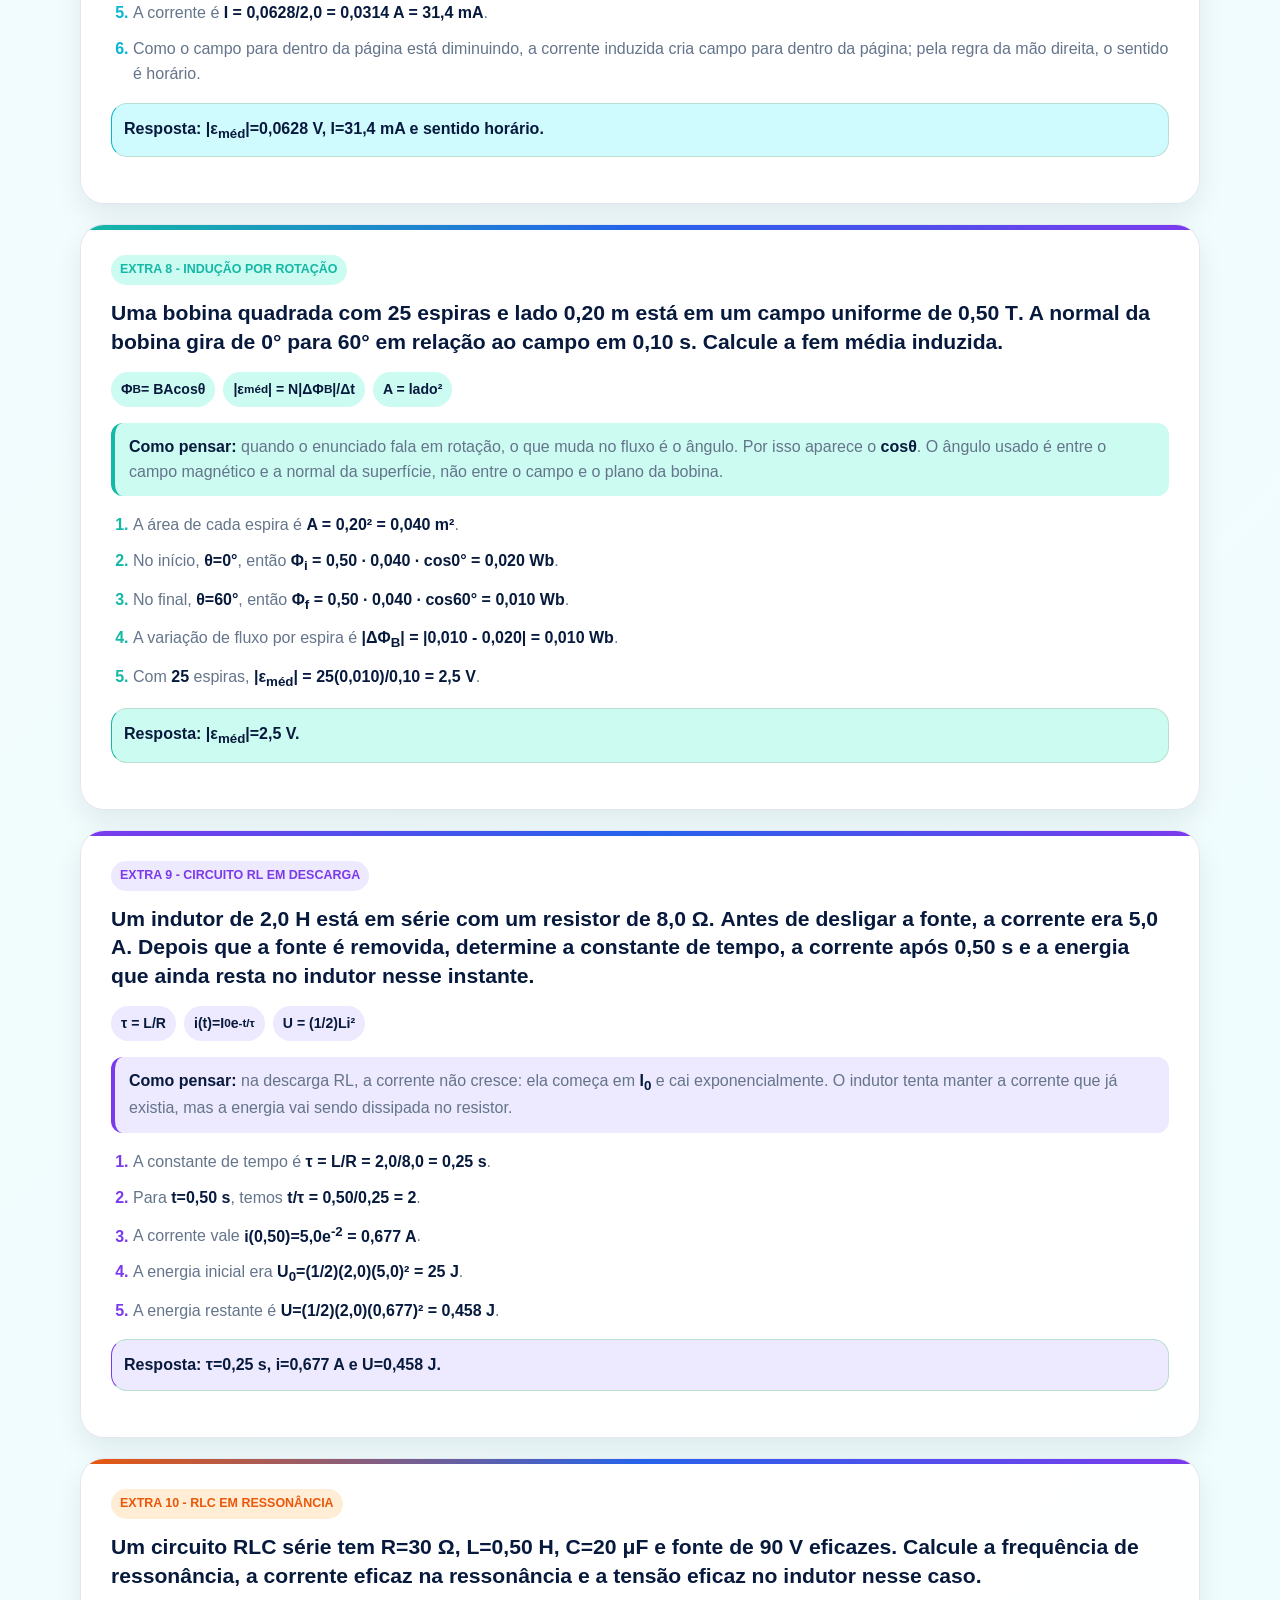
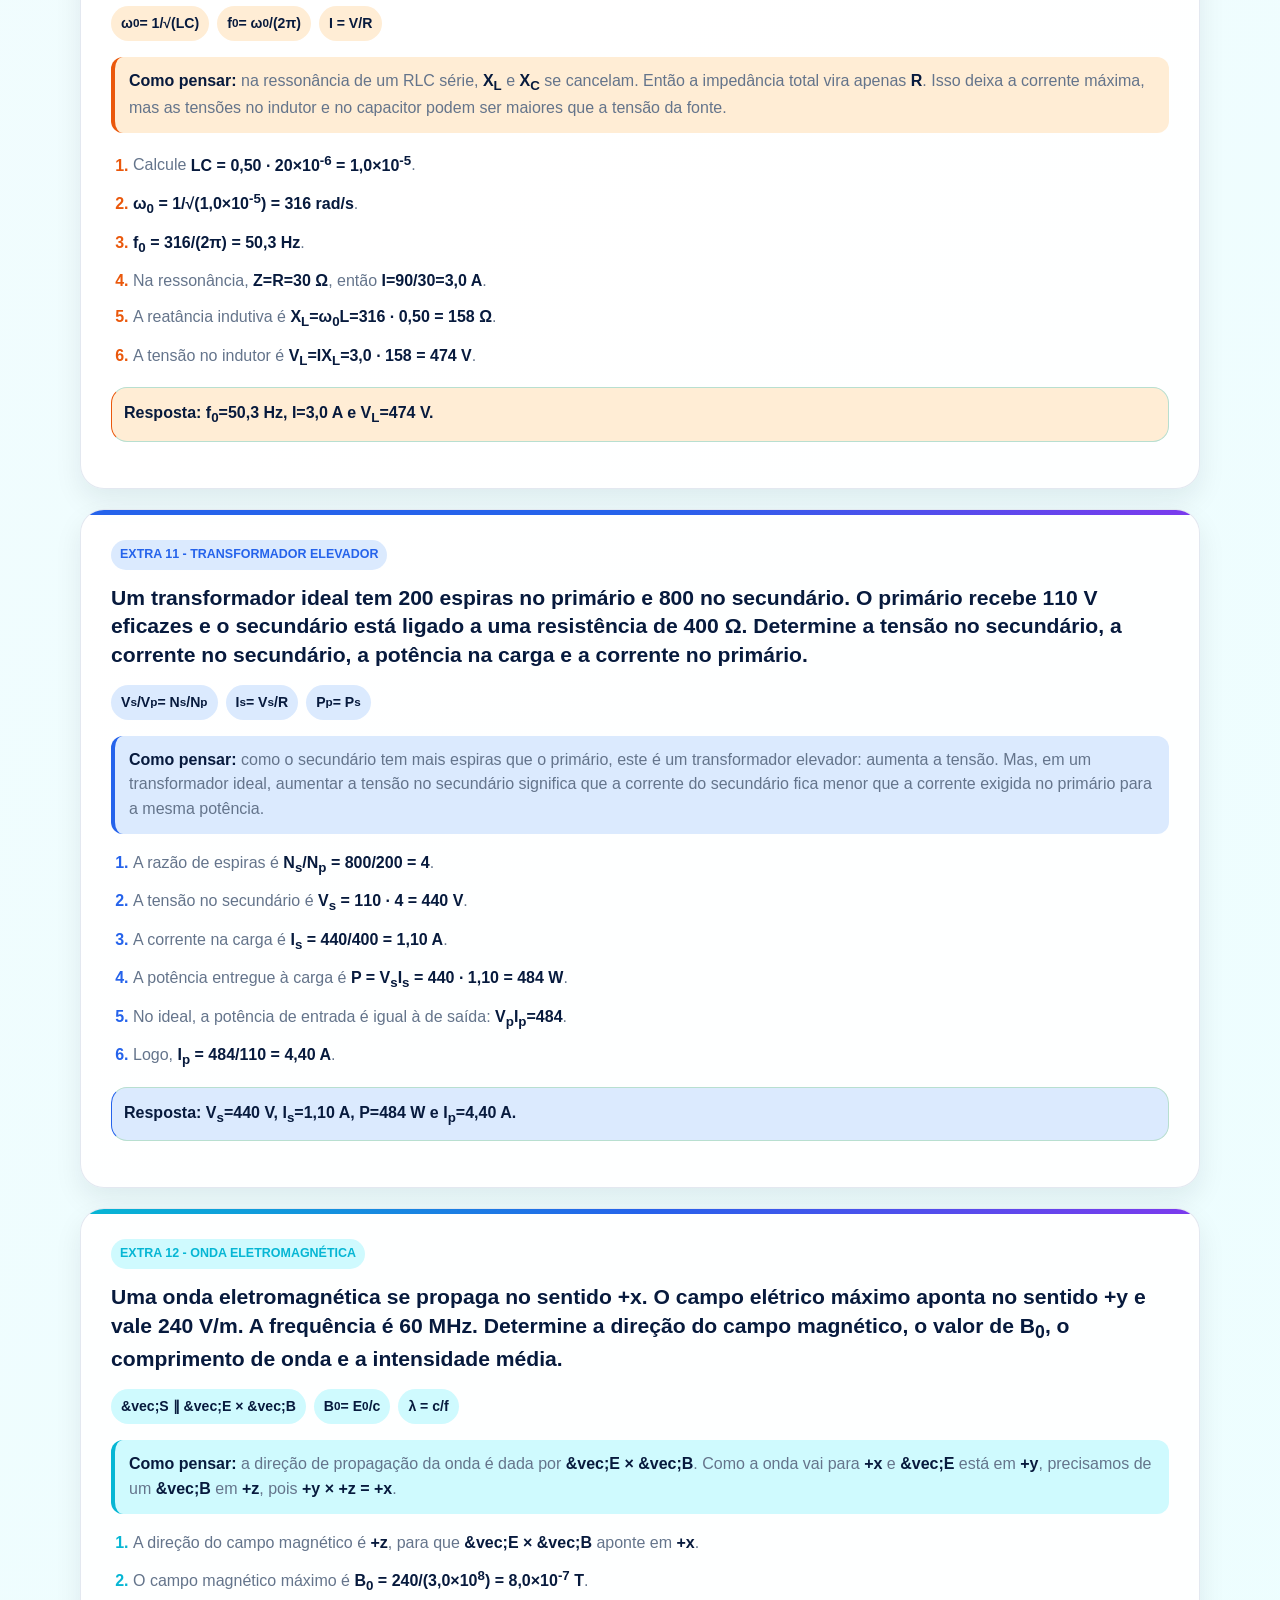
<file: materias/exercicios/foe-exercicios.html>
<!DOCTYPE html>
<html lang="pt-BR">
<head>
  <meta charset="UTF-8">
  <meta name="viewport" content="width=device-width, initial-scale=1.0">
  <title>Exercícios Sugeridos FOE | StudyHub</title>
  <link rel="stylesheet" href="../../assets/css/style.css">
</head>
<body>
  <header class="site-header">
    <nav class="navbar" aria-label="Navegação principal">
      <a class="brand" href="../../index.html">StudyHub</a>
      <div class="nav-links">
        <a href="../foe.html" aria-current="page">FOE</a>
        <a href="../ft.html">FT</a>
        <a href="../calculo3.html">Cálculo 3</a>
      </div>
    </nav>
  </header>

  <main class="study-page exercise-page">
    <section class="page-title">
      <a class="nav-button" href="../foe.html">&larr; Voltar para FOE</a>
      <p class="eyebrow">FOE</p>
      <h1>Exercícios Sugeridos</h1>
      <p>
        Lista comentada para treinar indução, circuitos RL, corrente alternada, RLC,
        transformadores, Maxwell e ondas eletromagnéticas.
      </p>
      <div class="page-title-actions">
        <a class="nav-button" href="foe-formulas-treino.html">Treinar Fórmulas e Variáveis</a>
      </div>
    </section>

    <nav class="jump-nav" aria-label="Navegação dos exercícios">
      <a href="#inducao">Indução</a>
      <a href="#circuitos">Circuitos</a>
      <a href="#ondas">Ondas EM</a>
      <a href="#treino-extra">Treino extra</a>
      <a href="#formulario">Fórmulas</a>
    </nav>

    <section class="study-block" id="inducao">
      <div class="section-heading">
        <p class="eyebrow">Bloco 1</p>
        <h2>Indução eletromagnética</h2>
        <p>Comece identificando o que muda no fluxo: campo, área, ângulo ou movimento.</p>
      </div>

      <div class="exercise-list">
        <article class="exercise-card">
          <div class="question-meta">Exercício 29.1</div>
          <h3>Uma espira de área <span class="math">0,0900 m²</span> está em campo perpendicular que diminui a <span class="math">0,190 T/s</span>. Calcule a fem e a corrente para <span class="math">R = 0,600 &Omega;</span>.</h3>
          <div class="formula-strip">
            <span>|&epsilon;| = A|dB/dt|</span>
            <span>I = |&epsilon;|/R</span>
          </div>
          <ol class="solution-steps">
            <li>Como o campo é perpendicular, <span class="math">&Phi;<sub>B</sub> = BA</span>.</li>
            <li><span class="math">|&epsilon;| = 0,0900 &middot; 0,190 = 0,0171 V</span>.</li>
            <li><span class="math">I = 0,0171/0,600 = 0,0285 A = 28,5 mA</span>.</li>
          </ol>
          <p class="result">Resposta: <span class="math">|&epsilon;| = 17,1 mV</span> e <span class="math">I = 28,5 mA</span>.</p>
        </article>

        <article class="exercise-card">
          <div class="question-meta">Exercício 29.5</div>
          <h3>Uma espira circular de raio <span class="math">12,0 cm</span> está em campo de <span class="math">1,5 T</span>. Ela é removida em <span class="math">2,0 ms</span>. Determine a fem média.</h3>
          <div class="formula-strip">
            <span>A = &pi;r²</span>
            <span>|&epsilon;<sub>méd</sub>| = |&Delta;&Phi;<sub>B</sub>|/&Delta;t</span>
          </div>
          <ol class="solution-steps">
            <li>Área: <span class="math">A = &pi;(0,120)² = 4,52&times;10⁻² m²</span>.</li>
            <li>Fluxo inicial: <span class="math">&Phi;<sub>i</sub> = BA = 1,5 &middot; 4,52&times;10⁻² = 6,79&times;10⁻² Wb</span>.</li>
            <li>Como a espira sai da região, <span class="math">&Phi;<sub>f</sub> = 0</span>.</li>
            <li><span class="math">|&epsilon;<sub>méd</sub>| = 6,79&times;10⁻²/(2,0&times;10⁻³) = 33,9 V</span>.</li>
          </ol>
          <p class="result">Resposta: <span class="math">33,9 V</span>. O sentido vem pela Lei de Lenz: a corrente tenta manter o fluxo original.</p>
        </article>

        <article class="exercise-card">
          <div class="question-meta">Exercício 29.7</div>
          <h3>Uma espira retangular está próxima de um fio longo cuja corrente aumenta a <span class="math">9,60 A/s</span>. Use <span class="math">a = 12,0 cm</span>, <span class="math">b = 36,0 cm</span> e <span class="math">L = 24,0 cm</span>.</h3>
          <div class="formula-strip">
            <span>B = &mu;<sub>0</sub>i/(2&pi;r)</span>
            <span>&Phi;<sub>B</sub> = (&mu;<sub>0</sub>iL/2&pi;)ln(b/a)</span>
          </div>
          <ol class="solution-steps">
            <li>O campo do fio varia com a distância, então integramos faixas estreitas da espira.</li>
            <li><span class="math">|&epsilon;| = (&mu;<sub>0</sub>L/2&pi;)ln(b/a) &middot; di/dt</span>.</li>
            <li><span class="math">|&epsilon;| = (2&times;10⁻⁷)(0,240)ln(3)(9,60)</span>.</li>
            <li><span class="math">|&epsilon;| = 5,06&times;10⁻⁷ V = 0,506 &mu;V</span>.</li>
          </ol>
          <p class="result">Resposta: <span class="math">0,506 &mu;V</span>. Como o fluxo para dentro da página aumenta, a corrente induzida cria campo para fora.</p>
        </article>

        <article class="exercise-card">
          <div class="question-meta">Exercício 29.24</div>
          <h3>Uma espira retangular se move para fora de uma região com campo magnético. Como calcular a força magnética enquanto só parte da espira está no campo?</h3>
          <div class="formula-strip">
            <span>&epsilon; = BLv</span>
            <span>I = &epsilon;/R</span>
            <span>F = ILB</span>
          </div>
          <ol class="solution-steps">
            <li>Enquanto a espira sai da região, a área atravessada por campo diminui.</li>
            <li>A fem de movimento no lado que cruza a fronteira é <span class="math">&epsilon; = BLv</span>.</li>
            <li>A corrente é <span class="math">I = BLv/R</span>.</li>
            <li>A força no trecho dentro do campo é <span class="math">F = ILB = B²L²v/R</span>.</li>
          </ol>
          <p class="result">A força se opõe ao movimento, de acordo com a Lei de Lenz.</p>
        </article>
      </div>
    </section>

    <section class="study-block" id="circuitos">
      <div class="section-heading">
        <p class="eyebrow">Bloco 2</p>
        <h2>RL, CA, RLC e transformadores</h2>
        <p>Nestes exercícios, preste atenção se os valores são de pico ou eficazes.</p>
      </div>

      <div class="exercise-list">
        <article class="exercise-card">
          <div class="question-meta">Exercício 30.23</div>
          <h3>Um circuito RL tem <span class="math">L = 2,50 H</span>, <span class="math">R = 8,0 &Omega;</span> e bateria de <span class="math">6,0 V</span>. Determine taxas de crescimento, tempo para <span class="math">0,250 A</span> e corrente final.</h3>
          <div class="formula-strip">
            <span>L di/dt + Ri = V</span>
            <span>i(t)=I(1-e⁻ᵗ/ᵗᵃᵘ)</span>
            <span>&tau;=L/R</span>
          </div>
          <ol class="solution-steps">
            <li>No instante inicial, <span class="math">i=0</span>, então <span class="math">di/dt = V/L = 6,0/2,50 = 2,4 A/s</span>.</li>
            <li>Quando <span class="math">i=0,500 A</span>, <span class="math">di/dt = (V-Ri)/L = (6,0-8,0&middot;0,500)/2,50 = 0,80 A/s</span>.</li>
            <li><span class="math">I = V/R = 0,750 A</span> e <span class="math">&tau; = 2,50/8,0 = 0,3125 s</span>.</li>
            <li>Para <span class="math">0,250 A</span>: <span class="math">0,250 = 0,750(1-e^{-t/&tau;})</span>, então <span class="math">t = -&tau;ln(2/3) = 0,127 s</span>.</li>
          </ol>
          <p class="result">Resposta: <span class="math">2,4 A/s</span>, <span class="math">0,80 A/s</span>, <span class="math">0,127 s</span> e <span class="math">0,750 A</span>.</p>
        </article>

        <article class="exercise-card">
          <div class="question-meta">Exercício 31.4</div>
          <h3>Um capacitor está ligado a uma fonte CA de amplitude <span class="math">60,0 V</span> e frequência <span class="math">80,0 Hz</span>. A corrente tem amplitude <span class="math">5,30 A</span>. Ache <span class="math">C</span>.</h3>
          <div class="formula-strip">
            <span>X<sub>C</sub> = V/I</span>
            <span>X<sub>C</sub> = 1/(&omega;C)</span>
            <span>&omega; = 2&pi;f</span>
          </div>
          <ol class="solution-steps">
            <li><span class="math">X<sub>C</sub> = 60,0/5,30 = 11,32 &Omega;</span>.</li>
            <li><span class="math">&omega; = 2&pi;80,0 = 502,7 rad/s</span>.</li>
            <li><span class="math">C = 1/(&omega;X<sub>C</sub>) = 1/(502,7&middot;11,32)</span>.</li>
            <li><span class="math">C = 1,76&times;10⁻⁴ F = 176 &mu;F</span>.</li>
          </ol>
          <p class="result">Em capacitor puro, a corrente adianta a tensão em <span class="math">90°</span>.</p>
        </article>

        <article class="exercise-card">
          <div class="question-meta">Exercício 31.14</div>
          <h3>Em um RLC série, use <span class="math">R=200 &Omega;</span>, <span class="math">L=0,400 H</span>, <span class="math">C=6,00 &mu;F</span>, <span class="math">V=60,0 V</span> e <span class="math">&omega;=250 rad/s</span>.</h3>
          <div class="formula-strip">
            <span>X<sub>L</sub>=&omega;L</span>
            <span>X<sub>C</sub>=1/(&omega;C)</span>
            <span>Z=&radic;[R²+(X<sub>L</sub>-X<sub>C</sub>)²]</span>
          </div>
          <ol class="solution-steps">
            <li><span class="math">X<sub>L</sub>=250&middot;0,400=100 &Omega;</span>.</li>
            <li><span class="math">X<sub>C</sub>=1/(250&middot;6,00&times;10⁻⁶)=667 &Omega;</span>.</li>
            <li><span class="math">Z=&radic;[200²+(100-667)²]=601 &Omega;</span>.</li>
            <li><span class="math">I=V/Z=60,0/601=9,98&times;10⁻² A</span>.</li>
            <li><span class="math">V<sub>R</sub>=IR=20,0 V</span> e <span class="math">V<sub>L</sub>=IX<sub>L</sub>=10,0 V</span>.</li>
          </ol>
          <p class="result">O circuito é capacitivo, pois <span class="math">X<sub>C</sub> &gt; X<sub>L</sub></span>; a tensão atrasa em relação à corrente.</p>
        </article>

        <article class="exercise-card">
          <div class="question-meta">Exercício 31.27</div>
          <h3>Um RLC série tem <span class="math">R=200 &Omega;</span>, <span class="math">L=0,400 H</span>, <span class="math">C=5,00 &mu;F</span> e fonte de amplitude <span class="math">3,00 V</span>. Ache a frequência angular de máxima corrente.</h3>
          <div class="formula-strip">
            <span>&omega;<sub>0</sub>=1/&radic;(LC)</span>
            <span>I<sub>máx</sub>=V/R</span>
          </div>
          <ol class="solution-steps">
            <li>A corrente é máxima em ressonância: <span class="math">X<sub>L</sub>=X<sub>C</sub></span>.</li>
            <li><span class="math">&omega;<sub>0</sub>=1/&radic;(0,400&middot;5,00&times;10⁻⁶)=707 rad/s</span>.</li>
            <li>Na ressonância, <span class="math">Z=R</span>, então <span class="math">I<sub>máx</sub>=3,00/200=15,0 mA</span>.</li>
            <li>Em <span class="math">&omega;=400 rad/s</span>, <span class="math">X<sub>L</sub>=160 &Omega;</span>, <span class="math">X<sub>C</sub>=500 &Omega;</span>, <span class="math">Z=395 &Omega;</span> e <span class="math">I=7,61 mA</span>.</li>
          </ol>
          <p class="result">Resposta: <span class="math">&omega;<sub>0</sub> = 707 rad/s</span>, <span class="math">I=15,0 mA</span> na ressonância e <span class="math">7,61 mA</span> em <span class="math">400 rad/s</span>.</p>
        </article>

        <article class="exercise-card">
          <div class="question-meta">Exercício 31.36</div>
          <h3>Um transformador eleva <span class="math">120 V</span> para <span class="math">13.000 V</span>. O primário tem <span class="math">400</span> espiras e o fusível do secundário abre em <span class="math">8,50 mA</span>.</h3>
          <div class="formula-strip">
            <span>V<sub>s</sub>/V<sub>p</sub>=N<sub>s</sub>/N<sub>p</sub></span>
            <span>P=VI</span>
            <span>V<sub>p</sub>I<sub>p</sub>=V<sub>s</sub>I<sub>s</sub></span>
          </div>
          <ol class="solution-steps">
            <li><span class="math">N<sub>s</sub>=400(13000/120)=4,33&times;10⁴</span> espiras.</li>
            <li><span class="math">P=V<sub>s</sub>I<sub>s</sub>=13000&middot;0,00850=110,5 W</span>.</li>
            <li><span class="math">I<sub>p</sub>=P/V<sub>p</sub>=110,5/120=0,921 A</span>.</li>
          </ol>
          <p class="result">Resposta: cerca de <span class="math">4,33&times;10⁴</span> espiras, <span class="math">110 W</span> e <span class="math">0,921 A</span>.</p>
        </article>
      </div>
    </section>

    <section class="study-block" id="ondas">
      <div class="section-heading">
        <p class="eyebrow">Bloco 3</p>
        <h2>Maxwell e ondas eletromagnéticas</h2>
        <p>Use sempre <span class="math">c = 3,0&times;10⁸ m/s</span> para ondas no vácuo/ar, salvo indicação diferente.</p>
      </div>

      <div class="exercise-list">
        <article class="exercise-card">
          <div class="question-meta">Exercício 32.1</div>
          <h3>Quanto tempo a luz leva para ir da Lua à Terra, sabendo que a distância é <span class="math">384.000 km</span>? E qual a distância de Sirius se a luz leva <span class="math">8,6 anos</span>?</h3>
          <div class="formula-strip">
            <span>d=ct</span>
            <span>c=3,0&times;10⁸ m/s</span>
          </div>
          <ol class="solution-steps">
            <li>Lua-Terra: <span class="math">d=3,84&times;10⁸ m</span>.</li>
            <li><span class="math">t=d/c=3,84&times;10⁸/(3,0&times;10⁸)=1,28 s</span>.</li>
            <li>Um ano-luz vale aproximadamente <span class="math">9,46&times;10¹² km</span>.</li>
            <li><span class="math">d=8,6(9,46&times;10¹²)=8,14&times;10¹³ km</span>.</li>
          </ol>
          <p class="result">Resposta: <span class="math">1,28 s</span> e <span class="math">8,14&times;10¹³ km</span>.</p>
        </article>

        <article class="exercise-card">
          <div class="question-meta">Exercício 32.3</div>
          <h3>Uma onda se propaga no sentido <span class="math">+z</span>. Em certo ponto, o campo elétrico aponta em <span class="math">+x</span> e vale <span class="math">4,00 V/m</span>. Ache o campo magnético.</h3>
          <div class="formula-strip">
            <span>E<sub>0</sub>/B<sub>0</sub>=c</span>
            <span>E &times; B aponta a propagação</span>
          </div>
          <ol class="solution-steps">
            <li><span class="math">B=E/c=4,00/(3,0&times;10⁸)=1,33&times;10⁻⁸ T</span>.</li>
            <li>Para <span class="math">E</span> em <span class="math">+x</span> e propagação em <span class="math">+z</span>, o campo <span class="math">B</span> deve apontar em <span class="math">+y</span>, pois <span class="math">x &times; y = z</span>.</li>
          </ol>
          <p class="result">Resposta: <span class="math">B=1,33&times;10⁻⁸ T</span>, direção <span class="math">+y</span>.</p>
        </article>

        <article class="exercise-card">
          <div class="question-meta">Exercício 32.7</div>
          <h3>Uma onda tem <span class="math">B<sub>0</sub>=1,25 &mu;T</span> e <span class="math">&lambda;=432 nm</span>. Ache frequência e amplitude de <span class="math">E</span>.</h3>
          <div class="formula-strip">
            <span>f=c/&lambda;</span>
            <span>E<sub>0</sub>=cB<sub>0</sub></span>
          </div>
          <ol class="solution-steps">
            <li><span class="math">&lambda;=432&times;10⁻⁹ m</span>.</li>
            <li><span class="math">f=3,0&times;10⁸/(432&times;10⁻⁹)=6,94&times;10¹⁴ Hz</span>.</li>
            <li><span class="math">E<sub>0</sub>=3,0&times;10⁸(1,25&times;10⁻⁶)=375 V/m</span>.</li>
          </ol>
          <p class="result">Resposta: <span class="math">6,94&times;10¹⁴ Hz</span> e <span class="math">375 V/m</span>.</p>
        </article>

        <article class="exercise-card">
          <div class="question-meta">Exercício 32.9</div>
          <h3>Determine frequências para comprimentos de onda de <span class="math">5,0 km</span>, <span class="math">5,0 &mu;m</span> e <span class="math">5,0 nm</span>; depois ache comprimentos de onda para raios gama e rádio AM.</h3>
          <div class="formula-strip">
            <span>c=&lambda;f</span>
            <span>f=c/&lambda;</span>
            <span>&lambda;=c/f</span>
          </div>
          <ol class="solution-steps">
            <li><span class="math">5,0 km</span>: <span class="math">f=3,0&times;10⁸/5,0&times;10³ = 6,0&times;10⁴ Hz</span>.</li>
            <li><span class="math">5,0 &mu;m</span>: <span class="math">f=6,0&times;10¹³ Hz</span>.</li>
            <li><span class="math">5,0 nm</span>: <span class="math">f=6,0&times;10¹⁶ Hz</span>.</li>
            <li>Para <span class="math">f=6,50&times;10²¹ Hz</span>, <span class="math">&lambda;=4,62&times;10⁻¹⁴ m</span>.</li>
            <li>Para <span class="math">f=590 kHz</span>, <span class="math">&lambda;=508 m</span>.</li>
          </ol>
          <p class="result">O segredo é converter todas as unidades para SI antes de aplicar <span class="math">c=&lambda;f</span>.</p>
        </article>

        <article class="exercise-card">
          <div class="question-meta">Exercício 32.11</div>
          <h3>Uma onda tem campo elétrico de amplitude <span class="math">3,10&times;10⁵ V/m</span> e argumento do tipo <span class="math">ky-&omega;t</span>, com <span class="math">&omega;=12,65&times;10¹² rad/s</span>. Determine propagação, comprimento de onda e <span class="math">B</span>.</h3>
          <div class="formula-strip">
            <span>ky-&omega;t indica propagação em +y</span>
            <span>&lambda;=2&pi;c/&omega;</span>
            <span>B<sub>0</sub>=E<sub>0</sub>/c</span>
          </div>
          <ol class="solution-steps">
            <li>Como o argumento é <span class="math">ky-\omega t</span>, a onda se propaga em <span class="math">+y</span>.</li>
            <li><span class="math">&lambda;=2&pi;(3,0&times;10⁸)/(12,65&times;10¹²)=1,49&times;10⁻⁴ m</span>.</li>
            <li><span class="math">B<sub>0</sub>=3,10&times;10⁵/(3,0&times;10⁸)=1,03&times;10⁻³ T</span>.</li>
            <li>A direção de <span class="math">B</span> é escolhida para que <span class="math">E&times;B</span> aponte em <span class="math">+y</span>.</li>
          </ol>
          <p class="result">Resposta: propagação em <span class="math">+y</span>, <span class="math">&lambda;=1,49&times;10⁻⁴ m</span> e <span class="math">B<sub>0</sub>=1,03&times;10⁻³ T</span>.</p>
        </article>

        <article class="exercise-card">
          <div class="question-meta">Exercício 32.23</div>
          <h3>Uma fonte monocromática de <span class="math">60,0 W</span> irradia igualmente em todas as direções. A <span class="math">5,00 m</span>, calcule <span class="math">E<sub>máx</sub></span> e <span class="math">B<sub>máx</sub></span>.</h3>
          <div class="formula-strip">
            <span>I=P/(4&pi;r²)</span>
            <span>I=(1/2)c&epsilon;<sub>0</sub>E<sub>0</sub>²</span>
            <span>B<sub>0</sub>=E<sub>0</sub>/c</span>
          </div>
          <ol class="solution-steps">
            <li><span class="math">I=60,0/[4&pi;(5,00)²]=0,191 W/m²</span>.</li>
            <li><span class="math">E<sub>0</sub>=&radic;[2I/(c&epsilon;<sub>0</sub>)]</span>.</li>
            <li><span class="math">E<sub>0</sub>=&radic;[2(0,191)/(3,0&times;10⁸&middot;8,85&times;10⁻¹²)] = 12,0 V/m</span>.</li>
            <li><span class="math">B<sub>0</sub>=12,0/(3,0&times;10⁸)=4,0&times;10⁻⁸ T</span>.</li>
          </ol>
          <p class="result">Resposta: <span class="math">E<sub>máx</sub>=12,0 V/m</span> e <span class="math">B<sub>máx</sub>=4,0&times;10⁻⁸ T</span>.</p>
        </article>
      </div>
    </section>

    <section class="study-block" id="treino-extra">
      <div class="section-heading">
        <p class="eyebrow">Bloco 4</p>
        <h2>Treino extra por assunto</h2>
        <p>
          Questões novas para revisar os pontos mais prováveis: variações de indução eletromagnética,
          circuitos RL e RLC, transformadores e ondas eletromagnéticas, sempre com o raciocínio antes da conta.
        </p>
      </div>

      <div class="exercise-list">
        <article class="exercise-card" id="foe-extra-inducao-1">
          <div class="question-meta">Extra 1 - Indução eletromagnética</div>
          <h3>Uma bobina com <span class="math">50</span> espiras e área <span class="math">0,020 m²</span> está em um campo magnético perpendicular ao plano da bobina. O campo diminui uniformemente de <span class="math">0,80 T</span> para <span class="math">0,20 T</span> em <span class="math">0,030 s</span>. Determine a fem induzida média e a corrente se a resistência da bobina é <span class="math">6,0 &Omega;</span>.</h3>
          <div class="formula-strip">
            <span>&Phi;<sub>B</sub> = BA</span>
            <span>|&epsilon;<sub>méd</sub>| = N|&Delta;&Phi;<sub>B</sub>|/&Delta;t</span>
            <span>I = |&epsilon;|/R</span>
          </div>
          <p class="solution-idea"><strong>Como pensar:</strong> primeiro descubra o que está mudando no fluxo magnético. Aqui a área e o ângulo não mudam; só o campo magnético diminui. Como o campo é perpendicular à bobina, não precisa usar cosseno: o fluxo por espira fica simplesmente <span class="math">BA</span>.</p>
          <ol class="solution-steps">
            <li>Como o campo é perpendicular, o fluxo por espira é <span class="math">&Phi;<sub>B</sub> = BA</span>.</li>
            <li>A variação do campo é <span class="math">|&Delta;B| = |0,20 - 0,80| = 0,60 T</span>.</li>
            <li>A variação de fluxo por espira é <span class="math">A|&Delta;B| = 0,020 &middot; 0,60 = 0,012 Wb</span>.</li>
            <li>Com <span class="math">50</span> espiras, <span class="math">|&epsilon;<sub>méd</sub>| = 50(0,012)/0,030 = 20 V</span>.</li>
            <li>A corrente induzida é <span class="math">I = 20/6,0 = 3,33 A</span>.</li>
          </ol>
          <p class="result">Resposta: <span class="math">|&epsilon;<sub>méd</sub>| = 20 V</span> e <span class="math">I = 3,33 A</span>. Pela Lei de Lenz, o sentido da corrente tenta manter o campo original.</p>
        </article>

        <article class="exercise-card" id="foe-extra-inducao-2">
          <div class="question-meta">Extra 2 - Indução eletromagnética</div>
          <h3>Uma barra condutora de comprimento <span class="math">0,50 m</span> desliza com velocidade <span class="math">4,0 m/s</span> sobre trilhos, dentro de um campo magnético uniforme de <span class="math">0,30 T</span>, perpendicular ao plano do circuito. A resistência total do circuito é <span class="math">0,20 &Omega;</span>. Calcule a fem de movimento, a corrente e a força magnética que se opõe ao movimento.</h3>
          <div class="formula-strip">
            <span>&epsilon; = BLv</span>
            <span>I = &epsilon;/R</span>
            <span>F = ILB</span>
          </div>
          <p class="solution-idea"><strong>Como pensar:</strong> quando uma barra desliza em um campo magnético, ela aumenta ou diminui a área do circuito. Isso muda o fluxo e gera fem. A fórmula <span class="math">&epsilon;=BLv</span> é o atalho desse caso específico: campo uniforme, barra de comprimento <span class="math">L</span> e velocidade perpendicular.</p>
          <ol class="solution-steps">
            <li>A fem de movimento aparece porque a barra corta linhas de campo magnético.</li>
            <li><span class="math">&epsilon; = BLv = 0,30 &middot; 0,50 &middot; 4,0 = 0,60 V</span>.</li>
            <li>A corrente no circuito é <span class="math">I = 0,60/0,20 = 3,0 A</span>.</li>
            <li>A força magnética sobre a barra é <span class="math">F = ILB = 3,0 &middot; 0,50 &middot; 0,30 = 0,45 N</span>.</li>
            <li>O sentido dessa força é contrário ao movimento, porque a corrente induzida se opõe à variação de fluxo.</li>
          </ol>
          <p class="result">Resposta: <span class="math">&epsilon; = 0,60 V</span>, <span class="math">I = 3,0 A</span> e <span class="math">F = 0,45 N</span>, contrária ao movimento.</p>
        </article>

        <article class="exercise-card" id="foe-extra-rl">
          <div class="question-meta">Extra 3 - Circuito RL</div>
          <h3>Um circuito RL série tem bateria de <span class="math">24 V</span>, resistor de <span class="math">12 &Omega;</span> e indutor de <span class="math">3,0 H</span>. Determine a constante de tempo, a corrente final, a corrente em <span class="math">0,50 s</span> após ligar a chave e o tempo para atingir <span class="math">90%</span> da corrente final.</h3>
          <div class="formula-strip">
            <span>&tau; = L/R</span>
            <span>I<sub>final</sub> = V/R</span>
            <span>i(t) = I<sub>final</sub>(1 - e<sup>-t/&tau;</sup>)</span>
          </div>
          <p class="solution-idea"><strong>Como pensar:</strong> em circuito RL ligado à bateria, o indutor atrasa o crescimento da corrente. Por isso a corrente começa em zero e vai se aproximando de <span class="math">V/R</span>. A constante <span class="math">&tau;</span> indica a escala de tempo dessa aproximação.</p>
          <ol class="solution-steps">
            <li>A constante de tempo é <span class="math">&tau; = L/R = 3,0/12 = 0,25 s</span>.</li>
            <li>A corrente final é <span class="math">I<sub>final</sub> = V/R = 24/12 = 2,0 A</span>.</li>
            <li>Em <span class="math">t=0,50 s</span>, temos <span class="math">t/&tau; = 0,50/0,25 = 2</span>.</li>
            <li><span class="math">i(0,50) = 2,0(1-e<sup>-2</sup>) = 1,73 A</span>.</li>
            <li>Para <span class="math">90%</span>, resolva <span class="math">0,90I = I(1-e<sup>-t/&tau;</sup>)</span>, então <span class="math">e<sup>-t/&tau;</sup>=0,10</span>.</li>
            <li><span class="math">t = -&tau;ln(0,10) = 0,25(2,303) = 0,576 s</span>.</li>
          </ol>
          <p class="result">Resposta: <span class="math">&tau; = 0,25 s</span>, <span class="math">I<sub>final</sub>=2,0 A</span>, <span class="math">i(0,50s)=1,73 A</span> e <span class="math">t<sub>90%</sub>=0,576 s</span>.</p>
        </article>

        <article class="exercise-card" id="foe-extra-rlc">
          <div class="question-meta">Extra 4 - Circuito RLC</div>
          <h3>Um circuito RLC série tem <span class="math">R=40 &Omega;</span>, <span class="math">L=0,20 H</span>, <span class="math">C=50 &mu;F</span> e está ligado a uma fonte de <span class="math">120 V</span> eficazes em <span class="math">60 Hz</span>. Calcule <span class="math">X<sub>L</sub></span>, <span class="math">X<sub>C</sub></span>, a impedância, a corrente eficaz e diga se o circuito é indutivo ou capacitivo.</h3>
          <div class="formula-strip">
            <span>&omega; = 2&pi;f</span>
            <span>X<sub>L</sub> = &omega;L</span>
            <span>X<sub>C</sub> = 1/(&omega;C)</span>
            <span>Z = &radic;[R² + (X<sub>L</sub>-X<sub>C</sub>)²]</span>
          </div>
          <p class="solution-idea"><strong>Como pensar:</strong> em RLC série com corrente alternada, o resistor entra como resistência real e o indutor/capacitor entram como reatâncias. Primeiro transforme a frequência em <span class="math">&omega;</span>, depois compare <span class="math">X<sub>L</sub></span> e <span class="math">X<sub>C</sub></span>. A diferença entre elas diz se sobra comportamento indutivo ou capacitivo.</p>
          <ol class="solution-steps">
            <li>A frequência angular é <span class="math">&omega; = 2&pi;60 = 377 rad/s</span>.</li>
            <li><span class="math">X<sub>L</sub> = 377 &middot; 0,20 = 75,4 &Omega;</span>.</li>
            <li><span class="math">X<sub>C</sub> = 1/(377 &middot; 50&times;10<sup>-6</sup>) = 53,1 &Omega;</span>.</li>
            <li>A diferença reativa é <span class="math">X<sub>L</sub>-X<sub>C</sub> = 22,3 &Omega;</span>.</li>
            <li><span class="math">Z = &radic;[40² + 22,3²] = 45,8 &Omega;</span>.</li>
            <li>A corrente eficaz é <span class="math">I = V/Z = 120/45,8 = 2,62 A</span>.</li>
          </ol>
          <p class="result">Resposta: <span class="math">X<sub>L</sub>=75,4 &Omega;</span>, <span class="math">X<sub>C</sub>=53,1 &Omega;</span>, <span class="math">Z=45,8 &Omega;</span> e <span class="math">I=2,62 A</span>. Como <span class="math">X<sub>L</sub> &gt; X<sub>C</sub></span>, o circuito é indutivo.</p>
        </article>

        <article class="exercise-card" id="foe-extra-transformador">
          <div class="question-meta">Extra 5 - Transformador</div>
          <h3>Um transformador ideal tem <span class="math">600</span> espiras no primário e <span class="math">150</span> espiras no secundário. O primário é ligado a <span class="math">220 V</span> eficazes e o secundário alimenta uma carga de <span class="math">12 &Omega;</span>. Determine a tensão no secundário, a corrente no secundário, a potência entregue à carga e a corrente no primário.</h3>
          <div class="formula-strip">
            <span>V<sub>s</sub>/V<sub>p</sub> = N<sub>s</sub>/N<sub>p</sub></span>
            <span>I<sub>s</sub> = V<sub>s</sub>/R</span>
            <span>V<sub>p</sub>I<sub>p</sub> = V<sub>s</sub>I<sub>s</sub></span>
          </div>
          <p class="solution-idea"><strong>Como pensar:</strong> em transformador ideal, a tensão acompanha a razão de espiras. Depois que você acha a tensão do secundário, a carga funciona como um resistor comum. Para ligar primário e secundário, use conservação de potência.</p>
          <ol class="solution-steps">
            <li>A razão de espiras é <span class="math">N<sub>s</sub>/N<sub>p</sub> = 150/600 = 0,25</span>.</li>
            <li>A tensão no secundário é <span class="math">V<sub>s</sub> = 220(0,25) = 55 V</span>.</li>
            <li>A corrente no secundário é <span class="math">I<sub>s</sub> = 55/12 = 4,58 A</span>.</li>
            <li>A potência na carga é <span class="math">P = V<sub>s</sub>I<sub>s</sub> = 55 &middot; 4,58 = 252 W</span>.</li>
            <li>Como o transformador é ideal, <span class="math">V<sub>p</sub>I<sub>p</sub> = P</span>.</li>
            <li><span class="math">I<sub>p</sub> = 252/220 = 1,14 A</span>.</li>
          </ol>
          <p class="result">Resposta: <span class="math">V<sub>s</sub>=55 V</span>, <span class="math">I<sub>s</sub>=4,58 A</span>, <span class="math">P=252 W</span> e <span class="math">I<sub>p</sub>=1,14 A</span>.</p>
        </article>

        <article class="exercise-card" id="foe-extra-onda">
          <div class="question-meta">Extra 6 - Onda eletromagnética</div>
          <h3>Uma onda eletromagnética no vácuo tem campo elétrico máximo <span class="math">E<sub>0</sub>=150 V/m</span> e frequência <span class="math">100 MHz</span>. Calcule o campo magnético máximo, o comprimento de onda e a intensidade média da onda.</h3>
          <div class="formula-strip">
            <span>B<sub>0</sub> = E<sub>0</sub>/c</span>
            <span>&lambda; = c/f</span>
            <span>I = (1/2)c&epsilon;<sub>0</sub>E<sub>0</sub>²</span>
          </div>
          <p class="solution-idea"><strong>Como pensar:</strong> em onda eletromagnética no vácuo, campo elétrico, campo magnético e velocidade da luz aparecem juntos. Se o enunciado dá <span class="math">E<sub>0</sub></span>, você encontra <span class="math">B<sub>0</sub></span> dividindo por <span class="math">c</span>. Se dá frequência, você encontra o comprimento de onda por <span class="math">c=&lambda;f</span>.</p>
          <ol class="solution-steps">
            <li>Use <span class="math">c = 3,0&times;10<sup>8</sup> m/s</span> e <span class="math">f = 100 MHz = 1,0&times;10<sup>8</sup> Hz</span>.</li>
            <li><span class="math">B<sub>0</sub> = 150/(3,0&times;10<sup>8</sup>) = 5,0&times;10<sup>-7</sup> T</span>.</li>
            <li><span class="math">&lambda; = 3,0&times;10<sup>8</sup> / 1,0&times;10<sup>8</sup> = 3,0 m</span>.</li>
            <li>Para a intensidade média, use <span class="math">&epsilon;<sub>0</sub>=8,85&times;10<sup>-12</sup></span>.</li>
            <li><span class="math">I = (1/2)(3,0&times;10<sup>8</sup>)(8,85&times;10<sup>-12</sup>)(150)² = 29,9 W/m²</span>.</li>
          </ol>
          <p class="result">Resposta: <span class="math">B<sub>0</sub>=5,0&times;10<sup>-7</sup> T</span>, <span class="math">&lambda;=3,0 m</span> e <span class="math">I &asymp; 30 W/m²</span>.</p>
        </article>

        <article class="exercise-card" id="foe-extra-inducao-3">
          <div class="question-meta">Extra 7 - Indução eletromagnética</div>
          <h3>Uma espira circular de raio <span class="math">0,10 m</span> está em um campo magnético uniforme entrando na página. O campo diminui de <span class="math">0,40 T</span> para zero em <span class="math">0,20 s</span>. A resistência da espira é <span class="math">2,0 &Omega;</span>. Determine a fem induzida média, a corrente e o sentido da corrente.</h3>
          <div class="formula-strip">
            <span>A = &pi;r²</span>
            <span>|&epsilon;<sub>méd</sub>| = |&Delta;&Phi;<sub>B</sub>|/&Delta;t</span>
            <span>I = |&epsilon;|/R</span>
          </div>
          <p class="solution-idea"><strong>Como pensar:</strong> aqui não há várias espiras nem barra em movimento. O caminho é direto pela Lei de Faraday: calcule a área circular, veja quanto o fluxo diminuiu e divida pelo tempo. Para o sentido, use Lenz: a corrente tenta compensar a diminuição do campo que entrava na página.</p>
          <ol class="solution-steps">
            <li>A área da espira é <span class="math">A = &pi;(0,10)² = 0,0314 m²</span>.</li>
            <li>Como o campo vai de <span class="math">0,40 T</span> para zero, <span class="math">|&Delta;B| = 0,40 T</span>.</li>
            <li>A variação do fluxo é <span class="math">|&Delta;&Phi;<sub>B</sub>| = A|&Delta;B| = 0,0314 &middot; 0,40 = 0,0126 Wb</span>.</li>
            <li>A fem média é <span class="math">|&epsilon;<sub>méd</sub>| = 0,0126/0,20 = 0,0628 V</span>.</li>
            <li>A corrente é <span class="math">I = 0,0628/2,0 = 0,0314 A = 31,4 mA</span>.</li>
            <li>Como o campo para dentro da página está diminuindo, a corrente induzida cria campo para dentro da página; pela regra da mão direita, o sentido é horário.</li>
          </ol>
          <p class="result">Resposta: <span class="math">|&epsilon;<sub>méd</sub>|=0,0628 V</span>, <span class="math">I=31,4 mA</span> e sentido horário.</p>
        </article>

        <article class="exercise-card" id="foe-extra-inducao-4">
          <div class="question-meta">Extra 8 - Indução por rotação</div>
          <h3>Uma bobina quadrada com <span class="math">25</span> espiras e lado <span class="math">0,20 m</span> está em um campo uniforme de <span class="math">0,50 T</span>. A normal da bobina gira de <span class="math">0°</span> para <span class="math">60°</span> em relação ao campo em <span class="math">0,10 s</span>. Calcule a fem média induzida.</h3>
          <div class="formula-strip">
            <span>&Phi;<sub>B</sub> = BAcos&theta;</span>
            <span>|&epsilon;<sub>méd</sub>| = N|&Delta;&Phi;<sub>B</sub>|/&Delta;t</span>
            <span>A = lado²</span>
          </div>
          <p class="solution-idea"><strong>Como pensar:</strong> quando o enunciado fala em rotação, o que muda no fluxo é o ângulo. Por isso aparece o <span class="math">cos&theta;</span>. O ângulo usado é entre o campo magnético e a normal da superfície, não entre o campo e o plano da bobina.</p>
          <ol class="solution-steps">
            <li>A área de cada espira é <span class="math">A = 0,20² = 0,040 m²</span>.</li>
            <li>No início, <span class="math">&theta;=0°</span>, então <span class="math">&Phi;<sub>i</sub> = 0,50 &middot; 0,040 &middot; cos0° = 0,020 Wb</span>.</li>
            <li>No final, <span class="math">&theta;=60°</span>, então <span class="math">&Phi;<sub>f</sub> = 0,50 &middot; 0,040 &middot; cos60° = 0,010 Wb</span>.</li>
            <li>A variação de fluxo por espira é <span class="math">|&Delta;&Phi;<sub>B</sub>| = |0,010 - 0,020| = 0,010 Wb</span>.</li>
            <li>Com <span class="math">25</span> espiras, <span class="math">|&epsilon;<sub>méd</sub>| = 25(0,010)/0,10 = 2,5 V</span>.</li>
          </ol>
          <p class="result">Resposta: <span class="math">|&epsilon;<sub>méd</sub>|=2,5 V</span>.</p>
        </article>

        <article class="exercise-card" id="foe-extra-rl-descarga">
          <div class="question-meta">Extra 9 - Circuito RL em descarga</div>
          <h3>Um indutor de <span class="math">2,0 H</span> está em série com um resistor de <span class="math">8,0 &Omega;</span>. Antes de desligar a fonte, a corrente era <span class="math">5,0 A</span>. Depois que a fonte é removida, determine a constante de tempo, a corrente após <span class="math">0,50 s</span> e a energia que ainda resta no indutor nesse instante.</h3>
          <div class="formula-strip">
            <span>&tau; = L/R</span>
            <span>i(t)=I<sub>0</sub>e<sup>-t/&tau;</sup></span>
            <span>U = (1/2)Li²</span>
          </div>
          <p class="solution-idea"><strong>Como pensar:</strong> na descarga RL, a corrente não cresce: ela começa em <span class="math">I<sub>0</sub></span> e cai exponencialmente. O indutor tenta manter a corrente que já existia, mas a energia vai sendo dissipada no resistor.</p>
          <ol class="solution-steps">
            <li>A constante de tempo é <span class="math">&tau; = L/R = 2,0/8,0 = 0,25 s</span>.</li>
            <li>Para <span class="math">t=0,50 s</span>, temos <span class="math">t/&tau; = 0,50/0,25 = 2</span>.</li>
            <li>A corrente vale <span class="math">i(0,50)=5,0e<sup>-2</sup> = 0,677 A</span>.</li>
            <li>A energia inicial era <span class="math">U<sub>0</sub>=(1/2)(2,0)(5,0)² = 25 J</span>.</li>
            <li>A energia restante é <span class="math">U=(1/2)(2,0)(0,677)² = 0,458 J</span>.</li>
          </ol>
          <p class="result">Resposta: <span class="math">&tau;=0,25 s</span>, <span class="math">i=0,677 A</span> e <span class="math">U=0,458 J</span>.</p>
        </article>

        <article class="exercise-card" id="foe-extra-rlc-ressonancia">
          <div class="question-meta">Extra 10 - RLC em ressonância</div>
          <h3>Um circuito RLC série tem <span class="math">R=30 &Omega;</span>, <span class="math">L=0,50 H</span>, <span class="math">C=20 &mu;F</span> e fonte de <span class="math">90 V</span> eficazes. Calcule a frequência de ressonância, a corrente eficaz na ressonância e a tensão eficaz no indutor nesse caso.</h3>
          <div class="formula-strip">
            <span>&omega;<sub>0</sub> = 1/&radic;(LC)</span>
            <span>f<sub>0</sub> = &omega;<sub>0</sub>/(2&pi;)</span>
            <span>I = V/R</span>
          </div>
          <p class="solution-idea"><strong>Como pensar:</strong> na ressonância de um RLC série, <span class="math">X<sub>L</sub></span> e <span class="math">X<sub>C</sub></span> se cancelam. Então a impedância total vira apenas <span class="math">R</span>. Isso deixa a corrente máxima, mas as tensões no indutor e no capacitor podem ser maiores que a tensão da fonte.</p>
          <ol class="solution-steps">
            <li>Calcule <span class="math">LC = 0,50 &middot; 20&times;10<sup>-6</sup> = 1,0&times;10<sup>-5</sup></span>.</li>
            <li><span class="math">&omega;<sub>0</sub> = 1/&radic;(1,0&times;10<sup>-5</sup>) = 316 rad/s</span>.</li>
            <li><span class="math">f<sub>0</sub> = 316/(2&pi;) = 50,3 Hz</span>.</li>
            <li>Na ressonância, <span class="math">Z=R=30 &Omega;</span>, então <span class="math">I=90/30=3,0 A</span>.</li>
            <li>A reatância indutiva é <span class="math">X<sub>L</sub>=&omega;<sub>0</sub>L=316 &middot; 0,50 = 158 &Omega;</span>.</li>
            <li>A tensão no indutor é <span class="math">V<sub>L</sub>=IX<sub>L</sub>=3,0 &middot; 158 = 474 V</span>.</li>
          </ol>
          <p class="result">Resposta: <span class="math">f<sub>0</sub>=50,3 Hz</span>, <span class="math">I=3,0 A</span> e <span class="math">V<sub>L</sub>=474 V</span>.</p>
        </article>

        <article class="exercise-card" id="foe-extra-transformador-2">
          <div class="question-meta">Extra 11 - Transformador elevador</div>
          <h3>Um transformador ideal tem <span class="math">200</span> espiras no primário e <span class="math">800</span> no secundário. O primário recebe <span class="math">110 V</span> eficazes e o secundário está ligado a uma resistência de <span class="math">400 &Omega;</span>. Determine a tensão no secundário, a corrente no secundário, a potência na carga e a corrente no primário.</h3>
          <div class="formula-strip">
            <span>V<sub>s</sub>/V<sub>p</sub> = N<sub>s</sub>/N<sub>p</sub></span>
            <span>I<sub>s</sub> = V<sub>s</sub>/R</span>
            <span>P<sub>p</sub> = P<sub>s</sub></span>
          </div>
          <p class="solution-idea"><strong>Como pensar:</strong> como o secundário tem mais espiras que o primário, este é um transformador elevador: aumenta a tensão. Mas, em um transformador ideal, aumentar a tensão no secundário significa que a corrente do secundário fica menor que a corrente exigida no primário para a mesma potência.</p>
          <ol class="solution-steps">
            <li>A razão de espiras é <span class="math">N<sub>s</sub>/N<sub>p</sub> = 800/200 = 4</span>.</li>
            <li>A tensão no secundário é <span class="math">V<sub>s</sub> = 110 &middot; 4 = 440 V</span>.</li>
            <li>A corrente na carga é <span class="math">I<sub>s</sub> = 440/400 = 1,10 A</span>.</li>
            <li>A potência entregue à carga é <span class="math">P = V<sub>s</sub>I<sub>s</sub> = 440 &middot; 1,10 = 484 W</span>.</li>
            <li>No ideal, a potência de entrada é igual à de saída: <span class="math">V<sub>p</sub>I<sub>p</sub>=484</span>.</li>
            <li>Logo, <span class="math">I<sub>p</sub> = 484/110 = 4,40 A</span>.</li>
          </ol>
          <p class="result">Resposta: <span class="math">V<sub>s</sub>=440 V</span>, <span class="math">I<sub>s</sub>=1,10 A</span>, <span class="math">P=484 W</span> e <span class="math">I<sub>p</sub>=4,40 A</span>.</p>
        </article>

        <article class="exercise-card" id="foe-extra-onda-2">
          <div class="question-meta">Extra 12 - Onda eletromagnética</div>
          <h3>Uma onda eletromagnética se propaga no sentido <span class="math">+x</span>. O campo elétrico máximo aponta no sentido <span class="math">+y</span> e vale <span class="math">240 V/m</span>. A frequência é <span class="math">60 MHz</span>. Determine a direção do campo magnético, o valor de <span class="math">B<sub>0</sub></span>, o comprimento de onda e a intensidade média.</h3>
          <div class="formula-strip">
            <span>&vec;S &parallel; &vec;E &times; &vec;B</span>
            <span>B<sub>0</sub> = E<sub>0</sub>/c</span>
            <span>&lambda; = c/f</span>
          </div>
          <p class="solution-idea"><strong>Como pensar:</strong> a direção de propagação da onda é dada por <span class="math">&vec;E &times; &vec;B</span>. Como a onda vai para <span class="math">+x</span> e <span class="math">&vec;E</span> está em <span class="math">+y</span>, precisamos de um <span class="math">&vec;B</span> em <span class="math">+z</span>, pois <span class="math">+y &times; +z = +x</span>.</p>
          <ol class="solution-steps">
            <li>A direção do campo magnético é <span class="math">+z</span>, para que <span class="math">&vec;E &times; &vec;B</span> aponte em <span class="math">+x</span>.</li>
            <li>O campo magnético máximo é <span class="math">B<sub>0</sub> = 240/(3,0&times;10<sup>8</sup>) = 8,0&times;10<sup>-7</sup> T</span>.</li>
            <li>Converta a frequência: <span class="math">60 MHz = 6,0&times;10<sup>7</sup> Hz</span>.</li>
            <li>O comprimento de onda é <span class="math">&lambda; = 3,0&times;10<sup>8</sup>/(6,0&times;10<sup>7</sup>) = 5,0 m</span>.</li>
            <li>A intensidade média é <span class="math">I=(1/2)c&epsilon;<sub>0</sub>E<sub>0</sub>²</span>.</li>
            <li><span class="math">I=(1/2)(3,0&times;10<sup>8</sup>)(8,85&times;10<sup>-12</sup>)(240)² = 76,5 W/m²</span>.</li>
          </ol>
          <p class="result">Resposta: <span class="math">&vec;B</span> aponta em <span class="math">+z</span>, <span class="math">B<sub>0</sub>=8,0&times;10<sup>-7</sup> T</span>, <span class="math">&lambda;=5,0 m</span> e <span class="math">I=76,5 W/m²</span>.</p>
        </article>
      </div>
    </section>

    <section class="study-block" id="formulario">
      <div class="section-heading">
        <p class="eyebrow">Conferência</p>
        <h2>Fórmulas que guiam os exercícios</h2>
      </div>
      <div class="quick-formula-grid">
        <article><h3>Indução</h3><p class="formula">&epsilon; = -N d&Phi;<sub>B</sub>/dt</p></article>
        <article><h3>Fem de movimento</h3><p class="formula">&epsilon; = BLv</p></article>
        <article><h3>RL</h3><p class="formula">&tau; = L/R; i(t)=V/R(1-e^{-t/&tau;})</p></article>
        <article><h3>CA</h3><p class="formula">X<sub>L</sub>=&omega;L; X<sub>C</sub>=1/(&omega;C)</p></article>
        <article><h3>RLC</h3><p class="formula">Z=&radic;[R²+(X<sub>L</sub>-X<sub>C</sub>)²]</p></article>
        <article><h3>Transformador</h3><p class="formula">V<sub>s</sub>/V<sub>p</sub>=N<sub>s</sub>/N<sub>p</sub></p></article>
        <article><h3>Ondas EM</h3><p class="formula">c=1/&radic;(&mu;<sub>0</sub>&epsilon;<sub>0</sub>)=E<sub>0</sub>/B<sub>0</sub></p></article>
        <article><h3>Intensidade EM</h3><p class="formula">I=(1/2)c&epsilon;<sub>0</sub>E<sub>0</sub>²</p></article>
      </div>
    </section>
  </main>

  <button class="back-to-top" type="button" aria-label="Voltar ao topo">&uarr;</button>

  <footer class="site-footer">
    <p>StudyHub - Exercícios Sugeridos de FOE.</p>
  </footer>

  <script src="../../assets/js/main.js"></script>
</body>
</html>
</file>
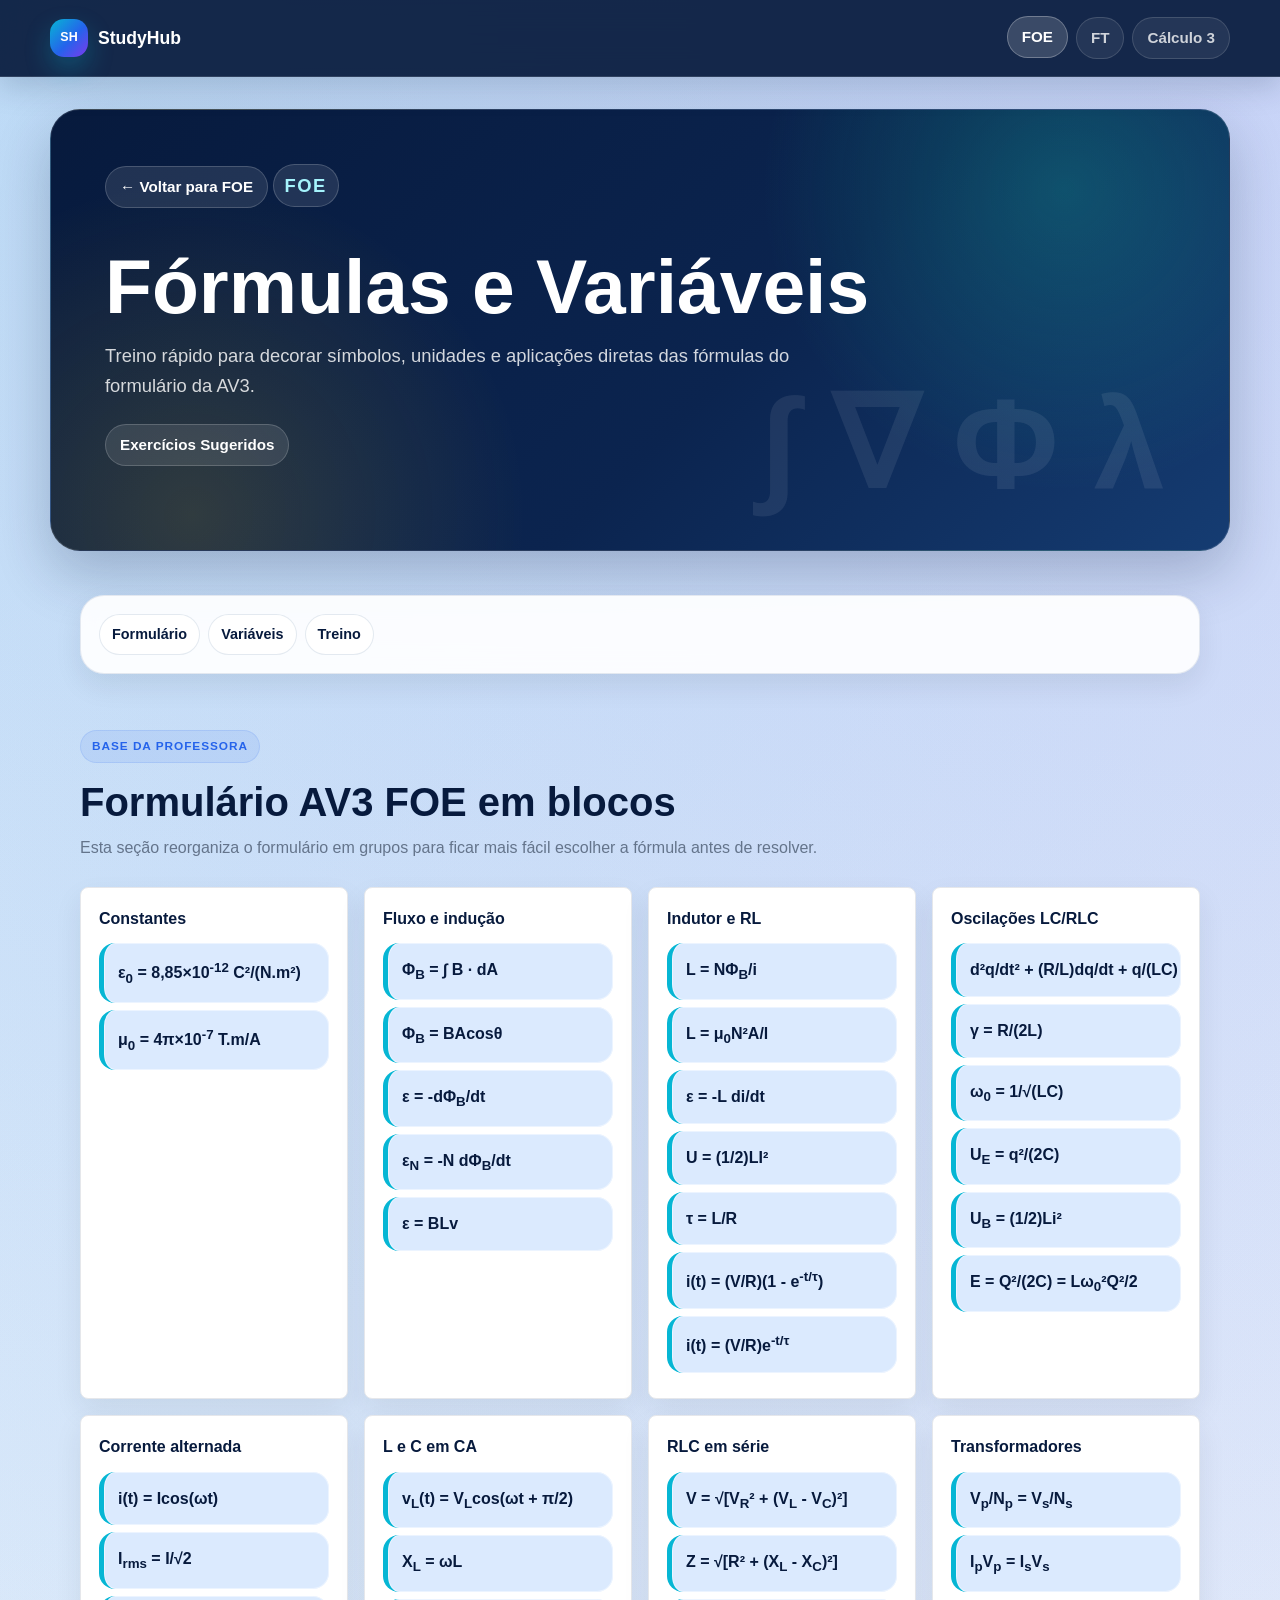
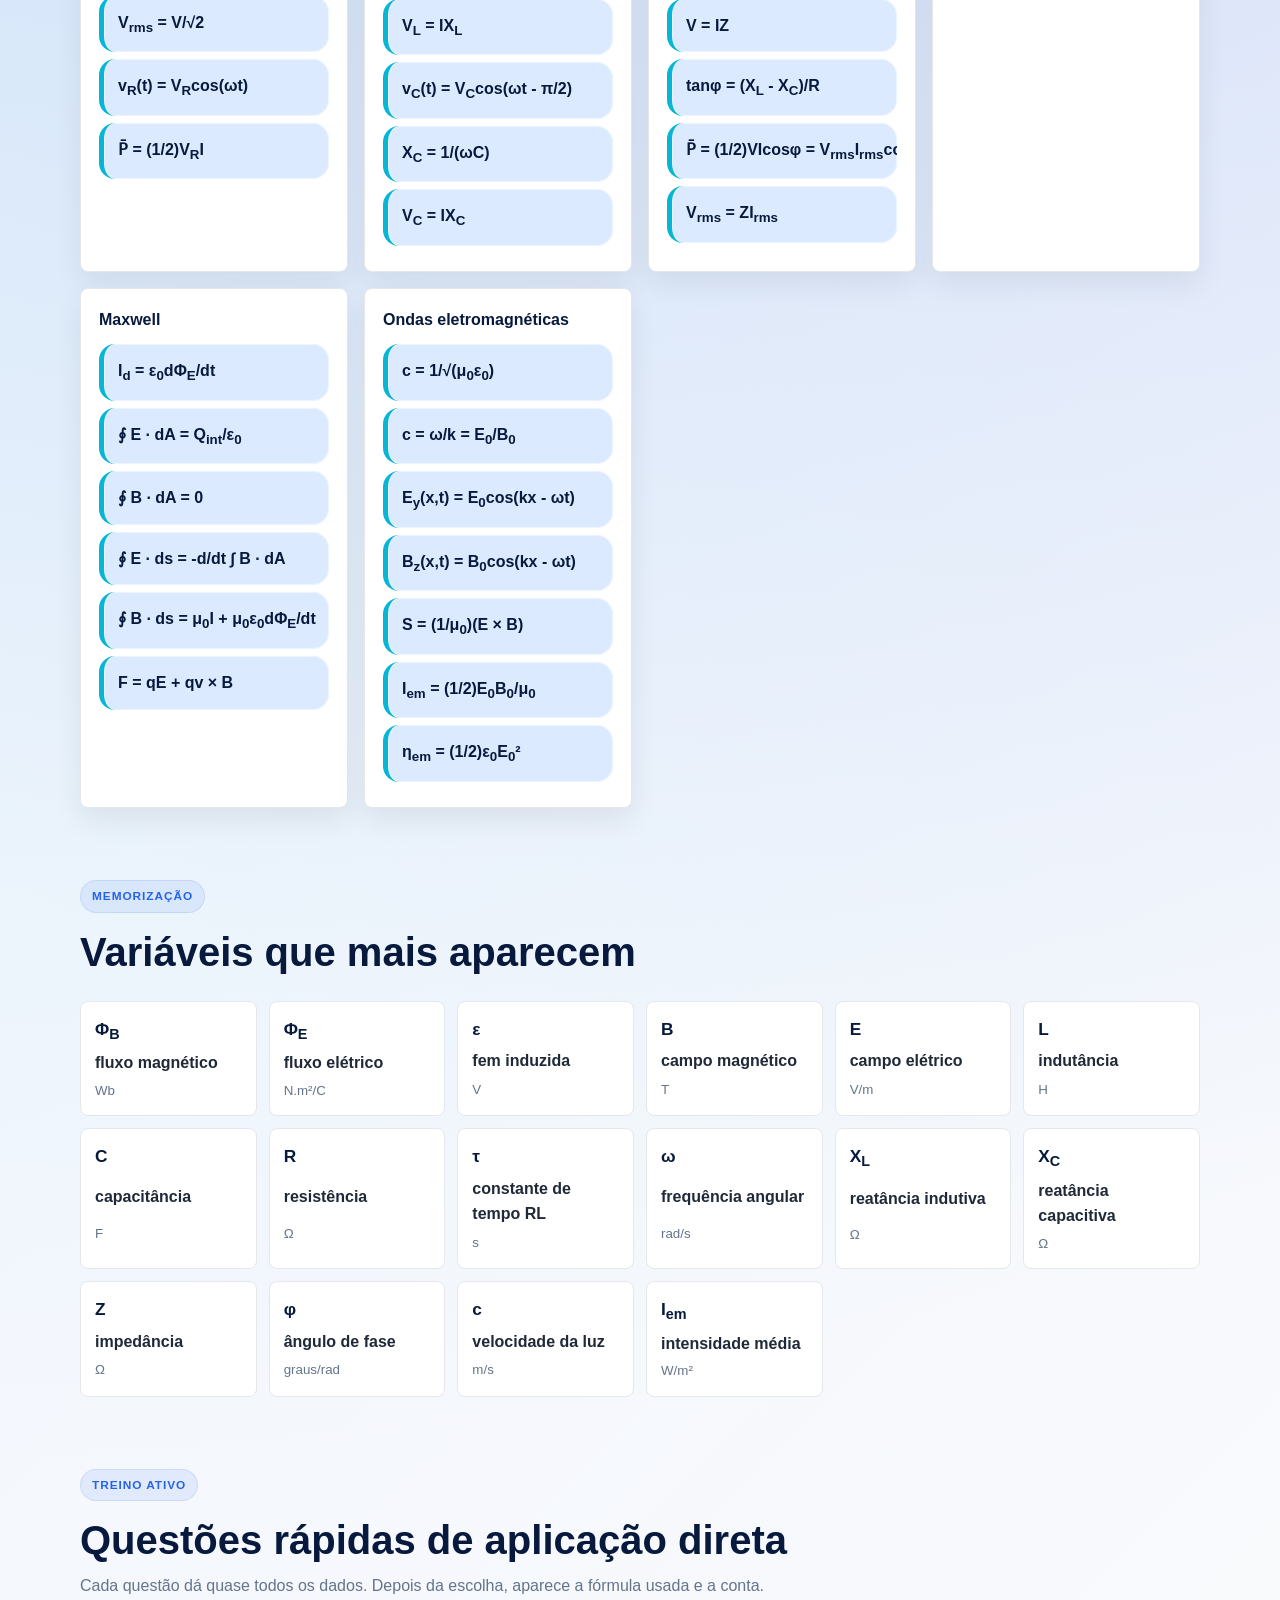
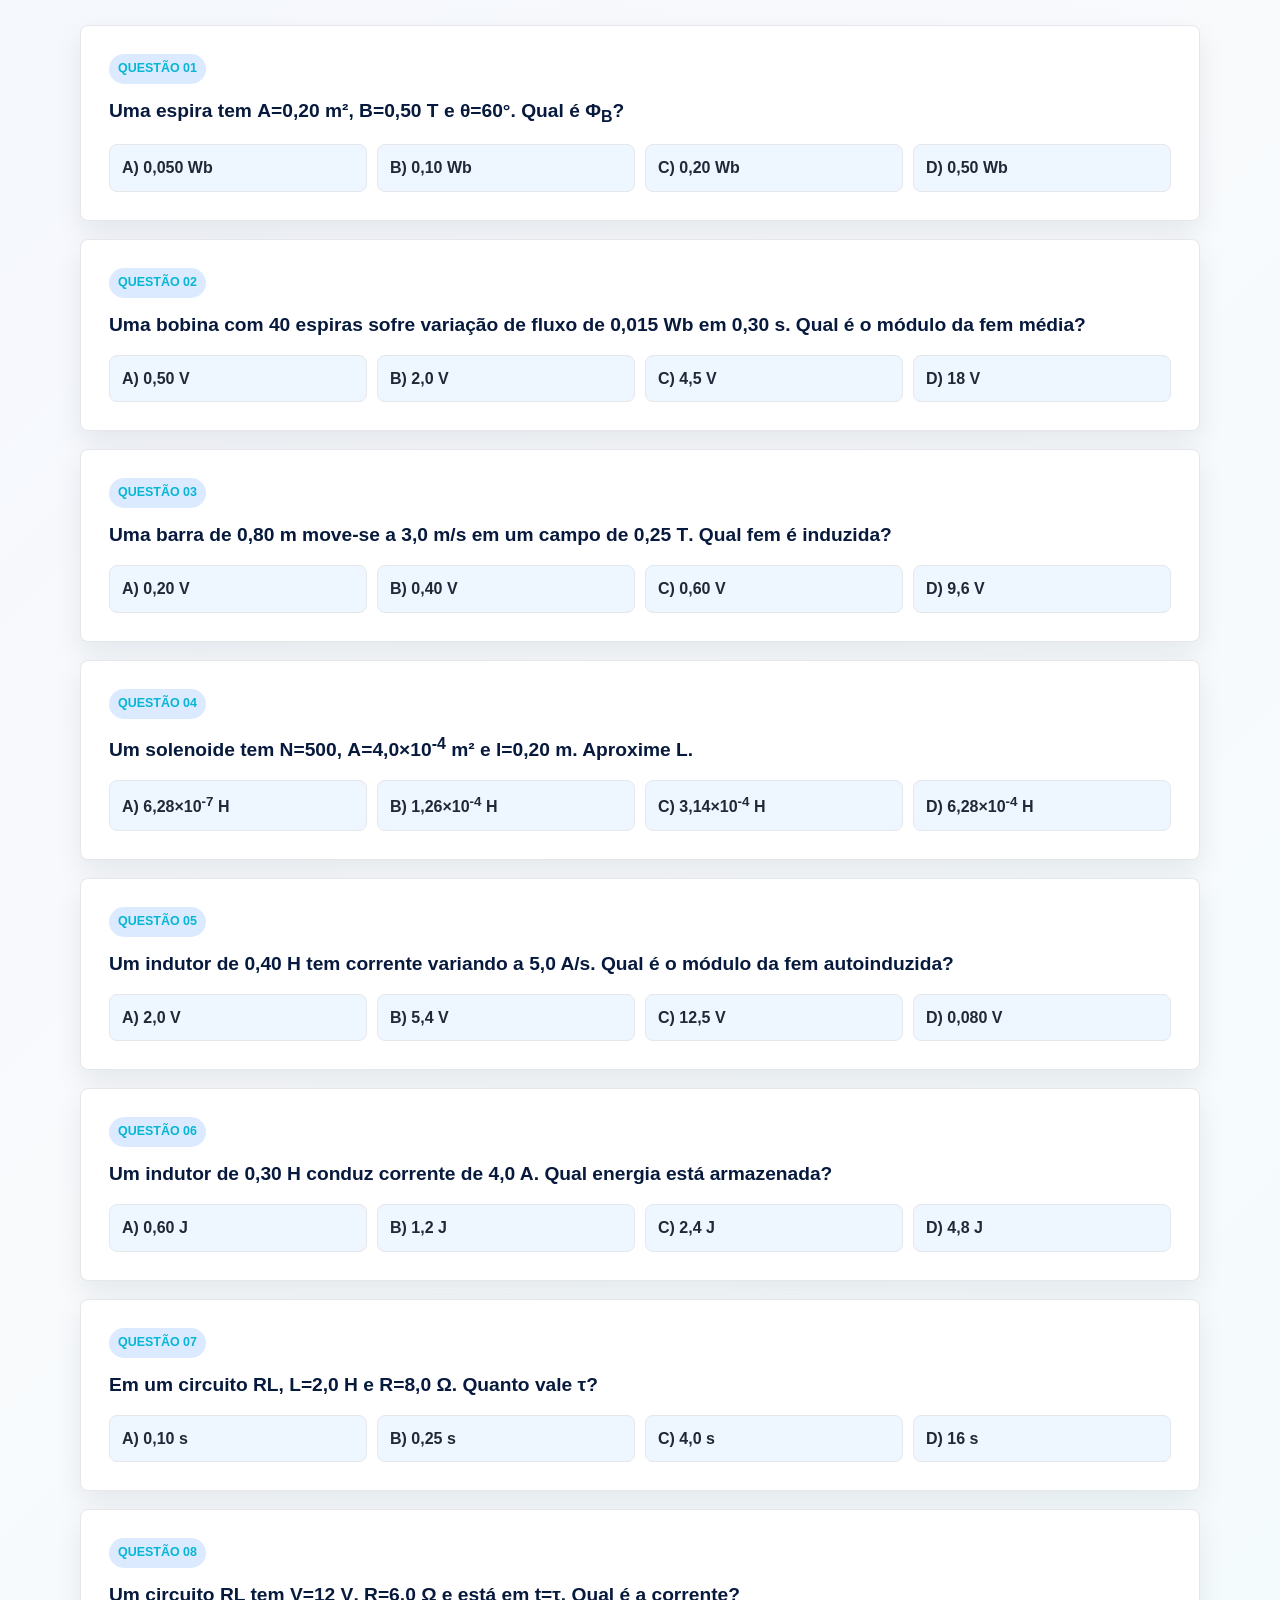
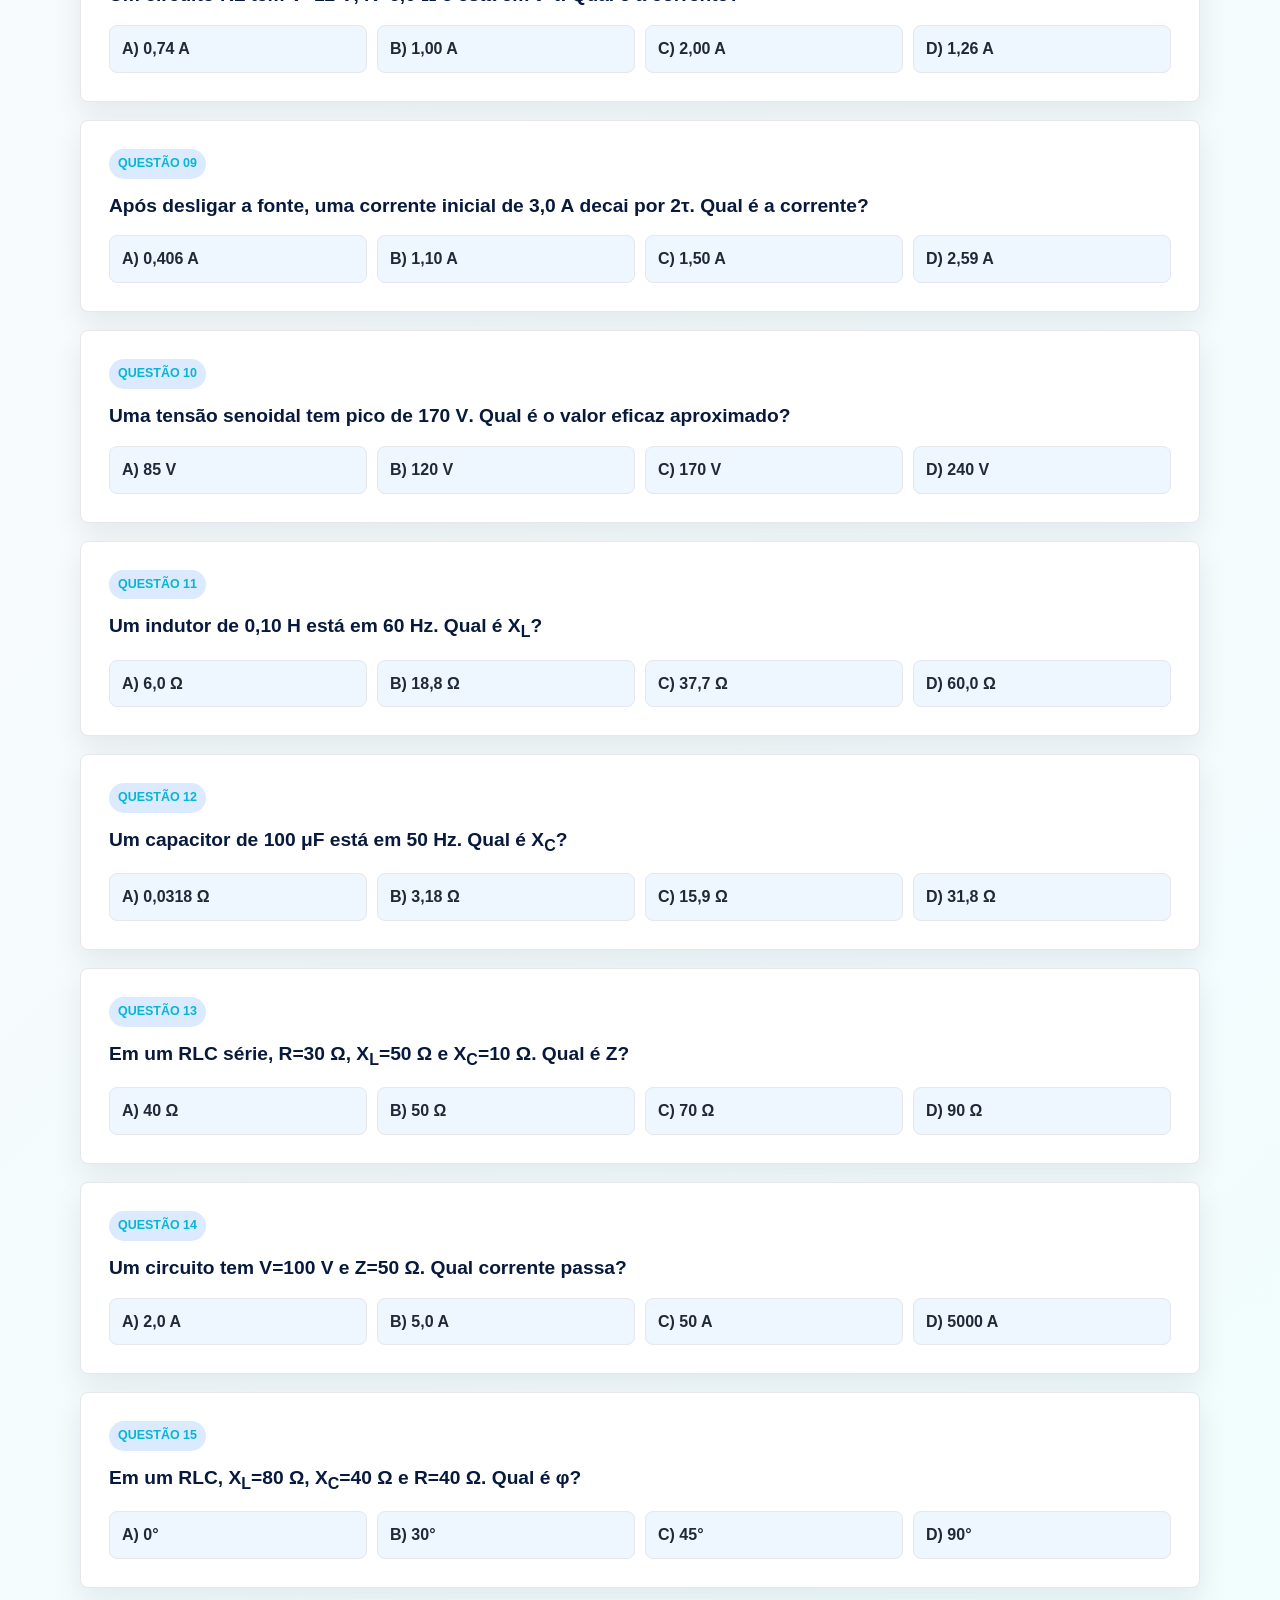
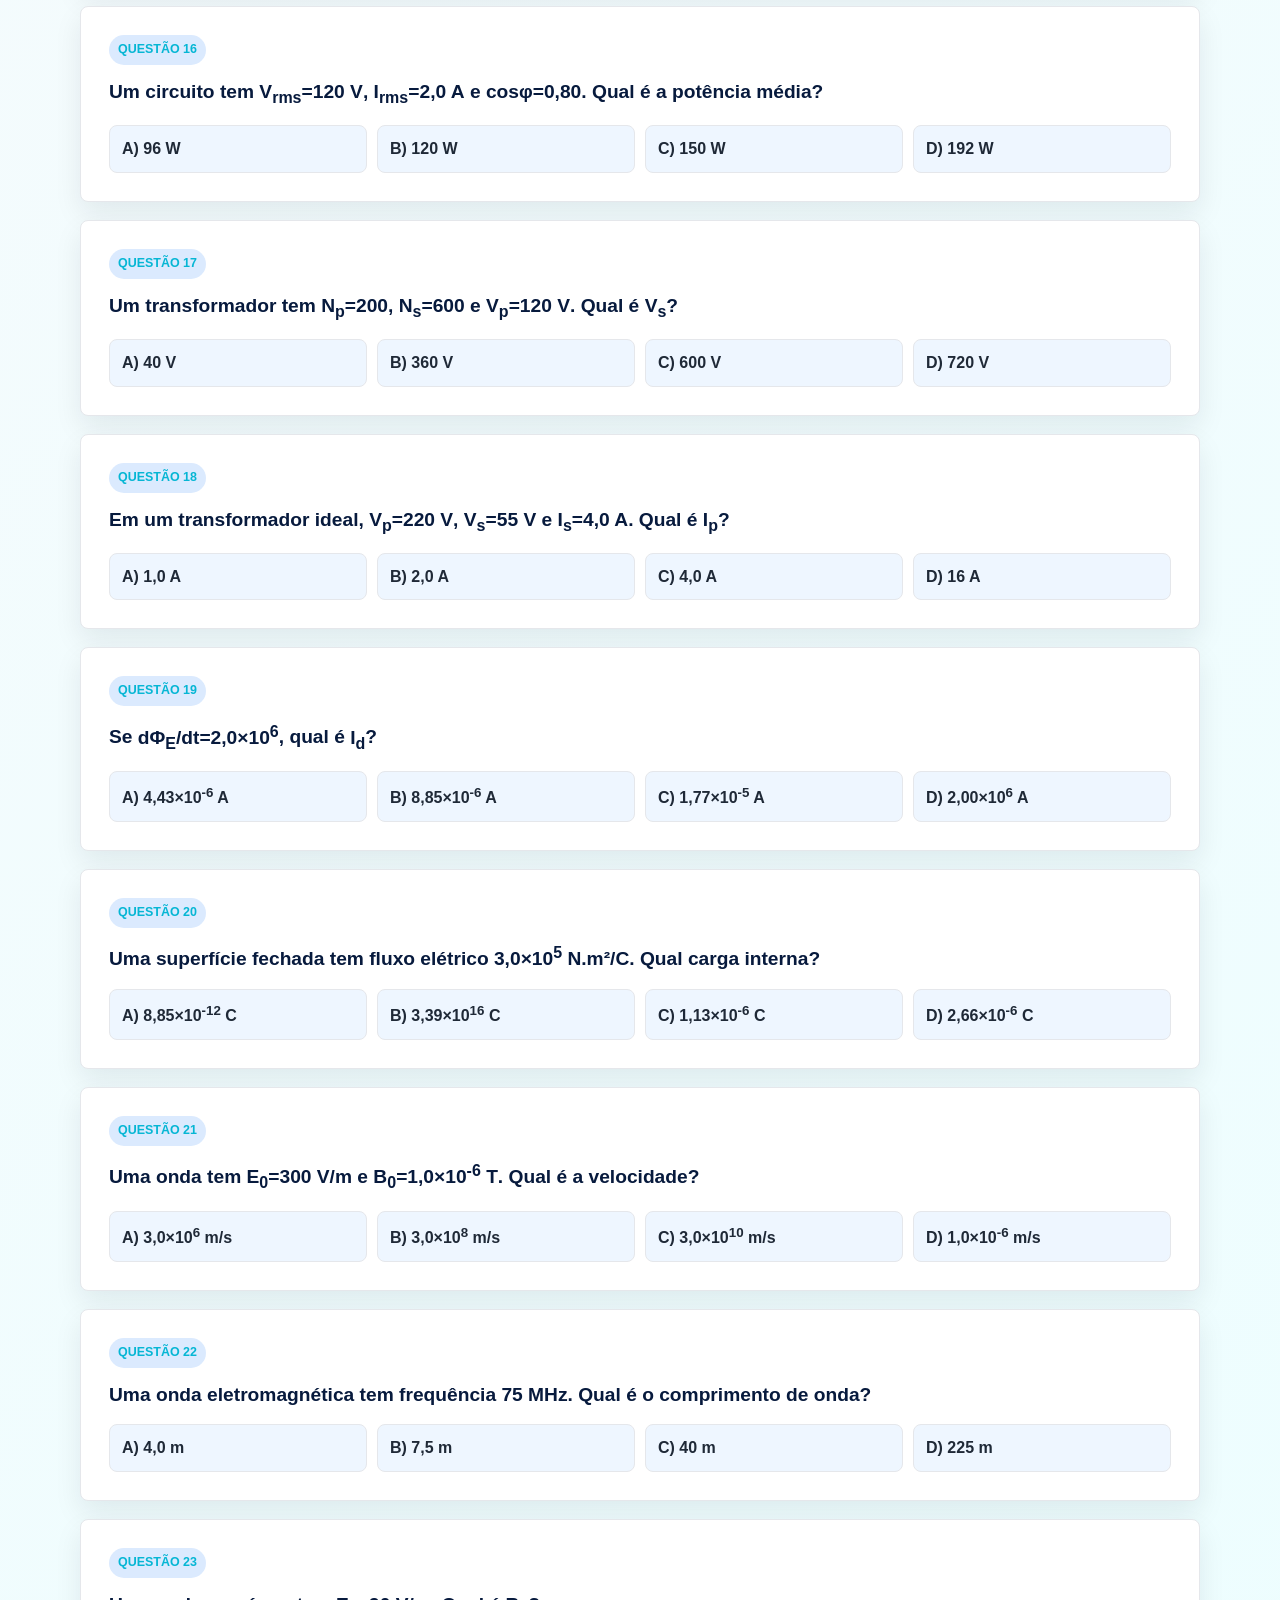
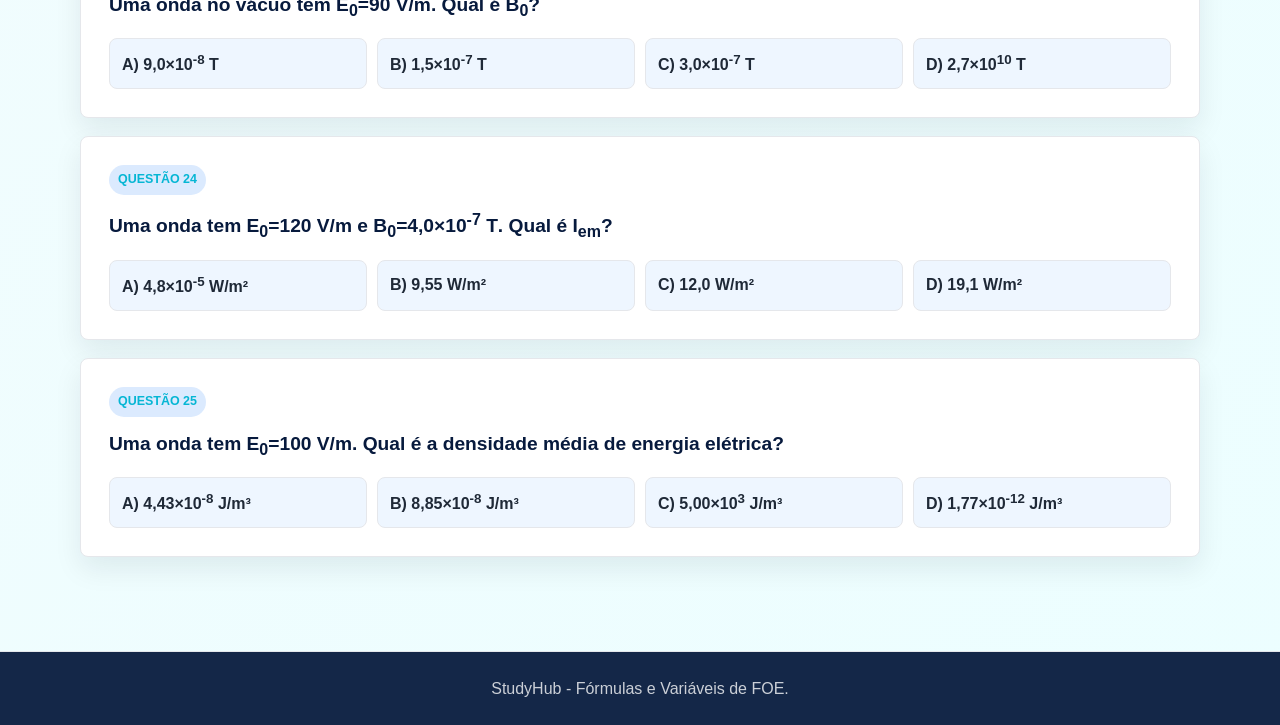
<file: materias/exercicios/foe-formulas-treino.html>
<!DOCTYPE html>
<html lang="pt-BR">
<head>
  <meta charset="UTF-8">
  <meta name="viewport" content="width=device-width, initial-scale=1.0">
  <title>Fórmulas e Variáveis FOE | StudyHub</title>
  <link rel="stylesheet" href="../../assets/css/style.css">
</head>
<body>
  <header class="site-header">
    <nav class="navbar" aria-label="Navegação principal">
      <a class="brand" href="../../index.html">StudyHub</a>
      <div class="nav-links">
        <a href="../foe.html" aria-current="page">FOE</a>
        <a href="../ft.html">FT</a>
        <a href="../calculo3.html">Cálculo 3</a>
      </div>
    </nav>
  </header>

  <main class="study-page exercise-page formula-drill-page">
    <section class="page-title">
      <a class="nav-button" href="../foe.html">&larr; Voltar para FOE</a>
      <p class="eyebrow">FOE</p>
      <h1>Fórmulas e Variáveis</h1>
      <p>
        Treino rápido para decorar símbolos, unidades e aplicações diretas das fórmulas do formulário da AV3.
      </p>
      <div class="page-title-actions">
        <a class="nav-button" href="foe-exercicios.html">Exercícios Sugeridos</a>
      </div>
    </section>

    <nav class="jump-nav" aria-label="Navegação da página">
      <a href="#formulario-base">Formulário</a>
      <a href="#variaveis">Variáveis</a>
      <a href="#treino-formulas">Treino</a>
    </nav>

    <section class="study-block" id="formulario-base">
      <div class="section-heading">
        <p class="eyebrow">Base da professora</p>
        <h2>Formulário AV3 FOE em blocos</h2>
        <p>
          Esta seção reorganiza o formulário em grupos para ficar mais fácil escolher a fórmula antes de resolver.
        </p>
      </div>

      <div class="formula-sheet-grid">
        <article class="formula-sheet-card">
          <h3>Constantes</h3>
          <p class="formula">&epsilon;<sub>0</sub> = 8,85&times;10<sup>-12</sup> C²/(N.m²)</p>
          <p class="formula">&mu;<sub>0</sub> = 4&pi;&times;10<sup>-7</sup> T.m/A</p>
        </article>

        <article class="formula-sheet-card">
          <h3>Fluxo e indução</h3>
          <p class="formula">&Phi;<sub>B</sub> = &int; B &middot; dA</p>
          <p class="formula">&Phi;<sub>B</sub> = BAcos&theta;</p>
          <p class="formula">&epsilon; = -d&Phi;<sub>B</sub>/dt</p>
          <p class="formula">&epsilon;<sub>N</sub> = -N d&Phi;<sub>B</sub>/dt</p>
          <p class="formula">&epsilon; = BLv</p>
        </article>

        <article class="formula-sheet-card">
          <h3>Indutor e RL</h3>
          <p class="formula">L = N&Phi;<sub>B</sub>/i</p>
          <p class="formula">L = &mu;<sub>0</sub>N²A/l</p>
          <p class="formula">&epsilon; = -L di/dt</p>
          <p class="formula">U = (1/2)LI²</p>
          <p class="formula">&tau; = L/R</p>
          <p class="formula">i(t) = (V/R)(1 - e<sup>-t/&tau;</sup>)</p>
          <p class="formula">i(t) = (V/R)e<sup>-t/&tau;</sup></p>
        </article>

        <article class="formula-sheet-card">
          <h3>Oscilações LC/RLC</h3>
          <p class="formula">d²q/dt² + (R/L)dq/dt + q/(LC) = 0</p>
          <p class="formula">&gamma; = R/(2L)</p>
          <p class="formula">&omega;<sub>0</sub> = 1/&radic;(LC)</p>
          <p class="formula">U<sub>E</sub> = q²/(2C)</p>
          <p class="formula">U<sub>B</sub> = (1/2)Li²</p>
          <p class="formula">E = Q²/(2C) = L&omega;<sub>0</sub>²Q²/2</p>
        </article>

        <article class="formula-sheet-card">
          <h3>Corrente alternada</h3>
          <p class="formula">i(t) = Icos(&omega;t)</p>
          <p class="formula">I<sub>rms</sub> = I/&radic;2</p>
          <p class="formula">V<sub>rms</sub> = V/&radic;2</p>
          <p class="formula">v<sub>R</sub>(t) = V<sub>R</sub>cos(&omega;t)</p>
          <p class="formula">P&#772; = (1/2)V<sub>R</sub>I</p>
        </article>

        <article class="formula-sheet-card">
          <h3>L e C em CA</h3>
          <p class="formula">v<sub>L</sub>(t) = V<sub>L</sub>cos(&omega;t + &pi;/2)</p>
          <p class="formula">X<sub>L</sub> = &omega;L</p>
          <p class="formula">V<sub>L</sub> = IX<sub>L</sub></p>
          <p class="formula">v<sub>C</sub>(t) = V<sub>C</sub>cos(&omega;t - &pi;/2)</p>
          <p class="formula">X<sub>C</sub> = 1/(&omega;C)</p>
          <p class="formula">V<sub>C</sub> = IX<sub>C</sub></p>
        </article>

        <article class="formula-sheet-card">
          <h3>RLC em série</h3>
          <p class="formula">V = &radic;[V<sub>R</sub>² + (V<sub>L</sub> - V<sub>C</sub>)²]</p>
          <p class="formula">Z = &radic;[R² + (X<sub>L</sub> - X<sub>C</sub>)²]</p>
          <p class="formula">V = IZ</p>
          <p class="formula">tan&phi; = (X<sub>L</sub> - X<sub>C</sub>)/R</p>
          <p class="formula">P&#772; = (1/2)VIcos&phi; = V<sub>rms</sub>I<sub>rms</sub>cos&phi;</p>
          <p class="formula">V<sub>rms</sub> = ZI<sub>rms</sub></p>
        </article>

        <article class="formula-sheet-card">
          <h3>Transformadores</h3>
          <p class="formula">V<sub>p</sub>/N<sub>p</sub> = V<sub>s</sub>/N<sub>s</sub></p>
          <p class="formula">I<sub>p</sub>V<sub>p</sub> = I<sub>s</sub>V<sub>s</sub></p>
        </article>

        <article class="formula-sheet-card">
          <h3>Maxwell</h3>
          <p class="formula">I<sub>d</sub> = &epsilon;<sub>0</sub>d&Phi;<sub>E</sub>/dt</p>
          <p class="formula">&oint; E &middot; dA = Q<sub>int</sub>/&epsilon;<sub>0</sub></p>
          <p class="formula">&oint; B &middot; dA = 0</p>
          <p class="formula">&oint; E &middot; ds = -d/dt &int; B &middot; dA</p>
          <p class="formula">&oint; B &middot; ds = &mu;<sub>0</sub>I + &mu;<sub>0</sub>&epsilon;<sub>0</sub>d&Phi;<sub>E</sub>/dt</p>
          <p class="formula">F = qE + qv &times; B</p>
        </article>

        <article class="formula-sheet-card">
          <h3>Ondas eletromagnéticas</h3>
          <p class="formula">c = 1/&radic;(&mu;<sub>0</sub>&epsilon;<sub>0</sub>)</p>
          <p class="formula">c = &omega;/k = E<sub>0</sub>/B<sub>0</sub></p>
          <p class="formula">E<sub>y</sub>(x,t) = E<sub>0</sub>cos(kx - &omega;t)</p>
          <p class="formula">B<sub>z</sub>(x,t) = B<sub>0</sub>cos(kx - &omega;t)</p>
          <p class="formula">S = (1/&mu;<sub>0</sub>)(E &times; B)</p>
          <p class="formula">I<sub>em</sub> = (1/2)E<sub>0</sub>B<sub>0</sub>/&mu;<sub>0</sub></p>
          <p class="formula">&eta;<sub>em</sub> = (1/2)&epsilon;<sub>0</sub>E<sub>0</sub>²</p>
        </article>
      </div>
    </section>

    <section class="study-block" id="variaveis">
      <div class="section-heading">
        <p class="eyebrow">Memorização</p>
        <h2>Variáveis que mais aparecem</h2>
      </div>

      <div class="variable-grid">
        <article><strong>&Phi;<sub>B</sub></strong><span>fluxo magnético</span><small>Wb</small></article>
        <article><strong>&Phi;<sub>E</sub></strong><span>fluxo elétrico</span><small>N.m²/C</small></article>
        <article><strong>&epsilon;</strong><span>fem induzida</span><small>V</small></article>
        <article><strong>B</strong><span>campo magnético</span><small>T</small></article>
        <article><strong>E</strong><span>campo elétrico</span><small>V/m</small></article>
        <article><strong>L</strong><span>indutância</span><small>H</small></article>
        <article><strong>C</strong><span>capacitância</span><small>F</small></article>
        <article><strong>R</strong><span>resistência</span><small>&Omega;</small></article>
        <article><strong>&tau;</strong><span>constante de tempo RL</span><small>s</small></article>
        <article><strong>&omega;</strong><span>frequência angular</span><small>rad/s</small></article>
        <article><strong>X<sub>L</sub></strong><span>reatância indutiva</span><small>&Omega;</small></article>
        <article><strong>X<sub>C</sub></strong><span>reatância capacitiva</span><small>&Omega;</small></article>
        <article><strong>Z</strong><span>impedância</span><small>&Omega;</small></article>
        <article><strong>&phi;</strong><span>ângulo de fase</span><small>graus/rad</small></article>
        <article><strong>c</strong><span>velocidade da luz</span><small>m/s</small></article>
        <article><strong>I<sub>em</sub></strong><span>intensidade média</span><small>W/m²</small></article>
      </div>
    </section>

    <section class="study-block" id="treino-formulas">
      <div class="section-heading">
        <p class="eyebrow">Treino ativo</p>
        <h2>Questões rápidas de aplicação direta</h2>
        <p>
          Cada questão dá quase todos os dados. Depois da escolha, aparece a fórmula usada e a conta.
        </p>
      </div>

      <div class="formula-quiz-grid">
        <article class="formula-quiz-card" data-correct="A">
          <div class="question-meta">Questão 01</div>
          <h3>Uma espira tem <span class="math">A=0,20 m²</span>, <span class="math">B=0,50 T</span> e <span class="math">&theta;=60°</span>. Qual é <span class="math">&Phi;<sub>B</sub></span>?</h3>
          <div class="quiz-options">
            <button type="button" data-option="A">A) 0,050 Wb</button>
            <button type="button" data-option="B">B) 0,10 Wb</button>
            <button type="button" data-option="C">C) 0,20 Wb</button>
            <button type="button" data-option="D">D) 0,50 Wb</button>
          </div>
          <div class="quiz-feedback" hidden>
            <p><strong>Resposta correta: A.</strong></p>
            <p>Use <span class="math">&Phi;<sub>B</sub>=BAcos&theta;</span>. Então <span class="math">&Phi;<sub>B</sub>=0,50&middot;0,20&middot;cos60°=0,050 Wb</span>.</p>
          </div>
        </article>

        <article class="formula-quiz-card" data-correct="B">
          <div class="question-meta">Questão 02</div>
          <h3>Uma bobina com <span class="math">40</span> espiras sofre variação de fluxo de <span class="math">0,015 Wb</span> em <span class="math">0,30 s</span>. Qual é o módulo da fem média?</h3>
          <div class="quiz-options">
            <button type="button" data-option="A">A) 0,50 V</button>
            <button type="button" data-option="B">B) 2,0 V</button>
            <button type="button" data-option="C">C) 4,5 V</button>
            <button type="button" data-option="D">D) 18 V</button>
          </div>
          <div class="quiz-feedback" hidden>
            <p><strong>Resposta correta: B.</strong></p>
            <p>Use <span class="math">|&epsilon;|=N|&Delta;&Phi;<sub>B</sub>|/&Delta;t</span>. Então <span class="math">|&epsilon;|=40&middot;0,015/0,30=2,0 V</span>.</p>
          </div>
        </article>

        <article class="formula-quiz-card" data-correct="C">
          <div class="question-meta">Questão 03</div>
          <h3>Uma barra de <span class="math">0,80 m</span> move-se a <span class="math">3,0 m/s</span> em um campo de <span class="math">0,25 T</span>. Qual fem é induzida?</h3>
          <div class="quiz-options">
            <button type="button" data-option="A">A) 0,20 V</button>
            <button type="button" data-option="B">B) 0,40 V</button>
            <button type="button" data-option="C">C) 0,60 V</button>
            <button type="button" data-option="D">D) 9,6 V</button>
          </div>
          <div class="quiz-feedback" hidden>
            <p><strong>Resposta correta: C.</strong></p>
            <p>Use <span class="math">&epsilon;=BLv</span>. Então <span class="math">&epsilon;=0,25&middot;0,80&middot;3,0=0,60 V</span>.</p>
          </div>
        </article>

        <article class="formula-quiz-card" data-correct="D">
          <div class="question-meta">Questão 04</div>
          <h3>Um solenoide tem <span class="math">N=500</span>, <span class="math">A=4,0&times;10<sup>-4</sup> m²</span> e <span class="math">l=0,20 m</span>. Aproxime <span class="math">L</span>.</h3>
          <div class="quiz-options">
            <button type="button" data-option="A">A) 6,28&times;10<sup>-7</sup> H</button>
            <button type="button" data-option="B">B) 1,26&times;10<sup>-4</sup> H</button>
            <button type="button" data-option="C">C) 3,14&times;10<sup>-4</sup> H</button>
            <button type="button" data-option="D">D) 6,28&times;10<sup>-4</sup> H</button>
          </div>
          <div class="quiz-feedback" hidden>
            <p><strong>Resposta correta: D.</strong></p>
            <p>Use <span class="math">L=&mu;<sub>0</sub>N²A/l</span>. Então <span class="math">L=(4&pi;&times;10<sup>-7</sup>)(500²)(4,0&times;10<sup>-4</sup>)/0,20=6,28&times;10<sup>-4</sup> H</span>.</p>
          </div>
        </article>

        <article class="formula-quiz-card" data-correct="A">
          <div class="question-meta">Questão 05</div>
          <h3>Um indutor de <span class="math">0,40 H</span> tem corrente variando a <span class="math">5,0 A/s</span>. Qual é o módulo da fem autoinduzida?</h3>
          <div class="quiz-options">
            <button type="button" data-option="A">A) 2,0 V</button>
            <button type="button" data-option="B">B) 5,4 V</button>
            <button type="button" data-option="C">C) 12,5 V</button>
            <button type="button" data-option="D">D) 0,080 V</button>
          </div>
          <div class="quiz-feedback" hidden>
            <p><strong>Resposta correta: A.</strong></p>
            <p>Use <span class="math">|\epsilon;|=L|di/dt|</span>. Então <span class="math">|\epsilon;|=0,40&middot;5,0=2,0 V</span>.</p>
          </div>
        </article>

        <article class="formula-quiz-card" data-correct="C">
          <div class="question-meta">Questão 06</div>
          <h3>Um indutor de <span class="math">0,30 H</span> conduz corrente de <span class="math">4,0 A</span>. Qual energia está armazenada?</h3>
          <div class="quiz-options">
            <button type="button" data-option="A">A) 0,60 J</button>
            <button type="button" data-option="B">B) 1,2 J</button>
            <button type="button" data-option="C">C) 2,4 J</button>
            <button type="button" data-option="D">D) 4,8 J</button>
          </div>
          <div class="quiz-feedback" hidden>
            <p><strong>Resposta correta: C.</strong></p>
            <p>Use <span class="math">U=(1/2)LI²</span>. Então <span class="math">U=(1/2)(0,30)(4,0)²=2,4 J</span>.</p>
          </div>
        </article>

        <article class="formula-quiz-card" data-correct="B">
          <div class="question-meta">Questão 07</div>
          <h3>Em um circuito RL, <span class="math">L=2,0 H</span> e <span class="math">R=8,0 &Omega;</span>. Quanto vale <span class="math">&tau;</span>?</h3>
          <div class="quiz-options">
            <button type="button" data-option="A">A) 0,10 s</button>
            <button type="button" data-option="B">B) 0,25 s</button>
            <button type="button" data-option="C">C) 4,0 s</button>
            <button type="button" data-option="D">D) 16 s</button>
          </div>
          <div class="quiz-feedback" hidden>
            <p><strong>Resposta correta: B.</strong></p>
            <p>Use <span class="math">&tau;=L/R</span>. Então <span class="math">&tau;=2,0/8,0=0,25 s</span>.</p>
          </div>
        </article>

        <article class="formula-quiz-card" data-correct="D">
          <div class="question-meta">Questão 08</div>
          <h3>Um circuito RL tem <span class="math">V=12 V</span>, <span class="math">R=6,0 &Omega;</span> e está em <span class="math">t=&tau;</span>. Qual é a corrente?</h3>
          <div class="quiz-options">
            <button type="button" data-option="A">A) 0,74 A</button>
            <button type="button" data-option="B">B) 1,00 A</button>
            <button type="button" data-option="C">C) 2,00 A</button>
            <button type="button" data-option="D">D) 1,26 A</button>
          </div>
          <div class="quiz-feedback" hidden>
            <p><strong>Resposta correta: D.</strong></p>
            <p>Use <span class="math">i(t)=(V/R)(1-e<sup>-t/&tau;</sup>)</span>. Em <span class="math">t=&tau;</span>, <span class="math">i=2,0(1-e<sup>-1</sup>)=1,26 A</span>.</p>
          </div>
        </article>

        <article class="formula-quiz-card" data-correct="A">
          <div class="question-meta">Questão 09</div>
          <h3>Após desligar a fonte, uma corrente inicial de <span class="math">3,0 A</span> decai por <span class="math">2&tau;</span>. Qual é a corrente?</h3>
          <div class="quiz-options">
            <button type="button" data-option="A">A) 0,406 A</button>
            <button type="button" data-option="B">B) 1,10 A</button>
            <button type="button" data-option="C">C) 1,50 A</button>
            <button type="button" data-option="D">D) 2,59 A</button>
          </div>
          <div class="quiz-feedback" hidden>
            <p><strong>Resposta correta: A.</strong></p>
            <p>Use <span class="math">i(t)=I<sub>0</sub>e<sup>-t/&tau;</sup></span>. Então <span class="math">i=3,0e<sup>-2</sup>=0,406 A</span>.</p>
          </div>
        </article>

        <article class="formula-quiz-card" data-correct="B">
          <div class="question-meta">Questão 10</div>
          <h3>Uma tensão senoidal tem pico de <span class="math">170 V</span>. Qual é o valor eficaz aproximado?</h3>
          <div class="quiz-options">
            <button type="button" data-option="A">A) 85 V</button>
            <button type="button" data-option="B">B) 120 V</button>
            <button type="button" data-option="C">C) 170 V</button>
            <button type="button" data-option="D">D) 240 V</button>
          </div>
          <div class="quiz-feedback" hidden>
            <p><strong>Resposta correta: B.</strong></p>
            <p>Use <span class="math">V<sub>rms</sub>=V/&radic;2</span>. Então <span class="math">V<sub>rms</sub>=170/1,414&asymp;120 V</span>.</p>
          </div>
        </article>

        <article class="formula-quiz-card" data-correct="C">
          <div class="question-meta">Questão 11</div>
          <h3>Um indutor de <span class="math">0,10 H</span> está em <span class="math">60 Hz</span>. Qual é <span class="math">X<sub>L</sub></span>?</h3>
          <div class="quiz-options">
            <button type="button" data-option="A">A) 6,0 &Omega;</button>
            <button type="button" data-option="B">B) 18,8 &Omega;</button>
            <button type="button" data-option="C">C) 37,7 &Omega;</button>
            <button type="button" data-option="D">D) 60,0 &Omega;</button>
          </div>
          <div class="quiz-feedback" hidden>
            <p><strong>Resposta correta: C.</strong></p>
            <p>Use <span class="math">&omega;=2&pi;f</span> e <span class="math">X<sub>L</sub>=&omega;L</span>. Então <span class="math">&omega;=377 rad/s</span> e <span class="math">X<sub>L</sub>=377&middot;0,10=37,7 &Omega;</span>.</p>
          </div>
        </article>

        <article class="formula-quiz-card" data-correct="D">
          <div class="question-meta">Questão 12</div>
          <h3>Um capacitor de <span class="math">100 &mu;F</span> está em <span class="math">50 Hz</span>. Qual é <span class="math">X<sub>C</sub></span>?</h3>
          <div class="quiz-options">
            <button type="button" data-option="A">A) 0,0318 &Omega;</button>
            <button type="button" data-option="B">B) 3,18 &Omega;</button>
            <button type="button" data-option="C">C) 15,9 &Omega;</button>
            <button type="button" data-option="D">D) 31,8 &Omega;</button>
          </div>
          <div class="quiz-feedback" hidden>
            <p><strong>Resposta correta: D.</strong></p>
            <p>Use <span class="math">X<sub>C</sub>=1/(&omega;C)</span>. Com <span class="math">&omega;=2&pi;50=314 rad/s</span>, <span class="math">X<sub>C</sub>=1/(314&middot;100&times;10<sup>-6</sup>)=31,8 &Omega;</span>.</p>
          </div>
        </article>

        <article class="formula-quiz-card" data-correct="B">
          <div class="question-meta">Questão 13</div>
          <h3>Em um RLC série, <span class="math">R=30 &Omega;</span>, <span class="math">X<sub>L</sub>=50 &Omega;</span> e <span class="math">X<sub>C</sub>=10 &Omega;</span>. Qual é <span class="math">Z</span>?</h3>
          <div class="quiz-options">
            <button type="button" data-option="A">A) 40 &Omega;</button>
            <button type="button" data-option="B">B) 50 &Omega;</button>
            <button type="button" data-option="C">C) 70 &Omega;</button>
            <button type="button" data-option="D">D) 90 &Omega;</button>
          </div>
          <div class="quiz-feedback" hidden>
            <p><strong>Resposta correta: B.</strong></p>
            <p>Use <span class="math">Z=&radic;[R²+(X<sub>L</sub>-X<sub>C</sub>)²]</span>. Então <span class="math">Z=&radic;[30²+(50-10)²]=&radic;2500=50 &Omega;</span>.</p>
          </div>
        </article>

        <article class="formula-quiz-card" data-correct="A">
          <div class="question-meta">Questão 14</div>
          <h3>Um circuito tem <span class="math">V=100 V</span> e <span class="math">Z=50 &Omega;</span>. Qual corrente passa?</h3>
          <div class="quiz-options">
            <button type="button" data-option="A">A) 2,0 A</button>
            <button type="button" data-option="B">B) 5,0 A</button>
            <button type="button" data-option="C">C) 50 A</button>
            <button type="button" data-option="D">D) 5000 A</button>
          </div>
          <div class="quiz-feedback" hidden>
            <p><strong>Resposta correta: A.</strong></p>
            <p>Use <span class="math">V=IZ</span>. Então <span class="math">I=V/Z=100/50=2,0 A</span>.</p>
          </div>
        </article>

        <article class="formula-quiz-card" data-correct="C">
          <div class="question-meta">Questão 15</div>
          <h3>Em um RLC, <span class="math">X<sub>L</sub>=80 &Omega;</span>, <span class="math">X<sub>C</sub>=40 &Omega;</span> e <span class="math">R=40 &Omega;</span>. Qual é <span class="math">&phi;</span>?</h3>
          <div class="quiz-options">
            <button type="button" data-option="A">A) 0°</button>
            <button type="button" data-option="B">B) 30°</button>
            <button type="button" data-option="C">C) 45°</button>
            <button type="button" data-option="D">D) 90°</button>
          </div>
          <div class="quiz-feedback" hidden>
            <p><strong>Resposta correta: C.</strong></p>
            <p>Use <span class="math">tan&phi;=(X<sub>L</sub>-X<sub>C</sub>)/R</span>. Então <span class="math">tan&phi;=(80-40)/40=1</span>, logo <span class="math">&phi;=45°</span>.</p>
          </div>
        </article>

        <article class="formula-quiz-card" data-correct="D">
          <div class="question-meta">Questão 16</div>
          <h3>Um circuito tem <span class="math">V<sub>rms</sub>=120 V</span>, <span class="math">I<sub>rms</sub>=2,0 A</span> e <span class="math">cos&phi;=0,80</span>. Qual é a potência média?</h3>
          <div class="quiz-options">
            <button type="button" data-option="A">A) 96 W</button>
            <button type="button" data-option="B">B) 120 W</button>
            <button type="button" data-option="C">C) 150 W</button>
            <button type="button" data-option="D">D) 192 W</button>
          </div>
          <div class="quiz-feedback" hidden>
            <p><strong>Resposta correta: D.</strong></p>
            <p>Use <span class="math">P&#772;=V<sub>rms</sub>I<sub>rms</sub>cos&phi;</span>. Então <span class="math">P&#772;=120&middot;2,0&middot;0,80=192 W</span>.</p>
          </div>
        </article>

        <article class="formula-quiz-card" data-correct="B">
          <div class="question-meta">Questão 17</div>
          <h3>Um transformador tem <span class="math">N<sub>p</sub>=200</span>, <span class="math">N<sub>s</sub>=600</span> e <span class="math">V<sub>p</sub>=120 V</span>. Qual é <span class="math">V<sub>s</sub></span>?</h3>
          <div class="quiz-options">
            <button type="button" data-option="A">A) 40 V</button>
            <button type="button" data-option="B">B) 360 V</button>
            <button type="button" data-option="C">C) 600 V</button>
            <button type="button" data-option="D">D) 720 V</button>
          </div>
          <div class="quiz-feedback" hidden>
            <p><strong>Resposta correta: B.</strong></p>
            <p>Use <span class="math">V<sub>p</sub>/N<sub>p</sub>=V<sub>s</sub>/N<sub>s</sub></span>. Então <span class="math">V<sub>s</sub>=120(600/200)=360 V</span>.</p>
          </div>
        </article>

        <article class="formula-quiz-card" data-correct="A">
          <div class="question-meta">Questão 18</div>
          <h3>Em um transformador ideal, <span class="math">V<sub>p</sub>=220 V</span>, <span class="math">V<sub>s</sub>=55 V</span> e <span class="math">I<sub>s</sub>=4,0 A</span>. Qual é <span class="math">I<sub>p</sub></span>?</h3>
          <div class="quiz-options">
            <button type="button" data-option="A">A) 1,0 A</button>
            <button type="button" data-option="B">B) 2,0 A</button>
            <button type="button" data-option="C">C) 4,0 A</button>
            <button type="button" data-option="D">D) 16 A</button>
          </div>
          <div class="quiz-feedback" hidden>
            <p><strong>Resposta correta: A.</strong></p>
            <p>Use <span class="math">I<sub>p</sub>V<sub>p</sub>=I<sub>s</sub>V<sub>s</sub></span>. Então <span class="math">I<sub>p</sub>=(4,0&middot;55)/220=1,0 A</span>.</p>
          </div>
        </article>

        <article class="formula-quiz-card" data-correct="C">
          <div class="question-meta">Questão 19</div>
          <h3>Se <span class="math">d&Phi;<sub>E</sub>/dt=2,0&times;10<sup>6</sup></span>, qual é <span class="math">I<sub>d</sub></span>?</h3>
          <div class="quiz-options">
            <button type="button" data-option="A">A) 4,43&times;10<sup>-6</sup> A</button>
            <button type="button" data-option="B">B) 8,85&times;10<sup>-6</sup> A</button>
            <button type="button" data-option="C">C) 1,77&times;10<sup>-5</sup> A</button>
            <button type="button" data-option="D">D) 2,00&times;10<sup>6</sup> A</button>
          </div>
          <div class="quiz-feedback" hidden>
            <p><strong>Resposta correta: C.</strong></p>
            <p>Use <span class="math">I<sub>d</sub>=&epsilon;<sub>0</sub>d&Phi;<sub>E</sub>/dt</span>. Então <span class="math">I<sub>d</sub>=(8,85&times;10<sup>-12</sup>)(2,0&times;10<sup>6</sup>)=1,77&times;10<sup>-5</sup> A</span>.</p>
          </div>
        </article>

        <article class="formula-quiz-card" data-correct="D">
          <div class="question-meta">Questão 20</div>
          <h3>Uma superfície fechada tem fluxo elétrico <span class="math">3,0&times;10<sup>5</sup> N.m²/C</span>. Qual carga interna?</h3>
          <div class="quiz-options">
            <button type="button" data-option="A">A) 8,85&times;10<sup>-12</sup> C</button>
            <button type="button" data-option="B">B) 3,39&times;10<sup>16</sup> C</button>
            <button type="button" data-option="C">C) 1,13&times;10<sup>-6</sup> C</button>
            <button type="button" data-option="D">D) 2,66&times;10<sup>-6</sup> C</button>
          </div>
          <div class="quiz-feedback" hidden>
            <p><strong>Resposta correta: D.</strong></p>
            <p>Use <span class="math">&oint;E&middot;dA=Q<sub>int</sub>/&epsilon;<sub>0</sub></span>. Logo <span class="math">Q<sub>int</sub>=&epsilon;<sub>0</sub>&Phi;<sub>E</sub>=(8,85&times;10<sup>-12</sup>)(3,0&times;10<sup>5</sup>)=2,66&times;10<sup>-6</sup> C</span>.</p>
          </div>
        </article>

        <article class="formula-quiz-card" data-correct="B">
          <div class="question-meta">Questão 21</div>
          <h3>Uma onda tem <span class="math">E<sub>0</sub>=300 V/m</span> e <span class="math">B<sub>0</sub>=1,0&times;10<sup>-6</sup> T</span>. Qual é a velocidade?</h3>
          <div class="quiz-options">
            <button type="button" data-option="A">A) 3,0&times;10<sup>6</sup> m/s</button>
            <button type="button" data-option="B">B) 3,0&times;10<sup>8</sup> m/s</button>
            <button type="button" data-option="C">C) 3,0&times;10<sup>10</sup> m/s</button>
            <button type="button" data-option="D">D) 1,0&times;10<sup>-6</sup> m/s</button>
          </div>
          <div class="quiz-feedback" hidden>
            <p><strong>Resposta correta: B.</strong></p>
            <p>Use <span class="math">c=E<sub>0</sub>/B<sub>0</sub></span>. Então <span class="math">c=300/(1,0&times;10<sup>-6</sup>)=3,0&times;10<sup>8</sup> m/s</span>.</p>
          </div>
        </article>

        <article class="formula-quiz-card" data-correct="A">
          <div class="question-meta">Questão 22</div>
          <h3>Uma onda eletromagnética tem frequência <span class="math">75 MHz</span>. Qual é o comprimento de onda?</h3>
          <div class="quiz-options">
            <button type="button" data-option="A">A) 4,0 m</button>
            <button type="button" data-option="B">B) 7,5 m</button>
            <button type="button" data-option="C">C) 40 m</button>
            <button type="button" data-option="D">D) 225 m</button>
          </div>
          <div class="quiz-feedback" hidden>
            <p><strong>Resposta correta: A.</strong></p>
            <p>Use <span class="math">c=&lambda;f</span>. Então <span class="math">&lambda;=c/f=(3,0&times;10<sup>8</sup>)/(75&times;10<sup>6</sup>)=4,0 m</span>.</p>
          </div>
        </article>

        <article class="formula-quiz-card" data-correct="C">
          <div class="question-meta">Questão 23</div>
          <h3>Uma onda no vácuo tem <span class="math">E<sub>0</sub>=90 V/m</span>. Qual é <span class="math">B<sub>0</sub></span>?</h3>
          <div class="quiz-options">
            <button type="button" data-option="A">A) 9,0&times;10<sup>-8</sup> T</button>
            <button type="button" data-option="B">B) 1,5&times;10<sup>-7</sup> T</button>
            <button type="button" data-option="C">C) 3,0&times;10<sup>-7</sup> T</button>
            <button type="button" data-option="D">D) 2,7&times;10<sup>10</sup> T</button>
          </div>
          <div class="quiz-feedback" hidden>
            <p><strong>Resposta correta: C.</strong></p>
            <p>Use <span class="math">c=E<sub>0</sub>/B<sub>0</sub></span>, então <span class="math">B<sub>0</sub>=E<sub>0</sub>/c=90/(3,0&times;10<sup>8</sup>)=3,0&times;10<sup>-7</sup> T</span>.</p>
          </div>
        </article>

        <article class="formula-quiz-card" data-correct="D">
          <div class="question-meta">Questão 24</div>
          <h3>Uma onda tem <span class="math">E<sub>0</sub>=120 V/m</span> e <span class="math">B<sub>0</sub>=4,0&times;10<sup>-7</sup> T</span>. Qual é <span class="math">I<sub>em</sub></span>?</h3>
          <div class="quiz-options">
            <button type="button" data-option="A">A) 4,8&times;10<sup>-5</sup> W/m²</button>
            <button type="button" data-option="B">B) 9,55 W/m²</button>
            <button type="button" data-option="C">C) 12,0 W/m²</button>
            <button type="button" data-option="D">D) 19,1 W/m²</button>
          </div>
          <div class="quiz-feedback" hidden>
            <p><strong>Resposta correta: D.</strong></p>
            <p>Use <span class="math">I<sub>em</sub>=(1/2)E<sub>0</sub>B<sub>0</sub>/&mu;<sub>0</sub></span>. Então <span class="math">I<sub>em</sub>=[(1/2)(120)(4,0&times;10<sup>-7</sup>)]/(4&pi;&times;10<sup>-7</sup>)=19,1 W/m²</span>.</p>
          </div>
        </article>

        <article class="formula-quiz-card" data-correct="A">
          <div class="question-meta">Questão 25</div>
          <h3>Uma onda tem <span class="math">E<sub>0</sub>=100 V/m</span>. Qual é a densidade média de energia elétrica?</h3>
          <div class="quiz-options">
            <button type="button" data-option="A">A) 4,43&times;10<sup>-8</sup> J/m³</button>
            <button type="button" data-option="B">B) 8,85&times;10<sup>-8</sup> J/m³</button>
            <button type="button" data-option="C">C) 5,00&times;10<sup>3</sup> J/m³</button>
            <button type="button" data-option="D">D) 1,77&times;10<sup>-12</sup> J/m³</button>
          </div>
          <div class="quiz-feedback" hidden>
            <p><strong>Resposta correta: A.</strong></p>
            <p>Use <span class="math">&eta;<sub>em</sub>=(1/2)&epsilon;<sub>0</sub>E<sub>0</sub>²</span>. Então <span class="math">&eta;<sub>em</sub>=(1/2)(8,85&times;10<sup>-12</sup>)(100)²=4,43&times;10<sup>-8</sup> J/m³</span>.</p>
          </div>
        </article>
      </div>
    </section>
  </main>

  <button class="back-to-top" type="button" aria-label="Voltar ao topo">&uarr;</button>

  <footer class="site-footer">
    <p>StudyHub - Fórmulas e Variáveis de FOE.</p>
  </footer>

  <script src="../../assets/js/main.js"></script>
  <script>
    document.querySelectorAll(".formula-quiz-card").forEach((card) => {
      const correct = card.dataset.correct;
      const feedback = card.querySelector(".quiz-feedback");
      card.querySelectorAll(".quiz-options button").forEach((button) => {
        button.addEventListener("click", () => {
          card.querySelectorAll(".quiz-options button").forEach((item) => {
            item.classList.remove("is-selected", "is-correct", "is-wrong");
            if (item.dataset.option === correct) {
              item.classList.add("is-correct");
            }
          });

          button.classList.add("is-selected");
          if (button.dataset.option !== correct) {
            button.classList.add("is-wrong");
          }

          feedback.hidden = false;
        });
      });
    });
  </script>
</body>
</html>
</file>
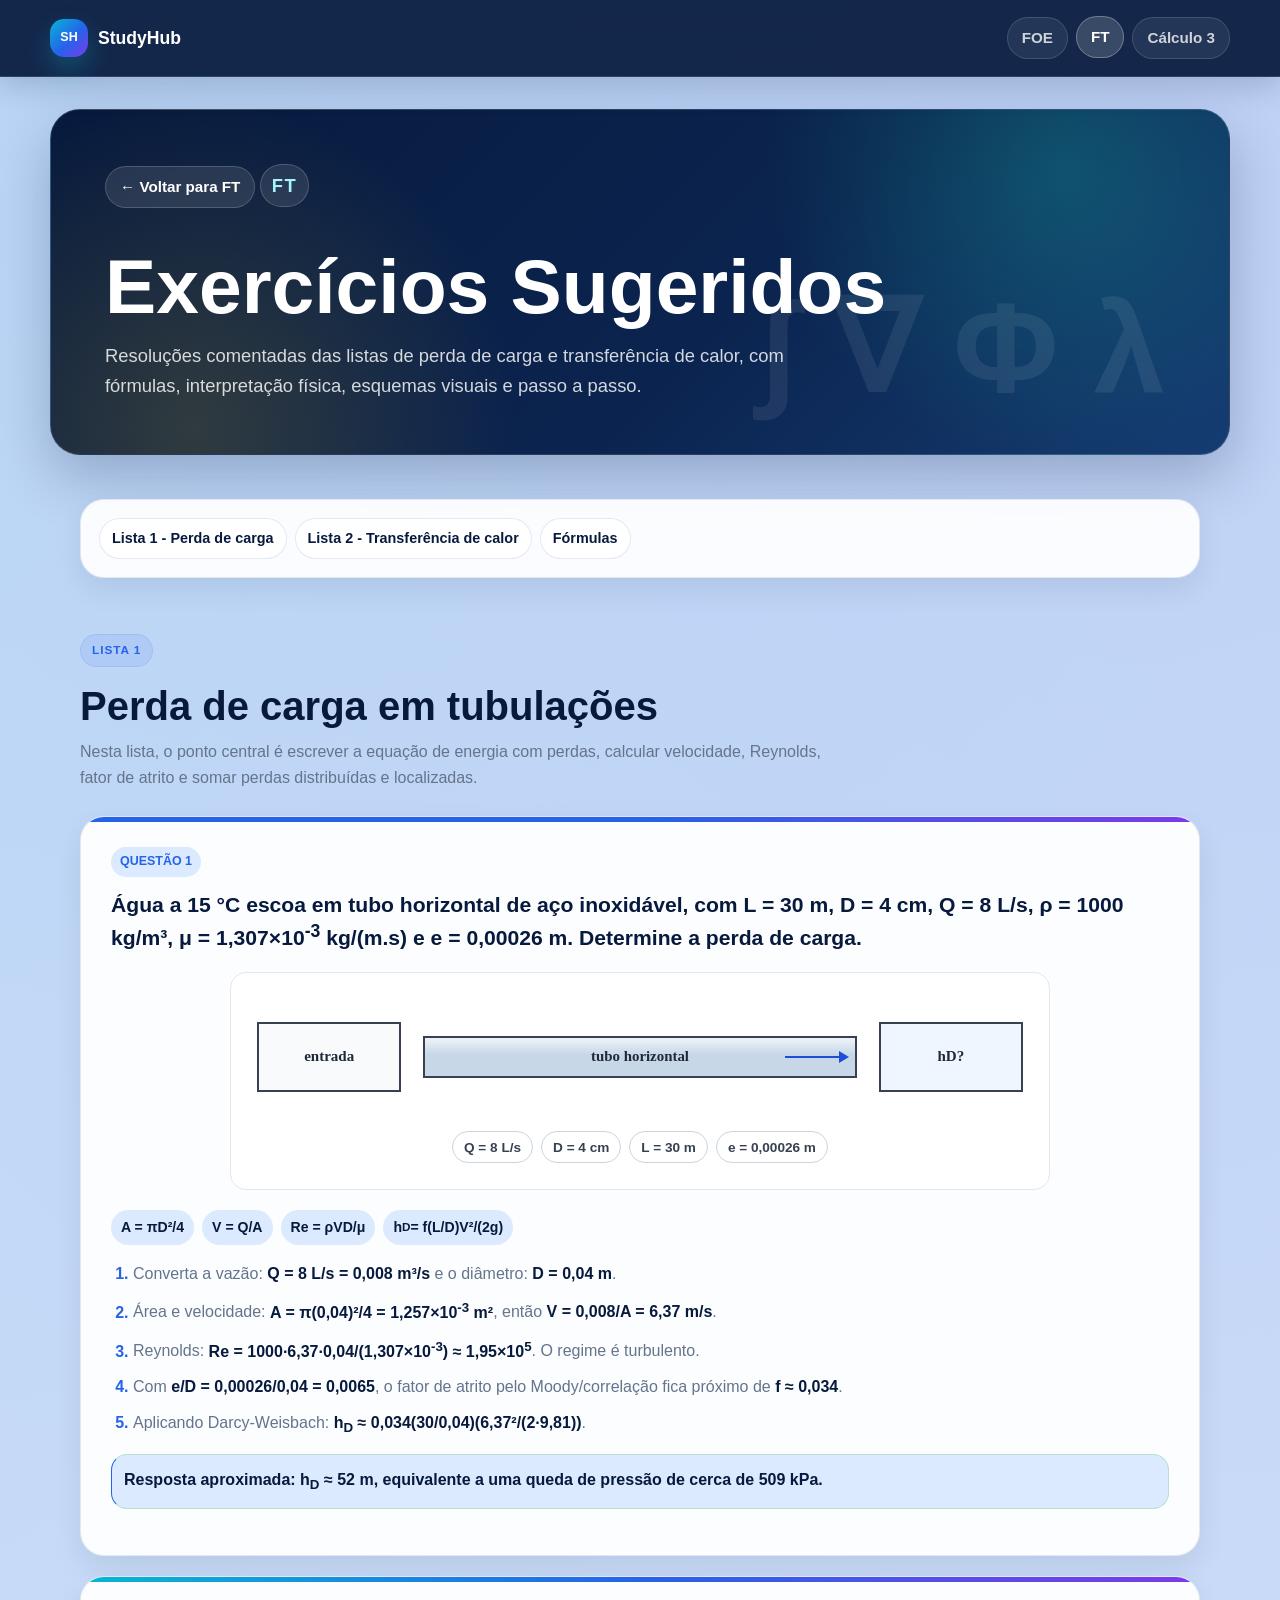
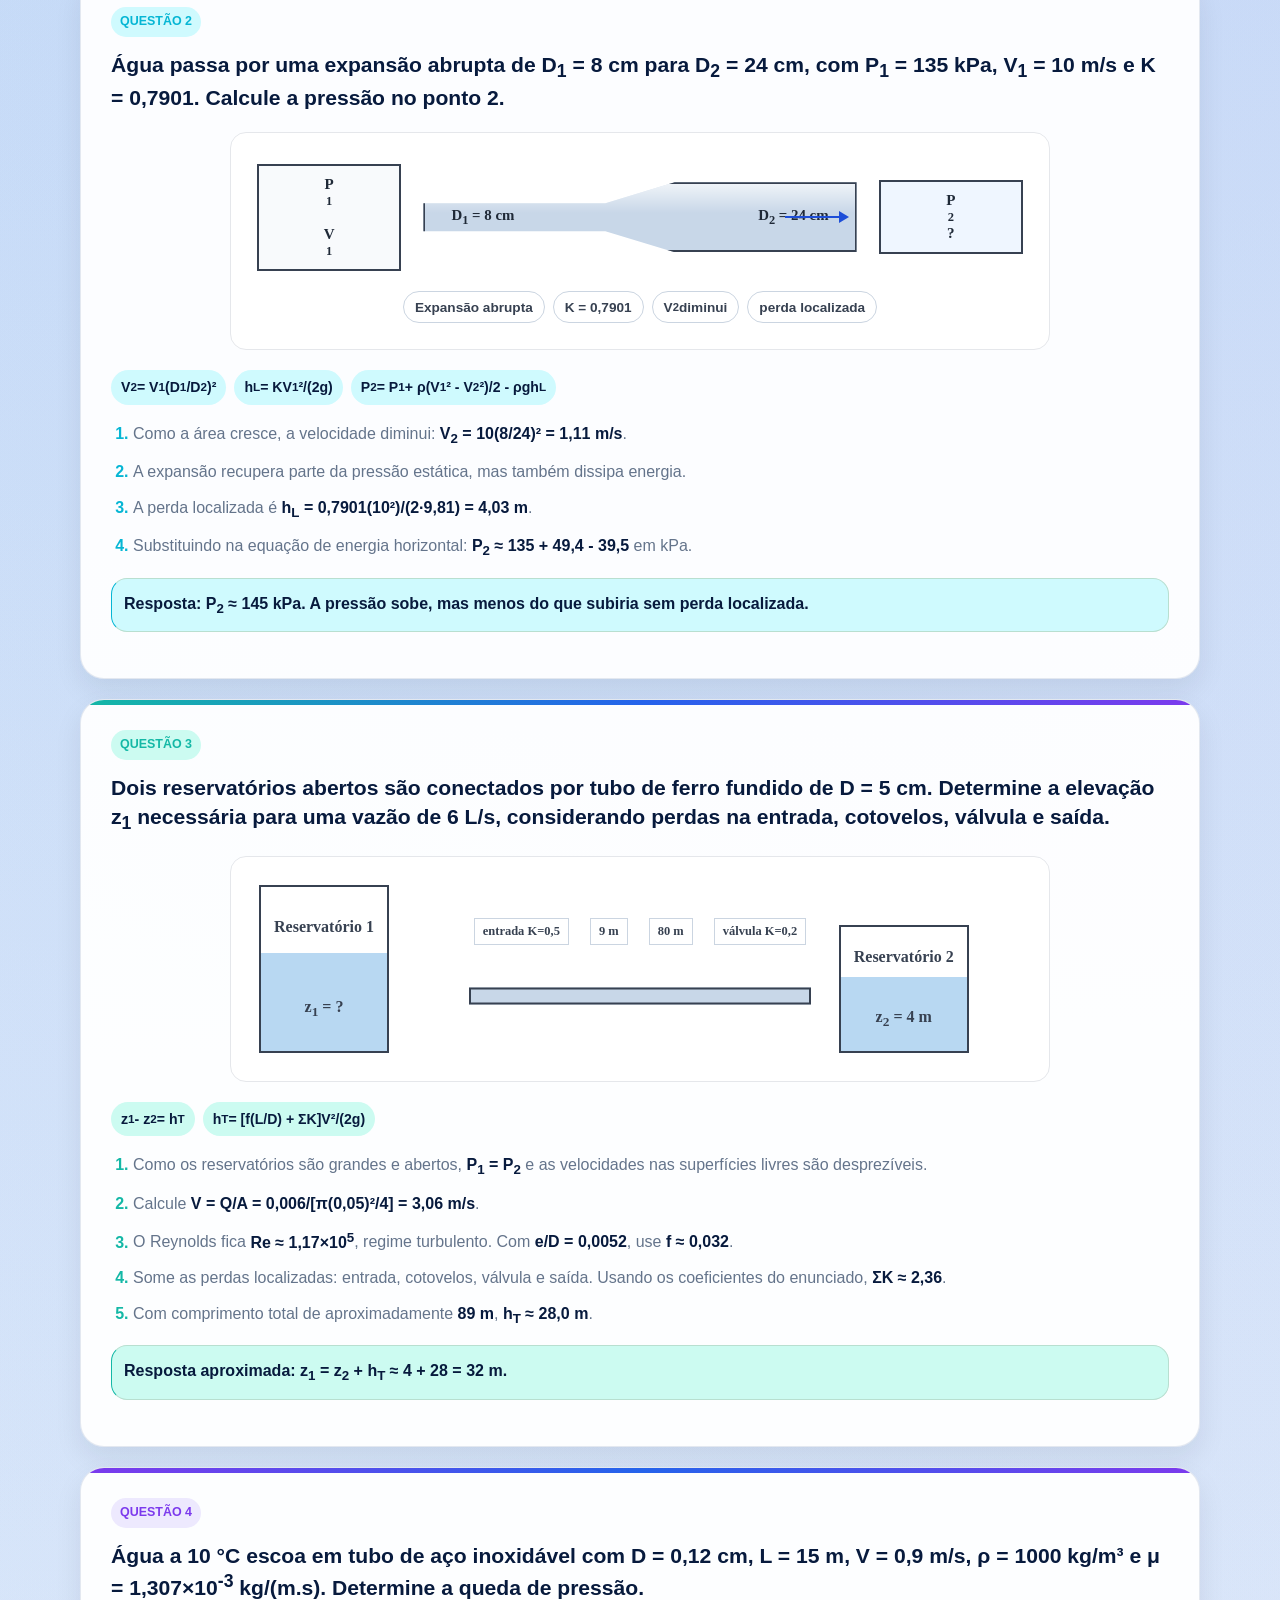
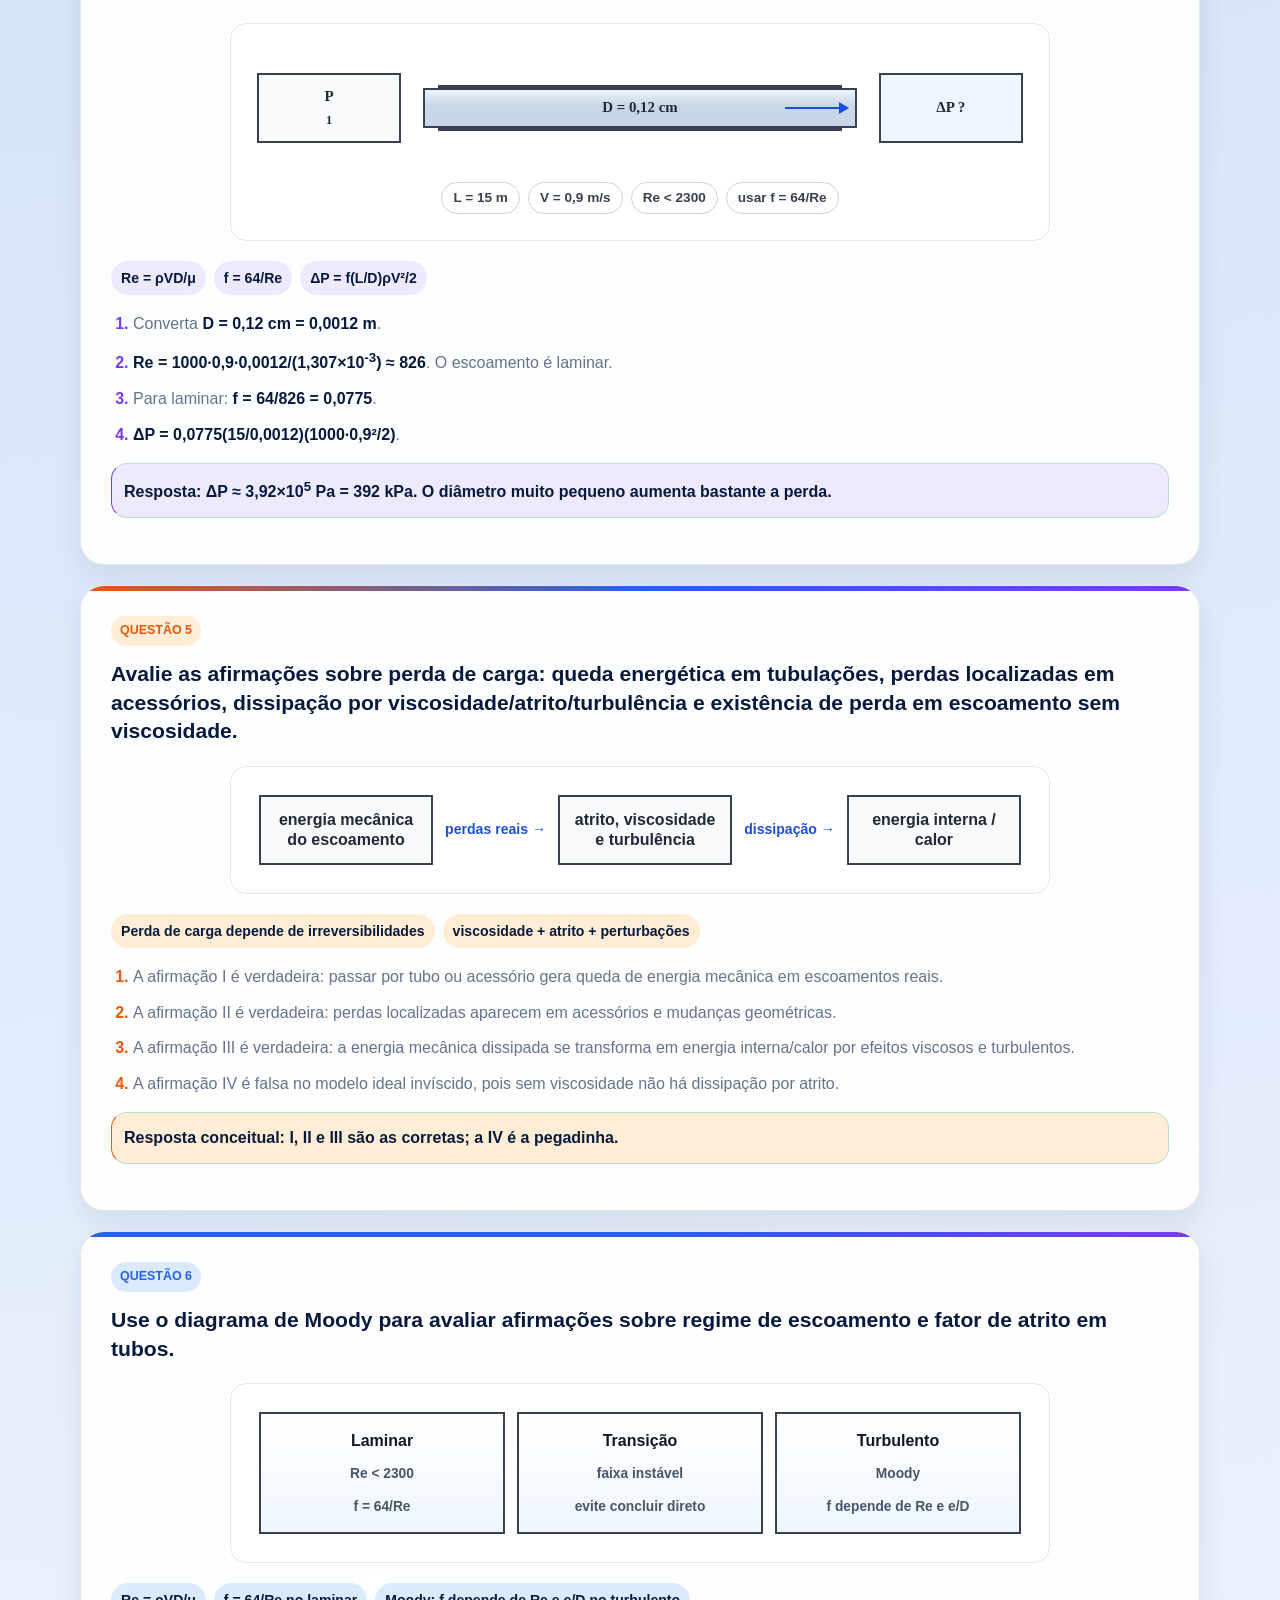
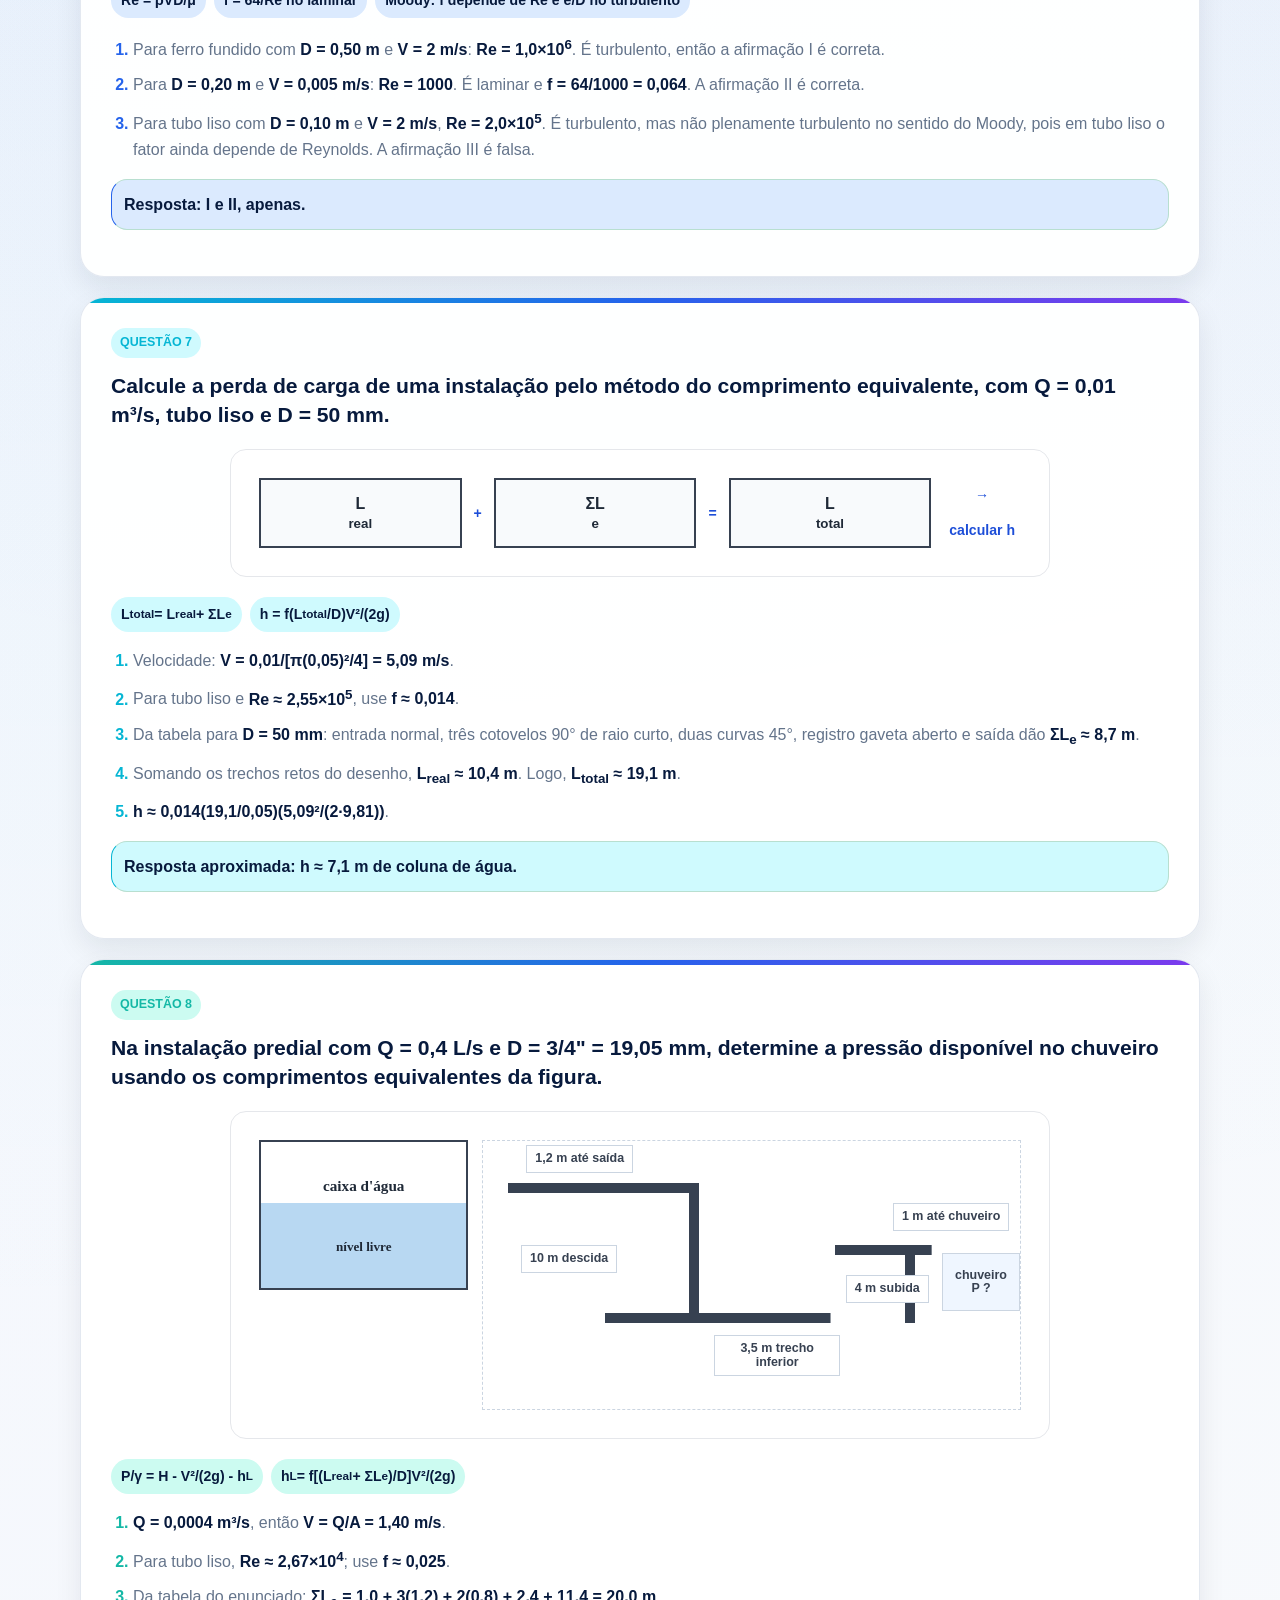
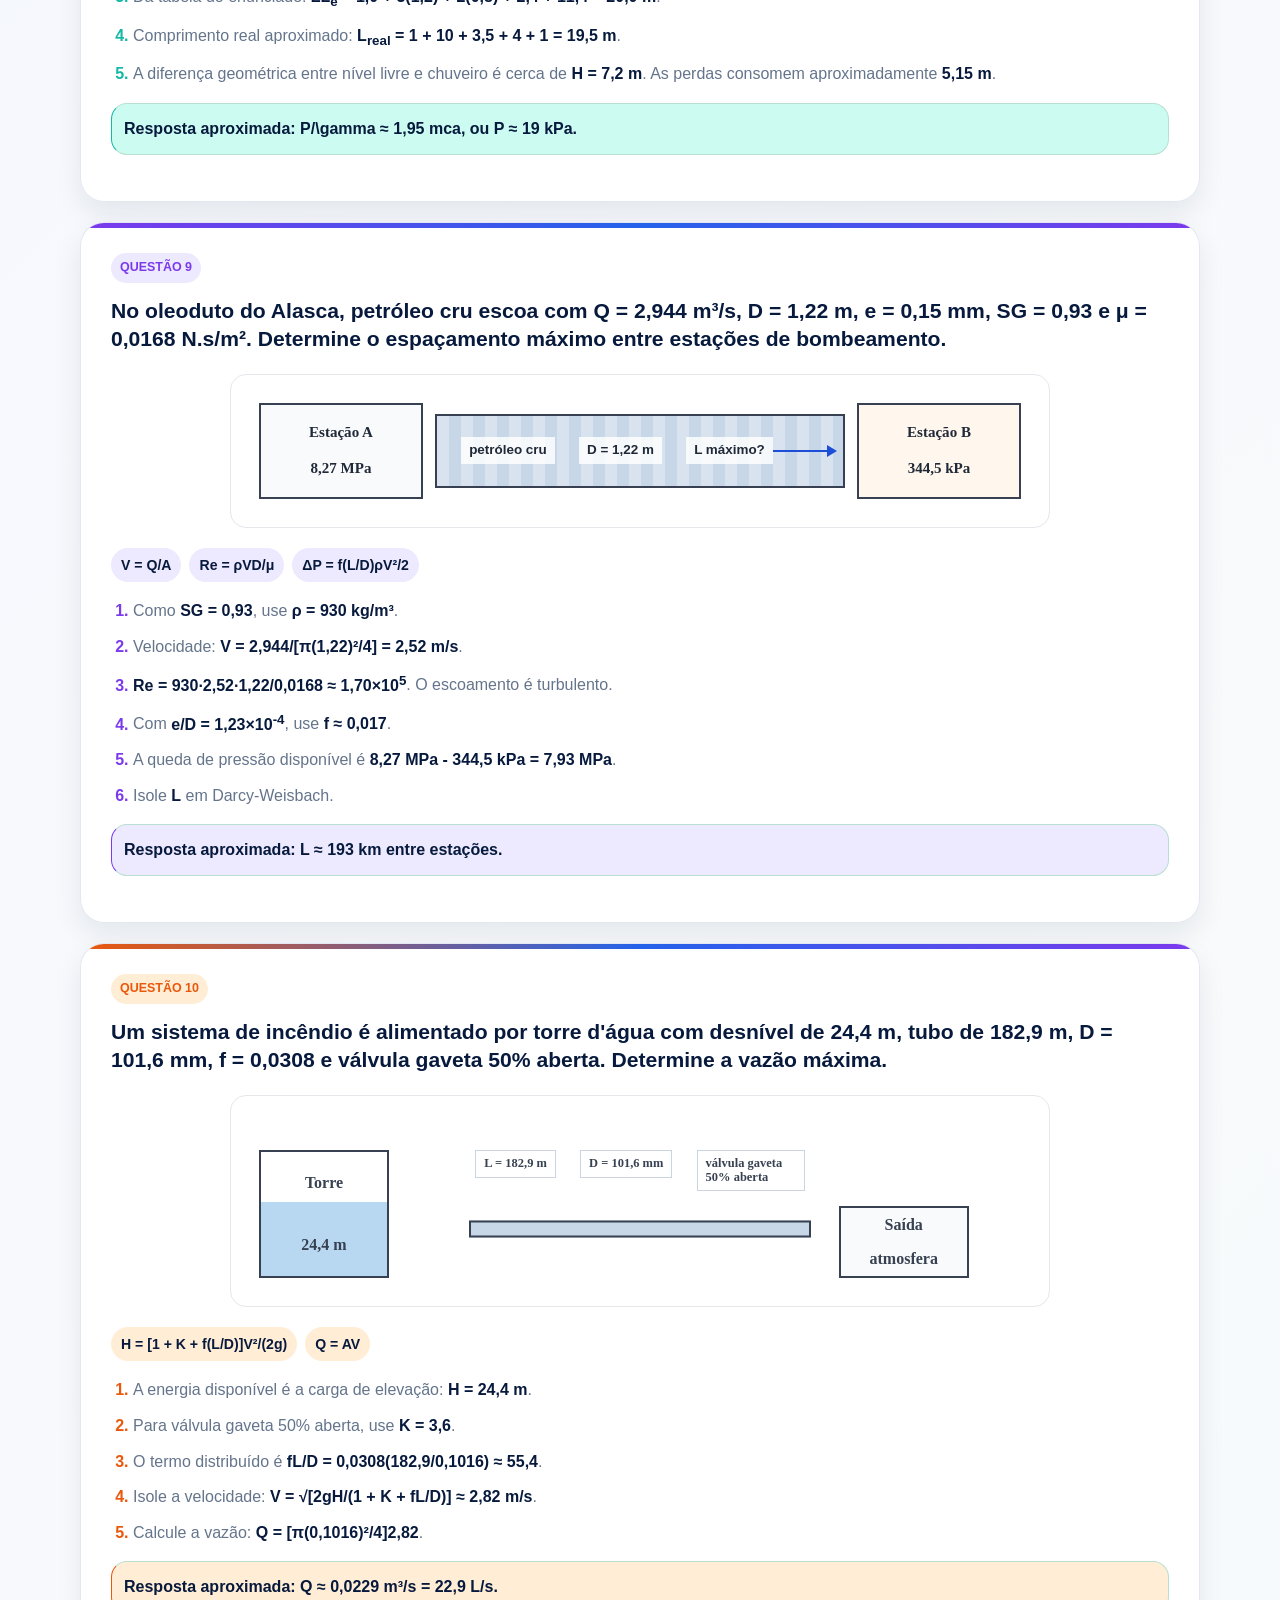
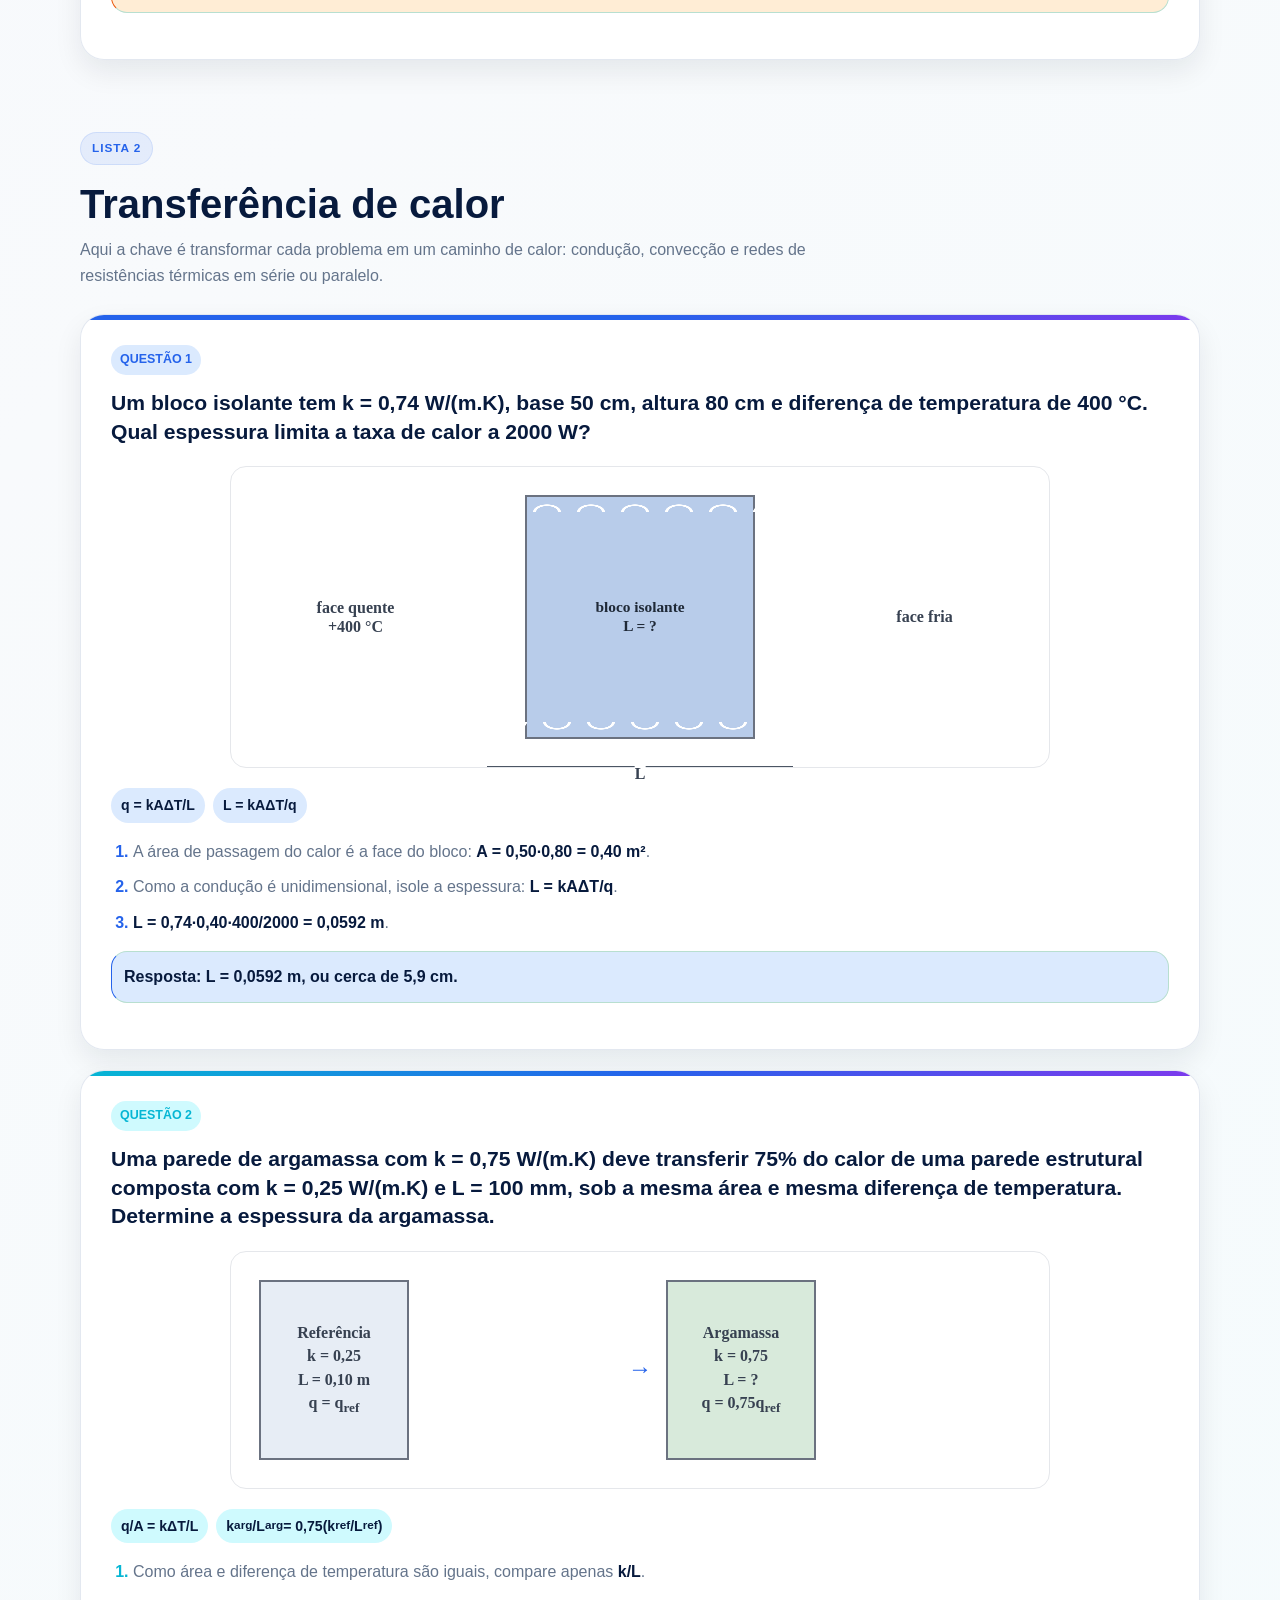
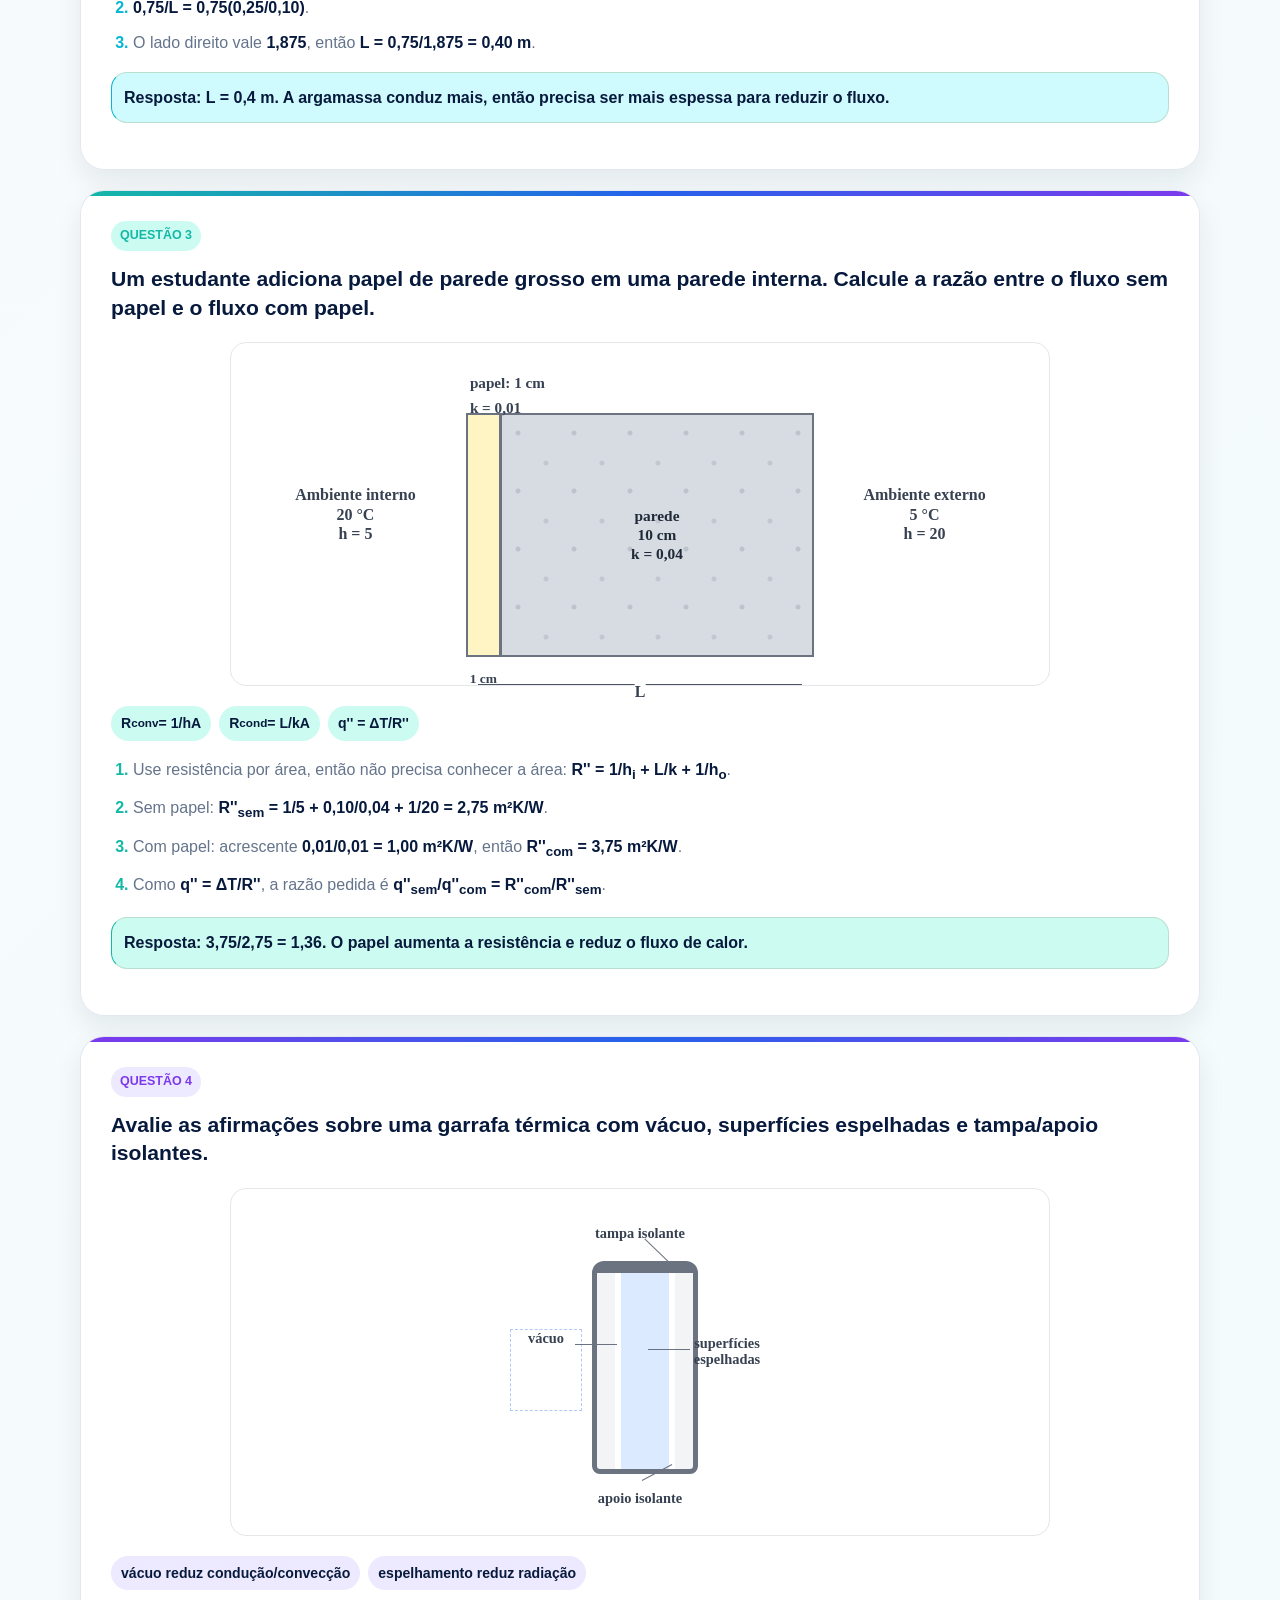
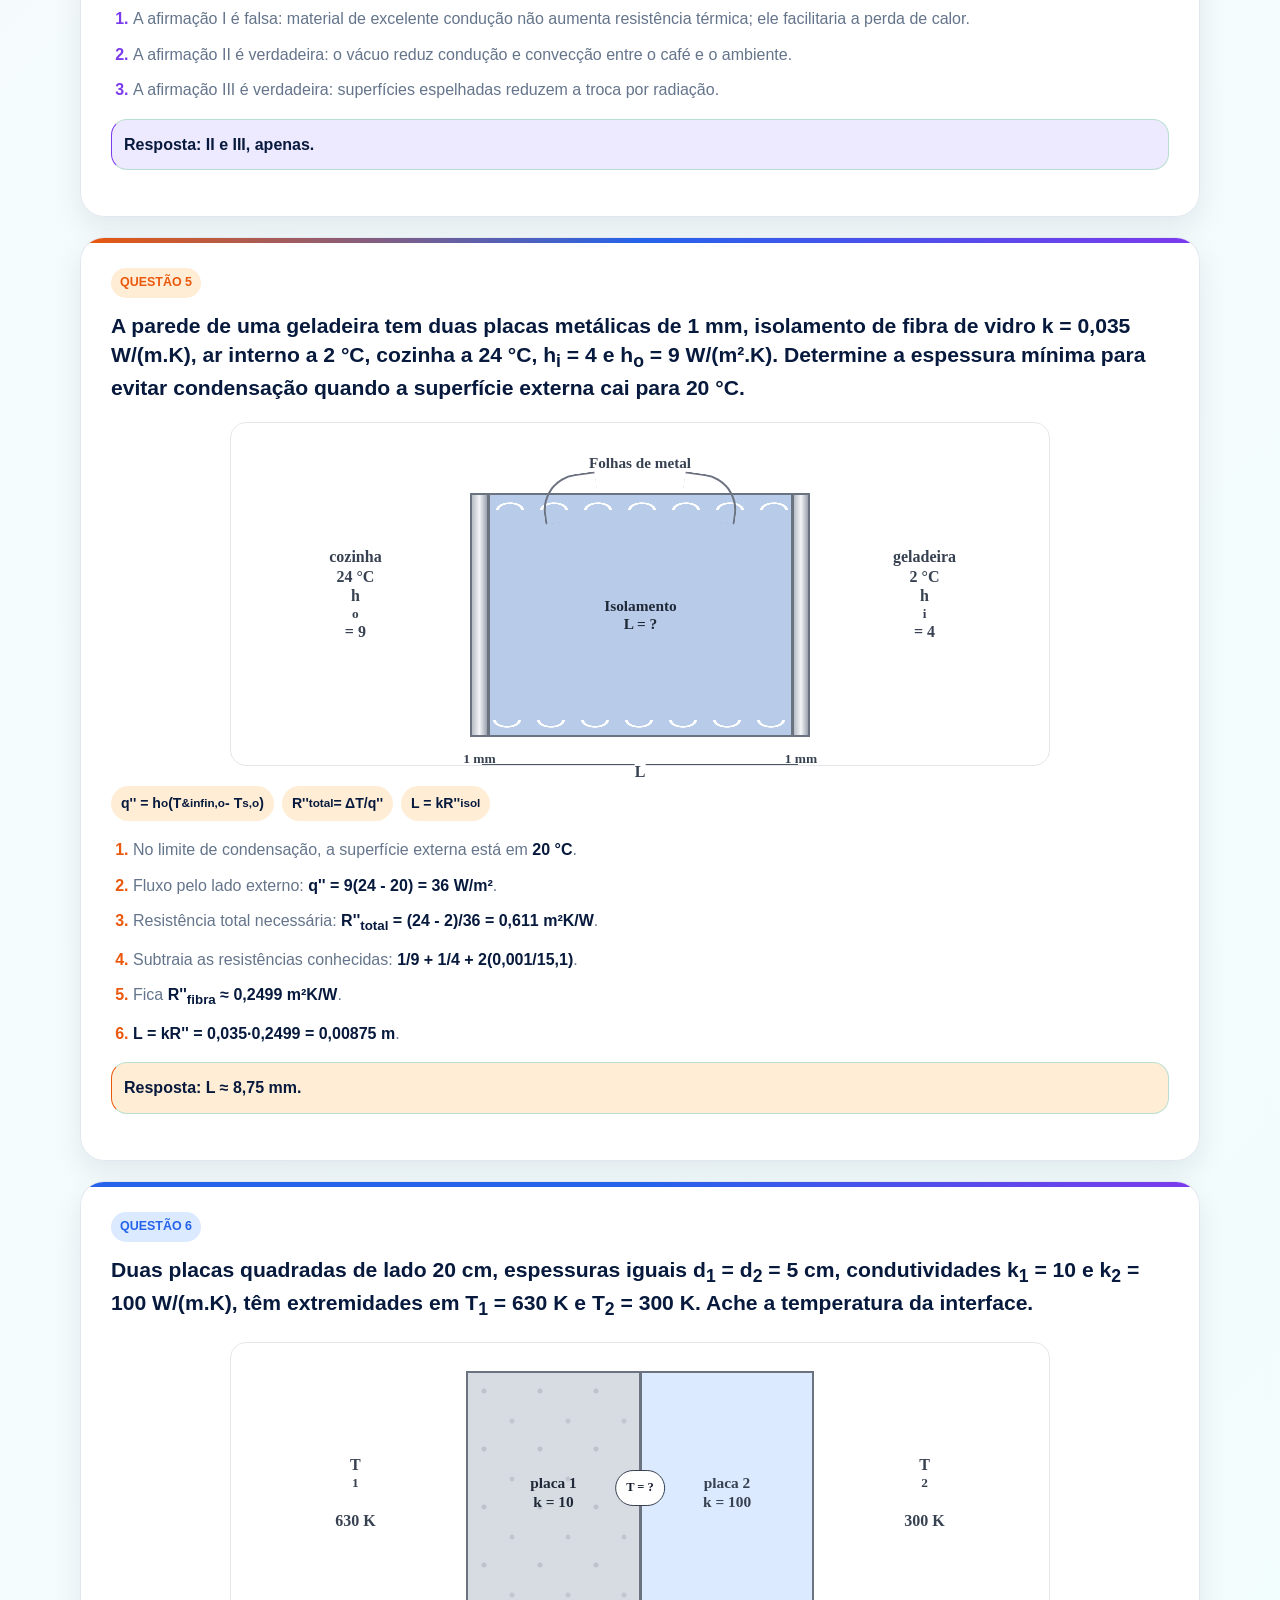
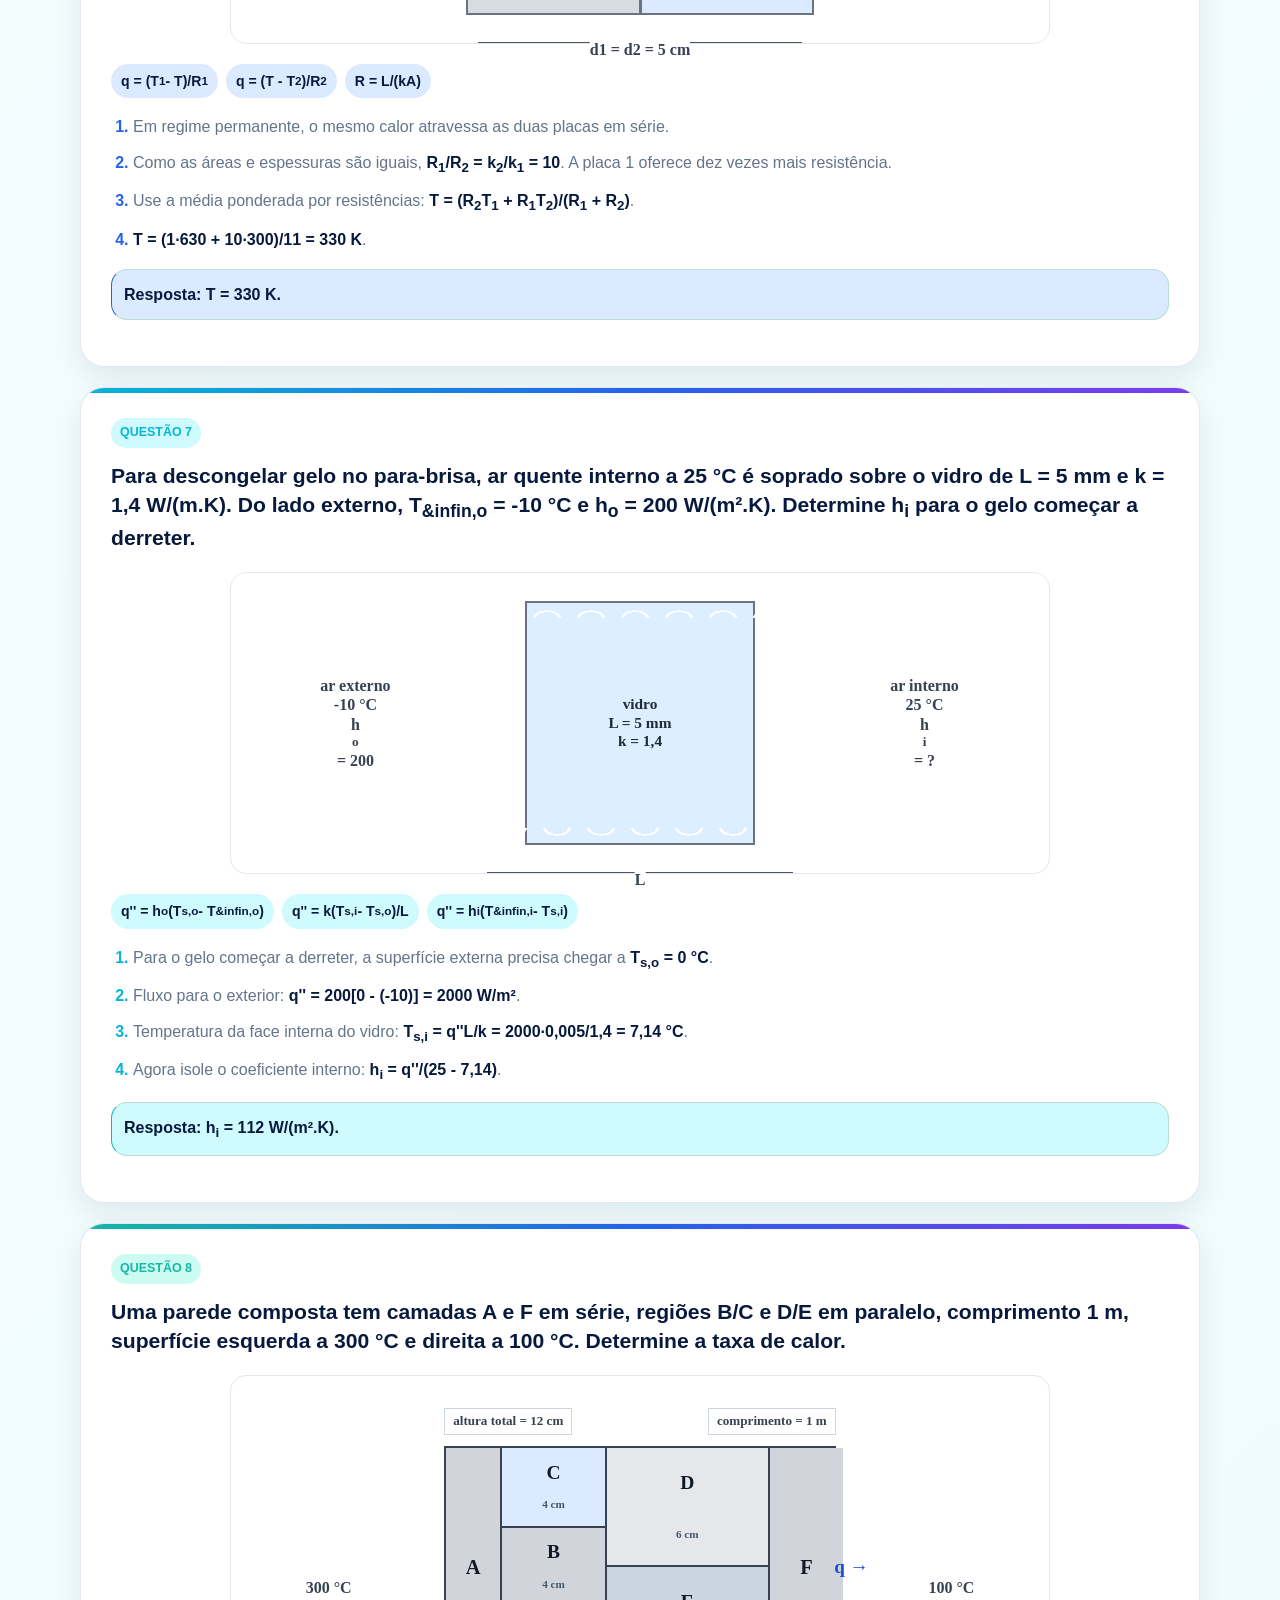
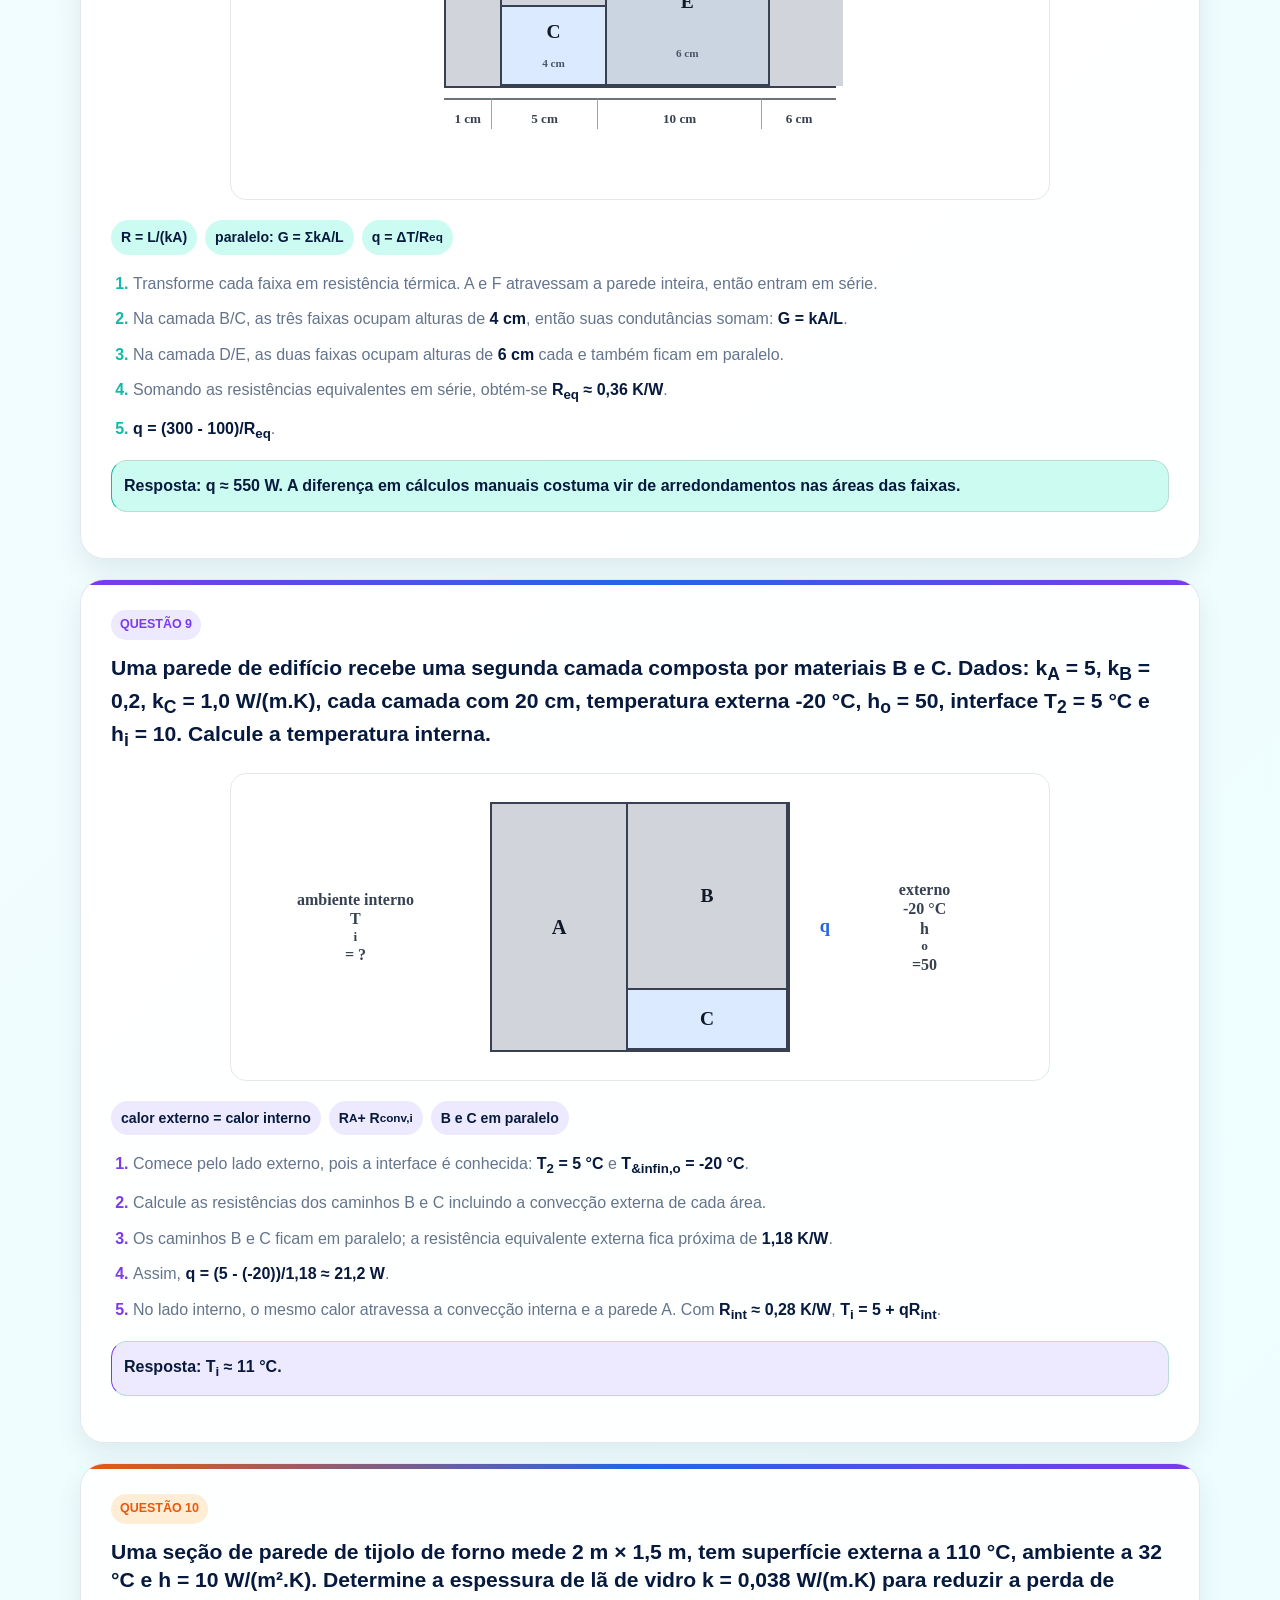
<file: materias/exercicios/ft-exercicios.html>
<!DOCTYPE html>
<html lang="pt-BR">
<head>
  <meta charset="UTF-8">
  <meta name="viewport" content="width=device-width, initial-scale=1.0">
  <title>Exercícios Sugeridos FT | StudyHub</title>
  <link rel="stylesheet" href="../../assets/css/style.css">
</head>
<body>
  <header class="site-header">
    <nav class="navbar" aria-label="Navegação principal">
      <a class="brand" href="../../index.html">StudyHub</a>
      <div class="nav-links">
        <a href="../foe.html">FOE</a>
        <a href="../ft.html" aria-current="page">FT</a>
        <a href="../calculo3.html">Cálculo 3</a>
      </div>
    </nav>
  </header>

  <main class="study-page exercise-page">
    <section class="page-title">
      <a class="nav-button" href="../ft.html">&larr; Voltar para FT</a>
      <p class="eyebrow">FT</p>
      <h1>Exercícios Sugeridos</h1>
      <p>
        Resoluções comentadas das listas de perda de carga e transferência de calor,
        com fórmulas, interpretação física, esquemas visuais e passo a passo.
      </p>
    </section>

    <nav class="jump-nav" aria-label="Navegação dos exercícios">
      <a href="#perda-carga">Lista 1 - Perda de carga</a>
      <a href="#transferencia-calor">Lista 2 - Transferência de calor</a>
      <a href="#formulas-ft">Fórmulas</a>
    </nav>

    <section class="study-block" id="perda-carga">
      <div class="section-heading">
        <p class="eyebrow">Lista 1</p>
        <h2>Perda de carga em tubulações</h2>
        <p>
          Nesta lista, o ponto central é escrever a equação de energia com perdas,
          calcular velocidade, Reynolds, fator de atrito e somar perdas distribuídas e localizadas.
        </p>
      </div>

      <div class="exercise-list">
        <article class="exercise-card" id="ft-l1-q1">
          <div class="question-meta">Questão 1</div>
          <h3>Água a 15 °C escoa em tubo horizontal de aço inoxidável, com <span class="math">L = 30 m</span>, <span class="math">D = 4 cm</span>, <span class="math">Q = 8 L/s</span>, <span class="math">&rho; = 1000 kg/m³</span>, <span class="math">&mu; = 1,307&times;10<sup>-3</sup> kg/(m.s)</span> e <span class="math">e = 0,00026 m</span>. Determine a perda de carga.</h3>
          <div class="problem-visual hydraulic-strip">
            <div class="hydro-schematic">
              <span class="hydro-node">entrada</span>
              <div class="hydro-pipe-body">
                <span>tubo horizontal</span>
              </div>
              <span class="hydro-output">hD?</span>
            </div>
            <div class="hydro-callouts" aria-label="Dados principais da questão">
              <span>Q = 8 L/s</span>
              <span>D = 4 cm</span>
              <span>L = 30 m</span>
              <span>e = 0,00026 m</span>
            </div>
          </div>
          <div class="formula-strip">
            <span>A = &pi;D²/4</span>
            <span>V = Q/A</span>
            <span>Re = &rho;VD/&mu;</span>
            <span>h<sub>D</sub> = f(L/D)V²/(2g)</span>
          </div>
          <ol class="solution-steps">
            <li>Converta a vazão: <span class="math">Q = 8 L/s = 0,008 m³/s</span> e o diâmetro: <span class="math">D = 0,04 m</span>.</li>
            <li>Área e velocidade: <span class="math">A = &pi;(0,04)²/4 = 1,257&times;10<sup>-3</sup> m²</span>, então <span class="math">V = 0,008/A = 6,37 m/s</span>.</li>
            <li>Reynolds: <span class="math">Re = 1000&middot;6,37&middot;0,04/(1,307&times;10<sup>-3</sup>) &asymp; 1,95&times;10<sup>5</sup></span>. O regime é turbulento.</li>
            <li>Com <span class="math">e/D = 0,00026/0,04 = 0,0065</span>, o fator de atrito pelo Moody/correlação fica próximo de <span class="math">f &asymp; 0,034</span>.</li>
            <li>Aplicando Darcy-Weisbach: <span class="math">h<sub>D</sub> &asymp; 0,034(30/0,04)(6,37²/(2&middot;9,81))</span>.</li>
          </ol>
          <p class="result">Resposta aproximada: <span class="math">h<sub>D</sub> &asymp; 52 m</span>, equivalente a uma queda de pressão de cerca de <span class="math">509 kPa</span>.</p>
        </article>

        <article class="exercise-card" id="ft-l1-q2">
          <div class="question-meta">Questão 2</div>
          <h3>Água passa por uma expansão abrupta de <span class="math">D<sub>1</sub> = 8 cm</span> para <span class="math">D<sub>2</sub> = 24 cm</span>, com <span class="math">P<sub>1</sub> = 135 kPa</span>, <span class="math">V<sub>1</sub> = 10 m/s</span> e <span class="math">K = 0,7901</span>. Calcule a pressão no ponto 2.</h3>
          <div class="problem-visual hydraulic-strip expansion-strip">
            <div class="hydro-schematic">
              <span class="hydro-node">P<sub>1</sub><br>V<sub>1</sub></span>
              <div class="hydro-pipe-body">
                <span>D<sub>1</sub> = 8 cm</span>
                <span>D<sub>2</sub> = 24 cm</span>
              </div>
              <span class="hydro-output">P<sub>2</sub> ?</span>
            </div>
            <div class="hydro-callouts" aria-label="Dados principais da expansão">
              <span>Expansão abrupta</span>
              <span>K = 0,7901</span>
              <span>V<sub>2</sub> diminui</span>
              <span>perda localizada</span>
            </div>
          </div>
          <div class="formula-strip">
            <span>V<sub>2</sub> = V<sub>1</sub>(D<sub>1</sub>/D<sub>2</sub>)²</span>
            <span>h<sub>L</sub> = KV<sub>1</sub>²/(2g)</span>
            <span>P<sub>2</sub> = P<sub>1</sub> + &rho;(V<sub>1</sub>² - V<sub>2</sub>²)/2 - &rho;gh<sub>L</sub></span>
          </div>
          <ol class="solution-steps">
            <li>Como a área cresce, a velocidade diminui: <span class="math">V<sub>2</sub> = 10(8/24)² = 1,11 m/s</span>.</li>
            <li>A expansão recupera parte da pressão estática, mas também dissipa energia.</li>
            <li>A perda localizada é <span class="math">h<sub>L</sub> = 0,7901(10²)/(2&middot;9,81) = 4,03 m</span>.</li>
            <li>Substituindo na equação de energia horizontal: <span class="math">P<sub>2</sub> &asymp; 135 + 49,4 - 39,5</span> em kPa.</li>
          </ol>
          <p class="result">Resposta: <span class="math">P<sub>2</sub> &asymp; 145 kPa</span>. A pressão sobe, mas menos do que subiria sem perda localizada.</p>
        </article>

        <article class="exercise-card" id="ft-l1-q3">
          <div class="question-meta">Questão 3</div>
          <h3>Dois reservatórios abertos são conectados por tubo de ferro fundido de <span class="math">D = 5 cm</span>. Determine a elevação <span class="math">z<sub>1</sub></span> necessária para uma vazão de <span class="math">6 L/s</span>, considerando perdas na entrada, cotovelos, válvula e saída.</h3>
          <div class="problem-visual pipe-visual reservoir-network-visual">
            <div class="reservoir tall">Reservatório 1<br><strong>z<sub>1</sub> = ?</strong></div>
            <div class="pipe-route">
              <span>entrada K=0,5</span>
              <span>9 m</span>
              <span>80 m</span>
              <span>válvula K=0,2</span>
            </div>
            <div class="reservoir small">Reservatório 2<br><strong>z<sub>2</sub> = 4 m</strong></div>
          </div>
          <div class="formula-strip">
            <span>z<sub>1</sub> - z<sub>2</sub> = h<sub>T</sub></span>
            <span>h<sub>T</sub> = [f(L/D) + &Sigma;K]V²/(2g)</span>
          </div>
          <ol class="solution-steps">
            <li>Como os reservatórios são grandes e abertos, <span class="math">P<sub>1</sub> = P<sub>2</sub></span> e as velocidades nas superfícies livres são desprezíveis.</li>
            <li>Calcule <span class="math">V = Q/A = 0,006/[&pi;(0,05)²/4] = 3,06 m/s</span>.</li>
            <li>O Reynolds fica <span class="math">Re &asymp; 1,17&times;10<sup>5</sup></span>, regime turbulento. Com <span class="math">e/D = 0,0052</span>, use <span class="math">f &asymp; 0,032</span>.</li>
            <li>Some as perdas localizadas: entrada, cotovelos, válvula e saída. Usando os coeficientes do enunciado, <span class="math">&Sigma;K &asymp; 2,36</span>.</li>
            <li>Com comprimento total de aproximadamente <span class="math">89 m</span>, <span class="math">h<sub>T</sub> &asymp; 28,0 m</span>.</li>
          </ol>
          <p class="result">Resposta aproximada: <span class="math">z<sub>1</sub> = z<sub>2</sub> + h<sub>T</sub> &asymp; 4 + 28 = 32 m</span>.</p>
        </article>

        <article class="exercise-card" id="ft-l1-q4">
          <div class="question-meta">Questão 4</div>
          <h3>Água a 10 °C escoa em tubo de aço inoxidável com <span class="math">D = 0,12 cm</span>, <span class="math">L = 15 m</span>, <span class="math">V = 0,9 m/s</span>, <span class="math">&rho; = 1000 kg/m³</span> e <span class="math">&mu; = 1,307&times;10<sup>-3</sup> kg/(m.s)</span>. Determine a queda de pressão.</h3>
          <div class="problem-visual hydraulic-strip microtube-strip">
            <div class="hydro-schematic">
              <span class="hydro-node">P<sub>1</sub></span>
              <div class="hydro-pipe-body">
                <span>D = 0,12 cm</span>
              </div>
              <span class="hydro-output">&Delta;P ?</span>
            </div>
            <div class="hydro-callouts" aria-label="Dados principais do microtubo">
              <span>L = 15 m</span>
              <span>V = 0,9 m/s</span>
              <span>Re &lt; 2300</span>
              <span>usar f = 64/Re</span>
            </div>
          </div>
          <div class="formula-strip">
            <span>Re = &rho;VD/&mu;</span>
            <span>f = 64/Re</span>
            <span>&Delta;P = f(L/D)&rho;V²/2</span>
          </div>
          <ol class="solution-steps">
            <li>Converta <span class="math">D = 0,12 cm = 0,0012 m</span>.</li>
            <li><span class="math">Re = 1000&middot;0,9&middot;0,0012/(1,307&times;10<sup>-3</sup>) &asymp; 826</span>. O escoamento é laminar.</li>
            <li>Para laminar: <span class="math">f = 64/826 = 0,0775</span>.</li>
            <li><span class="math">&Delta;P = 0,0775(15/0,0012)(1000&middot;0,9²/2)</span>.</li>
          </ol>
          <p class="result">Resposta: <span class="math">&Delta;P &asymp; 3,92&times;10<sup>5</sup> Pa = 392 kPa</span>. O diâmetro muito pequeno aumenta bastante a perda.</p>
        </article>

        <article class="exercise-card" id="ft-l1-q5">
          <div class="question-meta">Questão 5</div>
          <h3>Avalie as afirmações sobre perda de carga: queda energética em tubulações, perdas localizadas em acessórios, dissipação por viscosidade/atrito/turbulência e existência de perda em escoamento sem viscosidade.</h3>
          <div class="problem-visual loss-concept-visual">
            <span>energia mecânica do escoamento</span>
            <span class="concept-arrow">perdas reais</span>
            <span>atrito, viscosidade e turbulência</span>
            <span class="concept-arrow">dissipação</span>
            <span>energia interna / calor</span>
          </div>
          <div class="formula-strip">
            <span>Perda de carga depende de irreversibilidades</span>
            <span>viscosidade + atrito + perturbações</span>
          </div>
          <ol class="solution-steps">
            <li>A afirmação I é verdadeira: passar por tubo ou acessório gera queda de energia mecânica em escoamentos reais.</li>
            <li>A afirmação II é verdadeira: perdas localizadas aparecem em acessórios e mudanças geométricas.</li>
            <li>A afirmação III é verdadeira: a energia mecânica dissipada se transforma em energia interna/calor por efeitos viscosos e turbulentos.</li>
            <li>A afirmação IV é falsa no modelo ideal invíscido, pois sem viscosidade não há dissipação por atrito.</li>
          </ol>
          <p class="result">Resposta conceitual: <span class="math">I, II e III</span> são as corretas; a IV é a pegadinha.</p>
        </article>

        <article class="exercise-card" id="ft-l1-q6">
          <div class="question-meta">Questão 6</div>
          <h3>Use o diagrama de Moody para avaliar afirmações sobre regime de escoamento e fator de atrito em tubos.</h3>
          <div class="problem-visual regime-visual">
            <div>
              <strong>Laminar</strong>
              <span>Re &lt; 2300</span>
              <span>f = 64/Re</span>
            </div>
            <div>
              <strong>Transição</strong>
              <span>faixa instável</span>
              <span>evite concluir direto</span>
            </div>
            <div>
              <strong>Turbulento</strong>
              <span>Moody</span>
              <span>f depende de Re e e/D</span>
            </div>
          </div>
          <div class="formula-strip">
            <span>Re = &rho;VD/&mu;</span>
            <span>f = 64/Re no laminar</span>
            <span>Moody: f depende de Re e e/D no turbulento</span>
          </div>
          <ol class="solution-steps">
            <li>Para ferro fundido com <span class="math">D = 0,50 m</span> e <span class="math">V = 2 m/s</span>: <span class="math">Re = 1,0&times;10<sup>6</sup></span>. É turbulento, então a afirmação I é correta.</li>
            <li>Para <span class="math">D = 0,20 m</span> e <span class="math">V = 0,005 m/s</span>: <span class="math">Re = 1000</span>. É laminar e <span class="math">f = 64/1000 = 0,064</span>. A afirmação II é correta.</li>
            <li>Para tubo liso com <span class="math">D = 0,10 m</span> e <span class="math">V = 2 m/s</span>, <span class="math">Re = 2,0&times;10<sup>5</sup></span>. É turbulento, mas não plenamente turbulento no sentido do Moody, pois em tubo liso o fator ainda depende de Reynolds. A afirmação III é falsa.</li>
          </ol>
          <p class="result">Resposta: <span class="math">I e II, apenas</span>.</p>
        </article>

        <article class="exercise-card" id="ft-l1-q7">
          <div class="question-meta">Questão 7</div>
          <h3>Calcule a perda de carga de uma instalação pelo método do comprimento equivalente, com <span class="math">Q = 0,01 m³/s</span>, tubo liso e <span class="math">D = 50 mm</span>.</h3>
          <div class="problem-visual equivalent-length-visual">
            <span>L<sub>real</sub></span>
            <span class="plus-symbol">+</span>
            <span>&Sigma;L<sub>e</sub></span>
            <span class="equals-symbol">=</span>
            <span>L<sub>total</sub></span>
            <span class="arrow-symbol">calcular h</span>
          </div>
          <div class="formula-strip">
            <span>L<sub>total</sub> = L<sub>real</sub> + &Sigma;L<sub>e</sub></span>
            <span>h = f(L<sub>total</sub>/D)V²/(2g)</span>
          </div>
          <ol class="solution-steps">
            <li>Velocidade: <span class="math">V = 0,01/[&pi;(0,05)²/4] = 5,09 m/s</span>.</li>
            <li>Para tubo liso e <span class="math">Re &asymp; 2,55&times;10<sup>5</sup></span>, use <span class="math">f &asymp; 0,014</span>.</li>
            <li>Da tabela para <span class="math">D = 50 mm</span>: entrada normal, três cotovelos 90° de raio curto, duas curvas 45°, registro gaveta aberto e saída dão <span class="math">&Sigma;L<sub>e</sub> &asymp; 8,7 m</span>.</li>
            <li>Somando os trechos retos do desenho, <span class="math">L<sub>real</sub> &asymp; 10,4 m</span>. Logo, <span class="math">L<sub>total</sub> &asymp; 19,1 m</span>.</li>
            <li><span class="math">h &asymp; 0,014(19,1/0,05)(5,09²/(2&middot;9,81))</span>.</li>
          </ol>
          <p class="result">Resposta aproximada: <span class="math">h &asymp; 7,1 m</span> de coluna de água.</p>
        </article>

        <article class="exercise-card" id="ft-l1-q8">
          <div class="question-meta">Questão 8</div>
          <h3>Na instalação predial com <span class="math">Q = 0,4 L/s</span> e <span class="math">D = 3/4" = 19,05 mm</span>, determine a pressão disponível no chuveiro usando os comprimentos equivalentes da figura.</h3>
          <div class="problem-visual plumbing-visual">
            <div class="plumbing-tank">
              <span>caixa d'água</span>
              <strong>nível livre</strong>
            </div>
            <div class="plumbing-drawing" aria-label="Esquema simplificado da instalação predial">
              <span class="plumbing-label top-run">1,2 m até saída</span>
              <span class="plumbing-label drop-run">10 m descida</span>
              <span class="plumbing-label lower-run">3,5 m trecho inferior</span>
              <span class="plumbing-label rise-run">4 m subida</span>
              <span class="plumbing-label final-run">1 m até chuveiro</span>
              <span class="plumbing-shower">chuveiro<br><strong>P ?</strong></span>
            </div>
          </div>
          <div class="formula-strip">
            <span>P/&gamma; = H - V²/(2g) - h<sub>L</sub></span>
            <span>h<sub>L</sub> = f[(L<sub>real</sub> + &Sigma;L<sub>e</sub>)/D]V²/(2g)</span>
          </div>
          <ol class="solution-steps">
            <li><span class="math">Q = 0,0004 m³/s</span>, então <span class="math">V = Q/A = 1,40 m/s</span>.</li>
            <li>Para tubo liso, <span class="math">Re &asymp; 2,67&times;10<sup>4</sup></span>; use <span class="math">f &asymp; 0,025</span>.</li>
            <li>Da tabela do enunciado: <span class="math">&Sigma;L<sub>e</sub> = 1,0 + 3(1,2) + 2(0,8) + 2,4 + 11,4 = 20,0 m</span>.</li>
            <li>Comprimento real aproximado: <span class="math">L<sub>real</sub> = 1 + 10 + 3,5 + 4 + 1 = 19,5 m</span>.</li>
            <li>A diferença geométrica entre nível livre e chuveiro é cerca de <span class="math">H = 7,2 m</span>. As perdas consomem aproximadamente <span class="math">5,15 m</span>.</li>
          </ol>
          <p class="result">Resposta aproximada: <span class="math">P/\gamma &asymp; 1,95 mca</span>, ou <span class="math">P &asymp; 19 kPa</span>.</p>
        </article>

        <article class="exercise-card" id="ft-l1-q9">
          <div class="question-meta">Questão 9</div>
          <h3>No oleoduto do Alasca, petróleo cru escoa com <span class="math">Q = 2,944 m³/s</span>, <span class="math">D = 1,22 m</span>, <span class="math">e = 0,15 mm</span>, <span class="math">SG = 0,93</span> e <span class="math">&mu; = 0,0168 N.s/m²</span>. Determine o espaçamento máximo entre estações de bombeamento.</h3>
          <div class="problem-visual pipeline-visual">
            <span class="pump-station">Estação A<br><strong>8,27 MPa</strong></span>
            <div class="pipeline-body">
              <span>petróleo cru</span>
              <span>D = 1,22 m</span>
              <span>L máximo?</span>
            </div>
            <span class="pump-station limit">Estação B<br><strong>344,5 kPa</strong></span>
          </div>
          <div class="formula-strip">
            <span>V = Q/A</span>
            <span>Re = &rho;VD/&mu;</span>
            <span>&Delta;P = f(L/D)&rho;V²/2</span>
          </div>
          <ol class="solution-steps">
            <li>Como <span class="math">SG = 0,93</span>, use <span class="math">&rho; = 930 kg/m³</span>.</li>
            <li>Velocidade: <span class="math">V = 2,944/[&pi;(1,22)²/4] = 2,52 m/s</span>.</li>
            <li><span class="math">Re = 930&middot;2,52&middot;1,22/0,0168 &asymp; 1,70&times;10<sup>5</sup></span>. O escoamento é turbulento.</li>
            <li>Com <span class="math">e/D = 1,23&times;10<sup>-4</sup></span>, use <span class="math">f &asymp; 0,017</span>.</li>
            <li>A queda de pressão disponível é <span class="math">8,27 MPa - 344,5 kPa = 7,93 MPa</span>.</li>
            <li>Isole <span class="math">L</span> em Darcy-Weisbach.</li>
          </ol>
          <p class="result">Resposta aproximada: <span class="math">L &asymp; 193 km</span> entre estações.</p>
        </article>

        <article class="exercise-card" id="ft-l1-q10">
          <div class="question-meta">Questão 10</div>
          <h3>Um sistema de incêndio é alimentado por torre d'água com desnível de <span class="math">24,4 m</span>, tubo de <span class="math">182,9 m</span>, <span class="math">D = 101,6 mm</span>, <span class="math">f = 0,0308</span> e válvula gaveta 50% aberta. Determine a vazão máxima.</h3>
          <div class="problem-visual pipe-visual fire-system-visual">
            <div class="reservoir small">Torre<br><strong>24,4 m</strong></div>
            <div class="pipe-route">
              <span>L = 182,9 m</span>
              <span>D = 101,6 mm</span>
              <span>válvula gaveta 50% aberta</span>
            </div>
            <div class="fixture">Saída<br><strong>atmosfera</strong></div>
          </div>
          <div class="formula-strip">
            <span>H = [1 + K + f(L/D)]V²/(2g)</span>
            <span>Q = AV</span>
          </div>
          <ol class="solution-steps">
            <li>A energia disponível é a carga de elevação: <span class="math">H = 24,4 m</span>.</li>
            <li>Para válvula gaveta 50% aberta, use <span class="math">K = 3,6</span>.</li>
            <li>O termo distribuído é <span class="math">fL/D = 0,0308(182,9/0,1016) &asymp; 55,4</span>.</li>
            <li>Isole a velocidade: <span class="math">V = &radic;[2gH/(1 + K + fL/D)] &asymp; 2,82 m/s</span>.</li>
            <li>Calcule a vazão: <span class="math">Q = [&pi;(0,1016)²/4]2,82</span>.</li>
          </ol>
          <p class="result">Resposta aproximada: <span class="math">Q &asymp; 0,0229 m³/s = 22,9 L/s</span>.</p>
        </article>
      </div>
    </section>

    <section class="study-block" id="transferencia-calor">
      <div class="section-heading">
        <p class="eyebrow">Lista 2</p>
        <h2>Transferência de calor</h2>
        <p>
          Aqui a chave é transformar cada problema em um caminho de calor: condução,
          convecção e redes de resistências térmicas em série ou paralelo.
        </p>
      </div>

      <div class="exercise-list">
        <article class="exercise-card" id="ft-l2-q1">
          <div class="question-meta">Questão 1</div>
          <h3>Um bloco isolante tem <span class="math">k = 0,74 W/(m.K)</span>, base <span class="math">50 cm</span>, altura <span class="math">80 cm</span> e diferença de temperatura de <span class="math">400 °C</span>. Qual espessura limita a taxa de calor a <span class="math">2000 W</span>?</h3>
          <div class="problem-visual heat-flow-visual">
            <span class="thermal-side hot">face quente<br>+400 °C</span>
            <div class="thermal-stack single">
              <span class="thermal-layer insulation">bloco isolante<br><strong>L = ?</strong></span>
            </div>
            <span class="thermal-side cold">face fria</span>
          </div>
          <div class="formula-strip">
            <span>q = kA&Delta;T/L</span>
            <span>L = kA&Delta;T/q</span>
          </div>
          <ol class="solution-steps">
            <li>A área de passagem do calor é a face do bloco: <span class="math">A = 0,50&middot;0,80 = 0,40 m²</span>.</li>
            <li>Como a condução é unidimensional, isole a espessura: <span class="math">L = kA&Delta;T/q</span>.</li>
            <li><span class="math">L = 0,74&middot;0,40&middot;400/2000 = 0,0592 m</span>.</li>
          </ol>
          <p class="result">Resposta: <span class="math">L = 0,0592 m</span>, ou cerca de <span class="math">5,9 cm</span>.</p>
        </article>

        <article class="exercise-card" id="ft-l2-q2">
          <div class="question-meta">Questão 2</div>
          <h3>Uma parede de argamassa com <span class="math">k = 0,75 W/(m.K)</span> deve transferir 75% do calor de uma parede estrutural composta com <span class="math">k = 0,25 W/(m.K)</span> e <span class="math">L = 100 mm</span>, sob a mesma área e mesma diferença de temperatura. Determine a espessura da argamassa.</h3>
          <div class="problem-visual comparison-visual">
            <div class="comparison-card">
              <strong>Referência</strong>
              <span>k = 0,25</span>
              <span>L = 0,10 m</span>
              <span>q = q<sub>ref</sub></span>
            </div>
            <span class="flow-arrow">&rarr;</span>
            <div class="comparison-card accent">
              <strong>Argamassa</strong>
              <span>k = 0,75</span>
              <span>L = ?</span>
              <span>q = 0,75q<sub>ref</sub></span>
            </div>
          </div>
          <div class="formula-strip">
            <span>q/A = k&Delta;T/L</span>
            <span>k<sub>arg</sub>/L<sub>arg</sub> = 0,75(k<sub>ref</sub>/L<sub>ref</sub>)</span>
          </div>
          <ol class="solution-steps">
            <li>Como área e diferença de temperatura são iguais, compare apenas <span class="math">k/L</span>.</li>
            <li><span class="math">0,75/L = 0,75(0,25/0,10)</span>.</li>
            <li>O lado direito vale <span class="math">1,875</span>, então <span class="math">L = 0,75/1,875 = 0,40 m</span>.</li>
          </ol>
          <p class="result">Resposta: <span class="math">L = 0,4 m</span>. A argamassa conduz mais, então precisa ser mais espessa para reduzir o fluxo.</p>
        </article>

        <article class="exercise-card" id="ft-l2-q3">
          <div class="question-meta">Questão 3</div>
          <h3>Um estudante adiciona papel de parede grosso em uma parede interna. Calcule a razão entre o fluxo sem papel e o fluxo com papel.</h3>
          <div class="problem-visual heat-flow-visual">
            <span class="thermal-side hot">Ambiente interno<br>20 °C<br>h = 5</span>
            <div class="thermal-stack wallpaper">
              <span class="diagram-note paper-note">papel: 1 cm<br>k = 0,01</span>
              <span class="thermal-layer paper" aria-label="papel: 1 cm, k = 0,01"></span>
              <span class="thermal-layer masonry">parede<br>10 cm<br>k = 0,04</span>
            </div>
            <span class="thermal-side cold">Ambiente externo<br>5 °C<br>h = 20</span>
          </div>
          <div class="formula-strip">
            <span>R<sub>conv</sub> = 1/hA</span>
            <span>R<sub>cond</sub> = L/kA</span>
            <span>q'' = &Delta;T/R''</span>
          </div>
          <ol class="solution-steps">
            <li>Use resistência por área, então não precisa conhecer a área: <span class="math">R'' = 1/h<sub>i</sub> + L/k + 1/h<sub>o</sub></span>.</li>
            <li>Sem papel: <span class="math">R''<sub>sem</sub> = 1/5 + 0,10/0,04 + 1/20 = 2,75 m²K/W</span>.</li>
            <li>Com papel: acrescente <span class="math">0,01/0,01 = 1,00 m²K/W</span>, então <span class="math">R''<sub>com</sub> = 3,75 m²K/W</span>.</li>
            <li>Como <span class="math">q'' = &Delta;T/R''</span>, a razão pedida é <span class="math">q''<sub>sem</sub>/q''<sub>com</sub> = R''<sub>com</sub>/R''<sub>sem</sub></span>.</li>
          </ol>
          <p class="result">Resposta: <span class="math">3,75/2,75 = 1,36</span>. O papel aumenta a resistência e reduz o fluxo de calor.</p>
        </article>

        <article class="exercise-card" id="ft-l2-q4">
          <div class="question-meta">Questão 4</div>
          <h3>Avalie as afirmações sobre uma garrafa térmica com vácuo, superfícies espelhadas e tampa/apoio isolantes.</h3>
          <div class="problem-visual thermos-visual">
            <div class="thermos-body">
              <span class="thermos-cap">tampa isolante</span>
              <span class="thermos-vacuum">vácuo</span>
              <span class="thermos-mirror">superfícies espelhadas</span>
              <span class="thermos-base">apoio isolante</span>
            </div>
          </div>
          <div class="formula-strip">
            <span>vácuo reduz condução/convecção</span>
            <span>espelhamento reduz radiação</span>
          </div>
          <ol class="solution-steps">
            <li>A afirmação I é falsa: material de excelente condução não aumenta resistência térmica; ele facilitaria a perda de calor.</li>
            <li>A afirmação II é verdadeira: o vácuo reduz condução e convecção entre o café e o ambiente.</li>
            <li>A afirmação III é verdadeira: superfícies espelhadas reduzem a troca por radiação.</li>
          </ol>
          <p class="result">Resposta: <span class="math">II e III, apenas</span>.</p>
        </article>

        <article class="exercise-card" id="ft-l2-q5">
          <div class="question-meta">Questão 5</div>
          <h3>A parede de uma geladeira tem duas placas metálicas de <span class="math">1 mm</span>, isolamento de fibra de vidro <span class="math">k = 0,035 W/(m.K)</span>, ar interno a <span class="math">2 °C</span>, cozinha a <span class="math">24 °C</span>, <span class="math">h<sub>i</sub> = 4</span> e <span class="math">h<sub>o</sub> = 9 W/(m².K)</span>. Determine a espessura mínima para evitar condensação quando a superfície externa cai para <span class="math">20 °C</span>.</h3>
          <div class="problem-visual heat-flow-visual">
            <span class="thermal-side hot">cozinha<br>24 °C<br>h<sub>o</sub> = 9</span>
            <div class="thermal-stack fridge">
              <span class="diagram-note metal-note">Folhas de metal</span>
              <span class="thermal-layer metal" aria-label="folha de metal de 1 mm"></span>
              <span class="thermal-layer insulation">Isolamento<br><strong>L = ?</strong></span>
              <span class="thermal-layer metal" aria-label="folha de metal de 1 mm"></span>
            </div>
            <span class="thermal-side cold">geladeira<br>2 °C<br>h<sub>i</sub> = 4</span>
          </div>
          <div class="formula-strip">
            <span>q'' = h<sub>o</sub>(T<sub>&infin,o</sub> - T<sub>s,o</sub>)</span>
            <span>R''<sub>total</sub> = &Delta;T/q''</span>
            <span>L = kR''<sub>isol</sub></span>
          </div>
          <ol class="solution-steps">
            <li>No limite de condensação, a superfície externa está em <span class="math">20 °C</span>.</li>
            <li>Fluxo pelo lado externo: <span class="math">q'' = 9(24 - 20) = 36 W/m²</span>.</li>
            <li>Resistência total necessária: <span class="math">R''<sub>total</sub> = (24 - 2)/36 = 0,611 m²K/W</span>.</li>
            <li>Subtraia as resistências conhecidas: <span class="math">1/9 + 1/4 + 2(0,001/15,1)</span>.</li>
            <li>Fica <span class="math">R''<sub>fibra</sub> &asymp; 0,2499 m²K/W</span>.</li>
            <li><span class="math">L = kR'' = 0,035&middot;0,2499 = 0,00875 m</span>.</li>
          </ol>
          <p class="result">Resposta: <span class="math">L &asymp; 8,75 mm</span>.</p>
        </article>

        <article class="exercise-card" id="ft-l2-q6">
          <div class="question-meta">Questão 6</div>
          <h3>Duas placas quadradas de lado <span class="math">20 cm</span>, espessuras iguais <span class="math">d<sub>1</sub> = d<sub>2</sub> = 5 cm</span>, condutividades <span class="math">k<sub>1</sub> = 10</span> e <span class="math">k<sub>2</sub> = 100 W/(m.K)</span>, têm extremidades em <span class="math">T<sub>1</sub> = 630 K</span> e <span class="math">T<sub>2</sub> = 300 K</span>. Ache a temperatura da interface.</h3>
          <div class="problem-visual heat-flow-visual">
            <span class="thermal-side hot">T<sub>1</sub><br>630 K</span>
            <div class="thermal-stack two-plates">
              <span class="thermal-layer masonry">placa 1<br>k = 10</span>
              <span class="interface-label">T = ?</span>
              <span class="thermal-layer metal">placa 2<br>k = 100</span>
            </div>
            <span class="thermal-side cold">T<sub>2</sub><br>300 K</span>
          </div>
          <div class="formula-strip">
            <span>q = (T<sub>1</sub> - T)/R<sub>1</sub></span>
            <span>q = (T - T<sub>2</sub>)/R<sub>2</sub></span>
            <span>R = L/(kA)</span>
          </div>
          <ol class="solution-steps">
            <li>Em regime permanente, o mesmo calor atravessa as duas placas em série.</li>
            <li>Como as áreas e espessuras são iguais, <span class="math">R<sub>1</sub>/R<sub>2</sub> = k<sub>2</sub>/k<sub>1</sub> = 10</span>. A placa 1 oferece dez vezes mais resistência.</li>
            <li>Use a média ponderada por resistências: <span class="math">T = (R<sub>2</sub>T<sub>1</sub> + R<sub>1</sub>T<sub>2</sub>)/(R<sub>1</sub> + R<sub>2</sub>)</span>.</li>
            <li><span class="math">T = (1&middot;630 + 10&middot;300)/11 = 330 K</span>.</li>
          </ol>
          <p class="result">Resposta: <span class="math">T = 330 K</span>.</p>
        </article>

        <article class="exercise-card" id="ft-l2-q7">
          <div class="question-meta">Questão 7</div>
          <h3>Para descongelar gelo no para-brisa, ar quente interno a <span class="math">25 °C</span> é soprado sobre o vidro de <span class="math">L = 5 mm</span> e <span class="math">k = 1,4 W/(m.K)</span>. Do lado externo, <span class="math">T<sub>&infin,o</sub> = -10 °C</span> e <span class="math">h<sub>o</sub> = 200 W/(m².K)</span>. Determine <span class="math">h<sub>i</sub></span> para o gelo começar a derreter.</h3>
          <div class="problem-visual heat-flow-visual">
            <span class="thermal-side cold">ar externo<br>-10 °C<br>h<sub>o</sub> = 200</span>
            <div class="thermal-stack windshield">
              <span class="thermal-layer glass">vidro<br>L = 5 mm<br>k = 1,4</span>
            </div>
            <span class="thermal-side hot">ar interno<br>25 °C<br>h<sub>i</sub> = ?</span>
          </div>
          <div class="formula-strip">
            <span>q'' = h<sub>o</sub>(T<sub>s,o</sub> - T<sub>&infin,o</sub>)</span>
            <span>q'' = k(T<sub>s,i</sub> - T<sub>s,o</sub>)/L</span>
            <span>q'' = h<sub>i</sub>(T<sub>&infin,i</sub> - T<sub>s,i</sub>)</span>
          </div>
          <ol class="solution-steps">
            <li>Para o gelo começar a derreter, a superfície externa precisa chegar a <span class="math">T<sub>s,o</sub> = 0 °C</span>.</li>
            <li>Fluxo para o exterior: <span class="math">q'' = 200[0 - (-10)] = 2000 W/m²</span>.</li>
            <li>Temperatura da face interna do vidro: <span class="math">T<sub>s,i</sub> = q''L/k = 2000&middot;0,005/1,4 = 7,14 °C</span>.</li>
            <li>Agora isole o coeficiente interno: <span class="math">h<sub>i</sub> = q''/(25 - 7,14)</span>.</li>
          </ol>
          <p class="result">Resposta: <span class="math">h<sub>i</sub> = 112 W/(m².K)</span>.</p>
        </article>

        <article class="exercise-card" id="ft-l2-q8">
          <div class="question-meta">Questão 8</div>
          <h3>Uma parede composta tem camadas A e F em série, regiões B/C e D/E em paralelo, comprimento <span class="math">1 m</span>, superfície esquerda a <span class="math">300 °C</span> e direita a <span class="math">100 °C</span>. Determine a taxa de calor.</h3>
          <div class="problem-visual composite-wall-visual composite-wall-visual-detailed">
            <span class="thermal-side hot">300 °C</span>
            <div class="wall-diagram-wrap">
              <div class="wall-depth-label">comprimento = 1 m</div>
              <div class="wall-height-label">altura total = 12 cm</div>
              <div class="composite-wall detailed-wall">
                <span class="wall-layer wall-layer-a full">A</span>
                <span class="wall-layer wall-layer-bc split three"><b>C<small>4 cm</small></b><b>B<small>4 cm</small></b><b>C<small>4 cm</small></b></span>
                <span class="wall-layer wall-layer-de split two"><b>D<small>6 cm</small></b><b>E<small>6 cm</small></b></span>
                <span class="wall-layer wall-layer-f full">F</span>
                <span class="heat-rate-arrow">q</span>
              </div>
              <div class="wall-dimension-row" aria-label="Espessuras das camadas">
                <span>1 cm</span>
                <span>5 cm</span>
                <span>10 cm</span>
                <span>6 cm</span>
              </div>
            </div>
            <span class="thermal-side cold">100 °C</span>
          </div>
          <div class="formula-strip">
            <span>R = L/(kA)</span>
            <span>paralelo: G = &Sigma;kA/L</span>
            <span>q = &Delta;T/R<sub>eq</sub></span>
          </div>
          <ol class="solution-steps">
            <li>Transforme cada faixa em resistência térmica. A e F atravessam a parede inteira, então entram em série.</li>
            <li>Na camada B/C, as três faixas ocupam alturas de <span class="math">4 cm</span>, então suas condutâncias somam: <span class="math">G = kA/L</span>.</li>
            <li>Na camada D/E, as duas faixas ocupam alturas de <span class="math">6 cm</span> cada e também ficam em paralelo.</li>
            <li>Somando as resistências equivalentes em série, obtém-se <span class="math">R<sub>eq</sub> &asymp; 0,36 K/W</span>.</li>
            <li><span class="math">q = (300 - 100)/R<sub>eq</sub></span>.</li>
          </ol>
          <p class="result">Resposta: <span class="math">q &asymp; 550 W</span>. A diferença em cálculos manuais costuma vir de arredondamentos nas áreas das faixas.</p>
        </article>

        <article class="exercise-card" id="ft-l2-q9">
          <div class="question-meta">Questão 9</div>
          <h3>Uma parede de edifício recebe uma segunda camada composta por materiais B e C. Dados: <span class="math">k<sub>A</sub> = 5</span>, <span class="math">k<sub>B</sub> = 0,2</span>, <span class="math">k<sub>C</sub> = 1,0 W/(m.K)</span>, cada camada com <span class="math">20 cm</span>, temperatura externa <span class="math">-20 °C</span>, <span class="math">h<sub>o</sub> = 50</span>, interface <span class="math">T<sub>2</sub> = 5 °C</span> e <span class="math">h<sub>i</sub> = 10</span>. Calcule a temperatura interna.</h3>
          <div class="problem-visual composite-wall-visual">
            <span class="thermal-side hot">ambiente interno<br>T<sub>i</sub> = ?</span>
            <div class="building-wall">
              <span class="wall-layer full">A</span>
              <span class="wall-layer split building"><b>B</b><b>C</b></span>
            </div>
            <span class="thermal-side cold">externo<br>-20 °C<br>h<sub>o</sub>=50</span>
          </div>
          <div class="formula-strip">
            <span>calor externo = calor interno</span>
            <span>R<sub>A</sub> + R<sub>conv,i</sub></span>
            <span>B e C em paralelo</span>
          </div>
          <ol class="solution-steps">
            <li>Comece pelo lado externo, pois a interface é conhecida: <span class="math">T<sub>2</sub> = 5 °C</span> e <span class="math">T<sub>&infin,o</sub> = -20 °C</span>.</li>
            <li>Calcule as resistências dos caminhos B e C incluindo a convecção externa de cada área.</li>
            <li>Os caminhos B e C ficam em paralelo; a resistência equivalente externa fica próxima de <span class="math">1,18 K/W</span>.</li>
            <li>Assim, <span class="math">q = (5 - (-20))/1,18 &asymp; 21,2 W</span>.</li>
            <li>No lado interno, o mesmo calor atravessa a convecção interna e a parede A. Com <span class="math">R<sub>int</sub> &asymp; 0,28 K/W</span>, <span class="math">T<sub>i</sub> = 5 + qR<sub>int</sub></span>.</li>
          </ol>
          <p class="result">Resposta: <span class="math">T<sub>i</sub> &asymp; 11 °C</span>.</p>
        </article>

        <article class="exercise-card" id="ft-l2-q10">
          <div class="question-meta">Questão 10</div>
          <h3>Uma seção de parede de tijolo de forno mede <span class="math">2 m &times; 1,5 m</span>, tem superfície externa a <span class="math">110 °C</span>, ambiente a <span class="math">32 °C</span> e <span class="math">h = 10 W/(m².K)</span>. Determine a espessura de lã de vidro <span class="math">k = 0,038 W/(m.K)</span> para reduzir a perda de calor em 90%.</h3>
          <div class="problem-visual heat-flow-visual">
            <span class="thermal-side hot">tijolo<br>110 °C</span>
            <div class="thermal-stack furnace">
              <span class="thermal-layer insulation">lã de vidro<br><strong>L = ?</strong></span>
            </div>
            <span class="thermal-side cold">ambiente<br>32 °C<br>h = 10</span>
          </div>
          <div class="formula-strip">
            <span>q<sub>0</sub> = hA(T<sub>s</sub> - T<sub>&infin;</sub>)</span>
            <span>q = 0,10q<sub>0</sub></span>
            <span>R<sub>total</sub> = &Delta;T/q</span>
            <span>L = kA(R<sub>total</sub> - R<sub>conv</sub>)</span>
          </div>
          <ol class="solution-steps">
            <li>Área: <span class="math">A = 2&middot;1,5 = 3 m²</span>.</li>
            <li>Perda original: <span class="math">q<sub>0</sub> = 10&middot;3(110 - 32) = 2340 W</span>.</li>
            <li>Reduzir 90% significa deixar apenas 10%: <span class="math">q = 234 W</span>.</li>
            <li>Resistência total exigida: <span class="math">R<sub>total</sub> = 78/234 = 0,333 K/W</span>.</li>
            <li>A convecção externa já vale <span class="math">R<sub>conv</sub> = 1/(hA) = 1/(10&middot;3) = 0,0333 K/W</span>.</li>
            <li>Logo, <span class="math">L = 0,038&middot;3(0,333 - 0,0333) = 0,034 m</span>.</li>
          </ol>
          <p class="result">Resposta: <span class="math">L &asymp; 34 mm</span>.</p>
        </article>
      </div>
    </section>

    <section class="study-block" id="formulas-ft">
      <div class="section-heading">
        <p class="eyebrow">Consulta rápida</p>
        <h2>Fórmulas que guiam as listas</h2>
      </div>

      <div class="quick-formula-grid">
        <article><h3>Continuidade</h3><p class="formula">Q = AV</p></article>
        <article><h3>Reynolds</h3><p class="formula">Re = &rho;VD/&mu;</p></article>
        <article><h3>Darcy-Weisbach</h3><p class="formula">h<sub>D</sub> = f(L/D)V²/(2g)</p></article>
        <article><h3>Perda localizada</h3><p class="formula">h<sub>L</sub> = KV²/(2g)</p></article>
        <article><h3>Condução plana</h3><p class="formula">q = kA&Delta;T/L</p></article>
        <article><h3>Convecção</h3><p class="formula">q = hA(T<sub>s</sub> - T<sub>&infin;</sub>)</p></article>
        <article><h3>Resistência de condução</h3><p class="formula">R<sub>cond</sub> = L/(kA)</p></article>
        <article><h3>Resistência de convecção</h3><p class="formula">R<sub>conv</sub> = 1/(hA)</p></article>
        <article><h3>Rede térmica</h3><p class="formula">q = &Delta;T/R<sub>eq</sub></p></article>
      </div>
    </section>
  </main>

  <button class="back-to-top" type="button" aria-label="Voltar ao topo">&uarr;</button>

  <footer class="site-footer">
    <p>StudyHub - Exercícios Sugeridos de FT.</p>
  </footer>

  <script src="../../assets/js/main.js"></script>
</body>
</html>
</file>
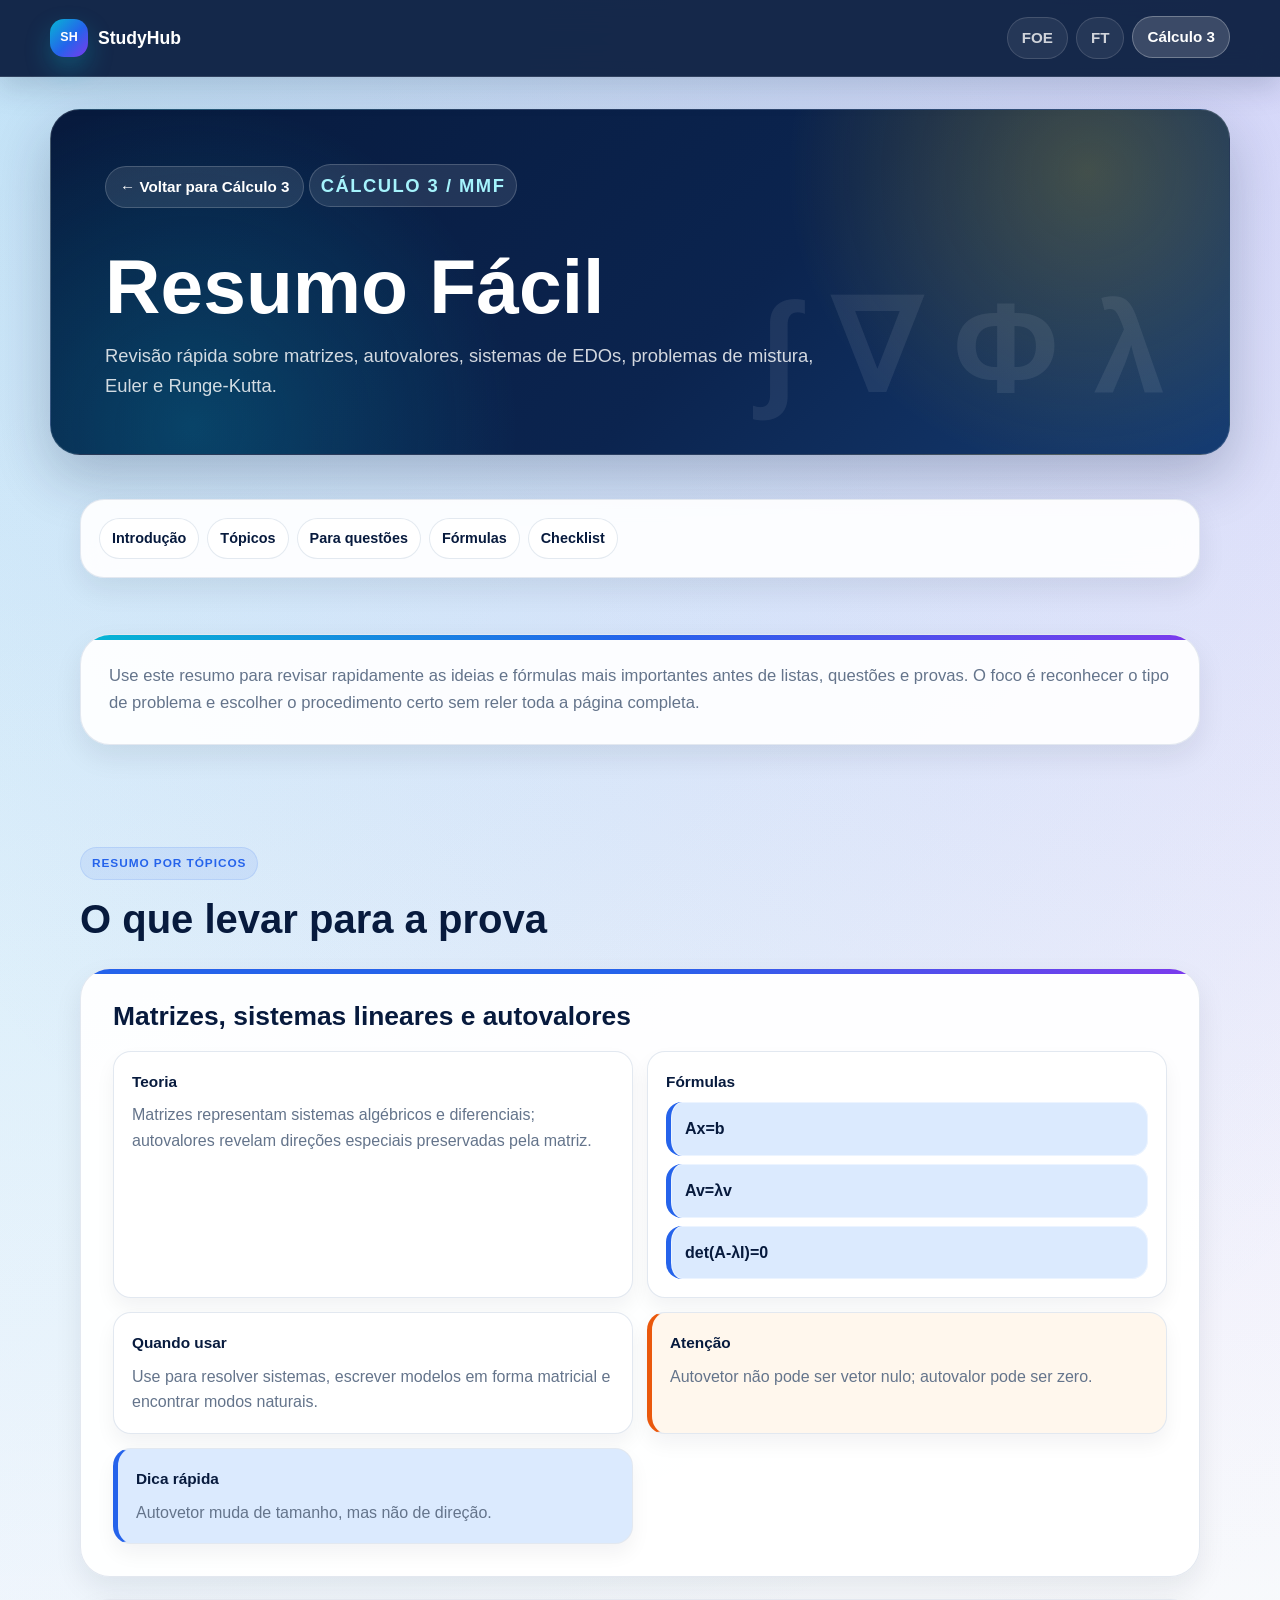
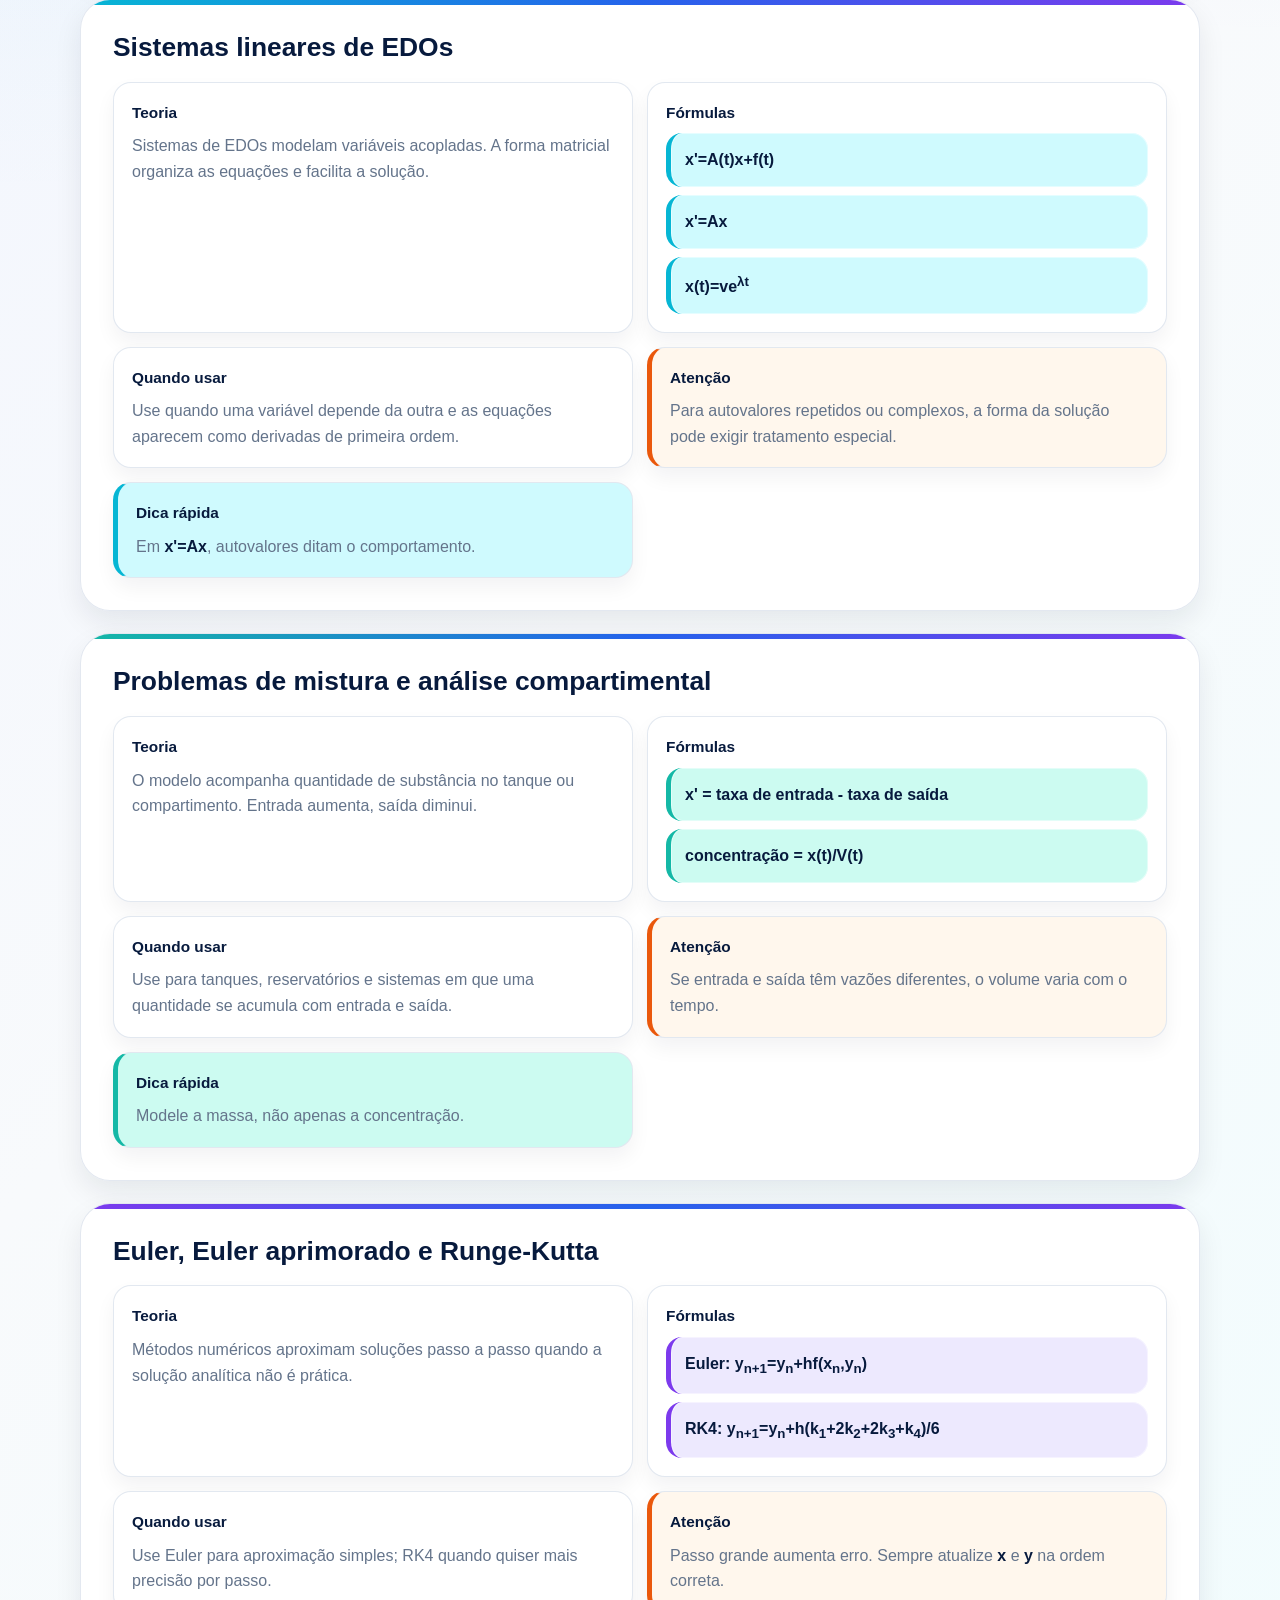
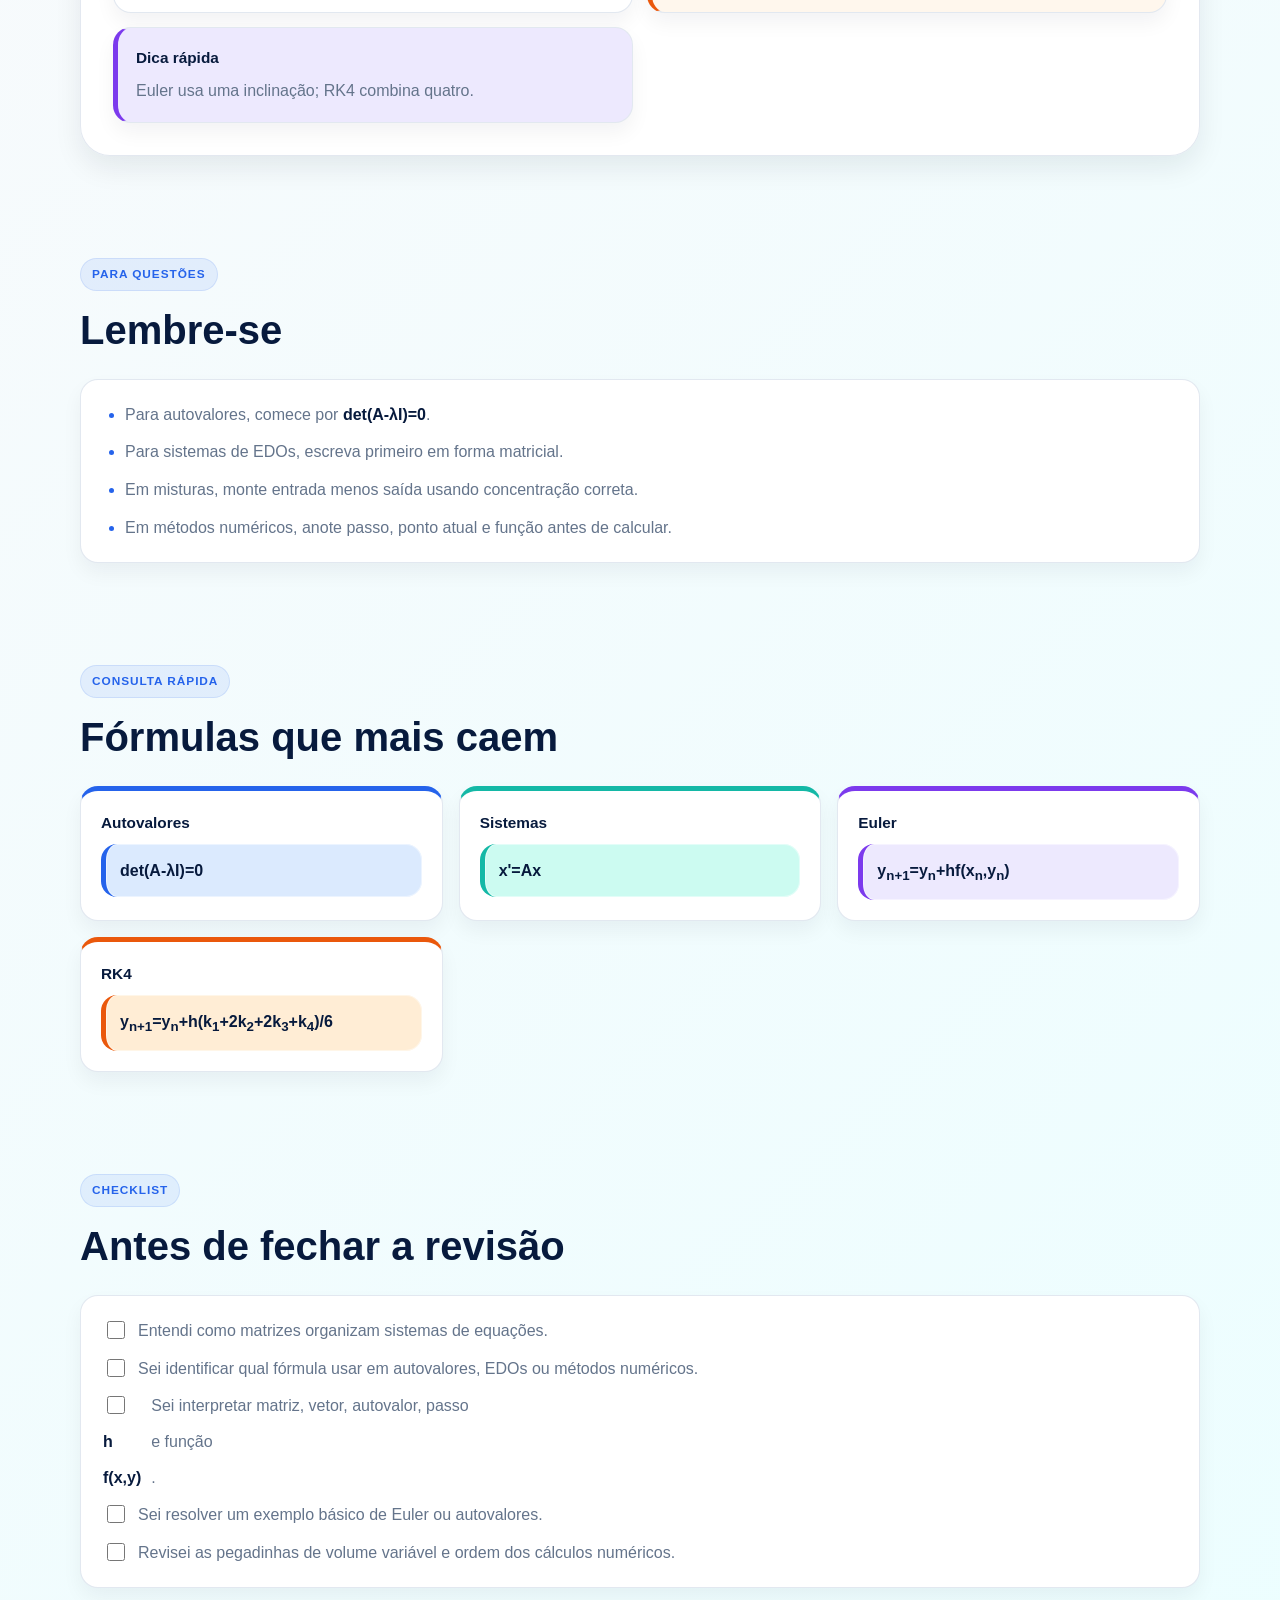
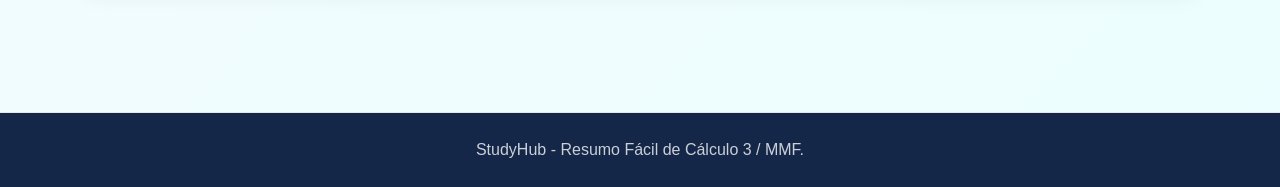
<file: materias/resumos/calculo3-resumo.html>
<!DOCTYPE html>
<html lang="pt-BR">
<head>
  <meta charset="UTF-8">
  <meta name="viewport" content="width=device-width, initial-scale=1.0">
  <title>Resumo Fácil Cálculo 3 | StudyHub</title>
  <link rel="stylesheet" href="../../assets/css/style.css">
</head>
<body>
  <header class="site-header">
    <nav class="navbar" aria-label="Navegação principal">
      <a class="brand" href="../../index.html">StudyHub</a>
      <div class="nav-links">
        <a href="../foe.html">FOE</a>
        <a href="../ft.html">FT</a>
        <a href="../calculo3.html" aria-current="page">Cálculo 3</a>
      </div>
    </nav>
  </header>

  <main class="study-page summary-page">
    <section class="page-title summary-title">
      <a class="nav-button" href="../calculo3.html">&larr; Voltar para Cálculo 3</a>
      <p class="eyebrow">Cálculo 3 / MMF</p>
      <h1>Resumo Fácil</h1>
      <p>
        Revisão rápida sobre matrizes, autovalores, sistemas de EDOs, problemas de mistura,
        Euler e Runge-Kutta.
      </p>
    </section>

    <nav class="jump-nav" aria-label="Navegação do resumo">
      <a href="#introducao">Introdução</a>
      <a href="#topicos">Tópicos</a>
      <a href="#questoes">Para questões</a>
      <a href="#formulas">Fórmulas</a>
      <a href="#checklist">Checklist</a>
    </nav>

    <section class="study-block" id="introducao">
      <div class="lead-panel">
        <p>
          Use este resumo para revisar rapidamente as ideias e fórmulas mais importantes antes
          de listas, questões e provas. O foco é reconhecer o tipo de problema e escolher o
          procedimento certo sem reler toda a página completa.
        </p>
      </div>
    </section>

    <section class="study-block" id="topicos">
      <div class="section-heading">
        <p class="eyebrow">Resumo por tópicos</p>
        <h2>O que levar para a prova</h2>
      </div>

      <div class="easy-topic-list">
        <article class="easy-topic-card">
          <h3>Matrizes, sistemas lineares e autovalores</h3>
          <div class="easy-topic-grid">
            <div>
              <h4>Teoria</h4>
              <p>Matrizes representam sistemas algébricos e diferenciais; autovalores revelam direções especiais preservadas pela matriz.</p>
            </div>
            <div>
              <h4>Fórmulas</h4>
              <p class="formula">Ax=b</p>
              <p class="formula">Av=&lambda;v</p>
              <p class="formula">det(A-&lambda;I)=0</p>
            </div>
            <div>
              <h4>Quando usar</h4>
              <p>Use para resolver sistemas, escrever modelos em forma matricial e encontrar modos naturais.</p>
            </div>
            <div class="attention-box">
              <h4>Atenção</h4>
              <p>Autovetor não pode ser vetor nulo; autovalor pode ser zero.</p>
            </div>
            <div class="memory-tip">
              <h4>Dica rápida</h4>
              <p>Autovetor muda de tamanho, mas não de direção.</p>
            </div>
          </div>
        </article>

        <article class="easy-topic-card">
          <h3>Sistemas lineares de EDOs</h3>
          <div class="easy-topic-grid">
            <div>
              <h4>Teoria</h4>
              <p>Sistemas de EDOs modelam variáveis acopladas. A forma matricial organiza as equações e facilita a solução.</p>
            </div>
            <div>
              <h4>Fórmulas</h4>
              <p class="formula">x'=A(t)x+f(t)</p>
              <p class="formula">x'=Ax</p>
              <p class="formula">x(t)=ve<sup>&lambda;t</sup></p>
            </div>
            <div>
              <h4>Quando usar</h4>
              <p>Use quando uma variável depende da outra e as equações aparecem como derivadas de primeira ordem.</p>
            </div>
            <div class="attention-box">
              <h4>Atenção</h4>
              <p>Para autovalores repetidos ou complexos, a forma da solução pode exigir tratamento especial.</p>
            </div>
            <div class="memory-tip">
              <h4>Dica rápida</h4>
              <p>Em <span class="math">x'=Ax</span>, autovalores ditam o comportamento.</p>
            </div>
          </div>
        </article>

        <article class="easy-topic-card">
          <h3>Problemas de mistura e análise compartimental</h3>
          <div class="easy-topic-grid">
            <div>
              <h4>Teoria</h4>
              <p>O modelo acompanha quantidade de substância no tanque ou compartimento. Entrada aumenta, saída diminui.</p>
            </div>
            <div>
              <h4>Fórmulas</h4>
              <p class="formula">x' = taxa de entrada - taxa de saída</p>
              <p class="formula">concentração = x(t)/V(t)</p>
            </div>
            <div>
              <h4>Quando usar</h4>
              <p>Use para tanques, reservatórios e sistemas em que uma quantidade se acumula com entrada e saída.</p>
            </div>
            <div class="attention-box">
              <h4>Atenção</h4>
              <p>Se entrada e saída têm vazões diferentes, o volume varia com o tempo.</p>
            </div>
            <div class="memory-tip">
              <h4>Dica rápida</h4>
              <p>Modele a massa, não apenas a concentração.</p>
            </div>
          </div>
        </article>

        <article class="easy-topic-card">
          <h3>Euler, Euler aprimorado e Runge-Kutta</h3>
          <div class="easy-topic-grid">
            <div>
              <h4>Teoria</h4>
              <p>Métodos numéricos aproximam soluções passo a passo quando a solução analítica não é prática.</p>
            </div>
            <div>
              <h4>Fórmulas</h4>
              <p class="formula">Euler: y<sub>n+1</sub>=y<sub>n</sub>+hf(x<sub>n</sub>,y<sub>n</sub>)</p>
              <p class="formula">RK4: y<sub>n+1</sub>=y<sub>n</sub>+h(k<sub>1</sub>+2k<sub>2</sub>+2k<sub>3</sub>+k<sub>4</sub>)/6</p>
            </div>
            <div>
              <h4>Quando usar</h4>
              <p>Use Euler para aproximação simples; RK4 quando quiser mais precisão por passo.</p>
            </div>
            <div class="attention-box">
              <h4>Atenção</h4>
              <p>Passo grande aumenta erro. Sempre atualize <span class="math">x</span> e <span class="math">y</span> na ordem correta.</p>
            </div>
            <div class="memory-tip">
              <h4>Dica rápida</h4>
              <p>Euler usa uma inclinação; RK4 combina quatro.</p>
            </div>
          </div>
        </article>
      </div>
    </section>

    <section class="study-block" id="questoes">
      <div class="section-heading">
        <p class="eyebrow">Para questões</p>
        <h2>Lembre-se</h2>
      </div>
      <ul class="quick-list">
        <li>Para autovalores, comece por <span class="math">det(A-&lambda;I)=0</span>.</li>
        <li>Para sistemas de EDOs, escreva primeiro em forma matricial.</li>
        <li>Em misturas, monte entrada menos saída usando concentração correta.</li>
        <li>Em métodos numéricos, anote passo, ponto atual e função antes de calcular.</li>
      </ul>
    </section>

    <section class="study-block" id="formulas">
      <div class="section-heading">
        <p class="eyebrow">Consulta rápida</p>
        <h2>Fórmulas que mais caem</h2>
      </div>
      <div class="quick-formula-grid">
        <article><h3>Autovalores</h3><p class="formula">det(A-&lambda;I)=0</p></article>
        <article><h3>Sistemas</h3><p class="formula">x'=Ax</p></article>
        <article><h3>Euler</h3><p class="formula">y<sub>n+1</sub>=y<sub>n</sub>+hf(x<sub>n</sub>,y<sub>n</sub>)</p></article>
        <article><h3>RK4</h3><p class="formula">y<sub>n+1</sub>=y<sub>n</sub>+h(k<sub>1</sub>+2k<sub>2</sub>+2k<sub>3</sub>+k<sub>4</sub>)/6</p></article>
      </div>
    </section>

    <section class="study-block" id="checklist">
      <div class="section-heading">
        <p class="eyebrow">Checklist</p>
        <h2>Antes de fechar a revisão</h2>
      </div>
      <div class="checklist-card">
        <label><input type="checkbox"> Entendi como matrizes organizam sistemas de equações.</label>
        <label><input type="checkbox"> Sei identificar qual fórmula usar em autovalores, EDOs ou métodos numéricos.</label>
        <label><input type="checkbox"> Sei interpretar matriz, vetor, autovalor, passo <span class="math">h</span> e função <span class="math">f(x,y)</span>.</label>
        <label><input type="checkbox"> Sei resolver um exemplo básico de Euler ou autovalores.</label>
        <label><input type="checkbox"> Revisei as pegadinhas de volume variável e ordem dos cálculos numéricos.</label>
      </div>
    </section>
  </main>

  <button class="back-to-top" type="button" aria-label="Voltar ao topo">&uarr;</button>

  <footer class="site-footer">
    <p>StudyHub - Resumo Fácil de Cálculo 3 / MMF.</p>
  </footer>

  <script src="../../assets/js/main.js"></script>
</body>
</html>
</file>
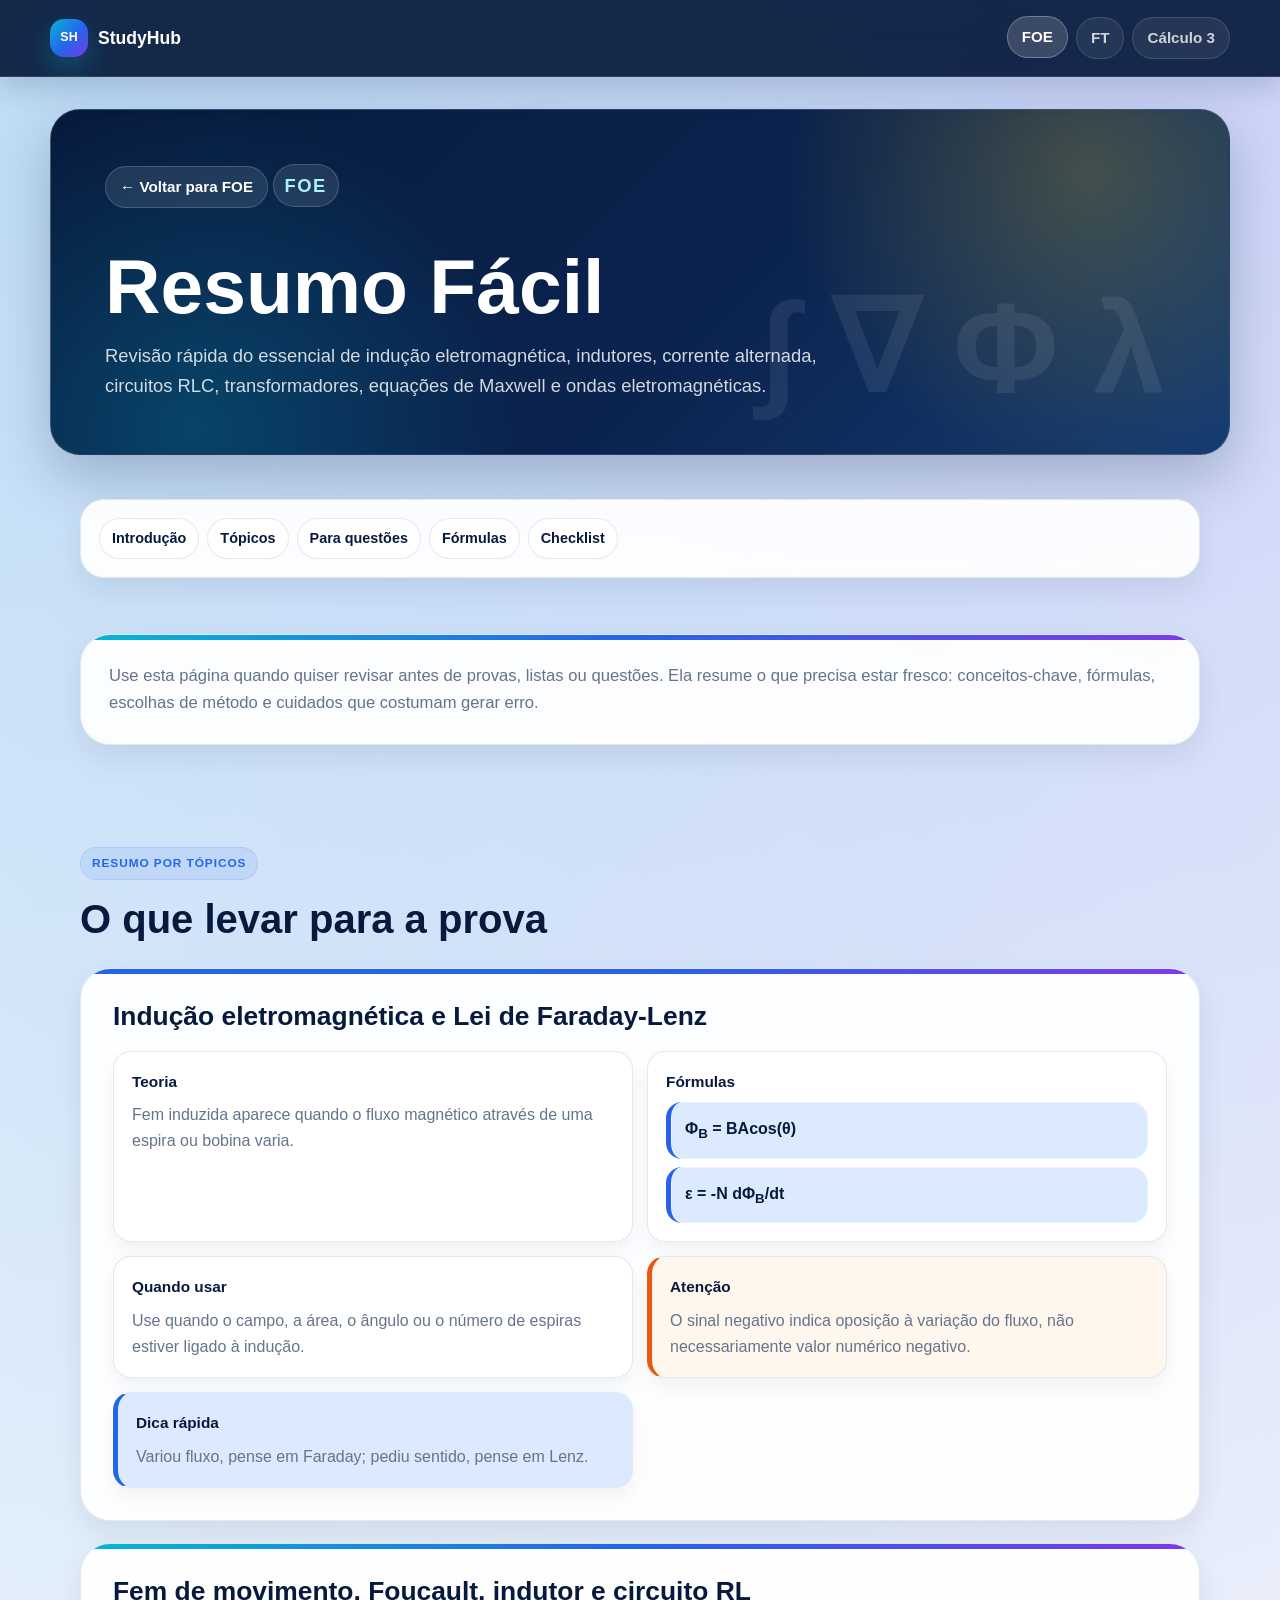
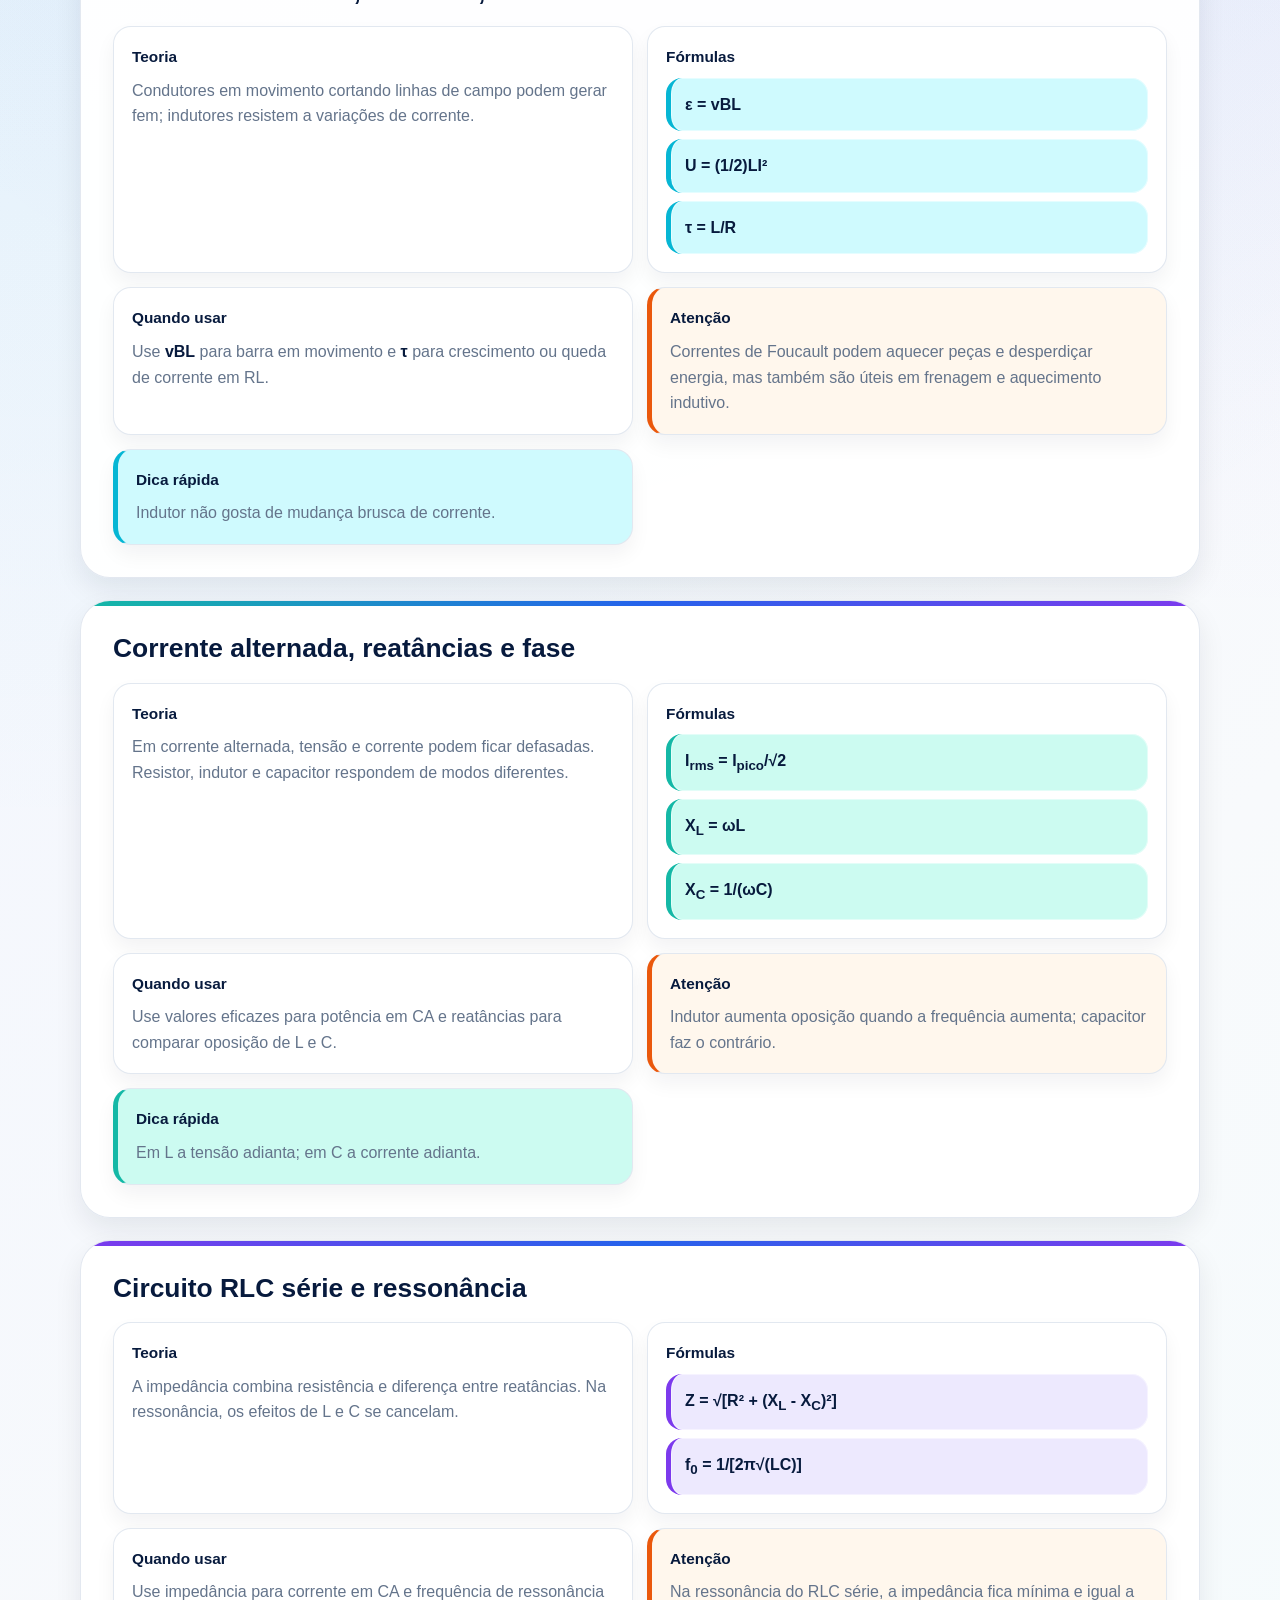
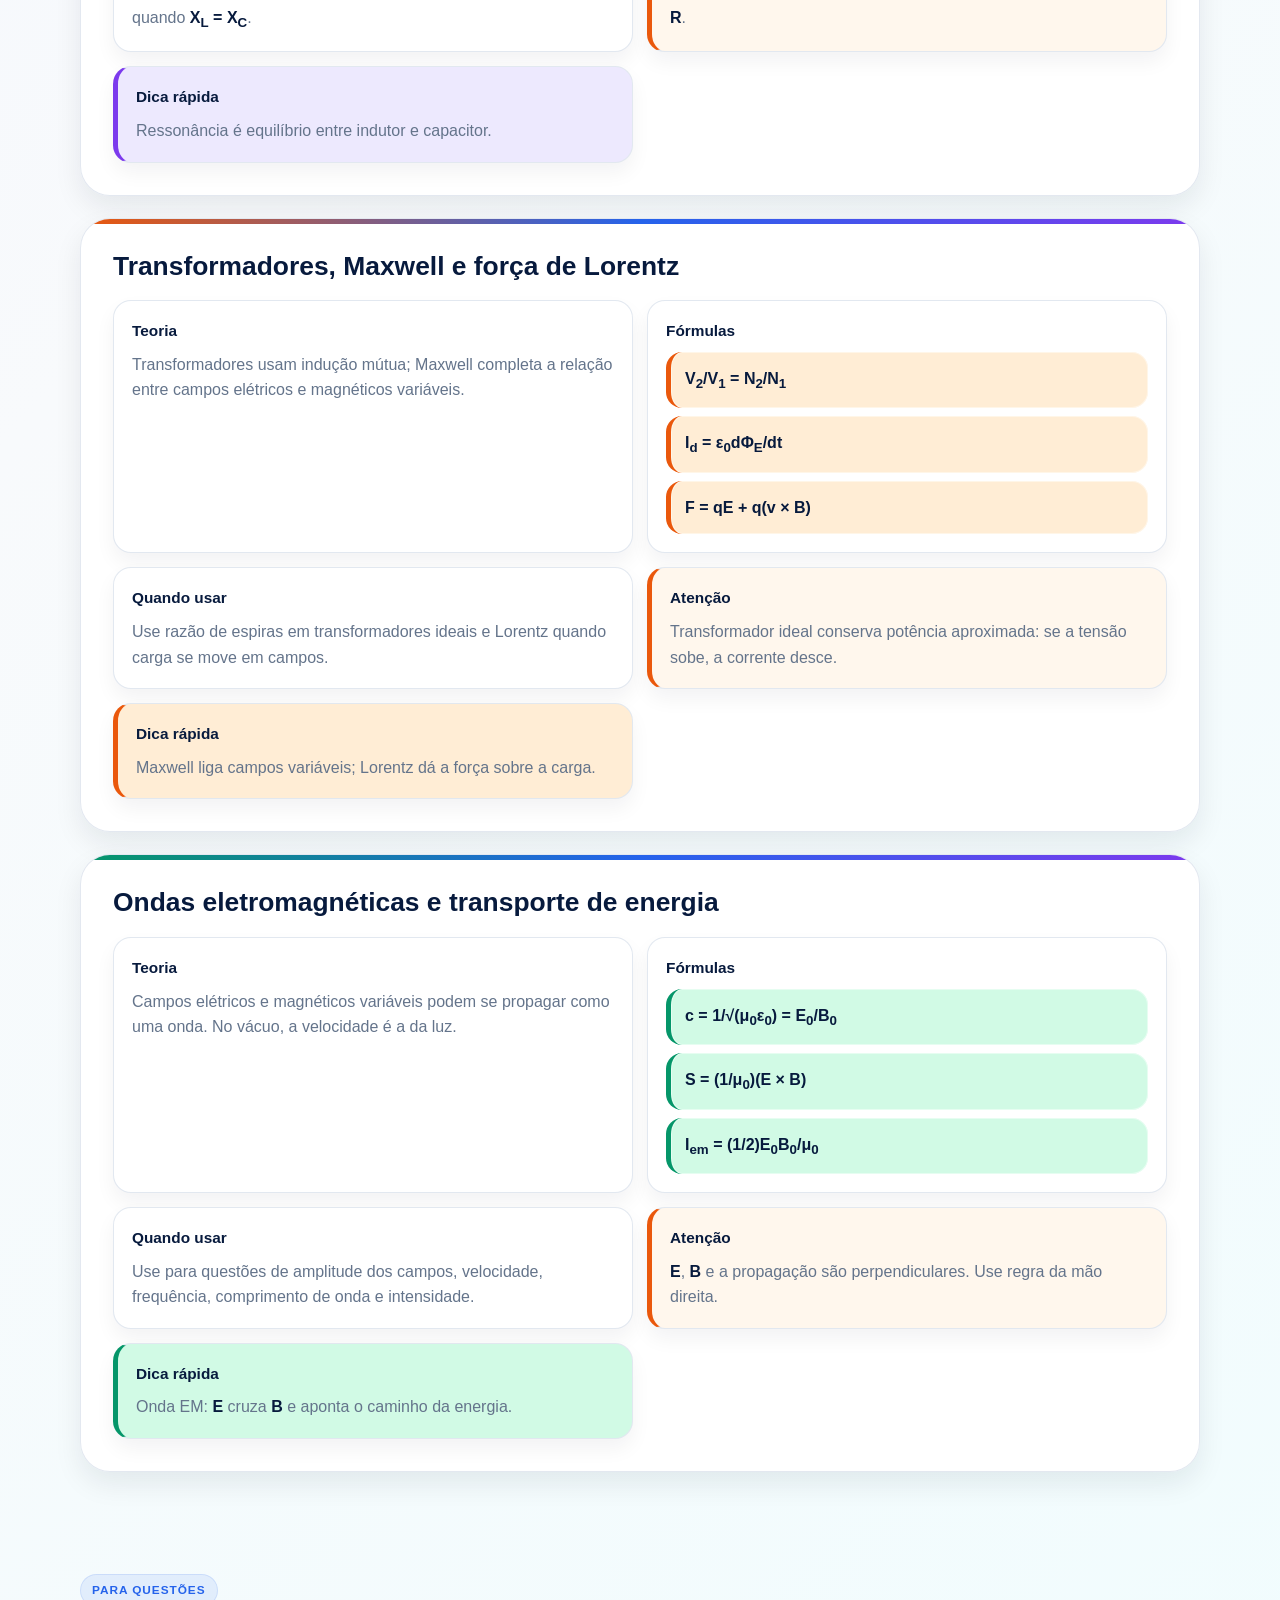
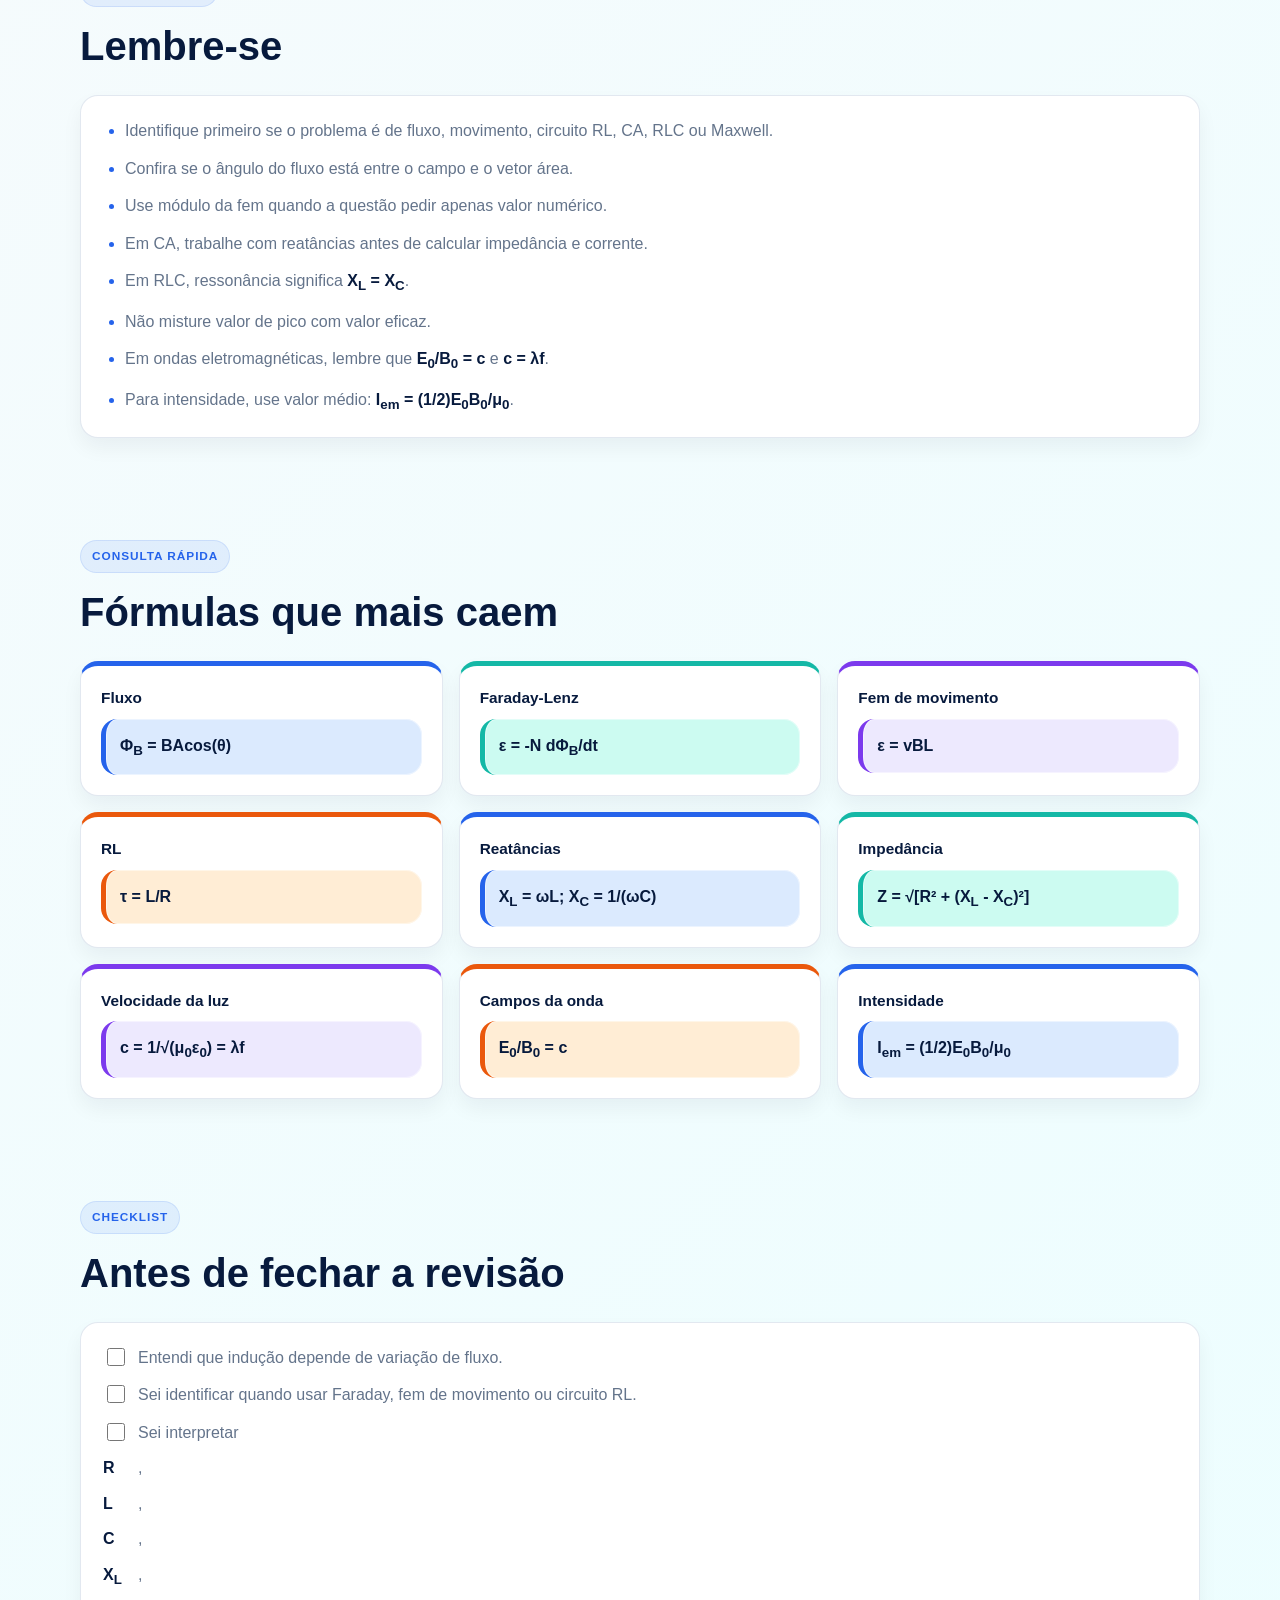
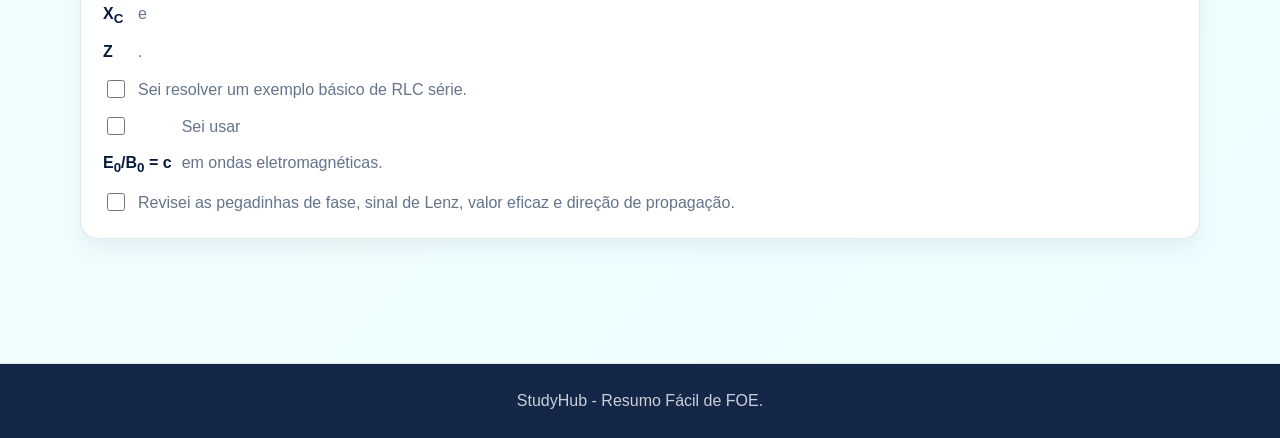
<file: materias/resumos/foe-resumo.html>
<!DOCTYPE html>
<html lang="pt-BR">
<head>
  <meta charset="UTF-8">
  <meta name="viewport" content="width=device-width, initial-scale=1.0">
  <title>Resumo Fácil FOE | StudyHub</title>
  <link rel="stylesheet" href="../../assets/css/style.css">
</head>
<body>
  <header class="site-header">
    <nav class="navbar" aria-label="Navegação principal">
      <a class="brand" href="../../index.html">StudyHub</a>
      <div class="nav-links">
        <a href="../foe.html" aria-current="page">FOE</a>
        <a href="../ft.html">FT</a>
        <a href="../calculo3.html">Cálculo 3</a>
      </div>
    </nav>
  </header>

  <main class="study-page summary-page">
    <section class="page-title summary-title">
      <a class="nav-button" href="../foe.html">&larr; Voltar para FOE</a>
      <p class="eyebrow">FOE</p>
      <h1>Resumo Fácil</h1>
      <p>
        Revisão rápida do essencial de indução eletromagnética, indutores, corrente alternada,
        circuitos RLC, transformadores, equações de Maxwell e ondas eletromagnéticas.
      </p>
    </section>

    <nav class="jump-nav" aria-label="Navegação do resumo">
      <a href="#introducao">Introdução</a>
      <a href="#topicos">Tópicos</a>
      <a href="#questoes">Para questões</a>
      <a href="#formulas">Fórmulas</a>
      <a href="#checklist">Checklist</a>
    </nav>

    <section class="study-block" id="introducao">
      <div class="lead-panel">
        <p>
          Use esta página quando quiser revisar antes de provas, listas ou questões. Ela resume
          o que precisa estar fresco: conceitos-chave, fórmulas, escolhas de método e cuidados
          que costumam gerar erro.
        </p>
      </div>
    </section>

    <section class="study-block" id="topicos">
      <div class="section-heading">
        <p class="eyebrow">Resumo por tópicos</p>
        <h2>O que levar para a prova</h2>
      </div>

      <div class="easy-topic-list">
        <article class="easy-topic-card">
          <h3>Indução eletromagnética e Lei de Faraday-Lenz</h3>
          <div class="easy-topic-grid">
            <div>
              <h4>Teoria</h4>
              <p>Fem induzida aparece quando o fluxo magnético através de uma espira ou bobina varia.</p>
            </div>
            <div>
              <h4>Fórmulas</h4>
              <p class="formula">&Phi;<sub>B</sub> = BAcos(&theta;)</p>
              <p class="formula">&epsilon; = -N d&Phi;<sub>B</sub>/dt</p>
            </div>
            <div>
              <h4>Quando usar</h4>
              <p>Use quando o campo, a área, o ângulo ou o número de espiras estiver ligado à indução.</p>
            </div>
            <div class="attention-box">
              <h4>Atenção</h4>
              <p>O sinal negativo indica oposição à variação do fluxo, não necessariamente valor numérico negativo.</p>
            </div>
            <div class="memory-tip">
              <h4>Dica rápida</h4>
              <p>Variou fluxo, pense em Faraday; pediu sentido, pense em Lenz.</p>
            </div>
          </div>
        </article>

        <article class="easy-topic-card">
          <h3>Fem de movimento, Foucault, indutor e circuito RL</h3>
          <div class="easy-topic-grid">
            <div>
              <h4>Teoria</h4>
              <p>Condutores em movimento cortando linhas de campo podem gerar fem; indutores resistem a variações de corrente.</p>
            </div>
            <div>
              <h4>Fórmulas</h4>
              <p class="formula">&epsilon; = vBL</p>
              <p class="formula">U = (1/2)LI²</p>
              <p class="formula">&tau; = L/R</p>
            </div>
            <div>
              <h4>Quando usar</h4>
              <p>Use <span class="math">vBL</span> para barra em movimento e <span class="math">&tau;</span> para crescimento ou queda de corrente em RL.</p>
            </div>
            <div class="attention-box">
              <h4>Atenção</h4>
              <p>Correntes de Foucault podem aquecer peças e desperdiçar energia, mas também são úteis em frenagem e aquecimento indutivo.</p>
            </div>
            <div class="memory-tip">
              <h4>Dica rápida</h4>
              <p>Indutor não gosta de mudança brusca de corrente.</p>
            </div>
          </div>
        </article>

        <article class="easy-topic-card">
          <h3>Corrente alternada, reatâncias e fase</h3>
          <div class="easy-topic-grid">
            <div>
              <h4>Teoria</h4>
              <p>Em corrente alternada, tensão e corrente podem ficar defasadas. Resistor, indutor e capacitor respondem de modos diferentes.</p>
            </div>
            <div>
              <h4>Fórmulas</h4>
              <p class="formula">I<sub>rms</sub> = I<sub>pico</sub>/&radic;2</p>
              <p class="formula">X<sub>L</sub> = &omega;L</p>
              <p class="formula">X<sub>C</sub> = 1/(&omega;C)</p>
            </div>
            <div>
              <h4>Quando usar</h4>
              <p>Use valores eficazes para potência em CA e reatâncias para comparar oposição de L e C.</p>
            </div>
            <div class="attention-box">
              <h4>Atenção</h4>
              <p>Indutor aumenta oposição quando a frequência aumenta; capacitor faz o contrário.</p>
            </div>
            <div class="memory-tip">
              <h4>Dica rápida</h4>
              <p>Em L a tensão adianta; em C a corrente adianta.</p>
            </div>
          </div>
        </article>

        <article class="easy-topic-card">
          <h3>Circuito RLC série e ressonância</h3>
          <div class="easy-topic-grid">
            <div>
              <h4>Teoria</h4>
              <p>A impedância combina resistência e diferença entre reatâncias. Na ressonância, os efeitos de L e C se cancelam.</p>
            </div>
            <div>
              <h4>Fórmulas</h4>
              <p class="formula">Z = &radic;[R² + (X<sub>L</sub> - X<sub>C</sub>)²]</p>
              <p class="formula">f<sub>0</sub> = 1/[2&pi;&radic;(LC)]</p>
            </div>
            <div>
              <h4>Quando usar</h4>
              <p>Use impedância para corrente em CA e frequência de ressonância quando <span class="math">X<sub>L</sub> = X<sub>C</sub></span>.</p>
            </div>
            <div class="attention-box">
              <h4>Atenção</h4>
              <p>Na ressonância do RLC série, a impedância fica mínima e igual a <span class="math">R</span>.</p>
            </div>
            <div class="memory-tip">
              <h4>Dica rápida</h4>
              <p>Ressonância é equilíbrio entre indutor e capacitor.</p>
            </div>
          </div>
        </article>

        <article class="easy-topic-card">
          <h3>Transformadores, Maxwell e força de Lorentz</h3>
          <div class="easy-topic-grid">
            <div>
              <h4>Teoria</h4>
              <p>Transformadores usam indução mútua; Maxwell completa a relação entre campos elétricos e magnéticos variáveis.</p>
            </div>
            <div>
              <h4>Fórmulas</h4>
              <p class="formula">V<sub>2</sub>/V<sub>1</sub> = N<sub>2</sub>/N<sub>1</sub></p>
              <p class="formula">I<sub>d</sub> = &epsilon;<sub>0</sub>d&Phi;<sub>E</sub>/dt</p>
              <p class="formula">F = qE + q(v &times; B)</p>
            </div>
            <div>
              <h4>Quando usar</h4>
              <p>Use razão de espiras em transformadores ideais e Lorentz quando carga se move em campos.</p>
            </div>
            <div class="attention-box">
              <h4>Atenção</h4>
              <p>Transformador ideal conserva potência aproximada: se a tensão sobe, a corrente desce.</p>
            </div>
            <div class="memory-tip">
              <h4>Dica rápida</h4>
              <p>Maxwell liga campos variáveis; Lorentz dá a força sobre a carga.</p>
            </div>
          </div>
        </article>

        <article class="easy-topic-card">
          <h3>Ondas eletromagnéticas e transporte de energia</h3>
          <div class="easy-topic-grid">
            <div>
              <h4>Teoria</h4>
              <p>Campos elétricos e magnéticos variáveis podem se propagar como uma onda. No vácuo, a velocidade é a da luz.</p>
            </div>
            <div>
              <h4>Fórmulas</h4>
              <p class="formula">c = 1/&radic;(&mu;<sub>0</sub>&epsilon;<sub>0</sub>) = E<sub>0</sub>/B<sub>0</sub></p>
              <p class="formula">S = (1/&mu;<sub>0</sub>)(E &times; B)</p>
              <p class="formula">I<sub>em</sub> = (1/2)E<sub>0</sub>B<sub>0</sub>/&mu;<sub>0</sub></p>
            </div>
            <div>
              <h4>Quando usar</h4>
              <p>Use para questões de amplitude dos campos, velocidade, frequência, comprimento de onda e intensidade.</p>
            </div>
            <div class="attention-box">
              <h4>Atenção</h4>
              <p><span class="math">E</span>, <span class="math">B</span> e a propagação são perpendiculares. Use regra da mão direita.</p>
            </div>
            <div class="memory-tip">
              <h4>Dica rápida</h4>
              <p>Onda EM: <span class="math">E</span> cruza <span class="math">B</span> e aponta o caminho da energia.</p>
            </div>
          </div>
        </article>
      </div>
    </section>

    <section class="study-block" id="questoes">
      <div class="section-heading">
        <p class="eyebrow">Para questões</p>
        <h2>Lembre-se</h2>
      </div>
      <ul class="quick-list">
        <li>Identifique primeiro se o problema é de fluxo, movimento, circuito RL, CA, RLC ou Maxwell.</li>
        <li>Confira se o ângulo do fluxo está entre o campo e o vetor área.</li>
        <li>Use módulo da fem quando a questão pedir apenas valor numérico.</li>
        <li>Em CA, trabalhe com reatâncias antes de calcular impedância e corrente.</li>
        <li>Em RLC, ressonância significa <span class="math">X<sub>L</sub> = X<sub>C</sub></span>.</li>
        <li>Não misture valor de pico com valor eficaz.</li>
        <li>Em ondas eletromagnéticas, lembre que <span class="math">E<sub>0</sub>/B<sub>0</sub> = c</span> e <span class="math">c = &lambda;f</span>.</li>
        <li>Para intensidade, use valor médio: <span class="math">I<sub>em</sub> = (1/2)E<sub>0</sub>B<sub>0</sub>/&mu;<sub>0</sub></span>.</li>
      </ul>
    </section>

    <section class="study-block" id="formulas">
      <div class="section-heading">
        <p class="eyebrow">Consulta rápida</p>
        <h2>Fórmulas que mais caem</h2>
      </div>
      <div class="quick-formula-grid">
        <article><h3>Fluxo</h3><p class="formula">&Phi;<sub>B</sub> = BAcos(&theta;)</p></article>
        <article><h3>Faraday-Lenz</h3><p class="formula">&epsilon; = -N d&Phi;<sub>B</sub>/dt</p></article>
        <article><h3>Fem de movimento</h3><p class="formula">&epsilon; = vBL</p></article>
        <article><h3>RL</h3><p class="formula">&tau; = L/R</p></article>
        <article><h3>Reatâncias</h3><p class="formula">X<sub>L</sub> = &omega;L; X<sub>C</sub> = 1/(&omega;C)</p></article>
        <article><h3>Impedância</h3><p class="formula">Z = &radic;[R² + (X<sub>L</sub> - X<sub>C</sub>)²]</p></article>
        <article><h3>Velocidade da luz</h3><p class="formula">c = 1/&radic;(&mu;<sub>0</sub>&epsilon;<sub>0</sub>) = &lambda;f</p></article>
        <article><h3>Campos da onda</h3><p class="formula">E<sub>0</sub>/B<sub>0</sub> = c</p></article>
        <article><h3>Intensidade</h3><p class="formula">I<sub>em</sub> = (1/2)E<sub>0</sub>B<sub>0</sub>/&mu;<sub>0</sub></p></article>
      </div>
    </section>

    <section class="study-block" id="checklist">
      <div class="section-heading">
        <p class="eyebrow">Checklist</p>
        <h2>Antes de fechar a revisão</h2>
      </div>
      <div class="checklist-card">
        <label><input type="checkbox"> Entendi que indução depende de variação de fluxo.</label>
        <label><input type="checkbox"> Sei identificar quando usar Faraday, fem de movimento ou circuito RL.</label>
        <label><input type="checkbox"> Sei interpretar <span class="math">R</span>, <span class="math">L</span>, <span class="math">C</span>, <span class="math">X<sub>L</sub></span>, <span class="math">X<sub>C</sub></span> e <span class="math">Z</span>.</label>
        <label><input type="checkbox"> Sei resolver um exemplo básico de RLC série.</label>
        <label><input type="checkbox"> Sei usar <span class="math">E<sub>0</sub>/B<sub>0</sub> = c</span> em ondas eletromagnéticas.</label>
        <label><input type="checkbox"> Revisei as pegadinhas de fase, sinal de Lenz, valor eficaz e direção de propagação.</label>
      </div>
    </section>
  </main>

  <button class="back-to-top" type="button" aria-label="Voltar ao topo">&uarr;</button>

  <footer class="site-footer">
    <p>StudyHub - Resumo Fácil de FOE.</p>
  </footer>

  <script src="../../assets/js/main.js"></script>
</body>
</html>
</file>
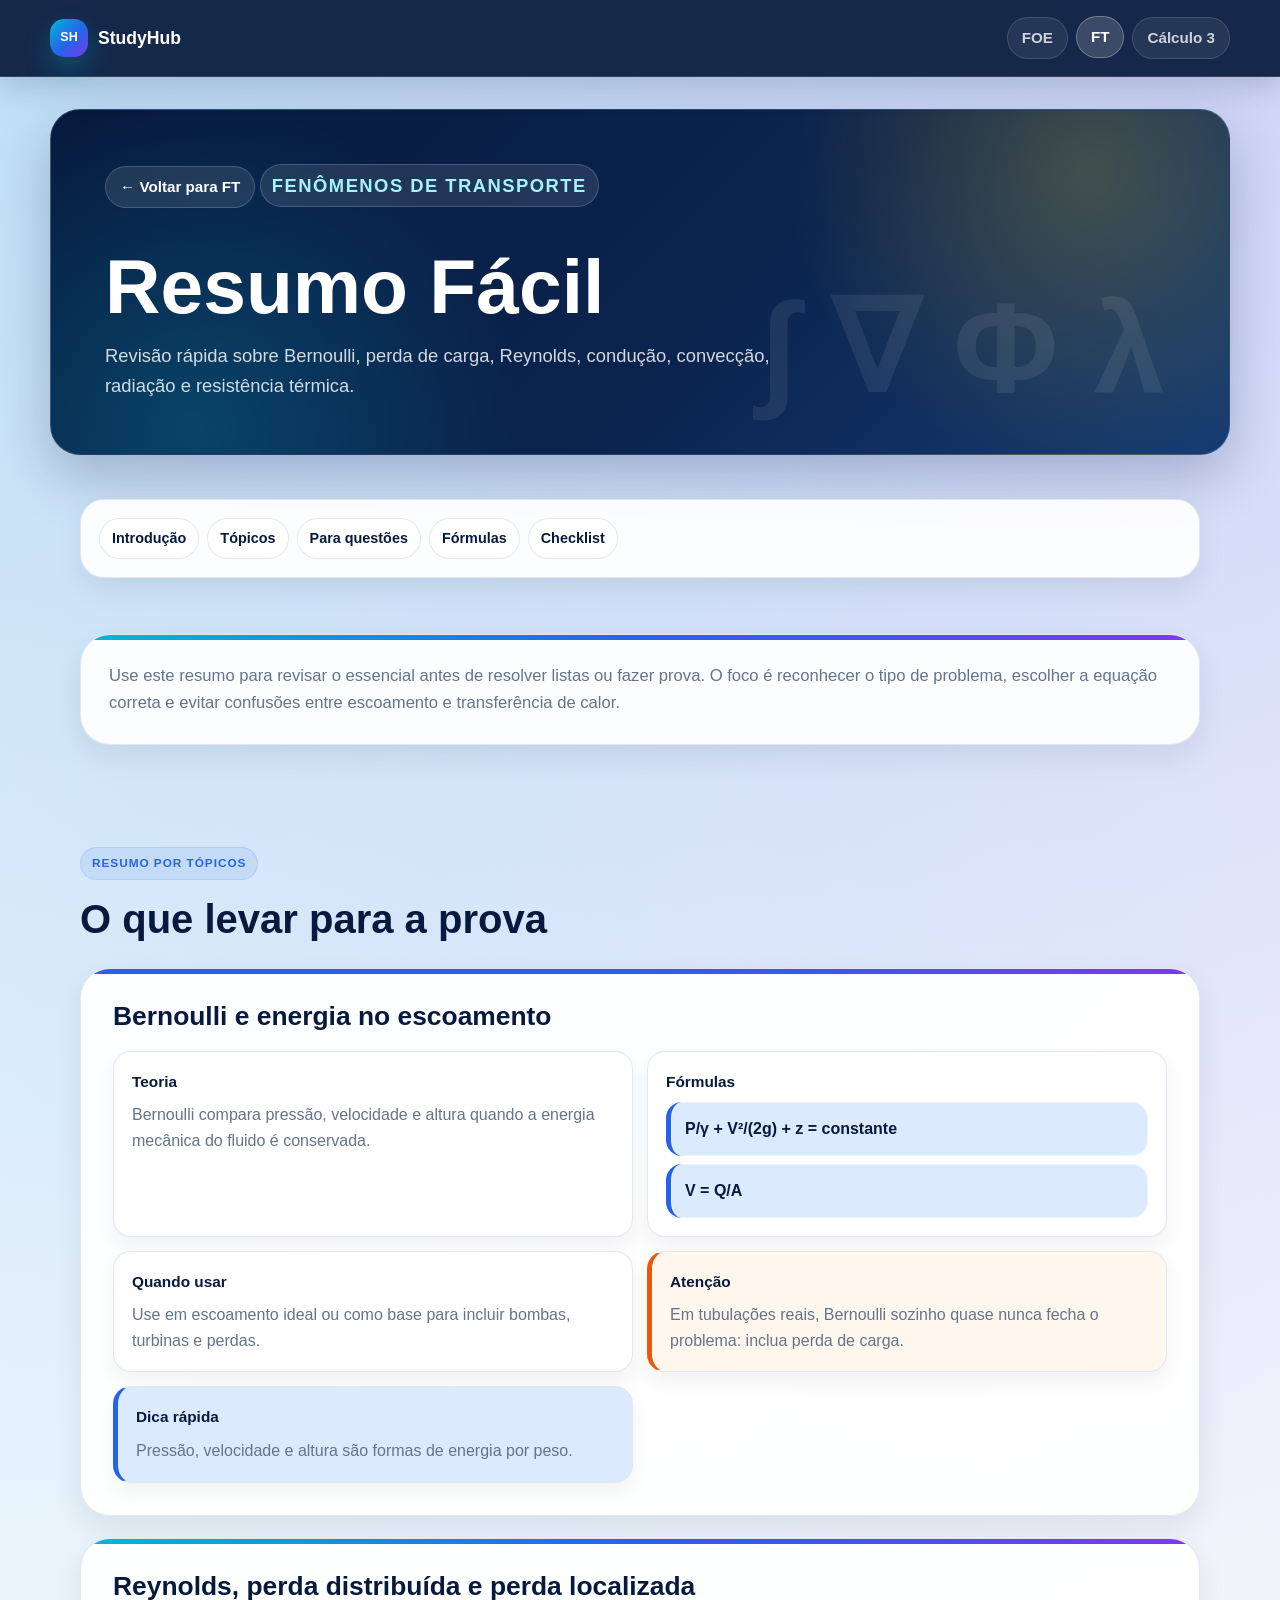
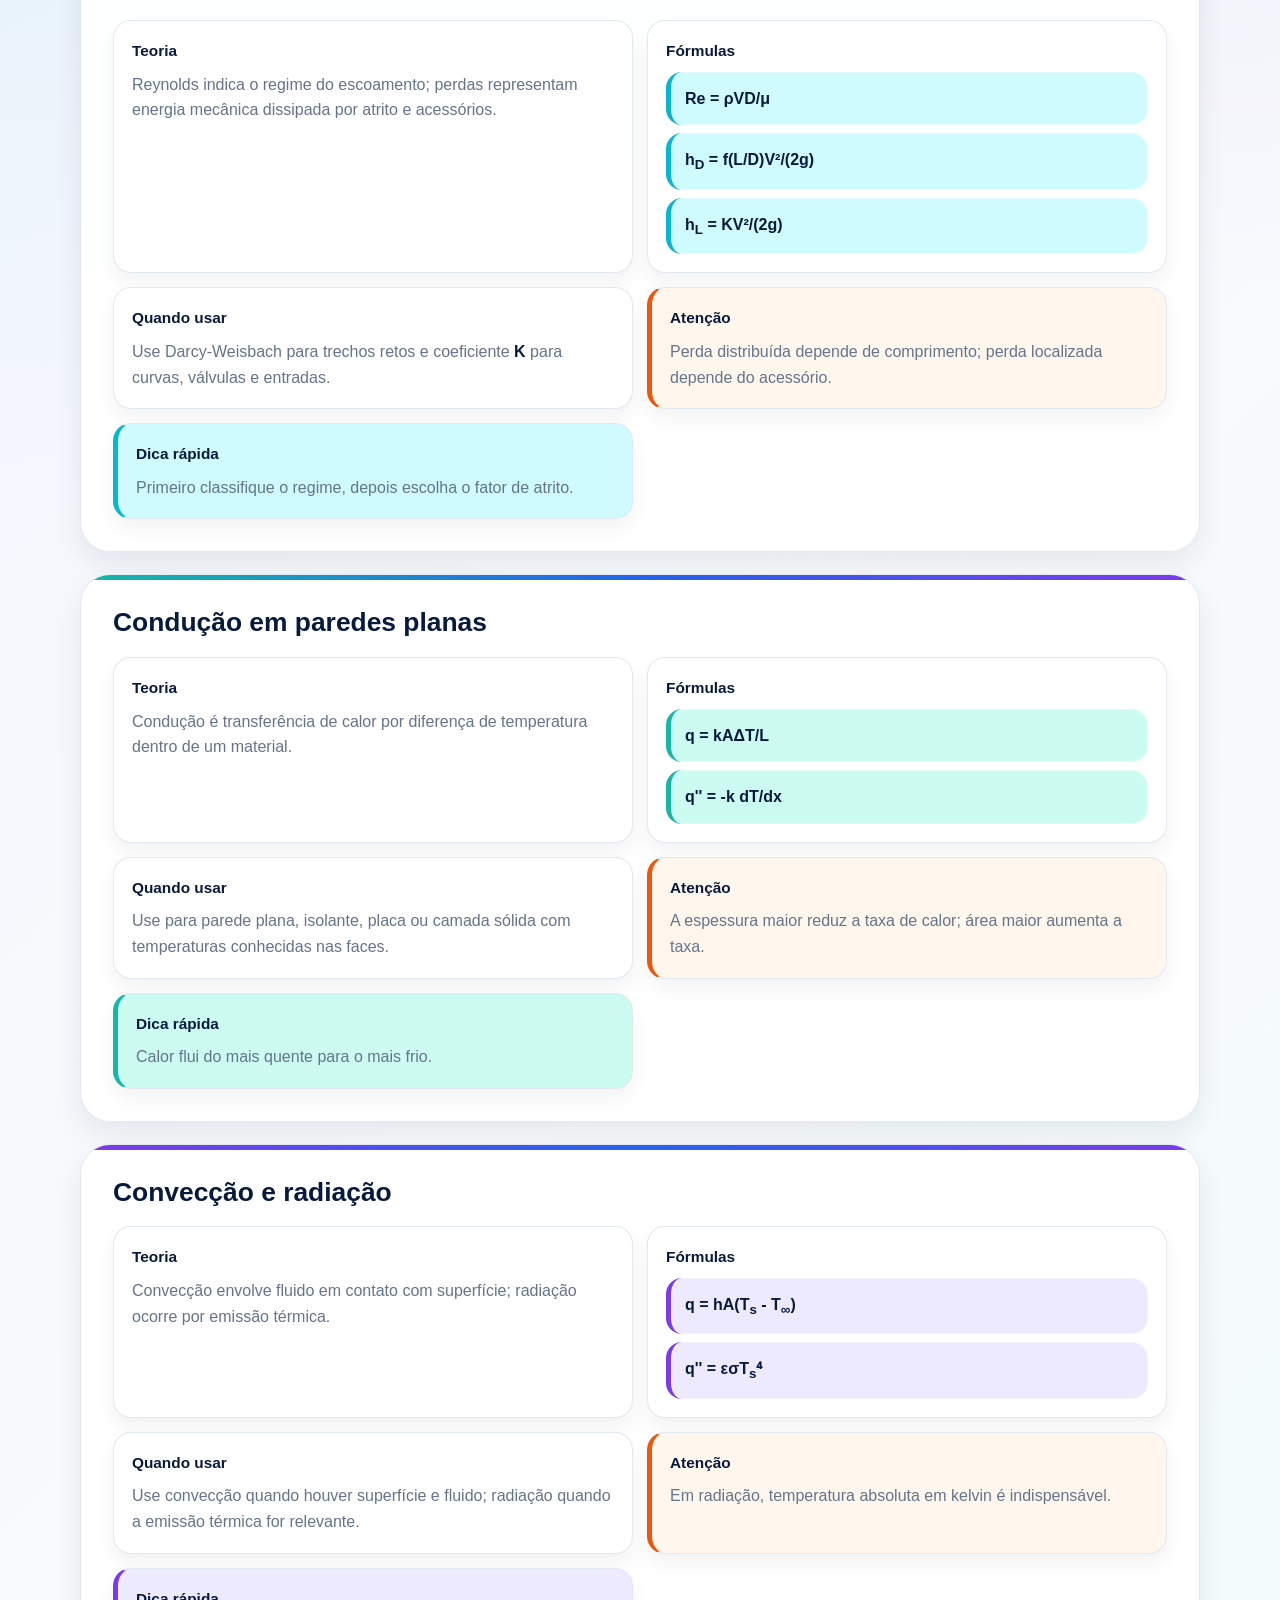
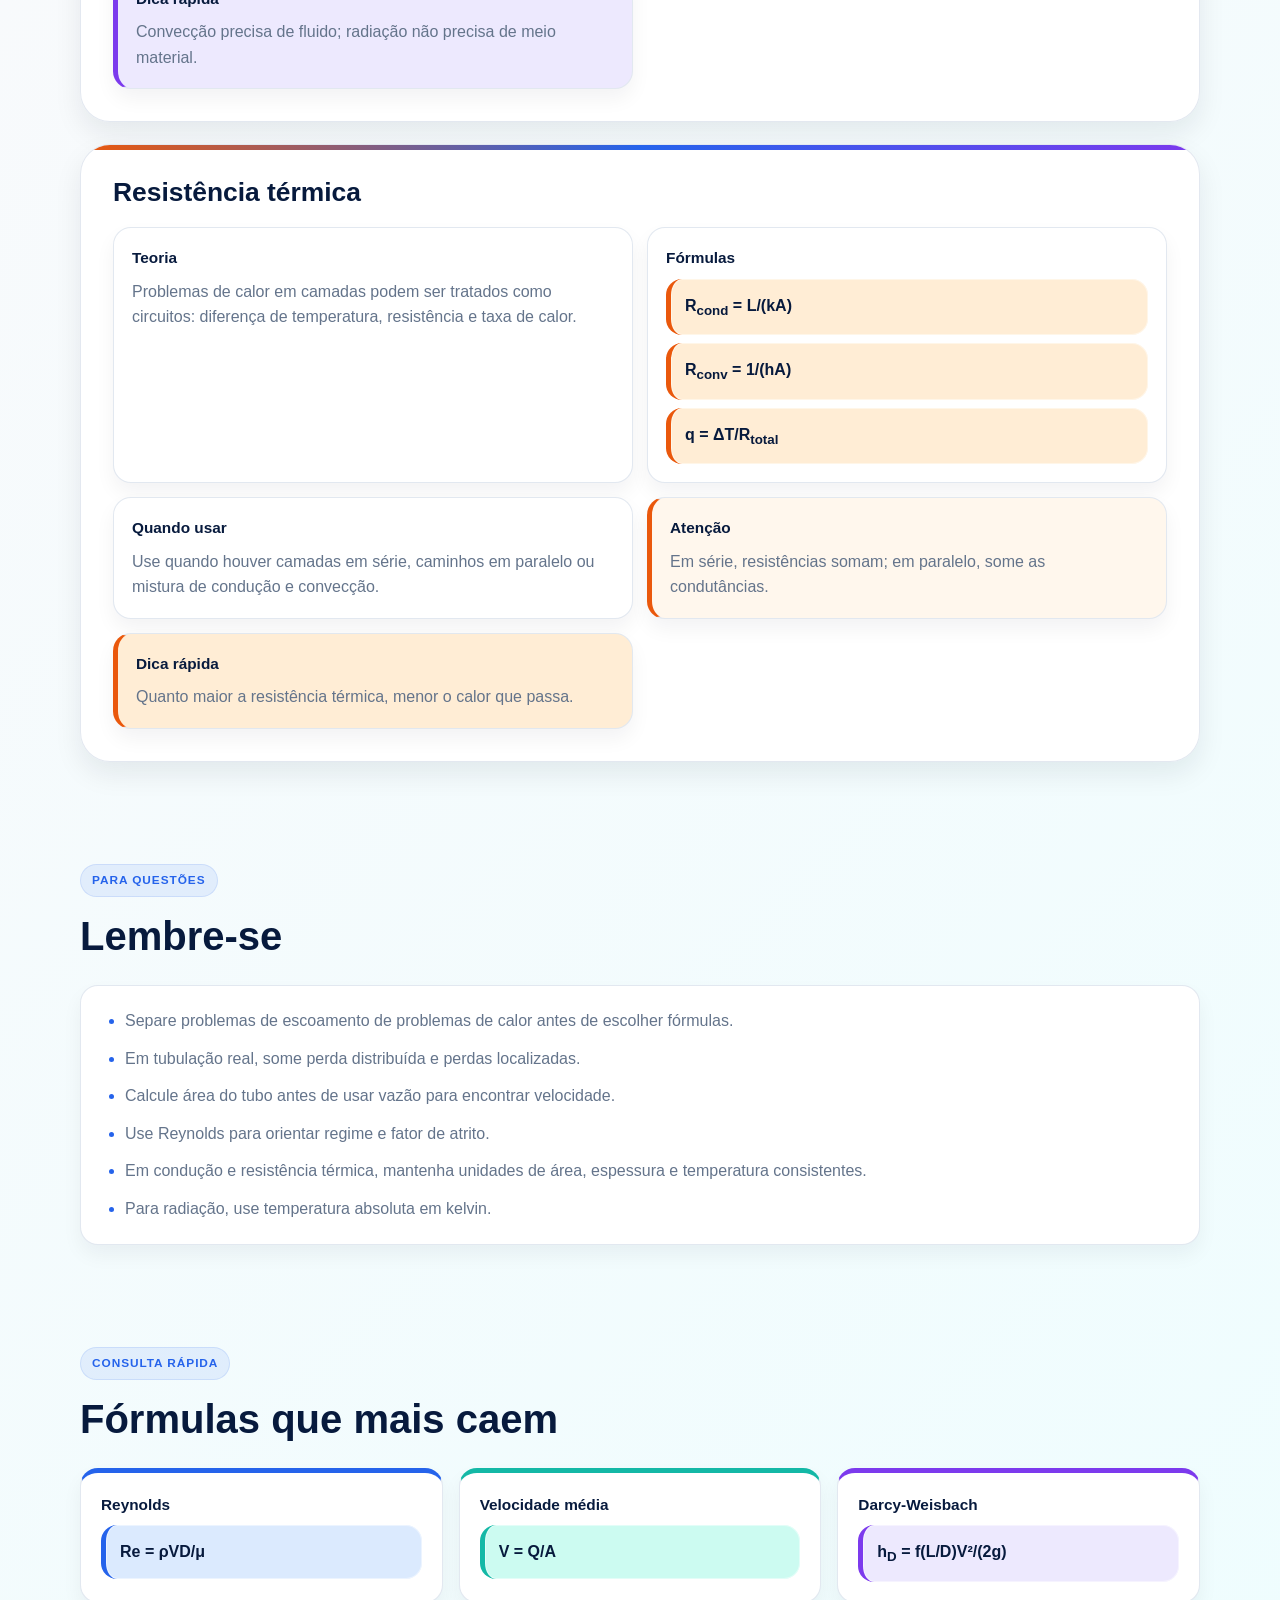
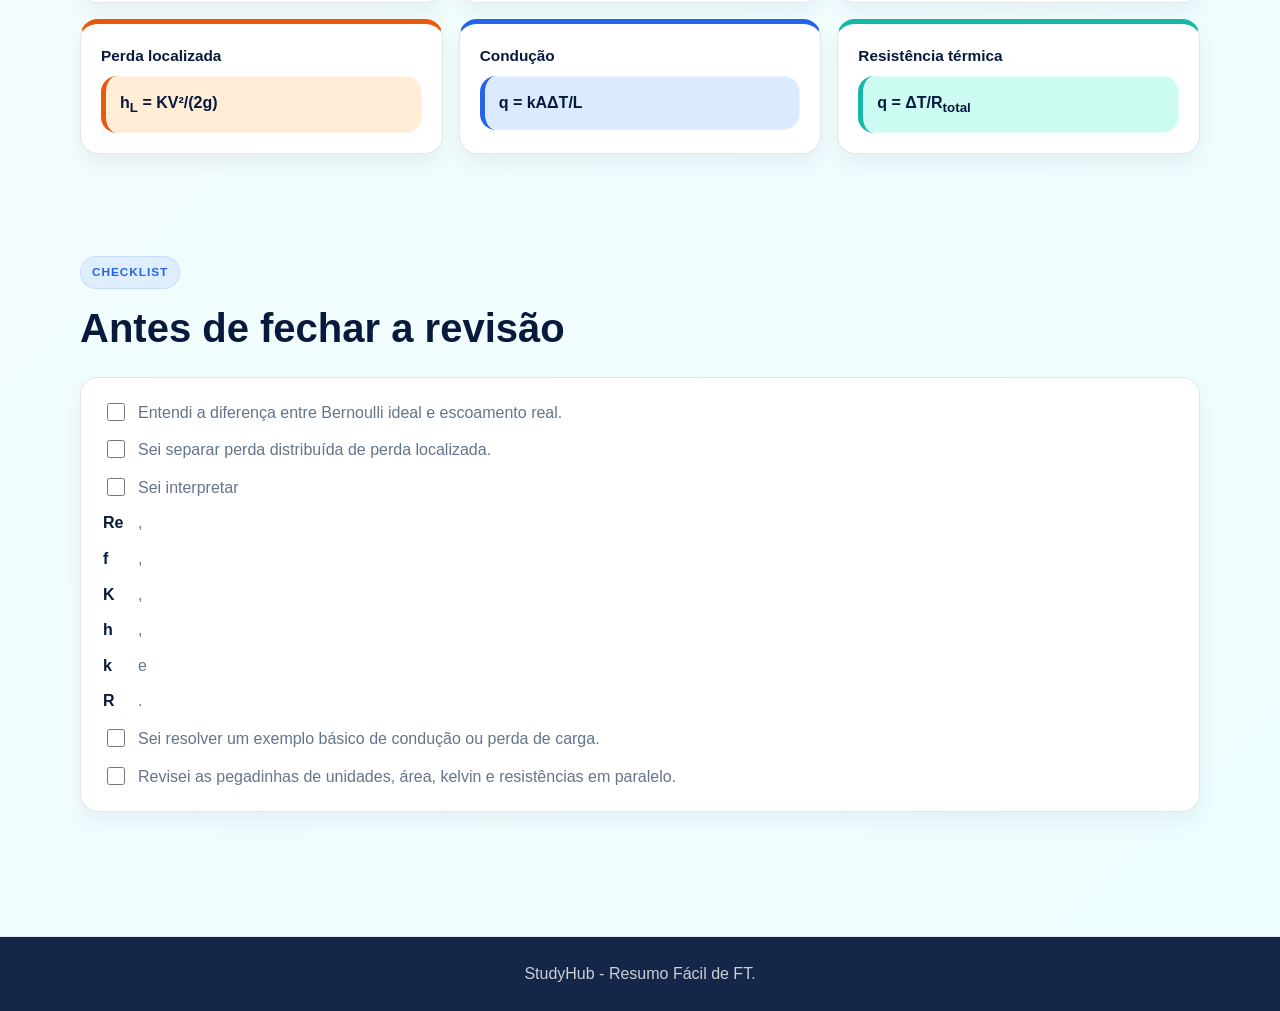
<file: materias/resumos/ft-resumo.html>
<!DOCTYPE html>
<html lang="pt-BR">
<head>
  <meta charset="UTF-8">
  <meta name="viewport" content="width=device-width, initial-scale=1.0">
  <title>Resumo Fácil FT | StudyHub</title>
  <link rel="stylesheet" href="../../assets/css/style.css">
</head>
<body>
  <header class="site-header">
    <nav class="navbar" aria-label="Navegação principal">
      <a class="brand" href="../../index.html">StudyHub</a>
      <div class="nav-links">
        <a href="../foe.html">FOE</a>
        <a href="../ft.html" aria-current="page">FT</a>
        <a href="../calculo3.html">Cálculo 3</a>
      </div>
    </nav>
  </header>

  <main class="study-page summary-page">
    <section class="page-title summary-title">
      <a class="nav-button" href="../ft.html">&larr; Voltar para FT</a>
      <p class="eyebrow">Fenômenos de Transporte</p>
      <h1>Resumo Fácil</h1>
      <p>
        Revisão rápida sobre Bernoulli, perda de carga, Reynolds, condução, convecção,
        radiação e resistência térmica.
      </p>
    </section>

    <nav class="jump-nav" aria-label="Navegação do resumo">
      <a href="#introducao">Introdução</a>
      <a href="#topicos">Tópicos</a>
      <a href="#questoes">Para questões</a>
      <a href="#formulas">Fórmulas</a>
      <a href="#checklist">Checklist</a>
    </nav>

    <section class="study-block" id="introducao">
      <div class="lead-panel">
        <p>
          Use este resumo para revisar o essencial antes de resolver listas ou fazer prova.
          O foco é reconhecer o tipo de problema, escolher a equação correta e evitar
          confusões entre escoamento e transferência de calor.
        </p>
      </div>
    </section>

    <section class="study-block" id="topicos">
      <div class="section-heading">
        <p class="eyebrow">Resumo por tópicos</p>
        <h2>O que levar para a prova</h2>
      </div>

      <div class="easy-topic-list">
        <article class="easy-topic-card">
          <h3>Bernoulli e energia no escoamento</h3>
          <div class="easy-topic-grid">
            <div>
              <h4>Teoria</h4>
              <p>Bernoulli compara pressão, velocidade e altura quando a energia mecânica do fluido é conservada.</p>
            </div>
            <div>
              <h4>Fórmulas</h4>
              <p class="formula">P/&gamma; + V²/(2g) + z = constante</p>
              <p class="formula">V = Q/A</p>
            </div>
            <div>
              <h4>Quando usar</h4>
              <p>Use em escoamento ideal ou como base para incluir bombas, turbinas e perdas.</p>
            </div>
            <div class="attention-box">
              <h4>Atenção</h4>
              <p>Em tubulações reais, Bernoulli sozinho quase nunca fecha o problema: inclua perda de carga.</p>
            </div>
            <div class="memory-tip">
              <h4>Dica rápida</h4>
              <p>Pressão, velocidade e altura são formas de energia por peso.</p>
            </div>
          </div>
        </article>

        <article class="easy-topic-card">
          <h3>Reynolds, perda distribuída e perda localizada</h3>
          <div class="easy-topic-grid">
            <div>
              <h4>Teoria</h4>
              <p>Reynolds indica o regime do escoamento; perdas representam energia mecânica dissipada por atrito e acessórios.</p>
            </div>
            <div>
              <h4>Fórmulas</h4>
              <p class="formula">Re = &rho;VD/&mu;</p>
              <p class="formula">h<sub>D</sub> = f(L/D)V²/(2g)</p>
              <p class="formula">h<sub>L</sub> = KV²/(2g)</p>
            </div>
            <div>
              <h4>Quando usar</h4>
              <p>Use Darcy-Weisbach para trechos retos e coeficiente <span class="math">K</span> para curvas, válvulas e entradas.</p>
            </div>
            <div class="attention-box">
              <h4>Atenção</h4>
              <p>Perda distribuída depende de comprimento; perda localizada depende do acessório.</p>
            </div>
            <div class="memory-tip">
              <h4>Dica rápida</h4>
              <p>Primeiro classifique o regime, depois escolha o fator de atrito.</p>
            </div>
          </div>
        </article>

        <article class="easy-topic-card">
          <h3>Condução em paredes planas</h3>
          <div class="easy-topic-grid">
            <div>
              <h4>Teoria</h4>
              <p>Condução é transferência de calor por diferença de temperatura dentro de um material.</p>
            </div>
            <div>
              <h4>Fórmulas</h4>
              <p class="formula">q = kA&Delta;T/L</p>
              <p class="formula">q'' = -k dT/dx</p>
            </div>
            <div>
              <h4>Quando usar</h4>
              <p>Use para parede plana, isolante, placa ou camada sólida com temperaturas conhecidas nas faces.</p>
            </div>
            <div class="attention-box">
              <h4>Atenção</h4>
              <p>A espessura maior reduz a taxa de calor; área maior aumenta a taxa.</p>
            </div>
            <div class="memory-tip">
              <h4>Dica rápida</h4>
              <p>Calor flui do mais quente para o mais frio.</p>
            </div>
          </div>
        </article>

        <article class="easy-topic-card">
          <h3>Convecção e radiação</h3>
          <div class="easy-topic-grid">
            <div>
              <h4>Teoria</h4>
              <p>Convecção envolve fluido em contato com superfície; radiação ocorre por emissão térmica.</p>
            </div>
            <div>
              <h4>Fórmulas</h4>
              <p class="formula">q = hA(T<sub>s</sub> - T<sub>&infin;</sub>)</p>
              <p class="formula">q'' = &epsilon;&sigma;T<sub>s</sub>⁴</p>
            </div>
            <div>
              <h4>Quando usar</h4>
              <p>Use convecção quando houver superfície e fluido; radiação quando a emissão térmica for relevante.</p>
            </div>
            <div class="attention-box">
              <h4>Atenção</h4>
              <p>Em radiação, temperatura absoluta em kelvin é indispensável.</p>
            </div>
            <div class="memory-tip">
              <h4>Dica rápida</h4>
              <p>Convecção precisa de fluido; radiação não precisa de meio material.</p>
            </div>
          </div>
        </article>

        <article class="easy-topic-card">
          <h3>Resistência térmica</h3>
          <div class="easy-topic-grid">
            <div>
              <h4>Teoria</h4>
              <p>Problemas de calor em camadas podem ser tratados como circuitos: diferença de temperatura, resistência e taxa de calor.</p>
            </div>
            <div>
              <h4>Fórmulas</h4>
              <p class="formula">R<sub>cond</sub> = L/(kA)</p>
              <p class="formula">R<sub>conv</sub> = 1/(hA)</p>
              <p class="formula">q = &Delta;T/R<sub>total</sub></p>
            </div>
            <div>
              <h4>Quando usar</h4>
              <p>Use quando houver camadas em série, caminhos em paralelo ou mistura de condução e convecção.</p>
            </div>
            <div class="attention-box">
              <h4>Atenção</h4>
              <p>Em série, resistências somam; em paralelo, some as condutâncias.</p>
            </div>
            <div class="memory-tip">
              <h4>Dica rápida</h4>
              <p>Quanto maior a resistência térmica, menor o calor que passa.</p>
            </div>
          </div>
        </article>
      </div>
    </section>

    <section class="study-block" id="questoes">
      <div class="section-heading">
        <p class="eyebrow">Para questões</p>
        <h2>Lembre-se</h2>
      </div>
      <ul class="quick-list">
        <li>Separe problemas de escoamento de problemas de calor antes de escolher fórmulas.</li>
        <li>Em tubulação real, some perda distribuída e perdas localizadas.</li>
        <li>Calcule área do tubo antes de usar vazão para encontrar velocidade.</li>
        <li>Use Reynolds para orientar regime e fator de atrito.</li>
        <li>Em condução e resistência térmica, mantenha unidades de área, espessura e temperatura consistentes.</li>
        <li>Para radiação, use temperatura absoluta em kelvin.</li>
      </ul>
    </section>

    <section class="study-block" id="formulas">
      <div class="section-heading">
        <p class="eyebrow">Consulta rápida</p>
        <h2>Fórmulas que mais caem</h2>
      </div>
      <div class="quick-formula-grid">
        <article><h3>Reynolds</h3><p class="formula">Re = &rho;VD/&mu;</p></article>
        <article><h3>Velocidade média</h3><p class="formula">V = Q/A</p></article>
        <article><h3>Darcy-Weisbach</h3><p class="formula">h<sub>D</sub> = f(L/D)V²/(2g)</p></article>
        <article><h3>Perda localizada</h3><p class="formula">h<sub>L</sub> = KV²/(2g)</p></article>
        <article><h3>Condução</h3><p class="formula">q = kA&Delta;T/L</p></article>
        <article><h3>Resistência térmica</h3><p class="formula">q = &Delta;T/R<sub>total</sub></p></article>
      </div>
    </section>

    <section class="study-block" id="checklist">
      <div class="section-heading">
        <p class="eyebrow">Checklist</p>
        <h2>Antes de fechar a revisão</h2>
      </div>
      <div class="checklist-card">
        <label><input type="checkbox"> Entendi a diferença entre Bernoulli ideal e escoamento real.</label>
        <label><input type="checkbox"> Sei separar perda distribuída de perda localizada.</label>
        <label><input type="checkbox"> Sei interpretar <span class="math">Re</span>, <span class="math">f</span>, <span class="math">K</span>, <span class="math">h</span>, <span class="math">k</span> e <span class="math">R</span>.</label>
        <label><input type="checkbox"> Sei resolver um exemplo básico de condução ou perda de carga.</label>
        <label><input type="checkbox"> Revisei as pegadinhas de unidades, área, kelvin e resistências em paralelo.</label>
      </div>
    </section>
  </main>

  <button class="back-to-top" type="button" aria-label="Voltar ao topo">&uarr;</button>

  <footer class="site-footer">
    <p>StudyHub - Resumo Fácil de FT.</p>
  </footer>

  <script src="../../assets/js/main.js"></script>
</body>
</html>
</file>
<file: assets/css/style.css>
:root {
  --bg: #f5f7fb;
  --surface: #ffffff;
  --surface-soft: #eef4f8;
  --text: #172033;
  --muted: #5d6b82;
  --primary: #1d6f8f;
  --primary-dark: #124c62;
  --accent: #2f9e7e;
  --border: #d9e2ec;
  --shadow: 0 18px 45px rgba(23, 32, 51, 0.12);
}

* {
  box-sizing: border-box;
}

html {
  scroll-behavior: smooth;
}

body {
  margin: 0;
  min-height: 100vh;
  background: var(--bg);
  color: var(--text);
  font-family: Arial, Helvetica, sans-serif;
  line-height: 1.6;
}

a {
  color: inherit;
  text-decoration: none;
}

.site-header {
  position: sticky;
  top: 0;
  z-index: 10;
  background: rgba(255, 255, 255, 0.92);
  border-bottom: 1px solid var(--border);
  backdrop-filter: blur(14px);
}

.navbar {
  width: min(1120px, calc(100% - 32px));
  margin: 0 auto;
  min-height: 72px;
  display: flex;
  align-items: center;
  justify-content: space-between;
  gap: 24px;
}

.brand {
  font-size: 1.1rem;
  font-weight: 800;
  color: var(--primary-dark);
}

.nav-links {
  display: flex;
  align-items: center;
  gap: 8px;
  flex-wrap: wrap;
}

.nav-links a,
.nav-button {
  display: inline-flex;
  align-items: center;
  justify-content: center;
  min-height: 40px;
  padding: 8px 14px;
  border: 1px solid transparent;
  border-radius: 8px;
  color: var(--muted);
  font-size: 0.95rem;
  font-weight: 700;
  transition: color 180ms ease, background 180ms ease, border-color 180ms ease, transform 180ms ease;
}

.nav-links a:hover,
.nav-links a[aria-current="page"],
.nav-button:hover {
  background: var(--surface-soft);
  border-color: var(--border);
  color: var(--primary-dark);
  transform: translateY(-1px);
}

.hero {
  min-height: 420px;
  display: grid;
  align-items: center;
  background:
    linear-gradient(120deg, rgba(18, 76, 98, 0.92), rgba(29, 111, 143, 0.82)),
    radial-gradient(circle at 78% 24%, rgba(47, 158, 126, 0.48), transparent 32%),
    #124c62;
  color: #ffffff;
}

.hero-content,
.section,
.page-title,
.content-layout {
  width: min(1120px, calc(100% - 32px));
  margin: 0 auto;
}

.hero-content {
  padding: 72px 0;
}

.hero h1,
.page-title h1 {
  max-width: 820px;
  margin: 10px 0 16px;
  font-size: clamp(2.4rem, 6vw, 5rem);
  line-height: 1;
}

.hero p,
.page-title p {
  max-width: 720px;
  margin: 0;
  font-size: 1.08rem;
}

.eyebrow {
  margin: 0;
  color: var(--accent);
  font-size: 0.78rem;
  font-weight: 800;
  letter-spacing: 0;
  text-transform: uppercase;
}

.hero .eyebrow {
  color: #b8f4dc;
}

.subjects-section {
  padding: 64px 0 80px;
}

.section-heading {
  margin-bottom: 24px;
}

.section-heading h2 {
  margin: 6px 0 0;
  font-size: clamp(1.7rem, 4vw, 2.5rem);
  line-height: 1.15;
}

.cards-grid {
  display: grid;
  grid-template-columns: repeat(3, minmax(0, 1fr));
  gap: 18px;
}

.subject-card,
.study-section {
  background: var(--surface);
  border: 1px solid var(--border);
  border-radius: 8px;
  box-shadow: 0 10px 30px rgba(23, 32, 51, 0.06);
}

.subject-card {
  min-height: 230px;
  display: flex;
  flex-direction: column;
  justify-content: space-between;
  padding: 24px;
  transition: border-color 180ms ease, box-shadow 180ms ease, transform 180ms ease;
}

.subject-card:hover,
.subject-card.is-active {
  border-color: rgba(29, 111, 143, 0.45);
  box-shadow: var(--shadow);
  transform: translateY(-5px);
}

.card-code {
  width: fit-content;
  padding: 6px 10px;
  border-radius: 8px;
  background: var(--surface-soft);
  color: var(--primary-dark);
  font-size: 0.82rem;
  font-weight: 800;
}

.subject-card h3 {
  margin: 26px 0 10px;
  font-size: 1.35rem;
  line-height: 1.2;
}

.subject-card p,
.study-section p,
.study-section li {
  color: var(--muted);
}

.page-title {
  padding: 54px 0 34px;
}

.page-title .nav-button {
  margin-bottom: 28px;
  background: var(--surface);
  border-color: var(--border);
}

.content-layout {
  display: grid;
  grid-template-columns: repeat(2, minmax(0, 1fr));
  gap: 18px;
  padding-bottom: 72px;
}

.study-section {
  padding: 24px;
}

.study-section h2 {
  margin: 0 0 12px;
  color: var(--primary-dark);
  font-size: 1.25rem;
}

.study-section p {
  margin: 0;
}

.study-section ul {
  margin: 0;
  padding-left: 20px;
}

.back-to-top {
  position: fixed;
  right: 20px;
  bottom: 20px;
  width: 44px;
  height: 44px;
  border: 0;
  border-radius: 8px;
  background: var(--primary);
  color: #ffffff;
  cursor: pointer;
  font-size: 1.2rem;
  font-weight: 800;
  opacity: 0;
  pointer-events: none;
  transform: translateY(10px);
  transition: opacity 180ms ease, transform 180ms ease, background 180ms ease;
}

.back-to-top.is-visible {
  opacity: 1;
  pointer-events: auto;
  transform: translateY(0);
}

.back-to-top:hover {
  background: var(--primary-dark);
}

.site-footer {
  border-top: 1px solid var(--border);
  background: #ffffff;
  color: var(--muted);
  text-align: center;
  padding: 24px 16px;
}

.site-footer p {
  margin: 0;
}

.study-page {
  padding-bottom: 24px;
}

.study-block {
  width: min(1120px, calc(100% - 32px));
  margin: 0 auto;
  padding: 36px 0;
  scroll-margin-top: 112px;
}

.jump-nav {
  position: sticky;
  top: 73px;
  z-index: 8;
  width: min(1120px, calc(100% - 32px));
  margin: 0 auto 20px;
  padding: 10px;
  display: flex;
  gap: 8px;
  overflow-x: auto;
  background: rgba(245, 247, 251, 0.9);
  border: 1px solid var(--border);
  border-radius: 8px;
  backdrop-filter: blur(12px);
}

.jump-nav a {
  flex: 0 0 auto;
  padding: 8px 12px;
  border-radius: 8px;
  color: var(--primary-dark);
  font-size: 0.9rem;
  font-weight: 800;
  transition: background 180ms ease, color 180ms ease;
}

.jump-nav a:hover {
  background: var(--surface);
  color: var(--primary);
}

.lead-panel {
  padding: 28px;
  background: var(--surface);
  border: 1px solid var(--border);
  border-left: 5px solid var(--accent);
  border-radius: 8px;
  box-shadow: 0 10px 30px rgba(23, 32, 51, 0.06);
}

.lead-panel p {
  margin: 0;
  color: var(--muted);
  font-size: 1.04rem;
}

.lead-panel p + p {
  margin-top: 14px;
}

.concept-grid,
.visual-grid,
.example-grid {
  display: grid;
  grid-template-columns: repeat(3, minmax(0, 1fr));
  gap: 18px;
  margin-top: 18px;
}

.topic-list,
.formula-grid,
.answer-key {
  display: grid;
  grid-template-columns: repeat(2, minmax(0, 1fr));
  gap: 18px;
}

.summary-grid {
  display: grid;
  grid-template-columns: repeat(4, minmax(0, 1fr));
  gap: 14px;
}

.info-card,
.topic-card,
.visual-panel,
.formula-card,
.example-card,
.answer-card,
.summary-grid p {
  background: var(--surface);
  border: 1px solid var(--border);
  border-radius: 8px;
  box-shadow: 0 10px 30px rgba(23, 32, 51, 0.06);
}

.info-card,
.topic-card,
.visual-panel,
.formula-card,
.example-card,
.answer-card {
  padding: 22px;
}

.info-card h3,
.topic-card h3,
.visual-panel h3,
.formula-card h3,
.example-card h3,
.answer-key h3,
.answer-card h4 {
  margin: 0 0 10px;
  color: var(--primary-dark);
  line-height: 1.25;
}

.info-card p,
.topic-card p,
.visual-panel p,
.formula-card p,
.example-card p,
.answer-card p,
.question-list li,
.example-card li,
.summary-grid p {
  color: var(--muted);
}

.topic-card p,
.visual-panel p,
.formula-card p,
.example-card p,
.answer-card p,
.summary-grid p {
  margin: 0;
}

.math,
.formula {
  color: var(--text);
  font-family: "Courier New", Courier, monospace;
  font-weight: 700;
}

.formula {
  margin: 12px 0;
  padding: 14px;
  overflow-x: auto;
  background: #fff8e8;
  border: 1px solid #f0d38a;
  border-radius: 8px;
  font-size: 1rem;
  white-space: nowrap;
}

.flow-diagram {
  display: grid;
  grid-template-columns: 1fr auto 1fr auto 1fr;
  align-items: center;
  gap: 10px;
  margin: 16px 0;
}

.flow-diagram span:not(.flow-arrow) {
  min-height: 70px;
  display: grid;
  place-items: center;
  padding: 12px;
  background: var(--surface-soft);
  border: 1px solid var(--border);
  border-radius: 8px;
  color: var(--primary-dark);
  font-weight: 800;
  text-align: center;
}

.flow-arrow {
  color: var(--accent);
  font-size: 1.5rem;
  font-weight: 800;
}

.phase-board {
  display: grid;
  gap: 10px;
  margin-top: 16px;
}

.phase-board div {
  display: grid;
  grid-template-columns: 48px 1fr;
  align-items: center;
  gap: 12px;
  padding: 12px;
  background: var(--surface-soft);
  border: 1px solid var(--border);
  border-radius: 8px;
}

.phase-board strong {
  display: grid;
  place-items: center;
  width: 44px;
  height: 44px;
  background: var(--primary-dark);
  border-radius: 8px;
  color: #ffffff;
}

.phase-board span {
  color: var(--muted);
  font-weight: 700;
}

.resonance-sketch {
  position: relative;
  min-height: 180px;
  margin: 18px 0;
  background:
    linear-gradient(to right, transparent 49%, rgba(47, 158, 126, 0.22) 49%, rgba(47, 158, 126, 0.22) 51%, transparent 51%),
    linear-gradient(to top, #dbe5ee 1px, transparent 1px),
    linear-gradient(to right, #dbe5ee 1px, transparent 1px);
  background-size: 100% 100%, 100% 40px, 40px 100%;
  border: 1px solid var(--border);
  border-radius: 8px;
  overflow: hidden;
}

.resonance-sketch::before,
.resonance-sketch::after {
  content: "";
  position: absolute;
  background: var(--primary-dark);
}

.resonance-sketch::before {
  left: 28px;
  bottom: 28px;
  width: calc(100% - 52px);
  height: 2px;
}

.resonance-sketch::after {
  left: 28px;
  bottom: 28px;
  width: 2px;
  height: calc(100% - 52px);
}

.curve {
  position: absolute;
  left: 20%;
  right: 20%;
  bottom: 30px;
  height: 120px;
  border-top: 5px solid var(--accent);
  border-radius: 50% 50% 0 0;
}

.axis,
.peak-label {
  position: absolute;
  color: var(--primary-dark);
  font-weight: 800;
}

.y-axis {
  left: 12px;
  top: 12px;
}

.x-axis {
  right: 14px;
  bottom: 8px;
}

.peak-label {
  left: calc(50% - 10px);
  bottom: 34px;
  padding: 2px 6px;
  background: #ffffff;
  border: 1px solid var(--border);
  border-radius: 8px;
}

.example-card ol,
.question-list {
  margin: 14px 0 0;
  padding-left: 22px;
}

.example-card li + li,
.question-list li + li {
  margin-top: 10px;
}

.result {
  margin-top: 14px !important;
  padding: 12px;
  background: #eaf7f2;
  border: 1px solid #b8dfd0;
  border-radius: 8px;
  color: var(--primary-dark) !important;
  font-weight: 800;
}

.summary-grid p {
  padding: 18px;
}

.question-list {
  padding: 24px 24px 24px 46px;
  background: var(--surface);
  border: 1px solid var(--border);
  border-radius: 8px;
  box-shadow: 0 10px 30px rgba(23, 32, 51, 0.06);
}

.answer-key {
  margin-top: 18px;
}

.answer-key h3 {
  grid-column: 1 / -1;
  margin-top: 0;
}

.learning-path {
  display: grid;
  grid-template-columns: repeat(5, minmax(0, 1fr));
  gap: 12px;
}

.learning-path a {
  min-height: 70px;
  display: flex;
  align-items: center;
  padding: 14px;
  background: var(--surface);
  border: 1px solid var(--border);
  border-radius: 8px;
  color: var(--primary-dark);
  font-weight: 800;
  box-shadow: 0 10px 30px rgba(23, 32, 51, 0.06);
  transition: border-color 180ms ease, box-shadow 180ms ease, transform 180ms ease;
}

.learning-path a:hover {
  border-color: rgba(29, 111, 143, 0.45);
  box-shadow: var(--shadow);
  transform: translateY(-3px);
}

.lesson-topic {
  margin-top: 22px;
  padding: 28px;
  background: var(--surface);
  border: 1px solid var(--border);
  border-radius: 8px;
  box-shadow: 0 12px 34px rgba(23, 32, 51, 0.07);
  scroll-margin-top: 126px;
}

.topic-header {
  display: flex;
  align-items: center;
  gap: 16px;
  padding-bottom: 18px;
  border-bottom: 1px solid var(--border);
}

.topic-number {
  width: 54px;
  height: 54px;
  display: grid;
  place-items: center;
  flex: 0 0 auto;
  background: var(--primary-dark);
  border-radius: 8px;
  color: #ffffff;
  font-weight: 800;
}

.topic-header h3 {
  margin: 4px 0 0;
  color: var(--text);
  font-size: clamp(1.35rem, 3vw, 2rem);
  line-height: 1.15;
}

.topic-content {
  display: grid;
  grid-template-columns: minmax(0, 1.35fr) minmax(280px, 0.65fr);
  gap: 22px;
  margin-top: 22px;
}

.topic-explanation p,
.formula-panel li,
.topic-example p,
.topic-example li,
.compare-block p,
.exam-card li,
.quiz-feedback p {
  color: var(--muted);
}

.topic-explanation p {
  margin: 0;
  font-size: 1rem;
}

.topic-explanation p + p {
  margin-top: 14px;
}

.formula-panel {
  padding: 18px;
  background: #fbfcff;
  border: 1px solid var(--border);
  border-radius: 8px;
}

.formula-panel h4,
.topic-example h4,
.compare-block h4,
.exam-card h3,
.formula-cheatsheet h3,
.quiz-card h3 {
  margin: 0 0 12px;
  color: var(--primary-dark);
  line-height: 1.25;
}

.formula-panel ul {
  margin: 12px 0 0;
  padding-left: 18px;
}

.formula-panel ul::before {
  content: "Legenda das variáveis";
  display: block;
  margin: 0 0 8px -18px;
  color: var(--primary-dark);
  font-size: 0.82rem;
  font-weight: 800;
  text-transform: uppercase;
}

.formula-panel li + li {
  margin-top: 6px;
}

.topic-example {
  margin-top: 22px;
  padding: 20px;
  background: #eef8f5;
  border: 1px solid #bee4d6;
  border-radius: 8px;
}

.topic-example ol {
  margin: 12px 0 0;
  padding-left: 22px;
}

.topic-example li + li {
  margin-top: 8px;
}

.concept-strip {
  display: grid;
  grid-template-columns: 1fr auto 1fr auto 1fr;
  align-items: center;
  gap: 10px;
  margin-top: 22px;
  padding: 14px;
  background: #f8fafc;
  border: 1px solid var(--border);
  border-radius: 8px;
}

.concept-strip span:not(.flow-arrow) {
  min-height: 58px;
  display: grid;
  place-items: center;
  padding: 10px;
  background: var(--surface);
  border: 1px solid var(--border);
  border-radius: 8px;
  color: var(--primary-dark);
  font-weight: 800;
  text-align: center;
}

.compare-block {
  display: grid;
  grid-template-columns: repeat(3, minmax(0, 1fr));
  gap: 14px;
  margin-top: 22px;
}

.compare-block div {
  padding: 18px;
  background: #f8fafc;
  border: 1px solid var(--border);
  border-radius: 8px;
}

.phase-board.expanded {
  grid-template-columns: repeat(3, minmax(0, 1fr));
}

.inline-visual {
  margin-top: 22px;
}

.inline-visual h4 {
  margin: 0 0 12px;
  color: var(--primary-dark);
}

.exam-grid {
  display: grid;
  grid-template-columns: minmax(0, 1fr) minmax(0, 1fr);
  gap: 18px;
}

.exam-card,
.formula-cheatsheet article,
.quiz-card {
  background: var(--surface);
  border: 1px solid var(--border);
  border-radius: 8px;
  box-shadow: 0 10px 30px rgba(23, 32, 51, 0.06);
}

.exam-card {
  padding: 24px;
}

.exam-card ul {
  margin: 0;
  padding-left: 20px;
}

.exam-card li + li {
  margin-top: 10px;
}

.decision-flow {
  display: grid;
  grid-template-columns: 1fr;
  gap: 8px;
}

.decision-flow span {
  padding: 10px 12px;
  background: var(--surface-soft);
  border: 1px solid var(--border);
  border-radius: 8px;
  color: var(--primary-dark);
  font-weight: 800;
}

.decision-flow span:nth-child(even) {
  margin-left: 24px;
  background: #eaf7f2;
  border-color: #b8dfd0;
}

.formula-cheatsheet {
  display: grid;
  grid-template-columns: repeat(4, minmax(0, 1fr));
  gap: 14px;
  margin-top: 18px;
}

.formula-cheatsheet article {
  padding: 18px;
}

.formula-cheatsheet p {
  margin: 8px 0 0;
  padding: 10px;
  overflow-x: auto;
  background: #fff8e8;
  border: 1px solid #f0d38a;
  border-radius: 8px;
}

.quiz-panel {
  display: grid;
  gap: 16px;
}

.quiz-toolbar {
  display: flex;
  align-items: center;
  justify-content: space-between;
  gap: 16px;
  padding: 16px;
  background: var(--surface);
  border: 1px solid var(--border);
  border-radius: 8px;
  box-shadow: 0 10px 30px rgba(23, 32, 51, 0.06);
}

.quiz-toolbar p {
  margin: 0;
  color: var(--primary-dark);
  font-weight: 800;
}

.quiz-card {
  padding: 22px;
}

.quiz-card.is-correct {
  border-color: #7dc9a9;
}

.quiz-card.is-wrong {
  border-color: #e4a2a2;
}

.quiz-options {
  display: grid;
  grid-template-columns: repeat(2, minmax(0, 1fr));
  gap: 10px;
  margin-top: 16px;
}

.quiz-options button {
  min-height: 52px;
  padding: 12px 14px;
  background: #f8fafc;
  border: 1px solid var(--border);
  border-radius: 8px;
  color: var(--text);
  cursor: pointer;
  font: inherit;
  font-weight: 700;
  text-align: left;
  transition: background 180ms ease, border-color 180ms ease, transform 180ms ease;
}

.quiz-options button:hover:not(:disabled) {
  background: var(--surface-soft);
  border-color: rgba(29, 111, 143, 0.45);
  transform: translateY(-1px);
}

.quiz-options button:disabled {
  cursor: default;
}

.quiz-options .is-correct-option,
.quiz-options .is-selected-correct {
  background: #eaf7f2;
  border-color: #62b892;
  color: #0f5138;
}

.quiz-options .is-selected-wrong {
  background: #fff1f1;
  border-color: #d97c7c;
  color: #7a2020;
}

.quiz-feedback {
  margin-top: 16px;
  padding: 16px;
  background: #fbfcff;
  border: 1px solid var(--border);
  border-radius: 8px;
}

.quiz-feedback p {
  margin: 0;
}

.quiz-feedback p + p {
  margin-top: 8px;
}

.feedback-title {
  color: var(--primary-dark) !important;
  font-weight: 800;
}

.open-question-list {
  display: grid;
  grid-template-columns: repeat(2, minmax(0, 1fr));
  gap: 16px;
}

.open-question-card {
  padding: 22px;
  background: var(--surface);
  border: 1px solid var(--border);
  border-radius: 8px;
  box-shadow: 0 10px 30px rgba(23, 32, 51, 0.06);
  transition: border-color 180ms ease, box-shadow 180ms ease, transform 180ms ease;
}

.open-question-card.is-open {
  border-color: rgba(47, 158, 126, 0.55);
  box-shadow: var(--shadow);
}

.question-meta {
  width: fit-content;
  margin-bottom: 12px;
  padding: 5px 9px;
  background: var(--surface-soft);
  border-radius: 8px;
  color: var(--primary-dark);
  font-size: 0.78rem;
  font-weight: 800;
  text-transform: uppercase;
}

.open-question-card h3 {
  margin: 0 0 12px;
  color: var(--text);
  line-height: 1.3;
}

.question-hint {
  margin: 0 0 16px;
  color: var(--muted);
}

.solution-toggle {
  margin-top: 2px;
  background: var(--primary);
  border-color: var(--primary);
  color: #ffffff;
}

.solution-toggle:hover {
  background: var(--primary-dark);
  color: #ffffff;
}

.solution-panel {
  margin-top: 16px;
  padding: 16px;
  background: #eaf7f2;
  border: 1px solid #b8dfd0;
  border-radius: 8px;
}

.solution-panel h4 {
  margin: 0 0 8px;
  color: var(--primary-dark);
}

.solution-panel p {
  margin: 0;
  color: var(--muted);
}

.solution-panel p + p {
  margin-top: 8px;
}

@media (max-width: 820px) {
  .navbar {
    align-items: flex-start;
    flex-direction: column;
    justify-content: center;
    padding: 16px 0;
  }

  .cards-grid,
  .content-layout,
  .concept-grid,
  .visual-grid,
  .example-grid,
  .topic-list,
  .formula-grid,
  .answer-key,
  .summary-grid,
  .learning-path,
  .topic-content,
  .compare-block,
  .phase-board.expanded,
  .exam-grid,
  .formula-cheatsheet,
  .quiz-options,
  .open-question-list {
    grid-template-columns: 1fr;
  }

  .jump-nav {
    position: static;
  }

  .flow-diagram,
  .concept-strip {
    grid-template-columns: 1fr;
  }

  .flow-arrow {
    transform: rotate(90deg);
    justify-self: center;
  }

  .quiz-toolbar {
    align-items: flex-start;
    flex-direction: column;
  }

  .hero {
    min-height: 360px;
  }
}

@media (max-width: 520px) {
  .nav-links {
    width: 100%;
  }

  .nav-links a {
    flex: 1 1 auto;
  }

  .subject-card {
    min-height: 210px;
  }
}

/* Atualizacao visual inspirada no modelo enviado pelo usuario. */
:root {
  --bg: #f5f7fb;
  --surface: #ffffff;
  --surface-soft: #eef6ff;
  --text: #1f2937;
  --muted: #64748b;
  --primary: #2563eb;
  --primary-dark: #071a3d;
  --accent: #06b6d4;
  --border: #e5e7eb;
  --shadow: 0 18px 40px rgba(15, 23, 42, 0.1);
  --shadow-soft: 0 12px 28px rgba(15, 23, 42, 0.08);
  --navy: #071a3d;
  --navy-2: #0b244f;
  --blue: #2563eb;
  --cyan: #06b6d4;
  --teal: #14b8a6;
  --green: #059669;
  --purple: #7c3aed;
  --orange: #ea580c;
  --red: #dc2626;
  --pink: #db2777;
  --yellow: #facc15;
  --radius-lg: 30px;
  --radius-md: 22px;
  --soft: #dbeafe;
}

[hidden] {
  display: none !important;
}

body {
  background:
    radial-gradient(circle at top left, rgba(6, 182, 212, 0.18), transparent 35%),
    radial-gradient(circle at top right, rgba(124, 58, 237, 0.16), transparent 32%),
    linear-gradient(135deg, #eef2ff 0%, #f8fafc 45%, #ecfeff 100%);
  color: var(--text);
  font-family: "Segoe UI", Arial, Helvetica, sans-serif;
}

.site-header {
  background: rgba(7, 26, 61, 0.93);
  border-bottom: 1px solid rgba(255, 255, 255, 0.12);
  box-shadow: 0 10px 30px rgba(7, 26, 61, 0.18);
}

.navbar {
  width: min(1180px, calc(100% - 32px));
  min-height: 76px;
}

.brand {
  display: inline-flex;
  align-items: center;
  gap: 10px;
  color: #ffffff;
  letter-spacing: 0;
}

.brand::before {
  content: "SH";
  display: inline-grid;
  width: 38px;
  height: 38px;
  place-items: center;
  border-radius: 14px;
  background: linear-gradient(135deg, var(--cyan), var(--blue) 55%, var(--purple));
  color: #ffffff;
  font-size: 0.78rem;
  font-weight: 900;
  box-shadow: 0 12px 26px rgba(6, 182, 212, 0.28);
}

.nav-links a {
  border-radius: 999px;
  border-color: rgba(255, 255, 255, 0.14);
  background: rgba(255, 255, 255, 0.07);
  color: rgba(255, 255, 255, 0.78);
}

.nav-links a:hover,
.nav-links a[aria-current="page"] {
  border-color: rgba(255, 255, 255, 0.28);
  background: rgba(255, 255, 255, 0.16);
  color: #ffffff;
}

.nav-button {
  border-radius: 999px;
  border-color: rgba(37, 99, 235, 0.18);
  background: #ffffff;
  color: var(--navy);
  box-shadow: 0 10px 22px rgba(15, 23, 42, 0.08);
}

.nav-button:hover {
  border-color: rgba(37, 99, 235, 0.35);
  background: #f8fbff;
  color: var(--blue);
}

.hero {
  min-height: auto;
  padding: 46px 0 34px;
  background: transparent;
  color: #ffffff;
}

.hero-content {
  position: relative;
  overflow: hidden;
  width: min(1180px, calc(100% - 32px));
  padding: clamp(46px, 7vw, 88px);
  border: 1px solid rgba(255, 255, 255, 0.13);
  border-radius: var(--radius-lg);
  background:
    radial-gradient(circle at 78% 18%, rgba(6, 182, 212, 0.42), transparent 30%),
    radial-gradient(circle at 8% 92%, rgba(124, 58, 237, 0.28), transparent 34%),
    linear-gradient(135deg, var(--navy) 0%, var(--navy-2) 56%, #123e73 100%);
  box-shadow: 0 24px 60px rgba(7, 26, 61, 0.28);
}

.hero-content::after,
.page-title::after {
  content: "∫  ∇  Φ  λ";
  position: absolute;
  right: clamp(18px, 5vw, 70px);
  bottom: clamp(14px, 4vw, 42px);
  color: rgba(255, 255, 255, 0.08);
  font-size: clamp(3rem, 12vw, 8rem);
  font-weight: 800;
  letter-spacing: 0;
  line-height: 1;
  pointer-events: none;
}

.hero-content > *,
.page-title > * {
  position: relative;
  z-index: 1;
}

.hero h1,
.page-title h1 {
  max-width: 900px;
  font-size: clamp(2.4rem, 6vw, 4.9rem);
  letter-spacing: 0;
}

.hero p,
.page-title p {
  color: rgba(255, 255, 255, 0.82);
  font-size: clamp(1rem, 2vw, 1.15rem);
}

.eyebrow {
  display: inline-flex;
  align-items: center;
  width: fit-content;
  margin-bottom: 10px;
  padding: 6px 11px;
  border: 1px solid rgba(37, 99, 235, 0.12);
  border-radius: 999px;
  background: rgba(37, 99, 235, 0.09);
  color: var(--blue);
  font-size: 0.74rem;
  letter-spacing: 0.08em;
}

.hero .eyebrow,
.page-title .eyebrow {
  border-color: rgba(255, 255, 255, 0.18);
  background: rgba(255, 255, 255, 0.1);
  color: #a5f3fc;
}

.subjects-section {
  padding: 54px 0 86px;
}

.section,
.page-title,
.content-layout {
  width: min(1180px, calc(100% - 32px));
}

.page-title {
  position: relative;
  overflow: hidden;
  margin: 32px auto 44px;
  padding: clamp(30px, 5vw, 54px);
  border: 1px solid rgba(255, 255, 255, 0.13);
  border-radius: var(--radius-lg);
  background:
    radial-gradient(circle at 88% 18%, rgba(20, 184, 166, 0.36), transparent 31%),
    linear-gradient(135deg, var(--navy) 0%, var(--navy-2) 58%, #153c72 100%);
  box-shadow: 0 22px 56px rgba(7, 26, 61, 0.24);
  color: #ffffff;
}

.page-title .nav-button {
  margin-bottom: 30px;
  border-color: rgba(255, 255, 255, 0.18);
  background: rgba(255, 255, 255, 0.1);
  color: #ffffff;
  box-shadow: none;
}

.page-title .nav-button:hover {
  border-color: rgba(255, 255, 255, 0.38);
  background: #ffffff;
  color: var(--navy);
}

.page-title-actions {
  display: flex;
  align-items: center;
  gap: 12px;
  flex-wrap: wrap;
  margin-top: 24px;
}

.page-title .summary-top-button {
  margin-bottom: 0;
  border-color: transparent;
  background: linear-gradient(135deg, var(--yellow), var(--orange));
  color: var(--navy);
  box-shadow: 0 16px 30px rgba(234, 88, 12, 0.24);
}

.page-title .summary-top-button:hover {
  border-color: transparent;
  background: #ffffff;
  color: var(--navy);
  box-shadow: 0 18px 34px rgba(255, 255, 255, 0.16);
}

.page-title .exercise-top-button {
  margin-bottom: 0;
  border-color: rgba(255, 255, 255, 0.18);
  background: rgba(255, 255, 255, 0.14);
  color: #ffffff;
}

.page-title .exercise-top-button:hover {
  border-color: transparent;
  background: #ffffff;
  color: var(--navy);
}

.section-heading {
  margin-bottom: 26px;
}

.section-heading h2,
.study-section h2 {
  color: var(--navy);
  letter-spacing: 0;
}

.study-section,
.subject-card,
.lead-panel,
.jump-nav,
.info-card,
.topic-card,
.visual-panel,
.formula-card,
.example-card,
.answer-card,
.summary-grid p,
.lesson-topic,
.exam-card,
.formula-cheatsheet article,
.quiz-card,
.open-question-card {
  border: 1px solid rgba(226, 232, 240, 0.96);
  background: rgba(255, 255, 255, 0.92);
  box-shadow: var(--shadow-soft);
}

.study-section,
.subject-card,
.lead-panel,
.lesson-topic,
.open-question-card {
  position: relative;
  overflow: hidden;
}

.study-section,
.lead-panel {
  border-radius: var(--radius-lg);
}

.study-section::before,
.subject-card::before,
.lead-panel::before,
.lesson-topic::before,
.open-question-card::before {
  content: "";
  position: absolute;
  top: 0;
  left: 0;
  right: 0;
  height: 5px;
  background: linear-gradient(90deg, var(--accent), var(--blue), var(--purple));
}

.subject-card {
  min-height: 240px;
  border-radius: 24px;
  padding: 28px;
}

.subject-card:hover,
.subject-card.is-active {
  border-color: rgba(37, 99, 235, 0.28);
  box-shadow: 0 22px 45px rgba(15, 23, 42, 0.13);
  transform: translateY(-6px);
}

.subject-card:nth-child(3n + 1) {
  --accent: var(--cyan);
  --soft: #ecfeff;
}

.subject-card:nth-child(3n + 2) {
  --accent: var(--orange);
  --soft: #fff7ed;
}

.subject-card:nth-child(3n + 3) {
  --accent: var(--purple);
  --soft: #f5f3ff;
}

.card-code,
.question-meta {
  border-radius: 999px;
  background: var(--soft);
  color: var(--accent);
}

.jump-nav {
  top: 96px;
  border-radius: 24px;
  padding: 18px;
  backdrop-filter: blur(14px);
}

.jump-nav a {
  border: 1px solid rgba(226, 232, 240, 0.94);
  border-radius: 999px;
  background: #ffffff;
  color: var(--navy);
}

.jump-nav a:hover {
  border-color: rgba(37, 99, 235, 0.25);
  background: #eff6ff;
  color: var(--blue);
}

.learning-path a {
  border: 1px solid rgba(226, 232, 240, 0.98);
  border-radius: 22px;
  background: rgba(255, 255, 255, 0.9);
  box-shadow: var(--shadow-soft);
}

.learning-path a:hover {
  border-color: rgba(37, 99, 235, 0.28);
  background: #ffffff;
}

.lesson-topic {
  margin-bottom: 24px;
  padding: clamp(22px, 4vw, 34px);
  border-radius: var(--radius-lg);
}

.lesson-topic:nth-of-type(6n + 1) {
  --accent: var(--blue);
  --soft: #dbeafe;
}

.lesson-topic:nth-of-type(6n + 2) {
  --accent: var(--cyan);
  --soft: #cffafe;
}

.lesson-topic:nth-of-type(6n + 3) {
  --accent: var(--teal);
  --soft: #ccfbf1;
}

.lesson-topic:nth-of-type(6n + 4) {
  --accent: var(--purple);
  --soft: #ede9fe;
}

.lesson-topic:nth-of-type(6n + 5) {
  --accent: var(--orange);
  --soft: #ffedd5;
}

.lesson-topic:nth-of-type(6n) {
  --accent: var(--green);
  --soft: #d1fae5;
}

.topic-number {
  width: 46px;
  height: 46px;
  border-radius: 16px;
  background: linear-gradient(135deg, var(--accent), var(--blue));
  box-shadow: 0 12px 22px rgba(37, 99, 235, 0.18);
}

.topic-header h3 {
  color: var(--navy);
}

.formula-panel,
.topic-example,
.compare-block,
.inline-visual,
.visual-panel,
.formula-card,
.example-card,
.answer-card,
.exam-card,
.formula-cheatsheet article,
.quiz-card {
  border-radius: var(--radius-md);
}

.formula-panel {
  border: 1px solid rgba(226, 232, 240, 0.98);
  border-top: 5px solid var(--accent);
  background: #ffffff;
  box-shadow: 0 12px 24px rgba(15, 23, 42, 0.06);
}

.formula-panel h4,
.topic-example h4,
.compare-block h4,
.exam-card h3,
.formula-cheatsheet h3,
.quiz-card h3,
.open-question-card h3 {
  color: var(--navy);
}

.formula,
.math {
  color: var(--navy);
  font-family: "Segoe UI", Arial, Helvetica, sans-serif;
  font-weight: 800;
}

.formula {
  border: 0;
  border-left: 5px solid var(--accent);
  border-radius: 16px;
  background: var(--soft);
  box-shadow: inset 0 0 0 1px rgba(255, 255, 255, 0.45);
}

.formula-panel ul {
  padding: 14px 0 0;
  border-top: 1px solid rgba(226, 232, 240, 0.92);
}

.formula-panel ul::before {
  color: var(--accent);
  content: "Legenda das variaveis";
}

.topic-example {
  border: 1px solid rgba(20, 184, 166, 0.18);
  background:
    linear-gradient(135deg, rgba(20, 184, 166, 0.12), rgba(255, 255, 255, 0.72)),
    #ffffff;
}

.result {
  border-left-color: var(--accent);
  border-radius: 16px;
  background: var(--soft);
  color: var(--navy);
}

.concept-strip span:not(.flow-arrow),
.flow-diagram span:not(.flow-arrow),
.decision-flow span,
.phase-board div {
  border-radius: 18px;
  border-color: rgba(37, 99, 235, 0.12);
  background: #ffffff;
  box-shadow: 0 10px 20px rgba(15, 23, 42, 0.06);
}

.flow-arrow {
  color: var(--blue);
}

.summary-grid p,
.formula-cheatsheet article {
  border-radius: 18px;
  border-left: 5px solid var(--accent);
}

.exam-card {
  border-top: 5px solid var(--accent);
}

.open-question-list {
  gap: 20px;
}

.open-question-card {
  border-radius: 24px;
  padding: 24px;
}

.open-question-card:nth-child(4n + 1) {
  --accent: var(--blue);
  --soft: #dbeafe;
}

.open-question-card:nth-child(4n + 2) {
  --accent: var(--teal);
  --soft: #ccfbf1;
}

.open-question-card:nth-child(4n + 3) {
  --accent: var(--purple);
  --soft: #ede9fe;
}

.open-question-card:nth-child(4n) {
  --accent: var(--orange);
  --soft: #ffedd5;
}

.question-meta {
  margin-bottom: 14px;
  color: var(--accent);
}

.question-hint {
  color: var(--muted);
}

.solution-toggle {
  border-radius: 999px;
  border-color: transparent;
  background: linear-gradient(135deg, var(--accent), var(--blue));
  box-shadow: 0 12px 24px rgba(37, 99, 235, 0.18);
}

.solution-toggle:hover {
  background: linear-gradient(135deg, var(--blue), var(--navy-2));
}

.solution-panel {
  border: 1px solid rgba(226, 232, 240, 0.98);
  border-left: 5px solid var(--accent);
  border-radius: 18px;
  background:
    linear-gradient(135deg, var(--soft), rgba(255, 255, 255, 0.86)),
    #ffffff;
}

.solution-panel h4 {
  color: var(--navy);
}

.back-to-top {
  border-radius: 18px;
  background: linear-gradient(135deg, var(--blue), var(--cyan));
  box-shadow: 0 16px 30px rgba(37, 99, 235, 0.24);
}

.back-to-top:hover {
  background: linear-gradient(135deg, var(--navy-2), var(--blue));
}

.site-footer {
  margin-top: 34px;
  background: rgba(7, 26, 61, 0.94);
  color: rgba(255, 255, 255, 0.84);
}

.site-footer p {
  color: rgba(255, 255, 255, 0.78);
}

@media (max-width: 820px) {
  .navbar {
    align-items: stretch;
  }

  .brand {
    justify-content: flex-start;
  }

  .hero {
    padding: 26px 0 20px;
  }

  .hero-content,
  .page-title {
    border-radius: 24px;
    padding: 32px 22px;
  }

  .page-title {
    margin-top: 22px;
    margin-bottom: 32px;
  }

  .topic-header {
    align-items: flex-start;
  }

  .lesson-topic,
  .open-question-card,
  .subject-card {
    border-radius: 22px;
  }
}

@media (max-width: 520px) {
  .navbar {
    width: min(100% - 24px, 1180px);
  }

  .nav-links a {
    justify-content: center;
  }

  .brand::before {
    width: 34px;
    height: 34px;
    border-radius: 12px;
  }

  .hero-content::after,
  .page-title::after {
    opacity: 0.55;
  }

  .hero h1,
  .page-title h1 {
    font-size: clamp(2.15rem, 12vw, 3.2rem);
  }
}

.how-section {
  padding-bottom: 72px;
}

.search-section {
  position: relative;
  z-index: 6;
  padding: 18px 0 52px;
}

.section-heading > p:not(.eyebrow) {
  max-width: 760px;
  margin: 10px 0 0;
  color: var(--muted);
}

.steps-grid {
  display: grid;
  grid-template-columns: repeat(3, minmax(0, 1fr));
  gap: 18px;
}

.step-card {
  position: relative;
  overflow: hidden;
  min-height: 230px;
  padding: 26px;
  border: 1px solid rgba(226, 232, 240, 0.96);
  border-radius: 24px;
  background: rgba(255, 255, 255, 0.92);
  box-shadow: var(--shadow-soft);
}

.step-card::before {
  content: "";
  position: absolute;
  inset: 0 auto 0 0;
  width: 5px;
  background: var(--accent);
}

.step-card:nth-child(6n + 1) {
  --accent: var(--blue);
  --soft: #dbeafe;
}

.step-card:nth-child(6n + 2) {
  --accent: var(--cyan);
  --soft: #cffafe;
}

.step-card:nth-child(6n + 3) {
  --accent: var(--teal);
  --soft: #ccfbf1;
}

.step-card:nth-child(6n + 4) {
  --accent: var(--purple);
  --soft: #ede9fe;
}

.step-card:nth-child(6n + 5) {
  --accent: var(--orange);
  --soft: #ffedd5;
}

.step-card:nth-child(6n) {
  --accent: var(--green);
  --soft: #d1fae5;
}

.step-number {
  display: inline-grid;
  width: 48px;
  height: 48px;
  place-items: center;
  margin-bottom: 22px;
  border-radius: 16px;
  background: var(--soft);
  color: var(--accent);
  font-size: 0.9rem;
  font-weight: 900;
}

.step-card h3 {
  margin: 0 0 10px;
  color: var(--navy);
  font-size: 1.16rem;
  line-height: 1.25;
}

.step-card p {
  margin: 0;
  color: var(--muted);
}

.search-panel {
  position: relative;
  overflow: visible;
  padding: clamp(22px, 4vw, 34px);
  border: 1px solid rgba(226, 232, 240, 0.96);
  border-radius: var(--radius-lg);
  background:
    radial-gradient(circle at top right, rgba(6, 182, 212, 0.16), transparent 32%),
    rgba(255, 255, 255, 0.94);
  box-shadow: var(--shadow);
}

.search-panel::before {
  content: "";
  position: absolute;
  top: 0;
  left: 0;
  right: 0;
  height: 5px;
  background: linear-gradient(90deg, var(--cyan), var(--blue), var(--purple));
}

.search-label {
  display: block;
  margin-bottom: 10px;
  color: var(--navy);
  font-size: 0.86rem;
  font-weight: 800;
  text-transform: uppercase;
}

.search-input {
  width: 100%;
  min-height: 58px;
  padding: 14px 18px;
  border: 1px solid rgba(148, 163, 184, 0.42);
  border-radius: 18px;
  background: #ffffff;
  color: var(--text);
  font: inherit;
  font-size: 1rem;
  outline: none;
  box-shadow: 0 12px 24px rgba(15, 23, 42, 0.06);
  transition: border-color 180ms ease, box-shadow 180ms ease, transform 180ms ease;
}

.search-input:focus {
  border-color: rgba(37, 99, 235, 0.58);
  box-shadow: 0 0 0 4px rgba(37, 99, 235, 0.12), 0 14px 28px rgba(15, 23, 42, 0.08);
  transform: translateY(-1px);
}

.search-status {
  margin: 14px 0 0;
  color: var(--muted);
  font-size: 0.95rem;
}

.search-results {
  position: absolute;
  top: calc(100% + 12px);
  left: clamp(22px, 4vw, 34px);
  right: clamp(22px, 4vw, 34px);
  z-index: 30;
  display: grid;
  grid-template-columns: repeat(2, minmax(0, 1fr));
  gap: 16px;
  max-height: min(560px, 68vh);
  margin-top: 0;
  overflow-y: auto;
  overscroll-behavior: contain;
  border-radius: 24px;
}

.search-result-card,
.search-empty {
  border: 1px solid rgba(226, 232, 240, 0.98);
  border-radius: 22px;
  background: #ffffff;
  box-shadow: var(--shadow-soft);
}

.search-result-card {
  padding: 20px;
}

.search-result-card h3 {
  margin: 0 0 8px;
  color: var(--navy);
  font-size: 1.12rem;
  line-height: 1.25;
}

.search-result-meta {
  display: flex;
  align-items: center;
  gap: 8px;
  flex-wrap: wrap;
  margin-bottom: 10px;
  color: var(--blue);
  font-size: 0.78rem;
  font-weight: 900;
  text-transform: uppercase;
}

.search-result-meta span {
  display: inline-flex;
  align-items: center;
  min-height: 26px;
  padding: 5px 9px;
  border-radius: 999px;
  background: #eff6ff;
}

.search-result-description {
  margin: 0 0 16px;
  color: var(--muted);
}

.search-result-link {
  display: inline-flex;
  align-items: center;
  justify-content: center;
  min-height: 38px;
  padding: 8px 14px;
  border-radius: 999px;
  background: linear-gradient(135deg, var(--blue), var(--cyan));
  color: #ffffff;
  font-weight: 800;
  transition: transform 180ms ease, box-shadow 180ms ease;
}

.search-result-link:hover {
  box-shadow: 0 12px 24px rgba(37, 99, 235, 0.22);
  transform: translateY(-1px);
}

.search-empty {
  grid-column: 1 / -1;
  padding: 22px;
  color: var(--muted);
}

@media (max-width: 900px) {
  .steps-grid,
  .search-results {
    grid-template-columns: 1fr;
  }
}

.summary-cta-block {
  padding: 0;
  border: 0;
  background: transparent;
  box-shadow: none;
}

.summary-cta {
  position: relative;
  overflow: hidden;
  display: flex;
  align-items: center;
  justify-content: space-between;
  gap: 24px;
  padding: clamp(24px, 4vw, 36px);
  border: 1px solid rgba(226, 232, 240, 0.96);
  border-radius: var(--radius-lg);
  background:
    radial-gradient(circle at top right, rgba(250, 204, 21, 0.22), transparent 32%),
    linear-gradient(135deg, rgba(255, 255, 255, 0.98), rgba(239, 246, 255, 0.92));
  box-shadow: var(--shadow);
}

.summary-cta::before {
  content: "";
  position: absolute;
  inset: 0 auto 0 0;
  width: 6px;
  background: linear-gradient(180deg, var(--yellow), var(--orange), var(--blue));
}

.summary-cta h2 {
  margin: 0 0 10px;
  color: var(--navy);
  font-size: clamp(1.7rem, 4vw, 2.45rem);
  line-height: 1.1;
}

.summary-cta p:not(.eyebrow) {
  max-width: 720px;
  margin: 0;
  color: var(--muted);
}

.summary-cta .nav-button {
  flex: 0 0 auto;
  background: linear-gradient(135deg, var(--blue), var(--cyan));
  color: #ffffff;
}

.summary-page .study-block {
  margin-bottom: 30px;
}

.summary-title {
  background:
    radial-gradient(circle at 88% 18%, rgba(250, 204, 21, 0.22), transparent 28%),
    radial-gradient(circle at 12% 92%, rgba(6, 182, 212, 0.24), transparent 30%),
    linear-gradient(135deg, var(--navy) 0%, var(--navy-2) 58%, #153c72 100%);
}

.easy-topic-list {
  display: grid;
  gap: 22px;
}

.easy-topic-card {
  position: relative;
  overflow: hidden;
  padding: clamp(22px, 4vw, 32px);
  border: 1px solid rgba(226, 232, 240, 0.96);
  border-radius: var(--radius-lg);
  background: rgba(255, 255, 255, 0.94);
  box-shadow: var(--shadow-soft);
}

.easy-topic-card::before {
  content: "";
  position: absolute;
  top: 0;
  left: 0;
  right: 0;
  height: 5px;
  background: linear-gradient(90deg, var(--accent), var(--blue), var(--purple));
}

.easy-topic-card:nth-child(6n + 1) {
  --accent: var(--blue);
  --soft: #dbeafe;
}

.easy-topic-card:nth-child(6n + 2) {
  --accent: var(--cyan);
  --soft: #cffafe;
}

.easy-topic-card:nth-child(6n + 3) {
  --accent: var(--teal);
  --soft: #ccfbf1;
}

.easy-topic-card:nth-child(6n + 4) {
  --accent: var(--purple);
  --soft: #ede9fe;
}

.easy-topic-card:nth-child(6n + 5) {
  --accent: var(--orange);
  --soft: #ffedd5;
}

.easy-topic-card:nth-child(6n) {
  --accent: var(--green);
  --soft: #d1fae5;
}

.easy-topic-card h3 {
  margin: 0 0 18px;
  color: var(--navy);
  font-size: clamp(1.25rem, 3vw, 1.65rem);
  line-height: 1.2;
}

.easy-topic-grid {
  display: grid;
  grid-template-columns: repeat(2, minmax(0, 1fr));
  gap: 14px;
}

.easy-topic-grid > div,
.quick-list,
.checklist-card,
.quick-formula-grid article {
  border: 1px solid rgba(226, 232, 240, 0.98);
  border-radius: 18px;
  background: #ffffff;
  box-shadow: 0 10px 20px rgba(15, 23, 42, 0.05);
}

.easy-topic-grid > div {
  padding: 18px;
}

.easy-topic-grid h4,
.quick-formula-grid h3 {
  margin: 0 0 8px;
  color: var(--navy);
  font-size: 0.96rem;
}

.easy-topic-grid p {
  margin: 0;
  color: var(--muted);
}

.easy-topic-grid .formula {
  margin: 8px 0 0;
  color: var(--navy);
}

.attention-box {
  border-left: 5px solid var(--orange) !important;
  background: #fff7ed !important;
}

.memory-tip {
  border-left: 5px solid var(--accent) !important;
  background: var(--soft) !important;
}

.quick-list {
  display: grid;
  gap: 12px;
  margin: 0;
  padding: 22px 22px 22px 44px;
  color: var(--muted);
}

.quick-list li::marker {
  color: var(--blue);
}

.quick-formula-grid {
  display: grid;
  grid-template-columns: repeat(3, minmax(0, 1fr));
  gap: 16px;
}

.quick-formula-grid article {
  padding: 20px;
  border-top: 5px solid var(--accent);
}

.quick-formula-grid article:nth-child(4n + 1) {
  --accent: var(--blue);
  --soft: #dbeafe;
}

.quick-formula-grid article:nth-child(4n + 2) {
  --accent: var(--teal);
  --soft: #ccfbf1;
}

.quick-formula-grid article:nth-child(4n + 3) {
  --accent: var(--purple);
  --soft: #ede9fe;
}

.quick-formula-grid article:nth-child(4n) {
  --accent: var(--orange);
  --soft: #ffedd5;
}

.quick-formula-grid .formula {
  margin: 0;
  overflow-x: auto;
  white-space: nowrap;
}

.checklist-card {
  display: grid;
  gap: 12px;
  padding: 22px;
}

.checklist-card label {
  display: grid;
  grid-template-columns: auto 1fr;
  align-items: start;
  gap: 10px;
  color: var(--muted);
}

.checklist-card input {
  width: 18px;
  height: 18px;
  margin-top: 3px;
  accent-color: var(--blue);
}

@media (max-width: 900px) {
  .summary-cta,
  .easy-topic-grid {
    grid-template-columns: 1fr;
  }

  .summary-cta {
    align-items: flex-start;
    flex-direction: column;
  }

  .quick-formula-grid {
    grid-template-columns: repeat(2, minmax(0, 1fr));
  }
}

@media (max-width: 560px) {
  .quick-formula-grid {
    grid-template-columns: 1fr;
  }
}

.exercise-page .page-title {
  background:
    radial-gradient(circle at 86% 18%, rgba(20, 184, 166, 0.28), transparent 28%),
    radial-gradient(circle at 12% 92%, rgba(250, 204, 21, 0.16), transparent 30%),
    linear-gradient(135deg, var(--navy) 0%, var(--navy-2) 58%, #153c72 100%);
}

.exercise-list {
  display: grid;
  gap: 20px;
}

.exercise-card {
  position: relative;
  overflow: hidden;
  padding: clamp(22px, 4vw, 30px);
  border: 1px solid rgba(226, 232, 240, 0.96);
  border-radius: 24px;
  background: rgba(255, 255, 255, 0.94);
  box-shadow: var(--shadow-soft);
}

.exercise-card::before {
  content: "";
  position: absolute;
  top: 0;
  left: 0;
  right: 0;
  height: 5px;
  background: linear-gradient(90deg, var(--accent), var(--blue), var(--purple));
}

.exercise-card:nth-child(5n + 1) {
  --accent: var(--blue);
  --soft: #dbeafe;
}

.exercise-card:nth-child(5n + 2) {
  --accent: var(--cyan);
  --soft: #cffafe;
}

.exercise-card:nth-child(5n + 3) {
  --accent: var(--teal);
  --soft: #ccfbf1;
}

.exercise-card:nth-child(5n + 4) {
  --accent: var(--purple);
  --soft: #ede9fe;
}

.exercise-card:nth-child(5n) {
  --accent: var(--orange);
  --soft: #ffedd5;
}

.exercise-card h3 {
  margin: 0 0 16px;
  color: var(--navy);
  font-size: clamp(1.08rem, 2.4vw, 1.32rem);
  line-height: 1.35;
}

.formula-strip {
  display: flex;
  align-items: center;
  gap: 8px;
  flex-wrap: wrap;
  margin: 0 0 16px;
}

.formula-strip span {
  display: inline-flex;
  min-height: 32px;
  align-items: center;
  padding: 6px 10px;
  border-radius: 999px;
  background: var(--soft);
  color: var(--navy);
  font-size: 0.88rem;
  font-weight: 800;
}

.solution-idea {
  margin: 0 0 16px;
  padding: 12px 14px;
  border-left: 4px solid var(--accent);
  border-radius: 12px;
  background: var(--soft);
  color: var(--muted);
  line-height: 1.55;
}

.solution-idea strong {
  color: var(--navy);
}

.formula-drill-page .study-block {
  scroll-margin-top: 96px;
}

.formula-sheet-grid {
  display: grid;
  grid-template-columns: repeat(auto-fit, minmax(240px, 1fr));
  gap: 16px;
}

.formula-sheet-card {
  padding: 18px;
  border: 1px solid var(--border);
  border-radius: 8px;
  background: var(--surface);
  box-shadow: 0 12px 28px rgba(23, 32, 51, 0.08);
}

.formula-sheet-card h3 {
  margin: 0 0 12px;
  color: var(--primary-dark);
  font-size: 1rem;
}

.formula-sheet-card .formula {
  margin: 7px 0;
  overflow-wrap: anywhere;
}

.variable-grid {
  display: grid;
  grid-template-columns: repeat(auto-fit, minmax(170px, 1fr));
  gap: 12px;
}

.variable-grid article {
  display: grid;
  gap: 4px;
  min-height: 108px;
  padding: 14px;
  border: 1px solid var(--border);
  border-radius: 8px;
  background: var(--surface);
}

.variable-grid strong {
  color: var(--primary-dark);
  font-size: 1.08rem;
}

.variable-grid span {
  color: var(--text);
  font-weight: 700;
}

.variable-grid small {
  color: var(--muted);
}

.formula-quiz-grid {
  display: grid;
  gap: 18px;
}

.formula-quiz-card {
  padding: clamp(20px, 4vw, 28px);
  border: 1px solid var(--border);
  border-radius: 8px;
  background: var(--surface);
  box-shadow: var(--shadow-soft);
}

.formula-quiz-card h3 {
  margin: 0 0 16px;
  color: var(--navy);
  font-size: clamp(1.02rem, 2vw, 1.2rem);
  line-height: 1.4;
}

.formula-drill-page .quiz-options {
  display: grid;
  grid-template-columns: repeat(auto-fit, minmax(210px, 1fr));
  gap: 10px;
}

.formula-drill-page .quiz-options button {
  min-height: 46px;
  padding: 10px 12px;
  border: 1px solid var(--border);
  border-radius: 8px;
  background: var(--surface-soft);
  color: var(--text);
  font: inherit;
  font-weight: 800;
  text-align: left;
  cursor: pointer;
  transition: border-color 160ms ease, background 160ms ease, color 160ms ease, transform 160ms ease;
}

.formula-drill-page .quiz-options button:hover,
.formula-drill-page .quiz-options button:focus-visible {
  border-color: var(--primary);
  background: #e8f4f7;
  transform: translateY(-1px);
}

.formula-drill-page .quiz-options button.is-correct {
  border-color: #2f9e7e;
  background: #dcfce7;
  color: #14532d;
}

.formula-drill-page .quiz-options button.is-wrong {
  border-color: #dc2626;
  background: #fee2e2;
  color: #7f1d1d;
}

.formula-drill-page .quiz-feedback {
  margin-top: 14px;
  padding: 14px;
  border-left: 4px solid var(--primary);
  border-radius: 8px;
  background: var(--surface-soft);
  color: var(--muted);
}

.formula-drill-page .quiz-feedback p {
  margin: 0;
}

.formula-drill-page .quiz-feedback p + p {
  margin-top: 6px;
}

.solution-steps {
  display: grid;
  gap: 10px;
  margin: 0 0 16px;
  padding-left: 22px;
  color: var(--muted);
}

.solution-steps li::marker {
  color: var(--accent);
  font-weight: 900;
}

.problem-visual {
  display: grid;
  align-items: center;
  gap: 14px;
  margin: 18px 0;
  padding: 18px;
  border: 1px solid rgba(226, 232, 240, 0.98);
  border-radius: 22px;
  background:
    linear-gradient(135deg, rgba(239, 246, 255, 0.92), rgba(255, 255, 255, 0.86)),
    #ffffff;
}

.heat-flow-visual,
.composite-wall-visual {
  grid-template-columns: minmax(92px, 0.75fr) minmax(220px, 1.3fr) minmax(92px, 0.75fr);
}

.thermal-side,
.reservoir,
.fixture,
.comparison-card {
  min-height: 88px;
  display: grid;
  place-items: center;
  padding: 12px;
  border: 1px solid rgba(226, 232, 240, 0.98);
  border-radius: 18px;
  background: #ffffff;
  color: var(--navy);
  font-weight: 800;
  text-align: center;
  box-shadow: 0 10px 20px rgba(15, 23, 42, 0.05);
}

.thermal-side.hot {
  border-color: rgba(249, 115, 22, 0.32);
  background: #fff7ed;
}

.thermal-side.cold {
  border-color: rgba(6, 182, 212, 0.28);
  background: #ecfeff;
}

.thermal-stack {
  position: relative;
  min-height: 128px;
  display: flex;
  align-items: stretch;
  justify-content: center;
  overflow: hidden;
  border: 1px solid rgba(148, 163, 184, 0.35);
  border-radius: 18px;
  background:
    linear-gradient(90deg, rgba(249, 115, 22, 0.18), transparent 24%, transparent 76%, rgba(6, 182, 212, 0.16)),
    #ffffff;
}

.thermal-stack::before,
.composite-wall::before,
.building-wall::before {
  content: "q";
  position: absolute;
  right: 14px;
  top: 12px;
  color: var(--accent);
  font-weight: 900;
}

.thermal-stack::after,
.composite-wall::after,
.building-wall::after {
  content: "";
  position: absolute;
  right: 14px;
  top: 40px;
  width: 56px;
  height: 3px;
  border-radius: 999px;
  background: var(--accent);
  box-shadow: 10px 0 0 var(--accent);
}

.thermal-layer {
  min-width: 76px;
  display: grid;
  place-items: center;
  padding: 12px 10px;
  border-right: 1px solid rgba(148, 163, 184, 0.32);
  color: var(--navy);
  font-size: 0.86rem;
  font-weight: 800;
  text-align: center;
}

.thermal-layer:last-child {
  border-right: 0;
}

.thermal-layer.paper {
  min-width: 44px;
  background: #fef3c7;
}

.thermal-layer.masonry {
  background: #e2e8f0;
}

.thermal-layer.insulation {
  min-width: 150px;
  background: #ccfbf1;
}

.thermal-layer.metal {
  min-width: 42px;
  background: #dbeafe;
}

.thermal-layer.glass {
  min-width: 150px;
  background: #e0f2fe;
}

.interface-label {
  position: absolute;
  top: 50%;
  left: 50%;
  z-index: 1;
  translate: -50% -50%;
  padding: 7px 10px;
  border-radius: 999px;
  background: var(--navy);
  color: #ffffff;
  font-size: 0.78rem;
  font-weight: 900;
}

.comparison-visual {
  grid-template-columns: minmax(160px, 1fr) auto minmax(160px, 1fr);
}

.comparison-card {
  gap: 4px;
  align-content: center;
}

.comparison-card.accent {
  border-color: rgba(20, 184, 166, 0.28);
  background: #ecfdf5;
}

.pipe-visual {
  grid-template-columns: minmax(130px, 0.7fr) minmax(220px, 1.6fr) minmax(130px, 0.7fr);
}

.reservoir {
  min-height: 112px;
  border-color: rgba(6, 182, 212, 0.3);
  background:
    linear-gradient(to top, rgba(6, 182, 212, 0.24) 0 58%, transparent 58%),
    #ffffff;
}

.reservoir.tall {
  min-height: 150px;
}

.pipe-route {
  position: relative;
  display: flex;
  align-items: center;
  justify-content: center;
  gap: 8px;
  flex-wrap: wrap;
  min-height: 120px;
  padding: 18px;
  border: 1px dashed rgba(29, 78, 216, 0.35);
  border-radius: 18px;
  background: rgba(255, 255, 255, 0.82);
}

.pipe-route::before {
  content: "";
  position: absolute;
  left: 22px;
  right: 22px;
  top: 50%;
  height: 12px;
  translate: 0 -50%;
  border-radius: 999px;
  background: linear-gradient(90deg, var(--cyan), var(--blue));
  opacity: 0.22;
}

.pipe-route span {
  position: relative;
  z-index: 1;
  padding: 7px 10px;
  border-radius: 999px;
  background: #ffffff;
  color: var(--navy);
  font-size: 0.78rem;
  font-weight: 800;
  box-shadow: 0 8px 16px rgba(15, 23, 42, 0.08);
}

.fixture {
  border-color: rgba(20, 184, 166, 0.28);
  background: #ecfdf5;
}

.thermos-visual {
  justify-items: center;
}

.thermos-body {
  position: relative;
  width: min(280px, 100%);
  min-height: 260px;
  display: grid;
  gap: 10px;
  padding: 18px 34px;
  border: 8px solid #94a3b8;
  border-radius: 32px 32px 22px 22px;
  background:
    linear-gradient(90deg, rgba(226, 232, 240, 0.9), #ffffff 18% 82%, rgba(226, 232, 240, 0.9)),
    #ffffff;
}

.thermos-body span {
  display: grid;
  place-items: center;
  padding: 10px;
  border-radius: 14px;
  background: #eff6ff;
  color: var(--navy);
  font-size: 0.86rem;
  font-weight: 800;
  text-align: center;
}

.thermos-cap,
.thermos-base {
  background: #ffedd5 !important;
}

.thermos-vacuum {
  min-height: 82px;
  border: 1px dashed rgba(37, 99, 235, 0.35);
  background: #f8fafc !important;
}

.thermos-mirror {
  background: #e0f2fe !important;
}

.composite-wall,
.building-wall {
  position: relative;
  min-height: 170px;
  display: flex;
  align-items: stretch;
  overflow: hidden;
  border: 1px solid rgba(148, 163, 184, 0.35);
  border-radius: 18px;
  background: #ffffff;
}

.wall-layer {
  display: grid;
  place-items: center;
  min-width: 64px;
  padding: 10px;
  border-right: 1px solid rgba(148, 163, 184, 0.32);
  color: var(--navy);
  font-size: 0.82rem;
  font-weight: 900;
  text-align: center;
}

.wall-layer:last-child {
  border-right: 0;
}

.wall-layer.full {
  background: #e2e8f0;
}

.wall-layer.split {
  align-items: stretch;
  padding: 0;
}

.wall-layer.split b {
  display: grid;
  place-items: center;
  min-height: 44px;
  padding: 8px;
  border-bottom: 1px solid rgba(148, 163, 184, 0.32);
}

.wall-layer.split b:last-child {
  border-bottom: 0;
}

.wall-layer.three b:nth-child(odd),
.wall-layer.split.building b:nth-child(2) {
  background: #dbeafe;
}

.wall-layer.three b:nth-child(2),
.wall-layer.split.building b:nth-child(1) {
  background: #ccfbf1;
}

.wall-layer.two b:nth-child(1) {
  background: #ede9fe;
}

.wall-layer.two b:nth-child(2) {
  background: #fef3c7;
}

@media (max-width: 820px) {
  .heat-flow-visual,
  .composite-wall-visual,
  .comparison-visual,
  .pipe-visual {
    grid-template-columns: 1fr;
  }

  .pipe-route::before {
    top: 22px;
    bottom: 22px;
    left: 50%;
    right: auto;
    width: 12px;
    height: auto;
    translate: -50% 0;
  }

  .thermal-stack,
  .composite-wall,
  .building-wall {
    min-height: 150px;
  }
}

/* Diagramas 2D das listas de FT: aparência de figura de enunciado. */
.exercise-card .problem-visual {
  max-width: 820px;
  margin: 20px auto;
  padding: clamp(18px, 3vw, 28px);
  border: 1px solid #e5e7eb;
  border-radius: 16px;
  background: #ffffff;
  box-shadow: none;
}

.exercise-card .heat-flow-visual,
.exercise-card .composite-wall-visual {
  grid-template-columns: minmax(112px, 0.72fr) minmax(240px, 1.3fr) minmax(112px, 0.72fr);
  justify-items: center;
}

.exercise-card .thermal-side,
.exercise-card .reservoir,
.exercise-card .fixture,
.exercise-card .comparison-card {
  min-height: auto;
  padding: 0;
  border: 0;
  border-radius: 0;
  background: transparent;
  box-shadow: none;
  color: #374151;
  font-family: Georgia, "Times New Roman", serif;
  font-size: 1rem;
  font-weight: 700;
  line-height: 1.22;
  max-width: 150px;
  overflow-wrap: normal;
}

.exercise-card .thermal-side.hot,
.exercise-card .thermal-side.cold {
  border: 0;
  background: transparent;
}

.exercise-card .thermal-stack {
  width: min(330px, 100%);
  min-height: 244px;
  align-items: stretch;
  justify-content: center;
  overflow: visible;
  border: 0;
  border-radius: 0;
  background: transparent;
}

.exercise-card .thermal-stack::before {
  content: "";
  position: absolute;
  left: 12px;
  right: 12px;
  bottom: -28px;
  top: auto;
  height: 1px;
  background: #4b5563;
  box-shadow: none;
}

.exercise-card .thermal-stack::after {
  content: "L";
  position: absolute;
  left: 50%;
  right: auto;
  top: auto;
  bottom: -43px;
  width: auto;
  height: auto;
  translate: -50% 0;
  border-radius: 0;
  background: #ffffff;
  box-shadow: none;
  color: #374151;
  font-family: Georgia, "Times New Roman", serif;
  font-size: 1rem;
  font-weight: 700;
  line-height: 1;
}

.exercise-card .thermal-layer {
  position: relative;
  min-width: 58px;
  min-height: 220px;
  display: flex;
  align-items: center;
  justify-content: center;
  flex-direction: column;
  padding: 16px 10px;
  border: 2px solid #6b7280;
  border-right-width: 1px;
  color: #1f2937;
  font-family: Georgia, "Times New Roman", serif;
  font-size: 0.96rem;
  font-weight: 700;
  line-height: 1.22;
  text-align: center;
  overflow: visible;
}

.exercise-card .thermal-layer:last-child {
  border-right-width: 2px;
}

.exercise-card .thermal-layer.paper {
  flex: 0 0 34px;
  min-width: 34px;
  background: #fff4c4;
  font-size: 0;
}

.exercise-card .thermal-layer.paper::after {
  content: "1 cm";
  position: absolute;
  left: 50%;
  bottom: -32px;
  translate: -50% 0;
  color: #374151;
  font-size: 0.84rem;
  font-weight: 700;
  white-space: nowrap;
}

.exercise-card .thermal-layer.masonry {
  flex: 1 1 140px;
  background:
    radial-gradient(circle at 16px 18px, rgba(107, 114, 128, 0.24) 0 2px, transparent 3px),
    radial-gradient(circle at 44px 48px, rgba(107, 114, 128, 0.2) 0 2px, transparent 3px),
    #d7dce3;
  background-size: 56px 58px;
}

.exercise-card .thermal-layer.insulation {
  flex: 1 1 210px;
  min-width: 150px;
  background: #b8ccea;
  border-color: #6b7280;
}

.exercise-card .thermal-layer.insulation::before,
.exercise-card .thermal-layer.insulation::after,
.exercise-card .thermal-layer.glass::before,
.exercise-card .thermal-layer.glass::after {
  content: "";
  position: absolute;
  left: -2px;
  right: -2px;
  height: 18px;
  background:
    radial-gradient(22px 12px at 22px 100%, transparent 48%, #ffffff 51%, #ffffff 62%, transparent 65%) repeat-x;
  background-size: 44px 18px;
  pointer-events: none;
}

.exercise-card .thermal-layer.insulation::before,
.exercise-card .thermal-layer.glass::before {
  top: -3px;
}

.exercise-card .thermal-layer.insulation::after,
.exercise-card .thermal-layer.glass::after {
  bottom: -3px;
  rotate: 180deg;
}

.exercise-card .thermal-layer.metal {
  flex: 1 1 140px;
  min-width: 120px;
  padding: 16px 10px;
  background: #dbeafe;
  color: #374151;
  font-size: 0.96rem;
  writing-mode: horizontal-tb;
  text-orientation: initial;
}

.exercise-card .thermal-layer.glass {
  flex: 1 1 190px;
  min-width: 170px;
  background: #dceeff;
}

.exercise-card .thermal-stack.single .thermal-layer,
.exercise-card .thermal-stack.furnace .thermal-layer,
.exercise-card .thermal-stack.windshield .thermal-layer {
  max-width: 230px;
}

.exercise-card .thermal-stack.wallpaper {
  width: min(350px, 100%);
  margin-top: 42px;
}

.exercise-card .thermal-stack.fridge {
  width: min(340px, 100%);
  margin-top: 42px;
}

.exercise-card .fridge .thermal-layer.metal {
  flex: 0 0 18px;
  min-width: 18px;
  padding: 0;
  background: linear-gradient(90deg, #b8bdc5, #f3f4f6, #9ca3af);
  font-size: 0;
}

.exercise-card .fridge .thermal-layer.metal::after {
  content: "1 mm";
  position: absolute;
  left: 50%;
  bottom: -32px;
  translate: -50% 0;
  color: #374151;
  font-size: 0.84rem;
  font-weight: 700;
  white-space: nowrap;
}

.exercise-card .diagram-note {
  position: absolute;
  z-index: 3;
  color: #374151;
  font-family: Georgia, "Times New Roman", serif;
  font-size: 0.95rem;
  font-weight: 700;
  text-align: center;
}

.exercise-card .metal-note {
  left: 50%;
  top: -42px;
  translate: -50% 0;
  width: 180px;
}

.exercise-card .paper-note {
  left: 4px;
  top: -42px;
  width: 120px;
  text-align: left;
}

.exercise-card .metal-note::before,
.exercise-card .metal-note::after {
  content: "";
  position: absolute;
  top: 24px;
  width: 54px;
  height: 44px;
  border-top: 2px solid #6b7280;
  pointer-events: none;
}

.exercise-card .metal-note::before {
  left: -8px;
  border-left: 2px solid #6b7280;
  border-radius: 36px 0 0 0;
  rotate: -8deg;
}

.exercise-card .metal-note::after {
  right: -8px;
  border-right: 2px solid #6b7280;
  border-radius: 0 36px 0 0;
  rotate: 8deg;
}

.exercise-card .thermal-stack.two-plates {
  width: min(360px, 100%);
}

.exercise-card .thermal-stack.two-plates::after {
  content: "d1 = d2 = 5 cm";
  white-space: nowrap;
}

.exercise-card .interface-label {
  top: 48%;
  border: 1px solid #374151;
  background: #ffffff;
  color: #111827;
  font-family: Georgia, "Times New Roman", serif;
}

.exercise-card .comparison-visual {
  grid-template-columns: minmax(180px, 1fr) auto minmax(180px, 1fr);
}

.exercise-card .comparison-card {
  width: min(240px, 100%);
  min-height: 180px;
  padding: 18px;
  border: 2px solid #6b7280;
  background: #e7edf5;
}

.exercise-card .comparison-card.accent {
  border-color: #6b7280;
  background: #d8eadb;
}

.exercise-card .composite-wall,
.exercise-card .building-wall {
  width: min(360px, 100%);
  min-height: 238px;
  overflow: visible;
  border: 2px solid #374151;
  border-radius: 0;
  background: #ffffff;
}

.exercise-card .composite-wall::before,
.exercise-card .building-wall::before {
  content: "";
}

.exercise-card .composite-wall::after,
.exercise-card .building-wall::after {
  content: "q";
  right: -42px;
  top: 50%;
  width: auto;
  height: auto;
  translate: 0 -50%;
  background: transparent;
  box-shadow: none;
  color: #2563eb;
  font-family: Georgia, "Times New Roman", serif;
  font-size: 1.15rem;
  font-weight: 800;
}

.exercise-card .wall-layer {
  min-width: 56px;
  padding: 10px 8px;
  border-right: 2px solid #374151;
  color: #111827;
  font-family: Georgia, "Times New Roman", serif;
  font-size: 1.28rem;
  font-weight: 800;
  line-height: 1;
  text-align: center;
}

.exercise-card .wall-layer.split {
  display: flex;
  flex-direction: column;
  padding: 0;
}

.exercise-card .wall-layer.full {
  background: #d1d5db;
}

.exercise-card .wall-layer.split b {
  border-bottom: 2px solid #374151;
  font-size: 1.22rem;
}

.exercise-card .wall-layer.three b:nth-child(odd),
.exercise-card .wall-layer.split.building b:nth-child(2) {
  background: #dbeafe;
}

.exercise-card .wall-layer.three b:nth-child(2),
.exercise-card .wall-layer.split.building b:nth-child(1) {
  background: #d1d5db;
}

.exercise-card .wall-layer.two b:nth-child(1) {
  background: #e5e7eb;
}

.exercise-card .wall-layer.two b:nth-child(2) {
  background: #cbd5e1;
}

.exercise-card .building-wall {
  width: min(300px, 100%);
  min-height: 250px;
}

.exercise-card .building-wall .wall-layer.full {
  flex: 0 0 46%;
}

.exercise-card .building-wall .wall-layer.split {
  flex: 0 0 54%;
}

.exercise-card .building-wall .wall-layer.split b:first-child {
  flex: 4 1 0;
}

.exercise-card .building-wall .wall-layer.split b:last-child {
  flex: 1 1 0;
}

.exercise-card .pipe-visual {
  grid-template-columns: minmax(120px, 0.74fr) minmax(280px, 1.5fr) minmax(120px, 0.74fr);
}

.exercise-card .pipe-route {
  min-height: 134px;
  align-items: flex-start;
  justify-content: space-around;
  padding: 18px 12px 8px;
  border: 0;
  border-radius: 0;
  background: transparent;
}

.exercise-card .pipe-route::before {
  left: 14px;
  right: 14px;
  top: 68%;
  height: 13px;
  border: 2px solid #374151;
  border-radius: 0;
  background: #c8d7e8;
  opacity: 1;
}

.exercise-card .pipe-route span {
  max-width: 96px;
  padding: 0;
  border-radius: 0;
  background: transparent;
  color: #374151;
  font-family: Georgia, "Times New Roman", serif;
  font-size: 0.82rem;
  font-weight: 700;
  box-shadow: none;
}

.exercise-card .reservoir {
  width: min(130px, 100%);
  min-height: 128px;
  align-self: end;
  border: 2px solid #374151;
  background:
    linear-gradient(to top, #b8d8f2 0 60%, transparent 60%),
    #ffffff;
}

.exercise-card .reservoir.tall {
  min-height: 168px;
}

.exercise-card .fixture {
  position: relative;
  width: min(130px, 100%);
  min-height: 72px;
  align-self: end;
  border: 2px solid #374151;
  background: #f9fafb;
}

.exercise-card .thermos-visual {
  justify-items: center;
}

.exercise-card .thermos-body {
  width: min(260px, 100%);
  min-height: 290px;
  display: block;
  padding: 0;
  border: 0;
  border-radius: 0;
  background: transparent;
}

.exercise-card .thermos-body::before {
  content: "";
  position: absolute;
  left: 82px;
  top: 44px;
  width: 96px;
  height: 196px;
  border: 5px solid #6b7280;
  border-top-width: 12px;
  border-radius: 12px 12px 8px 8px;
  background:
    linear-gradient(90deg, transparent 0 18px, #ffffff 18px 24px, #dbeafe 24px 72px, #ffffff 72px 78px, transparent 78px),
    #f3f4f6;
}

.exercise-card .thermos-body span {
  position: absolute;
  display: block;
  padding: 0;
  border-radius: 0;
  background: transparent !important;
  color: #374151;
  font-family: Georgia, "Times New Roman", serif;
  font-size: 0.9rem;
  font-weight: 700;
  line-height: 1.15;
  text-align: center;
}

.exercise-card .thermos-cap {
  left: 74px;
  top: 8px;
  width: 112px;
}

.exercise-card .thermos-vacuum {
  left: 0;
  top: 112px;
  width: 72px;
}

.exercise-card .thermos-mirror {
  right: 0;
  top: 118px;
  width: 86px;
}

.exercise-card .thermos-base {
  left: 62px;
  bottom: 0;
  width: 136px;
}

.exercise-card .thermos-cap::after,
.exercise-card .thermos-vacuum::after,
.exercise-card .thermos-mirror::after,
.exercise-card .thermos-base::after {
  content: "";
  position: absolute;
  height: 1px;
  background: #6b7280;
}

.exercise-card .thermos-cap::after {
  left: 54px;
  top: 30px;
  width: 48px;
  rotate: 44deg;
}

.exercise-card .thermos-vacuum::after {
  right: -36px;
  top: 14px;
  width: 42px;
}

.exercise-card .thermos-mirror::after {
  left: -36px;
  top: 14px;
  width: 42px;
}

.exercise-card .thermos-base::after {
  left: 68px;
  top: -18px;
  width: 34px;
  rotate: -28deg;
}

.exercise-card .hydraulic-strip {
  display: block;
  padding: clamp(18px, 3vw, 26px);
}

.exercise-card .hydro-schematic {
  display: grid;
  grid-template-columns: minmax(76px, 0.7fr) minmax(240px, 2.1fr) minmax(76px, 0.7fr);
  align-items: center;
  gap: clamp(12px, 2vw, 22px);
  min-height: 116px;
}

.exercise-card .hydro-node,
.exercise-card .hydro-output,
.exercise-card .pump-station {
  display: grid;
  place-items: center;
  min-height: 70px;
  padding: 10px 12px;
  border: 2px solid #374151;
  background: #f8fafc;
  color: #1f2937;
  font-family: Georgia, "Times New Roman", serif;
  font-size: 0.94rem;
  font-weight: 800;
  line-height: 1.18;
  text-align: center;
}

.exercise-card .hydro-output {
  background: #eff6ff;
  min-width: 116px;
  white-space: nowrap;
}

.exercise-card .hydro-pipe-body {
  position: relative;
  min-height: 42px;
  display: flex;
  align-items: center;
  justify-content: center;
  gap: 18px;
  padding: 6px 24px;
  border: 2px solid #374151;
  background:
    linear-gradient(180deg, rgba(255, 255, 255, 0.7), transparent 44%),
    #c8d7e8;
  color: #1f2937;
  font-family: Georgia, "Times New Roman", serif;
  font-size: 0.93rem;
  font-weight: 800;
  text-align: center;
}

.exercise-card .hydro-pipe-body::before,
.exercise-card .pipeline-body::before {
  content: "";
  position: absolute;
  right: 12px;
  top: 50%;
  width: 58px;
  height: 2px;
  translate: 0 -50%;
  background: #1d4ed8;
}

.exercise-card .hydro-pipe-body::after,
.exercise-card .pipeline-body::after {
  content: "";
  position: absolute;
  right: 6px;
  top: 50%;
  translate: 0 -50%;
  border-top: 6px solid transparent;
  border-bottom: 6px solid transparent;
  border-left: 10px solid #1d4ed8;
}

.exercise-card .hydro-callouts {
  display: flex;
  flex-wrap: wrap;
  justify-content: center;
  gap: 8px;
  margin-top: 16px;
}

.exercise-card .hydro-callouts span {
  display: inline-flex;
  align-items: center;
  justify-content: center;
  min-height: 32px;
  padding: 6px 11px;
  border: 1px solid #cbd5e1;
  border-radius: 999px;
  background: #ffffff;
  color: #374151;
  font-size: 0.85rem;
  font-weight: 700;
  line-height: 1.12;
  text-align: center;
}

.exercise-card .expansion-strip .hydro-pipe-body {
  min-height: 70px;
  justify-content: space-between;
  padding-inline: 26px;
  clip-path: polygon(0 30%, 42% 30%, 58% 0, 100% 0, 100% 100%, 58% 100%, 42% 70%, 0 70%);
}

.exercise-card .microtube-strip .hydro-pipe-body {
  min-height: 28px;
  max-width: 100%;
  box-shadow: 0 -18px 0 -15px #374151, 0 18px 0 -15px #374151;
}

.exercise-card .loss-concept-visual,
.exercise-card .regime-visual,
.exercise-card .equivalent-length-visual,
.exercise-card .pipeline-visual {
  display: grid;
  align-items: center;
  gap: 12px;
}

.exercise-card .loss-concept-visual {
  grid-template-columns: 1fr auto 1fr auto 1fr;
}

.exercise-card .loss-concept-visual span:not(.concept-arrow),
.exercise-card .regime-visual div,
.exercise-card .equivalent-length-visual span:not(.plus-symbol, .equals-symbol, .arrow-symbol) {
  min-height: 70px;
  display: grid;
  place-items: center;
  padding: 12px 14px;
  border: 2px solid #374151;
  background: #f8fafc;
  color: #1f2937;
  font-weight: 800;
  line-height: 1.2;
  text-align: center;
}

.exercise-card .concept-arrow,
.exercise-card .plus-symbol,
.exercise-card .equals-symbol,
.exercise-card .arrow-symbol {
  color: #1d4ed8;
  font-size: 0.88rem;
  font-weight: 900;
  text-align: center;
  white-space: nowrap;
}

.exercise-card .concept-arrow::after,
.exercise-card .arrow-symbol::before {
  content: " →";
}

.exercise-card .regime-visual {
  grid-template-columns: repeat(3, 1fr);
}

.exercise-card .regime-visual div {
  min-height: 122px;
  gap: 6px;
  background: linear-gradient(180deg, #ffffff, #eff6ff);
}

.exercise-card .regime-visual strong {
  color: #111827;
  font-size: 1rem;
}

.exercise-card .regime-visual span {
  display: block;
  color: #475569;
  font-size: 0.86rem;
  font-weight: 700;
}

.exercise-card .equivalent-length-visual {
  grid-template-columns: 1fr auto 1fr auto 1fr auto;
}

.exercise-card .equivalent-length-visual span:not(.plus-symbol, .equals-symbol, .arrow-symbol) {
  background: #f8fafc;
}

.exercise-card .equivalent-length-visual .arrow-symbol {
  min-height: 70px;
  display: grid;
  place-items: center;
  padding: 0 6px;
}

.exercise-card .pipeline-visual {
  grid-template-columns: minmax(110px, 0.8fr) minmax(260px, 2fr) minmax(110px, 0.8fr);
}

.exercise-card .pump-station {
  min-height: 96px;
  background: #f8fafc;
}

.exercise-card .pump-station.limit {
  background: #fff7ed;
}

.exercise-card .pipeline-body {
  position: relative;
  min-height: 74px;
  display: flex;
  align-items: center;
  justify-content: space-around;
  gap: 12px;
  padding: 12px 64px 12px 18px;
  border: 2px solid #374151;
  background:
    repeating-linear-gradient(90deg, rgba(255, 255, 255, 0.3) 0 12px, transparent 12px 24px),
    #c8d7e8;
}

.exercise-card .pipeline-body span {
  position: relative;
  z-index: 1;
  padding: 6px 8px;
  background: rgba(255, 255, 255, 0.82);
  color: #1f2937;
  font-size: 0.84rem;
  font-weight: 800;
  line-height: 1.1;
  text-align: center;
}

.exercise-card .reservoir-network-visual .pipe-route,
.exercise-card .fire-system-visual .pipe-route {
  min-height: 154px;
  padding-top: 26px;
}

.exercise-card .reservoir-network-visual .pipe-route span,
.exercise-card .fire-system-visual .pipe-route span {
  position: relative;
  z-index: 1;
  max-width: 108px;
  padding: 6px 8px;
  border: 1px solid #cbd5e1;
  background: #ffffff;
  font-size: 0.78rem;
  line-height: 1.1;
}

.exercise-card .plumbing-visual {
  grid-template-columns: minmax(124px, 0.7fr) minmax(300px, 1.8fr);
  align-items: start;
}

.exercise-card .plumbing-tank {
  position: relative;
  display: grid;
  place-items: center;
  min-height: 150px;
  padding: 14px;
  border: 2px solid #374151;
  background:
    linear-gradient(to top, #b8d8f2 0 58%, transparent 58%),
    #ffffff;
  color: #1f2937;
  font-family: Georgia, "Times New Roman", serif;
  font-size: 0.95rem;
  font-weight: 800;
  line-height: 1.15;
  text-align: center;
}

.exercise-card .plumbing-tank strong {
  display: block;
  margin-top: 4px;
  font-size: 0.82rem;
}

.exercise-card .plumbing-drawing {
  position: relative;
  min-height: 270px;
  background:
    linear-gradient(#374151, #374151) 7% 42px / 34% 10px no-repeat,
    linear-gradient(#374151, #374151) 39% 42px / 10px 140px no-repeat,
    linear-gradient(#374151, #374151) 39% 172px / 42% 10px no-repeat,
    linear-gradient(#374151, #374151) 80% 104px / 10px 78px no-repeat,
    linear-gradient(#374151, #374151) 80% 104px / 18% 10px no-repeat;
  border: 1px dashed #cbd5e1;
}

.exercise-card .plumbing-label,
.exercise-card .plumbing-shower {
  position: absolute;
  display: inline-flex;
  align-items: center;
  justify-content: center;
  min-width: 78px;
  max-width: 126px;
  padding: 6px 8px;
  border: 1px solid #cbd5e1;
  background: #ffffff;
  color: #374151;
  font-size: 0.78rem;
  font-weight: 800;
  line-height: 1.08;
  text-align: center;
}

.exercise-card .plumbing-label.top-run {
  left: 8%;
  top: 4px;
}

.exercise-card .plumbing-label.drop-run {
  left: 7%;
  top: 104px;
}

.exercise-card .plumbing-label.lower-run {
  left: 43%;
  top: 194px;
}

.exercise-card .plumbing-label.rise-run {
  right: 17%;
  top: 134px;
}

.exercise-card .plumbing-label.final-run {
  right: 2%;
  top: 62px;
}

.exercise-card .plumbing-shower {
  right: 0;
  top: 112px;
  flex-direction: column;
  min-height: 58px;
  background: #eff6ff;
}

.exercise-card .composite-wall-visual-detailed {
  grid-template-columns: minmax(90px, 0.55fr) minmax(340px, 1.8fr) minmax(90px, 0.55fr);
}

.exercise-card .wall-diagram-wrap {
  position: relative;
  width: min(460px, 100%);
  padding: 42px 32px 42px;
}

.exercise-card .wall-depth-label,
.exercise-card .wall-height-label {
  position: absolute;
  z-index: 3;
  padding: 5px 8px;
  border: 1px solid #cbd5e1;
  background: #ffffff;
  color: #374151;
  font-family: Georgia, "Times New Roman", serif;
  font-size: 0.82rem;
  font-weight: 800;
  line-height: 1.1;
  white-space: nowrap;
}

.exercise-card .wall-depth-label {
  top: 4px;
  right: 32px;
  translate: 0 0;
}

.exercise-card .wall-height-label {
  left: 32px;
  top: 4px;
  translate: 0 0;
}

.exercise-card .detailed-wall {
  width: 100%;
  min-height: 242px;
  position: relative;
}

.exercise-card .detailed-wall::after {
  display: none;
}

.exercise-card .wall-layer-a {
  flex: 0 0 12%;
}

.exercise-card .wall-layer-bc {
  flex: 0 0 27%;
}

.exercise-card .wall-layer-de {
  flex: 0 0 42%;
}

.exercise-card .wall-layer-f {
  flex: 0 0 19%;
  border-right: 0;
}

.exercise-card .detailed-wall .wall-layer b {
  display: grid;
  place-items: center;
  flex: 1 1 0;
  gap: 3px;
  min-height: 0;
}

.exercise-card .detailed-wall .wall-layer small {
  display: block;
  color: #475569;
  font-size: 0.7rem;
  font-weight: 800;
  line-height: 1;
}

.exercise-card .heat-rate-arrow {
  position: absolute;
  right: -35px;
  top: 50%;
  translate: 0 -50%;
  color: #1d4ed8;
  font-family: Georgia, "Times New Roman", serif;
  font-size: 1.2rem;
  font-weight: 900;
}

.exercise-card .heat-rate-arrow::after {
  content: " →";
}

.exercise-card .wall-dimension-row {
  display: grid;
  grid-template-columns: 12fr 27fr 42fr 19fr;
  margin-top: 10px;
  color: #374151;
  font-family: Georgia, "Times New Roman", serif;
  font-size: 0.82rem;
  font-weight: 800;
  text-align: center;
}

.exercise-card .wall-dimension-row span {
  position: relative;
  padding-top: 8px;
  border-top: 2px solid #6b7280;
}

.exercise-card .wall-dimension-row span + span {
  border-left: 1px solid #9ca3af;
}

@media (max-width: 820px) {
  .exercise-card .heat-flow-visual,
  .exercise-card .composite-wall-visual,
  .exercise-card .comparison-visual,
  .exercise-card .pipe-visual,
  .exercise-card .plumbing-visual,
  .exercise-card .pipeline-visual {
    grid-template-columns: 1fr;
    gap: 22px;
  }

  .exercise-card .hydro-schematic,
  .exercise-card .loss-concept-visual,
  .exercise-card .regime-visual,
  .exercise-card .equivalent-length-visual {
    grid-template-columns: 1fr;
  }

  .exercise-card .concept-arrow::after,
  .exercise-card .arrow-symbol::before {
    content: "";
  }

  .exercise-card .concept-arrow,
  .exercise-card .plus-symbol,
  .exercise-card .equals-symbol,
  .exercise-card .arrow-symbol {
    padding: 0;
    font-size: 1rem;
  }

  .exercise-card .plumbing-drawing {
    width: min(420px, 100%);
    margin: 0 auto;
  }

  .exercise-card .composite-wall-visual-detailed {
    grid-template-columns: 1fr;
  }

  .exercise-card .wall-diagram-wrap {
    padding-inline: 18px;
  }

  .exercise-card .wall-height-label {
    left: 18px;
    top: 32px;
    translate: 0 0;
  }

  .exercise-card .thermal-stack::before,
  .exercise-card .thermal-stack::after {
    display: none;
  }

  .exercise-card .pipe-route::before {
    top: 68%;
    bottom: auto;
    left: 14px;
    right: 14px;
    width: auto;
    height: 13px;
    translate: 0 -50%;
  }
}
</file>
